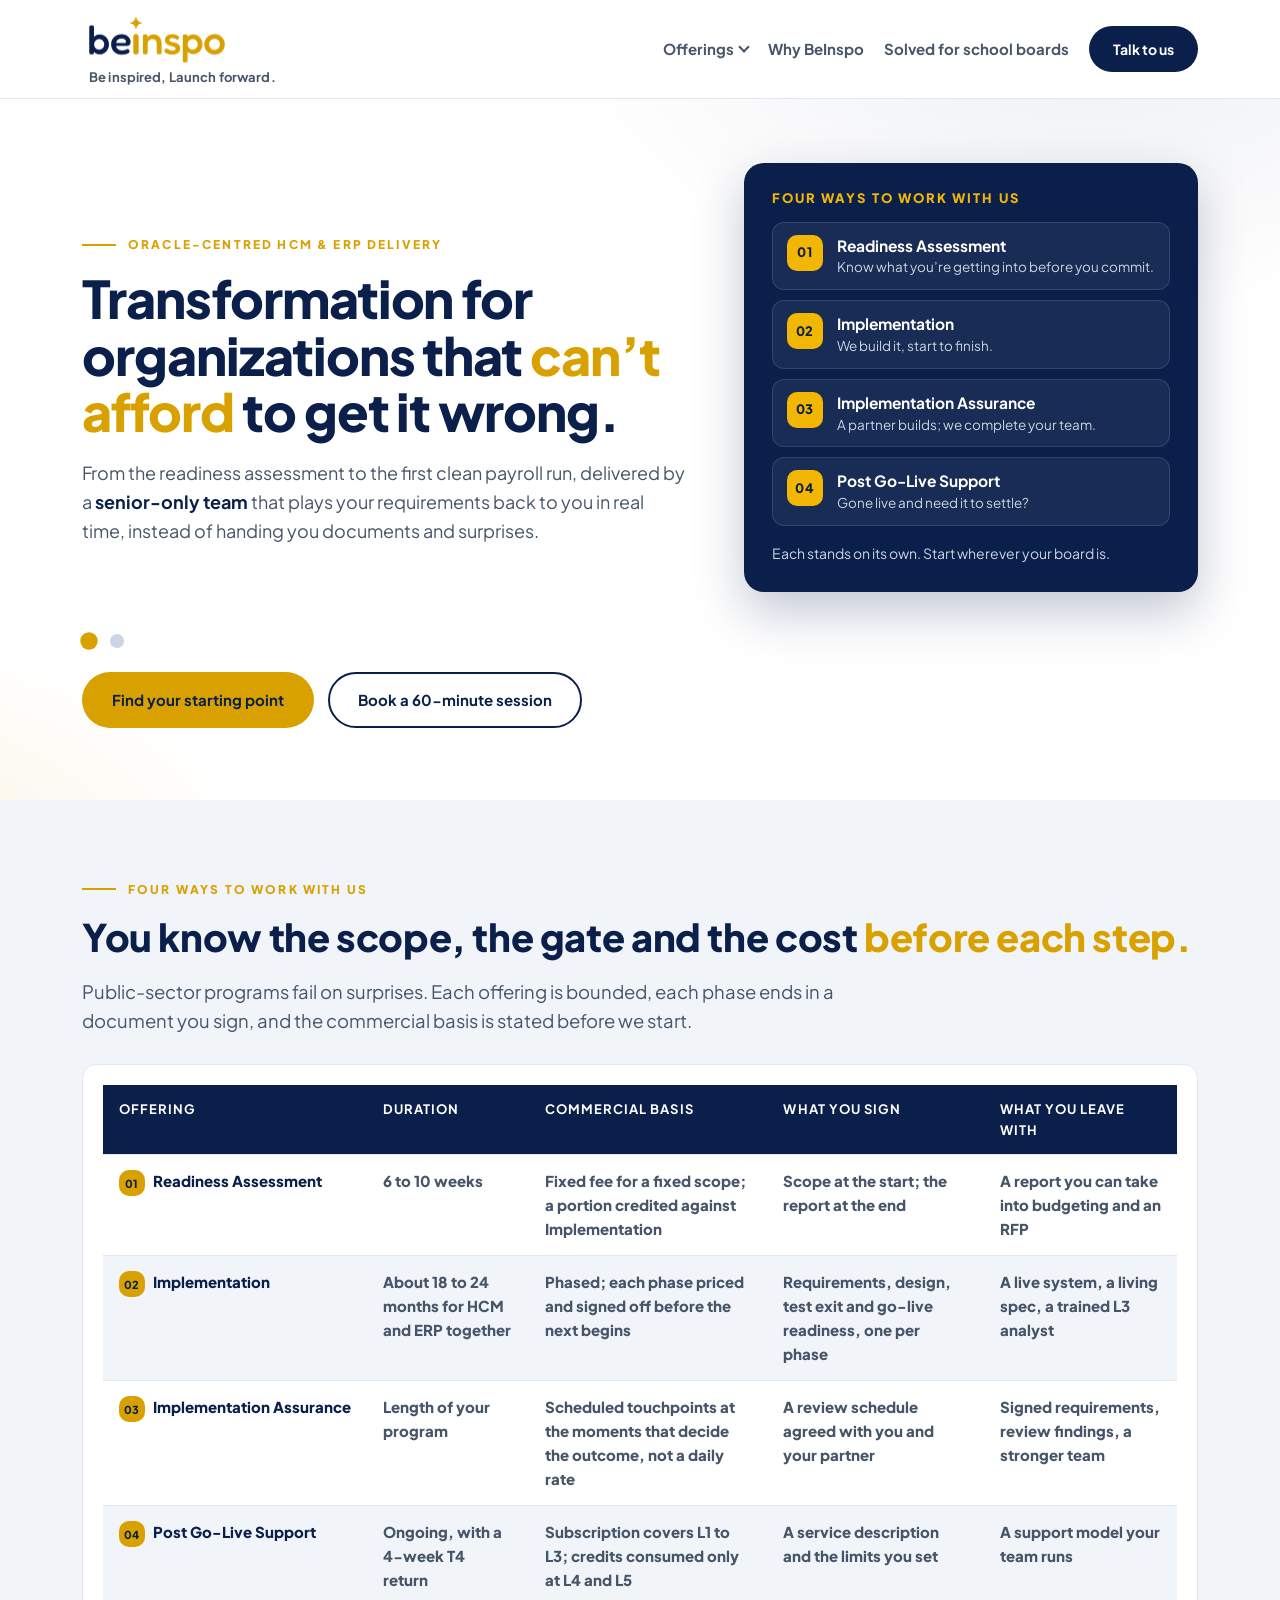
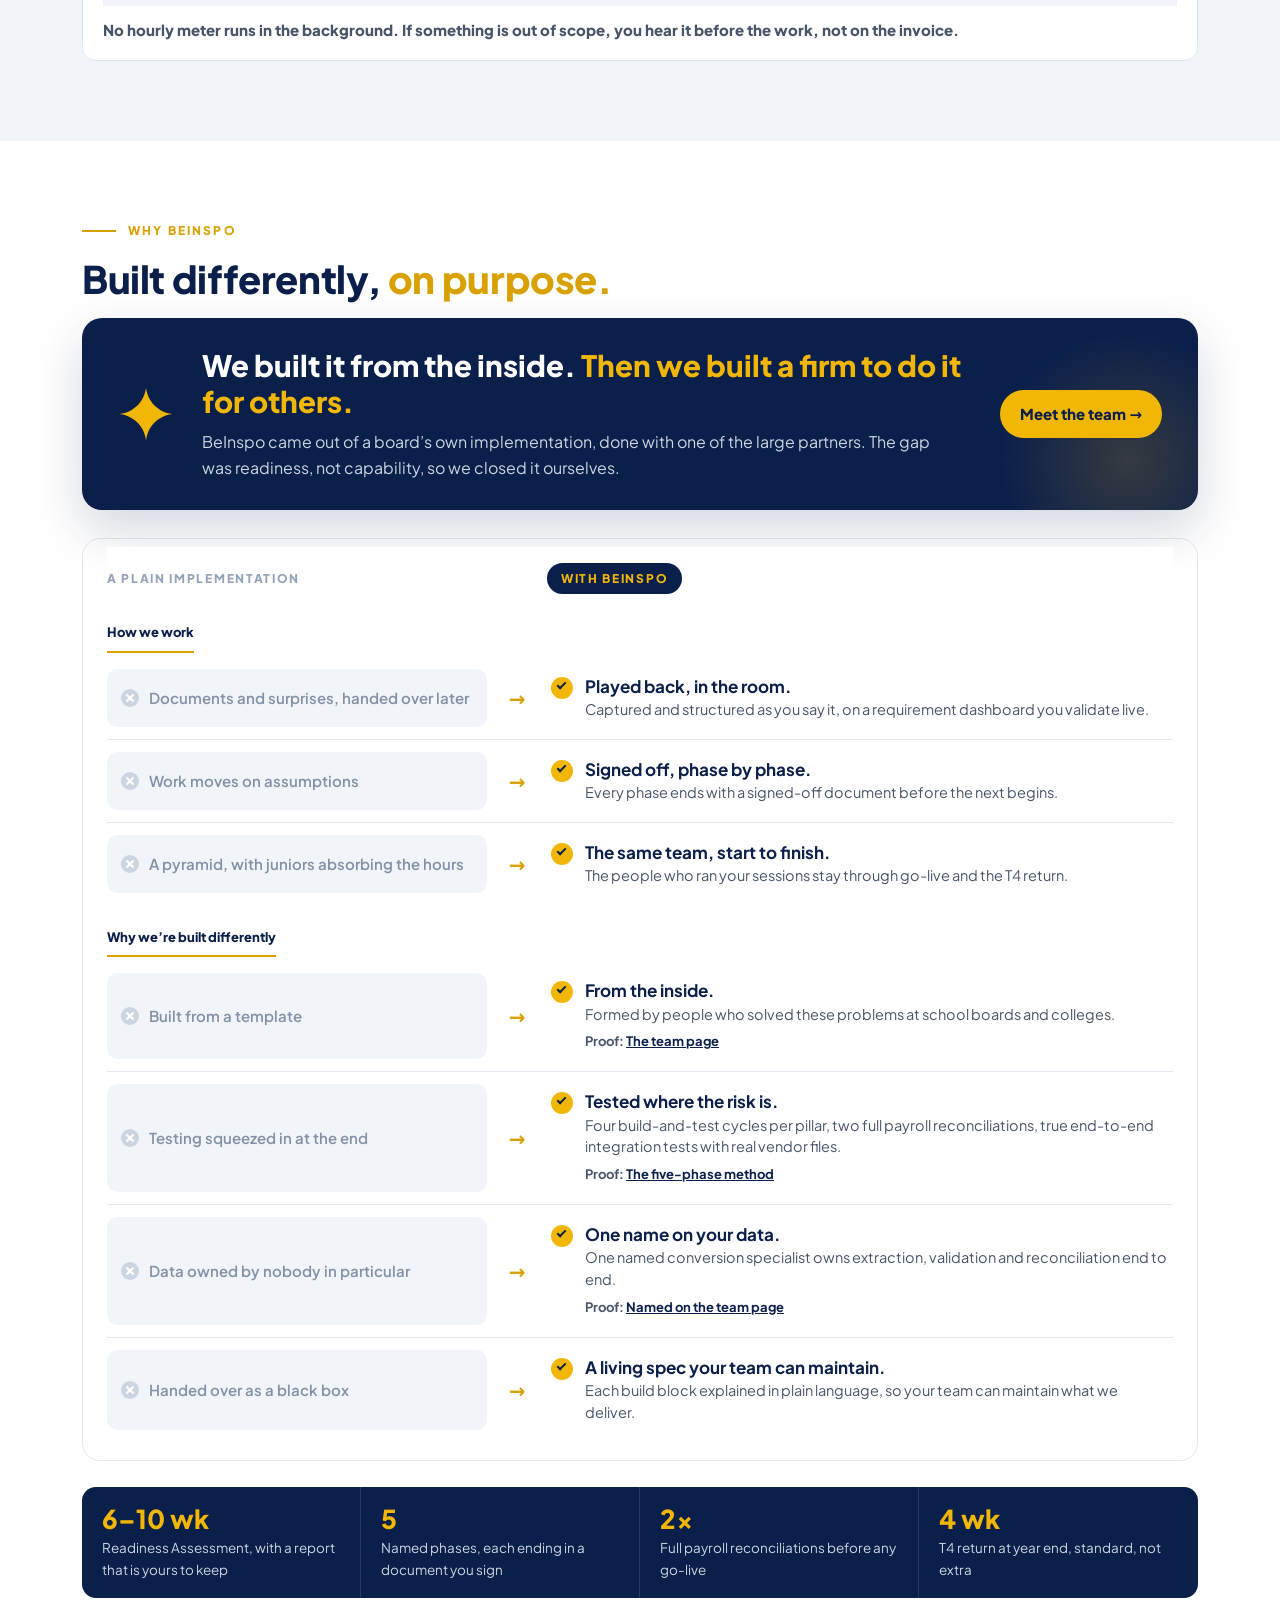
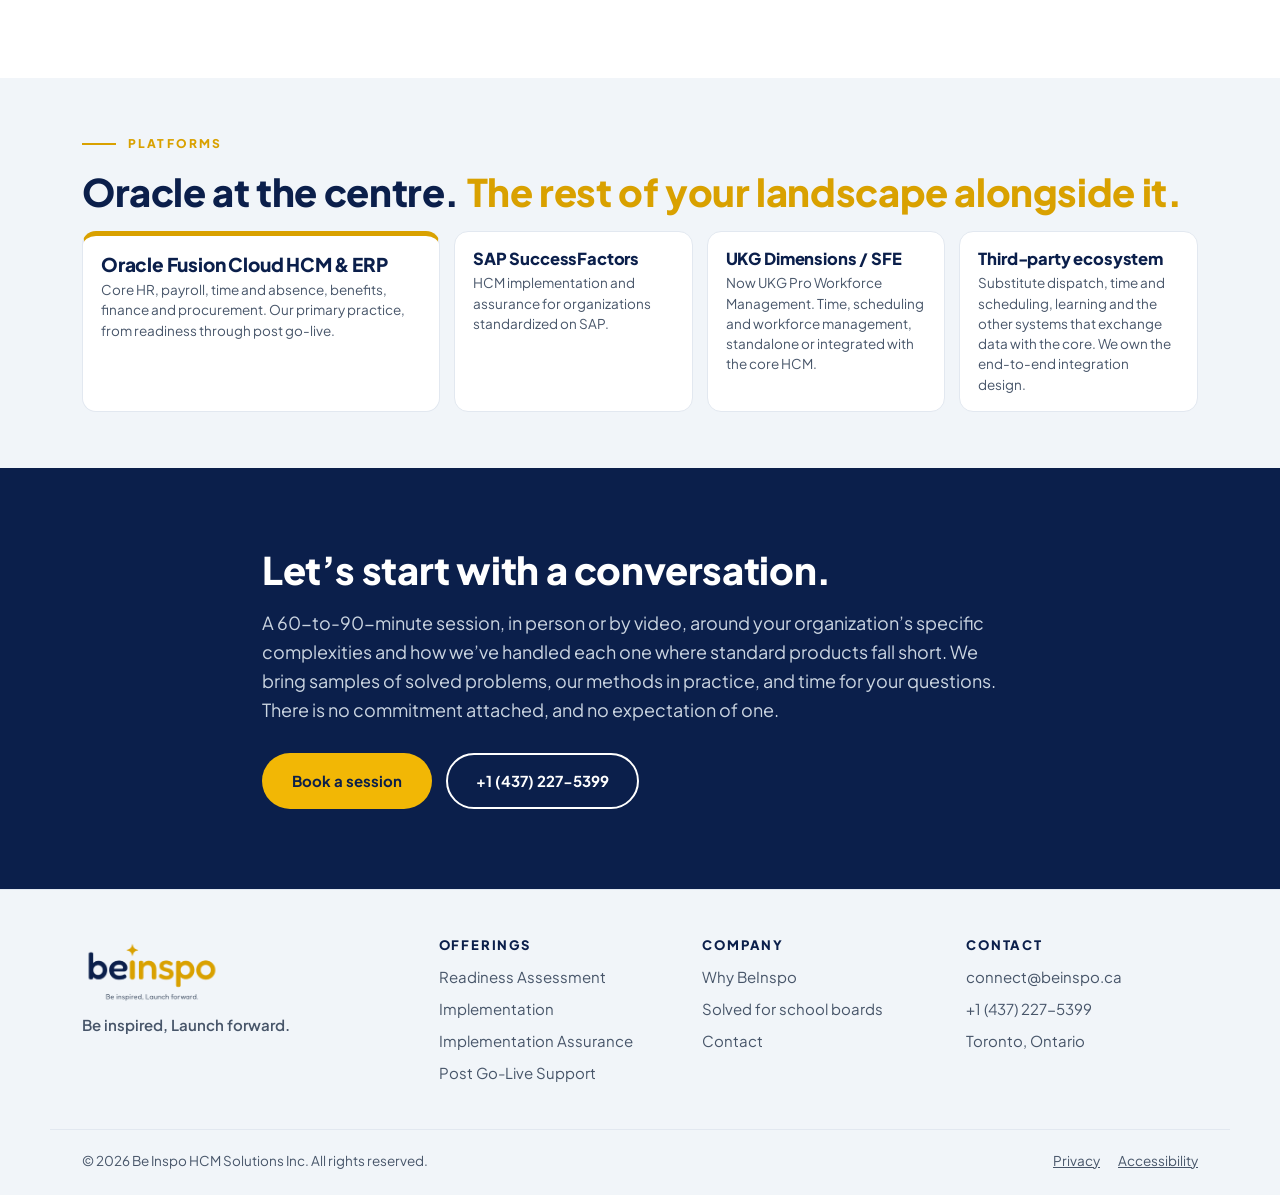
<file: index.html>
<!DOCTYPE html>
<html lang="en-CA">
<head>
  <meta charset="UTF-8">
  <meta name="viewport" content="width=device-width, initial-scale=1">
  <title>HCM &amp; ERP implementation for school boards | BeInspo</title>
  <meta name="description" content="Oracle-centred HCM and ERP implementation for Canadian school boards and the public sector, by people who solved these problems inside boards.">
  <link rel="icon" type="image/svg+xml" href="assets/favicon.svg">
  <link rel="stylesheet" href="css/styles.css?v=20261103j">
  <link rel="stylesheet" href="css/pages.css?v=20261024c">
  <link rel="stylesheet" href="css/merge.css?v=20261103p">
</head>
<body>
<a class="skip-link" href="#main">Skip to content</a>

<header class="site-header">
  <div class="wrap nav-in">
    <a class="brand" href="index.html" aria-label="BeInspo home">
      <span class="brand-mark"><img src="assets/beinspo-logo.png" alt="BeInspo" width="1200" height="600"></span>
      <span class="brand-tag">Be inspired, Launch forward.</span>
    </a>
    <button class="nav-toggle" aria-expanded="false" aria-controls="site-nav">
      <span class="nav-toggle-bar" aria-hidden="true"></span><span class="sr-only">Menu</span>
    </button>
    <nav id="site-nav" class="site-nav" aria-label="Primary">
      <ul class="nav-links">
        <li class="has-dropdown">
          <button class="nav-link dropdown-toggle" aria-expanded="false" aria-controls="engage-menu">Offerings <span class="chev" aria-hidden="true"></span></button>
          <ul id="engage-menu" class="dropdown">
            <li><a href="readiness-assessment.html"><strong>01 Readiness Assessment</strong><span>Know what you&rsquo;re getting into before you commit.</span></a></li>
            <li><a href="implementation.html"><strong>02 Implementation</strong><span>We build it, start to finish.</span></a></li>
            <li><a href="implementation-assurance.html"><strong>03 Implementation Assurance</strong><span>A partner builds; we complete your team.</span></a></li>
            <li><a href="post-go-live-support.html"><strong>04 Post Go-Live Support</strong><span>Gone live and need it to settle?</span></a></li>
          </ul>
        </li>
        <li><a class="nav-link" href="index.html#why-beinspo">Why BeInspo</a></li>
        <li><a class="nav-link" href="school-boards.html">Solved for school boards</a></li>
        <!-- <li><a class="nav-link" href="team.html">Our Team</a></li> -->
        <li class="nav-cta-item"><a class="btn btn-navy btn-sm" href="contact.html">Talk to us</a></li>
      </ul>
    </nav>
  </div>
</header>

<main id="main">

  <!-- Hero: two slides rotate in the left column; the path card stays fixed on the right -->
  <section class="hero" aria-labelledby="hero-heading">
    <div class="wrap hero-in">
      <div class="hero-copy">
        <div class="hero-slider" data-slider>
          <div class="hero-slides" aria-live="polite">
            <article class="hero-slide is-active" id="hero-slide-1" aria-roledescription="slide" aria-label="1 of 2">
              <p class="eyebrow">Oracle-centred HCM &amp; ERP delivery</p>
              <h1 id="hero-heading">Transformation for organizations that <em>can&rsquo;t afford</em> to get it wrong.</h1>
              <p class="lede">From the readiness assessment to the first clean payroll run, delivered by a <strong>senior-only team</strong> that plays your requirements back to you in real time, instead of handing you documents and surprises.</p>
            </article>
            <article class="hero-slide" id="hero-slide-2" aria-roledescription="slide" aria-label="2 of 2" aria-hidden="true">
              <p class="eyebrow">HCM &amp; ERP implementation for school boards and the public sector</p>
              <p class="h1">HCM and ERP implementation, <em class="em-plain">by people who ran it inside school boards.</em></p>
              <p class="lede">Oracle-centred delivery for Canadian school boards and public-sector bodies. We arrive with the school-board problems already solved, so your program&rsquo;s time goes into what is unique to your board, and the same senior team stays from the first session through two go-live cycles and the T4 return.</p>
            </article>
          </div>
          <div class="slider-dots" role="group" aria-label="Choose message">
            <button type="button" class="slider-dot is-active" data-slide-to="0" aria-label="Message 1" aria-pressed="true"></button>
            <button type="button" class="slider-dot" data-slide-to="1" aria-label="Message 2" aria-pressed="false"></button>
          </div>
          <div class="btn-row">
            <a class="btn btn-yellow" href="#engagement">Find your starting point</a>
            <a class="btn btn-outline" href="contact.html">Book a 60-minute session</a>
          </div>
        </div>
      </div>
      <aside class="hero-card" aria-labelledby="path-card-heading">
        <h2 id="path-card-heading" class="hero-card-title">Four ways to work with us</h2>
        <ol class="path-list">
          <li><a href="readiness-assessment.html"><span class="badge">01</span><span class="path-text"><strong>Readiness Assessment</strong>Know what you&rsquo;re getting into before you commit.</span></a></li>
          <li><a href="implementation.html"><span class="badge">02</span><span class="path-text"><strong>Implementation</strong>We build it, start to finish.</span></a></li>
          <li><a href="implementation-assurance.html"><span class="badge">03</span><span class="path-text"><strong>Implementation Assurance</strong>A partner builds; we complete your team.</span></a></li>
          <li><a href="post-go-live-support.html"><span class="badge">04</span><span class="path-text"><strong>Post Go-Live Support</strong>Gone live and need it to settle?</span></a></li>
        </ol>
        <p class="hero-card-foot">Each stands on its own. Start wherever your board is.</p>
      </aside>
    </div>
  </section>

  <!-- Four ways, compared -->
  <section class="section section-grey" id="engagement" aria-labelledby="engage-heading">
    <div class="wrap">
      <span id="offerings" class="anchor" aria-hidden="true"></span><span id="path" class="anchor" aria-hidden="true"></span>
      <p class="eyebrow">Four ways to work with us</p>
      <h2 id="engage-heading">You know the scope, the gate and the cost <em>before each step.</em></h2>
      <p class="intro">Public-sector programs fail on surprises. Each offering is bounded, each phase ends in a document you sign, and the commercial basis is stated before we start.</p>
      <div class="compare compare-open">
        <div class="table-scroll">
          <table class="model-table compare-table">
            <thead><tr><th scope="col">Offering</th><th scope="col">Duration</th><th scope="col">Commercial basis</th><th scope="col">What you sign</th><th scope="col">What you leave with</th></tr></thead>
            <tbody>
            <tr><th scope="row"><span class="badge">01</span>Readiness Assessment</th><td>6 to 10 weeks</td><td>Fixed fee for a fixed scope; a portion credited against Implementation</td><td>Scope at the start; the report at the end</td><td>A report you can take into budgeting and an RFP</td></tr>
            <tr><th scope="row"><span class="badge">02</span>Implementation</th><td>About 18 to 24 months for HCM and ERP together</td><td>Phased; each phase priced and signed off before the next begins</td><td>Requirements, design, test exit and go-live readiness, one per phase</td><td>A live system, a living spec, a trained L3 analyst</td></tr>
            <tr><th scope="row"><span class="badge">03</span>Implementation Assurance</th><td>Length of your program</td><td>Scheduled touchpoints at the moments that decide the outcome, not a daily rate</td><td>A review schedule agreed with you and your partner</td><td>Signed requirements, review findings, a stronger team</td></tr>
            <tr><th scope="row"><span class="badge">04</span>Post Go-Live Support</th><td>Ongoing, with a 4-week T4 return</td><td>Subscription covers L1 to L3; credits consumed only at L4 and L5</td><td>A service description and the limits you set</td><td>A support model your team runs</td></tr>
            </tbody>
          </table>
        </div>
        <p class="table-note">No hourly meter runs in the background. If something is out of scope, you hear it before the work, not on the invoice.</p>
      </div>
    </div>
  </section>

  <!-- Why BeInspo: story banner + plain-vs-BeInspo contrast -->
  <section class="section" id="why-beinspo" aria-labelledby="why-heading">
    <div class="wrap">
      <span id="how-we-work" class="anchor" aria-hidden="true"></span><span id="proof" class="anchor" aria-hidden="true"></span>
      <p class="eyebrow">Why BeInspo</p>
      <h2 id="why-heading">Built differently, <em>on purpose.</em></h2>

      <div class="story">
        <svg class="story-spark" viewBox="0 0 64 64" aria-hidden="true"><path d="M32 2c2 16 14 28 30 30-16 2-28 14-30 30-2-16-14-28-30-30C18 30 30 18 32 2z" fill="#F2B705"/></svg>
        <div class="story-text">
          <p class="story-quote">We built it from the inside. <span>Then we built a firm to do it for others.</span></p>
          <p class="story-body">BeInspo came out of a board&rsquo;s own implementation, done with one of the large partners. The gap was readiness, not capability, so we closed it ourselves.</p>
        </div>
        <a class="story-link" href="team.html">Meet the team <span aria-hidden="true">&rarr;</span></a>
      </div>

      <div class="vs" role="table" aria-label="A plain implementation compared with BeInspo">
        <div class="vs-head" role="row">
          <span class="vs-h-plain" role="columnheader">A plain implementation</span>
          <span aria-hidden="true"></span>
          <span class="vs-h-ours" role="columnheader">With BeInspo</span>
        </div>
        <div class="vs-group">
          <p class="vs-label">How we work</p>
          <div class="vs-row">
            <div class="vs-plain"><span class="vs-x" aria-hidden="true"></span><span>Documents and surprises, handed over later</span></div>
            <div class="vs-arrow" aria-hidden="true">&rarr;</div>
            <div class="vs-ours"><span class="vs-check" aria-hidden="true"></span><div><strong>Played back, in the room.</strong><span>Captured and structured as you say it, on a requirement dashboard you validate live.</span></div></div>
          </div>
          <div class="vs-row">
            <div class="vs-plain"><span class="vs-x" aria-hidden="true"></span><span>Work moves on assumptions</span></div>
            <div class="vs-arrow" aria-hidden="true">&rarr;</div>
            <div class="vs-ours"><span class="vs-check" aria-hidden="true"></span><div><strong>Signed off, phase by phase.</strong><span>Every phase ends with a signed-off document before the next begins.</span></div></div>
          </div>
          <div class="vs-row">
            <div class="vs-plain"><span class="vs-x" aria-hidden="true"></span><span>A pyramid, with juniors absorbing the hours</span></div>
            <div class="vs-arrow" aria-hidden="true">&rarr;</div>
            <div class="vs-ours"><span class="vs-check" aria-hidden="true"></span><div><strong>The same team, start to finish.</strong><span>The people who ran your sessions stay through go-live and the T4 return.</span></div></div>
          </div>
        </div>
        <div class="vs-group">
          <p class="vs-label">Why we&rsquo;re built differently</p>
          <div class="vs-row">
            <div class="vs-plain"><span class="vs-x" aria-hidden="true"></span><span>Built from a template</span></div>
            <div class="vs-arrow" aria-hidden="true">&rarr;</div>
            <div class="vs-ours"><span class="vs-check" aria-hidden="true"></span><div><strong>From the inside.</strong><span>Formed by people who solved these problems at school boards and colleges.</span><em class="vs-proof">Proof: <a href="team.html">The team page</a></em></div></div>
          </div>
          <div class="vs-row">
            <div class="vs-plain"><span class="vs-x" aria-hidden="true"></span><span>Testing squeezed in at the end</span></div>
            <div class="vs-arrow" aria-hidden="true">&rarr;</div>
            <div class="vs-ours"><span class="vs-check" aria-hidden="true"></span><div><strong>Tested where the risk is.</strong><span>Four build-and-test cycles per pillar, two full payroll reconciliations, true end-to-end integration tests with real vendor files.</span><em class="vs-proof">Proof: <a href="implementation.html">The five-phase method</a></em></div></div>
          </div>
          <div class="vs-row">
            <div class="vs-plain"><span class="vs-x" aria-hidden="true"></span><span>Data owned by nobody in particular</span></div>
            <div class="vs-arrow" aria-hidden="true">&rarr;</div>
            <div class="vs-ours"><span class="vs-check" aria-hidden="true"></span><div><strong>One name on your data.</strong><span>One named conversion specialist owns extraction, validation and reconciliation end to end.</span><em class="vs-proof">Proof: <a href="team.html">Named on the team page</a></em></div></div>
          </div>
          <div class="vs-row">
            <div class="vs-plain"><span class="vs-x" aria-hidden="true"></span><span>Handed over as a black box</span></div>
            <div class="vs-arrow" aria-hidden="true">&rarr;</div>
            <div class="vs-ours"><span class="vs-check" aria-hidden="true"></span><div><strong>A living spec your team can maintain.</strong><span>Each build block explained in plain language, so your team can maintain what we deliver.</span></div></div>
          </div>
        </div>
      </div>

      <ul class="promises" aria-label="What is standard">
        <li><b>6&ndash;10 wk</b><span>Readiness Assessment, with a report that is yours to keep</span></li>
        <li><b>5</b><span>Named phases, each ending in a document you sign</span></li>
        <li><b>2&times;</b><span>Full payroll reconciliations before any go-live</span></li>
        <li><b>4 wk</b><span>T4 return at year end, standard, not extra</span></li>
      </ul>
    </div>
  </section>

  <!-- Platforms: compact strip -->
  <section class="section section-grey section-tight" id="platforms" aria-labelledby="platforms-heading">
    <div class="wrap">
      <p class="eyebrow">Platforms</p>
      <h2 id="platforms-heading">Oracle at the centre. <em>The rest of your landscape alongside it.</em></h2>
      <ul class="plat-strip">
        <li class="plat plat-main"><h3>Oracle Fusion Cloud HCM &amp; ERP</h3><p>Core HR, payroll, time and absence, benefits, finance and procurement. Our primary practice, from readiness through post go-live.</p></li>
        <li class="plat"><h3>SAP SuccessFactors</h3><p>HCM implementation and assurance for organizations standardized on SAP.</p></li>
        <li class="plat"><h3>UKG Dimensions / SFE</h3><p>Now UKG Pro Workforce Management. Time, scheduling and workforce management, standalone or integrated with the core HCM.</p></li>
        <li class="plat"><h3>Third-party ecosystem</h3><p>Substitute dispatch, time and scheduling, learning and the other systems that exchange data with the core. We own the end-to-end integration design.</p></li>
      </ul>
    </div>
  </section>

  <!-- Closing block -->
  <section class="closing" id="contact" aria-labelledby="closing-heading">
    <div class="wrap closing-in">
      <h2 id="closing-heading">Let&rsquo;s start with a conversation.</h2>
      <p>A 60-to-90-minute session, in person or by video, around your organization&rsquo;s specific complexities and how we&rsquo;ve handled each one where standard products fall short. We bring samples of solved problems, our methods in practice, and time for your questions. There is no commitment attached, and no expectation of one.</p>
      <div class="btn-row">
        <a class="btn btn-bright" href="contact.html">Book a session</a>
        <a class="btn btn-outline-light" href="tel:+14372275399">+1 (437) 227-5399</a>
      </div>
    </div>
  </section>

</main>

<footer class="site-footer">
  <div class="wrap footer-in">
    <div class="footer-brand">
      <img src="assets/beinspo-logo.png" alt="BeInspo" width="160" height="80">
      <p class="tagline">Be inspired, Launch forward.</p>
    </div>
    <nav class="footer-col" aria-label="Offerings">
      <h2>Offerings</h2>
      <ul>
        <li><a href="readiness-assessment.html">Readiness Assessment</a></li>
        <li><a href="implementation.html">Implementation</a></li>
        <li><a href="implementation-assurance.html">Implementation Assurance</a></li>
        <li><a href="post-go-live-support.html">Post Go-Live Support</a></li>
      </ul>
    </nav>
    <nav class="footer-col" aria-label="Company">
      <h2>Company</h2>
      <ul>
        <li><a href="index.html#why-beinspo">Why BeInspo</a></li>
        <li><a href="school-boards.html">Solved for school boards</a></li>
        <!-- <li><a href="team.html">Our Team</a></li> -->
        <li><a href="contact.html">Contact</a></li>
      </ul>
    </nav>
    <div class="footer-col">
      <h2>Contact</h2>
      <ul>
        <li><a href="mailto:connect@beinspo.ca">connect@beinspo.ca</a></li>
        <li><a href="tel:+14372275399">+1 (437) 227-5399</a></li>
        <li>Toronto, Ontario</li>
      </ul>
    </div>
  </div>
  <div class="wrap footer-legal">
    <p>&copy; 2026 Be Inspo HCM Solutions Inc. All rights reserved.</p>
    <ul>
      <li><a href="privacy.html">Privacy</a></li>
      <li><a href="accessibility.html">Accessibility</a></li>
    </ul>
  </div>
</footer>

<script src="js/main.js?v=20261024c"></script>
</body>
</html>
</file>
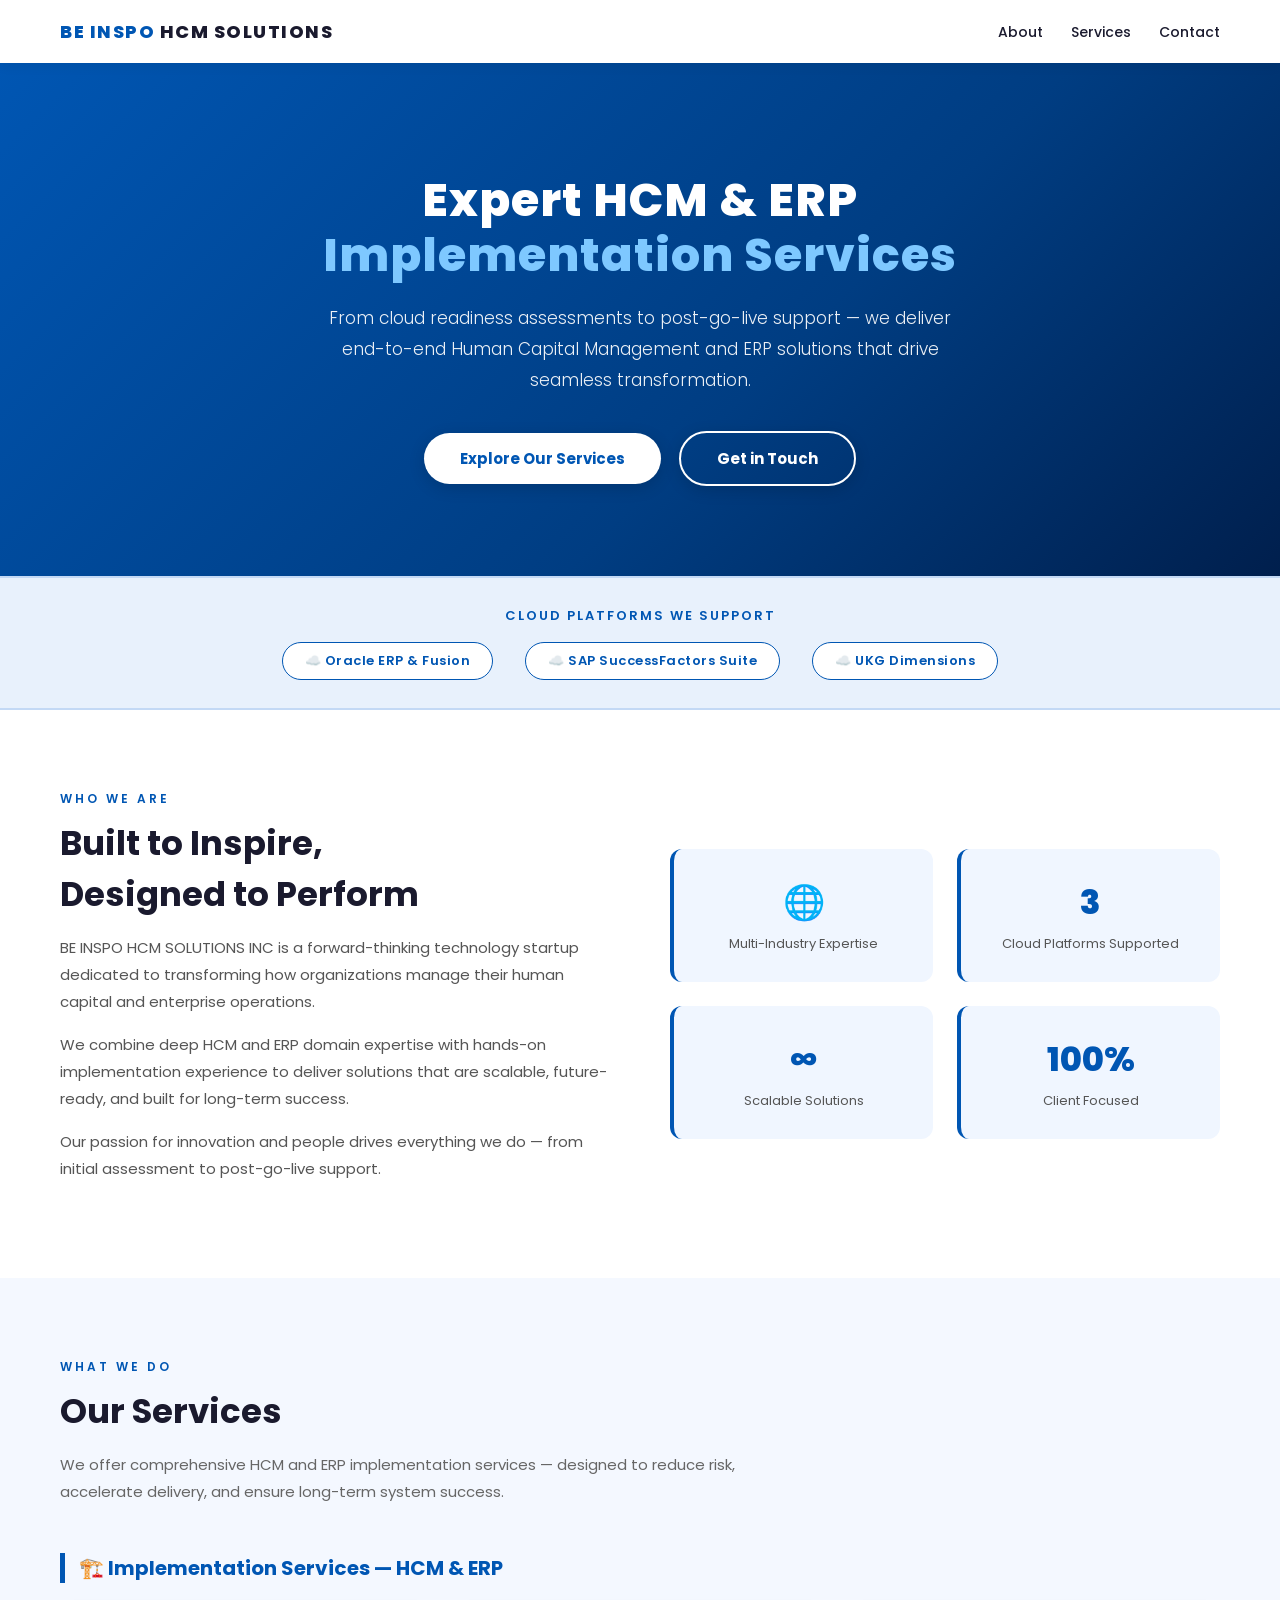
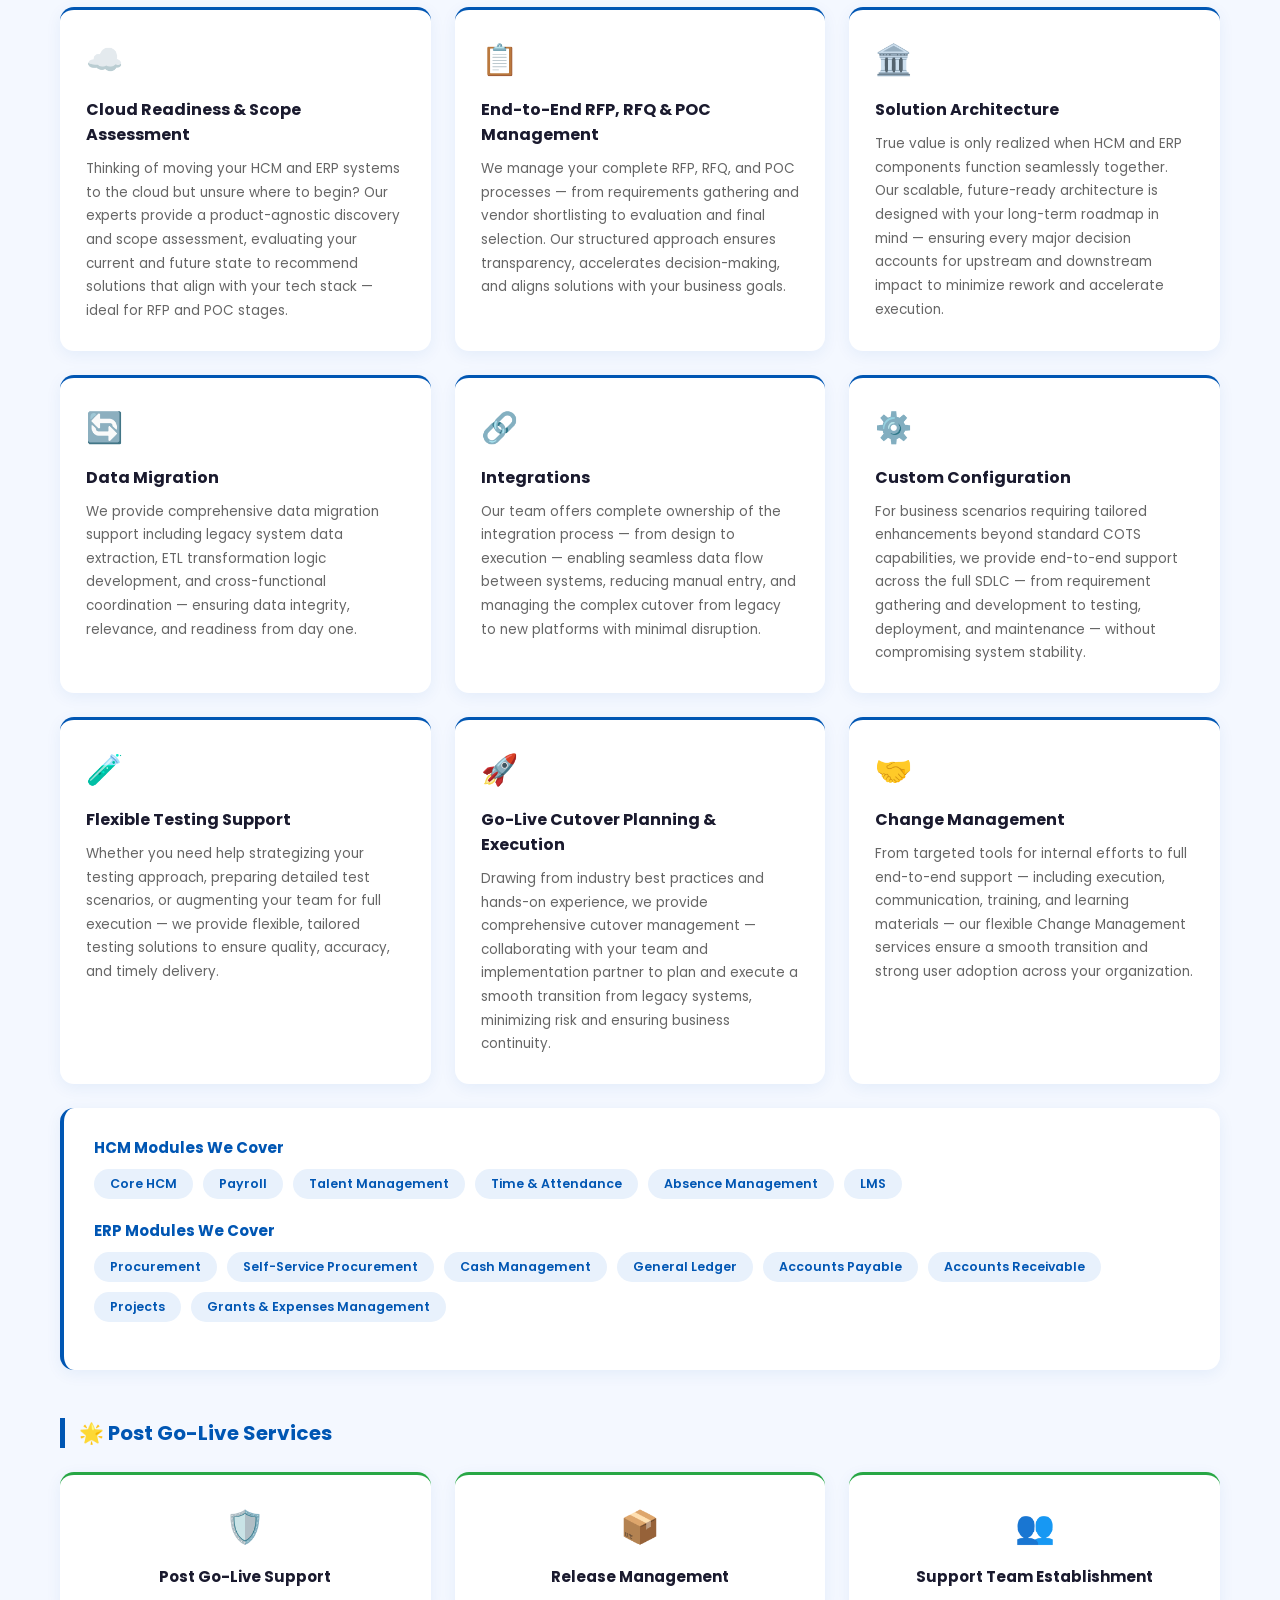
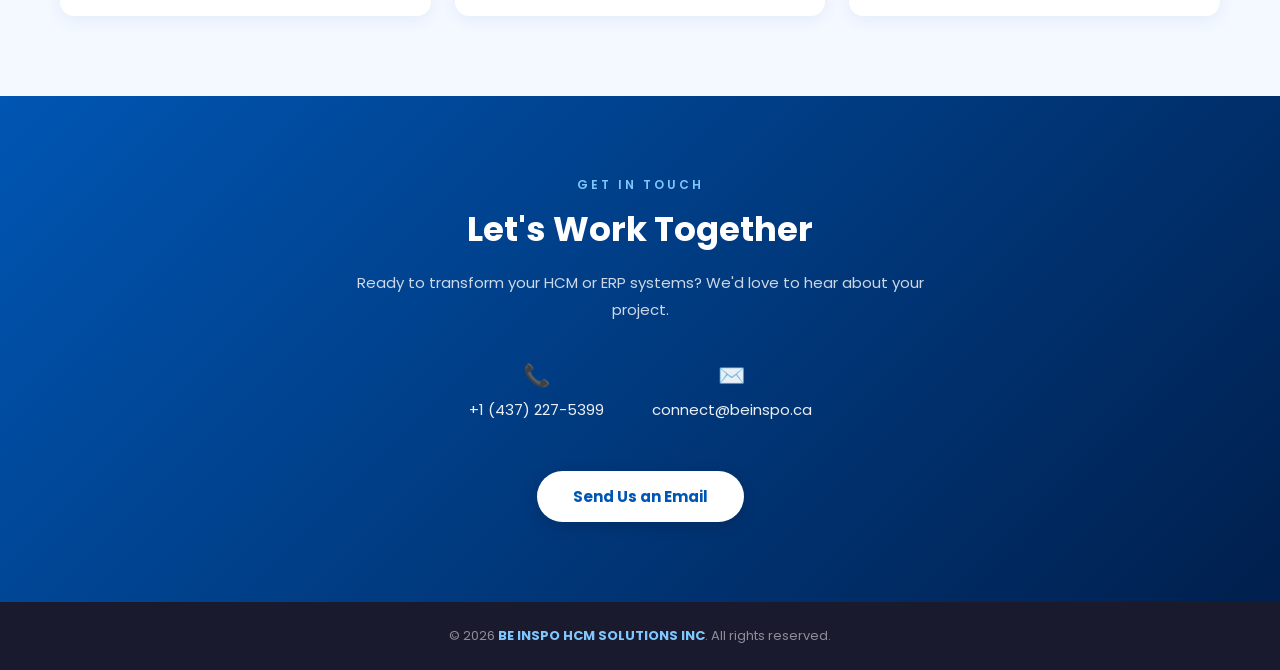
<file: archive/index.html>
<!DOCTYPE html>
<html lang="en">
<head>
  <meta charset="UTF-8" />
  <meta name="viewport" content="width=device-width, initial-scale=1.0"/>
  <title>BE INSPO HCM SOLUTIONS INC</title>
  <link href="https://fonts.googleapis.com/css2?family=Poppins:wght@300;400;600;700;800&display=swap" rel="stylesheet"/>
  <style>
    * { margin: 0; padding: 0; box-sizing: border-box; }
    body { font-family: 'Poppins', sans-serif; color: #1a1a2e; background: #f9f9f9; }

    /* NAV */
    nav {
      display: flex; justify-content: space-between; align-items: center;
      padding: 18px 60px; background: #fff;
      box-shadow: 0 2px 12px rgba(0,0,0,0.07);
      position: sticky; top: 0; z-index: 100;
    }
    .logo { font-size: 18px; font-weight: 800; color: #0056b3; letter-spacing: 1.5px; }
    .logo span { color: #1a1a2e; }
    nav ul { list-style: none; display: flex; gap: 28px; }
    nav ul li a { text-decoration: none; color: #1a1a2e; font-size: 14px; font-weight: 500; transition: color 0.2s; }
    nav ul li a:hover { color: #0056b3; }

    /* HERO */
    .hero {
      background: linear-gradient(135deg, #0056b3 0%, #003d82 60%, #001f4d 100%);
      color: #fff; text-align: center; padding: 110px 40px 90px;
    }
    .hero h1 { font-size: 46px; font-weight: 800; letter-spacing: 1px; line-height: 1.2; margin-bottom: 20px; }
    .hero h1 span { color: #7ec8ff; }
    .hero p { font-size: 17px; font-weight: 300; max-width: 640px; margin: 0 auto 36px; line-height: 1.8; opacity: 0.92; }
    .btn {
      display: inline-block; padding: 14px 36px; background: #fff; color: #0056b3;
      font-weight: 700; font-size: 15px; border-radius: 30px; text-decoration: none;
      transition: transform 0.2s, box-shadow 0.2s; box-shadow: 0 4px 16px rgba(0,0,0,0.15);
    }
    .btn:hover { transform: translateY(-2px); box-shadow: 0 8px 24px rgba(0,0,0,0.2); }
    .btn-outline { background: transparent; color: #fff; border: 2px solid #fff; margin-left: 14px; }
    .btn-outline:hover { background: #fff; color: #0056b3; }

    /* SECTIONS */
    section { padding: 80px 60px; }
    .section-label { font-size: 12px; font-weight: 600; letter-spacing: 3px; color: #0056b3; text-transform: uppercase; margin-bottom: 10px; }
    h2 { font-size: 34px; font-weight: 700; color: #1a1a2e; margin-bottom: 14px; }
    .sub { font-size: 15px; color: #666; max-width: 620px; line-height: 1.8; margin-bottom: 50px; }

    /* ABOUT */
    .about { background: #fff; }
    .about-grid { display: grid; grid-template-columns: 1fr 1fr; gap: 60px; align-items: center; }
    .about-text p { font-size: 15px; color: #555; line-height: 1.8; margin-bottom: 16px; }
    .about-stats { display: grid; grid-template-columns: 1fr 1fr; gap: 24px; }
    .stat-box { background: #f0f6ff; border-radius: 12px; padding: 28px 24px; text-align: center; border-left: 4px solid #0056b3; }
    .stat-box h3 { font-size: 34px; font-weight: 800; color: #0056b3; }
    .stat-box p { font-size: 13px; color: #555; margin-top: 6px; }

    /* CLOUD BANNER */
    .cloud-banner {
      background: #e8f1fc; padding: 28px 60px; text-align: center;
      border-top: 2px solid #c3d9f5; border-bottom: 2px solid #c3d9f5;
    }
    .cloud-banner p { font-size: 13px; font-weight: 600; letter-spacing: 2px; color: #0056b3; text-transform: uppercase; margin-bottom: 16px; }
    .cloud-logos { display: flex; justify-content: center; gap: 32px; flex-wrap: wrap; }
    .cloud-tag {
      background: #fff; border: 1.5px solid #0056b3; color: #0056b3;
      border-radius: 20px; padding: 8px 22px; font-size: 13px; font-weight: 600;
      letter-spacing: 0.5px;
    }

    /* SERVICES */
    .services { background: #f4f8ff; }
    .services-intro { max-width: 700px; margin-bottom: 48px; }

    /* Category header */
    .cat-title {
      font-size: 20px; font-weight: 700; color: #0056b3;
      border-left: 5px solid #0056b3; padding-left: 14px;
      margin: 48px 0 24px;
    }

    /* Service cards grid */
    .service-grid { display: grid; grid-template-columns: repeat(auto-fill, minmax(300px, 1fr)); gap: 24px; }
    .service-card {
      background: #fff; border-radius: 14px; padding: 28px 26px;
      box-shadow: 0 4px 16px rgba(0,86,179,0.07);
      transition: transform 0.2s, box-shadow 0.2s;
      border-top: 3px solid #0056b3;
    }
    .service-card:hover { transform: translateY(-5px); box-shadow: 0 10px 28px rgba(0,86,179,0.14); }
    .service-card .icon { font-size: 30px; margin-bottom: 14px; }
    .service-card h3 { font-size: 16px; font-weight: 700; color: #1a1a2e; margin-bottom: 10px; }
    .service-card p { font-size: 13.5px; color: #666; line-height: 1.75; }

    /* Modules */
    .modules-box {
      background: #fff; border-radius: 14px; padding: 28px 30px;
      box-shadow: 0 4px 16px rgba(0,86,179,0.07); margin-top: 24px;
      border-left: 4px solid #0056b3;
    }
    .modules-box h4 { font-size: 15px; font-weight: 700; color: #0056b3; margin-bottom: 10px; }
    .module-tags { display: flex; flex-wrap: wrap; gap: 10px; margin-bottom: 20px; }
    .module-tag {
      background: #e8f1fc; color: #0056b3; border-radius: 20px;
      padding: 6px 16px; font-size: 12.5px; font-weight: 600;
    }

    /* Post go-live */
    .post-cards { display: flex; gap: 24px; flex-wrap: wrap; margin-top: 10px; }
    .post-card {
      background: #fff; border-radius: 14px; padding: 28px 26px; flex: 1; min-width: 220px;
      box-shadow: 0 4px 16px rgba(0,86,179,0.07); border-top: 3px solid #28a745; text-align: center;
      transition: transform 0.2s;
    }
    .post-card:hover { transform: translateY(-5px); }
    .post-card .icon { font-size: 32px; margin-bottom: 14px; }
    .post-card h3 { font-size: 15px; font-weight: 700; color: #1a1a2e; }

    /* TEAM */
    .team { background: #fff; text-align: center; }
    .team-grid { display: flex; justify-content: center; gap: 36px; flex-wrap: wrap; margin-top: 10px; }
    .team-card { background: #f4f8ff; border-radius: 14px; padding: 36px 28px; width: 200px; box-shadow: 0 2px 12px rgba(0,86,179,0.07); }
    .avatar {
      width: 72px; height: 72px; border-radius: 50%; background: #0056b3; color: #fff;
      font-size: 24px; font-weight: 700; display: flex; align-items: center;
      justify-content: center; margin: 0 auto 16px;
    }
    .team-card h4 { font-size: 15px; font-weight: 700; color: #1a1a2e; }
    .team-card p { font-size: 12px; color: #0056b3; margin-top: 4px; font-weight: 500; }

    /* CONTACT */
    .contact { background: linear-gradient(135deg, #0056b3, #001f4d); color: #fff; text-align: center; }
    .contact h2 { color: #fff; }
    .contact .sub { color: rgba(255,255,255,0.8); margin: 0 auto 36px; }
    .contact-info { display: flex; justify-content: center; gap: 48px; flex-wrap: wrap; margin-top: 20px; }
    .contact-item { font-size: 15px; opacity: 0.92; }
    .contact-item span { font-size: 22px; display: block; margin-bottom: 6px; }

    /* FOOTER */
    footer { background: #1a1a2e; color: rgba(255,255,255,0.5); text-align: center; padding: 24px; font-size: 13px; }
    footer strong { color: #7ec8ff; }

    @media (max-width: 768px) {
      nav { padding: 16px 20px; }
      nav ul { gap: 14px; }
      .logo { font-size: 14px; }
      .hero h1 { font-size: 28px; }
      section { padding: 60px 20px; }
      .about-grid { grid-template-columns: 1fr; }
      .cloud-banner { padding: 24px 20px; }
    }
  </style>
</head>
<body>

  <!-- NAV -->
  <nav>
    <div class="logo">BE INSPO <span>HCM SOLUTIONS</span></div>
    <ul>
      <li><a href="#about">About</a></li>
      <li><a href="#services">Services</a></li>
      <li><a href="#contact">Contact</a></li>
    </ul>
  </nav>

  <!-- HERO -->
  <section class="hero">
    <h1>Expert HCM & ERP<br><span>Implementation Services</span></h1>
    <p>From cloud readiness assessments to post-go-live support — we deliver end-to-end Human Capital Management and ERP solutions that drive seamless transformation.</p>
    <a href="#services" class="btn">Explore Our Services</a>
    <a href="#contact" class="btn btn-outline">Get in Touch</a>
  </section>

  <!-- CLOUD PRODUCTS BANNER -->
  <div class="cloud-banner">
    <p>Cloud Platforms We Support</p>
    <div class="cloud-logos">
      <span class="cloud-tag">☁️ Oracle ERP & Fusion</span>
      <span class="cloud-tag">☁️ SAP SuccessFactors Suite</span>
      <span class="cloud-tag">☁️ UKG Dimensions</span>
    </div>
  </div>

  <!-- ABOUT -->
  <section class="about" id="about">
    <div class="about-grid">
      <div class="about-text">
        <div class="section-label">Who We Are</div>
        <h2>Built to Inspire,<br>Designed to Perform</h2>
        <p>BE INSPO HCM SOLUTIONS INC is a forward-thinking technology startup dedicated to transforming how organizations manage their human capital and enterprise operations.</p>
        <p>We combine deep HCM and ERP domain expertise with hands-on implementation experience to deliver solutions that are scalable, future-ready, and built for long-term success.</p>
        <p>Our passion for innovation and people drives everything we do — from initial assessment to post-go-live support.</p>
      </div>
      <div class="about-stats">
<div class="stat-box"><h3>🌐</h3><p>Multi-Industry Expertise</p></div>
<div class="stat-box"><h3>3</h3><p>Cloud Platforms Supported</p></div>
        <div class="stat-box"><h3>∞</h3><p>Scalable Solutions</p></div>
        <div class="stat-box"><h3>100%</h3><p>Client Focused</p></div>
      </div>
    </div>
  </section>

  <!-- SERVICES -->
  <section class="services" id="services">
    <div class="section-label">What We Do</div>
    <h2>Our Services</h2>
    <p class="sub services-intro">We offer comprehensive HCM and ERP implementation services — designed to reduce risk, accelerate delivery, and ensure long-term system success.</p>

    <!-- Category 1: Implementation Services -->
    <div class="cat-title">🏗️ Implementation Services — HCM & ERP</div>
    <div class="service-grid">

      <div class="service-card">
        <div class="icon">☁️</div>
        <h3>Cloud Readiness & Scope Assessment</h3>
        <p>Thinking of moving your HCM and ERP systems to the cloud but unsure where to begin? Our experts provide a product-agnostic discovery and scope assessment, evaluating your current and future state to recommend solutions that align with your tech stack — ideal for RFP and POC stages.</p>
      </div>

      <div class="service-card">
        <div class="icon">📋</div>
        <h3>End-to-End RFP, RFQ & POC Management</h3>
        <p>We manage your complete RFP, RFQ, and POC processes — from requirements gathering and vendor shortlisting to evaluation and final selection. Our structured approach ensures transparency, accelerates decision-making, and aligns solutions with your business goals.</p>
      </div>

      <div class="service-card">
        <div class="icon">🏛️</div>
        <h3>Solution Architecture</h3>
        <p>True value is only realized when HCM and ERP components function seamlessly together. Our scalable, future-ready architecture is designed with your long-term roadmap in mind — ensuring every major decision accounts for upstream and downstream impact to minimize rework and accelerate execution.</p>
      </div>

      <div class="service-card">
        <div class="icon">🔄</div>
        <h3>Data Migration</h3>
        <p>We provide comprehensive data migration support including legacy system data extraction, ETL transformation logic development, and cross-functional coordination — ensuring data integrity, relevance, and readiness from day one.</p>
      </div>

      <div class="service-card">
        <div class="icon">🔗</div>
        <h3>Integrations</h3>
        <p>Our team offers complete ownership of the integration process — from design to execution — enabling seamless data flow between systems, reducing manual entry, and managing the complex cutover from legacy to new platforms with minimal disruption.</p>
      </div>

      <div class="service-card">
        <div class="icon">⚙️</div>
        <h3>Custom Configuration</h3>
        <p>For business scenarios requiring tailored enhancements beyond standard COTS capabilities, we provide end-to-end support across the full SDLC — from requirement gathering and development to testing, deployment, and maintenance — without compromising system stability.</p>
      </div>

      <div class="service-card">
        <div class="icon">🧪</div>
        <h3>Flexible Testing Support</h3>
        <p>Whether you need help strategizing your testing approach, preparing detailed test scenarios, or augmenting your team for full execution — we provide flexible, tailored testing solutions to ensure quality, accuracy, and timely delivery.</p>
      </div>

      <div class="service-card">
        <div class="icon">🚀</div>
        <h3>Go-Live Cutover Planning & Execution</h3>
        <p>Drawing from industry best practices and hands-on experience, we provide comprehensive cutover management — collaborating with your team and implementation partner to plan and execute a smooth transition from legacy systems, minimizing risk and ensuring business continuity.</p>
      </div>

      <div class="service-card">
        <div class="icon">🤝</div>
        <h3>Change Management</h3>
        <p>From targeted tools for internal efforts to full end-to-end support — including execution, communication, training, and learning materials — our flexible Change Management services ensure a smooth transition and strong user adoption across your organization.</p>
      </div>

    </div>

    <!-- Modules -->
    <div class="modules-box">
      <h4>HCM Modules We Cover</h4>
      <div class="module-tags">
        <span class="module-tag">Core HCM</span>
        <span class="module-tag">Payroll</span>
        <span class="module-tag">Talent Management</span>
        <span class="module-tag">Time & Attendance</span>
        <span class="module-tag">Absence Management</span>
        <span class="module-tag">LMS</span>
      </div>
      <h4>ERP Modules We Cover</h4>
      <div class="module-tags">
        <span class="module-tag">Procurement</span>
        <span class="module-tag">Self-Service Procurement</span>
        <span class="module-tag">Cash Management</span>
        <span class="module-tag">General Ledger</span>
        <span class="module-tag">Accounts Payable</span>
        <span class="module-tag">Accounts Receivable</span>
        <span class="module-tag">Projects</span>
        <span class="module-tag">Grants & Expenses Management</span>
      </div>
    </div>

    <!-- Category 2: Post Go-Live -->
    <div class="cat-title">🌟 Post Go-Live Services</div>
    <div class="post-cards">
      <div class="post-card">
        <div class="icon">🛡️</div>
        <h3>Post Go-Live Support</h3>
      </div>
      <div class="post-card">
        <div class="icon">📦</div>
        <h3>Release Management</h3>
      </div>
      <div class="post-card">
        <div class="icon">👥</div>
        <h3>Support Team Establishment</h3>
      </div>
    </div>

  </section>


  <!-- CONTACT -->
  <section class="contact" id="contact">
    <div class="section-label" style="color:#7ec8ff;">Get In Touch</div>
    <h2>Let's Work Together</h2>
    <p class="sub">Ready to transform your HCM or ERP systems? We'd love to hear about your project.</p>
    <div class="contact-info">
      <div class="contact-item"><span>📞</span>+1 (437) 227-5399</div>
      <div class="contact-item"><span>✉️</span>connect@beinspo.ca</div>
    </div>
    <br><br>
    <a href="mailto:connect@beinspo.ca" class="btn">Send Us an Email</a>
  </section>

  <!-- FOOTER -->
  <footer>
    <p>© 2026 <strong>BE INSPO HCM SOLUTIONS INC</strong>. All rights reserved.</p>
  </footer>

</body>
</html>
</file>
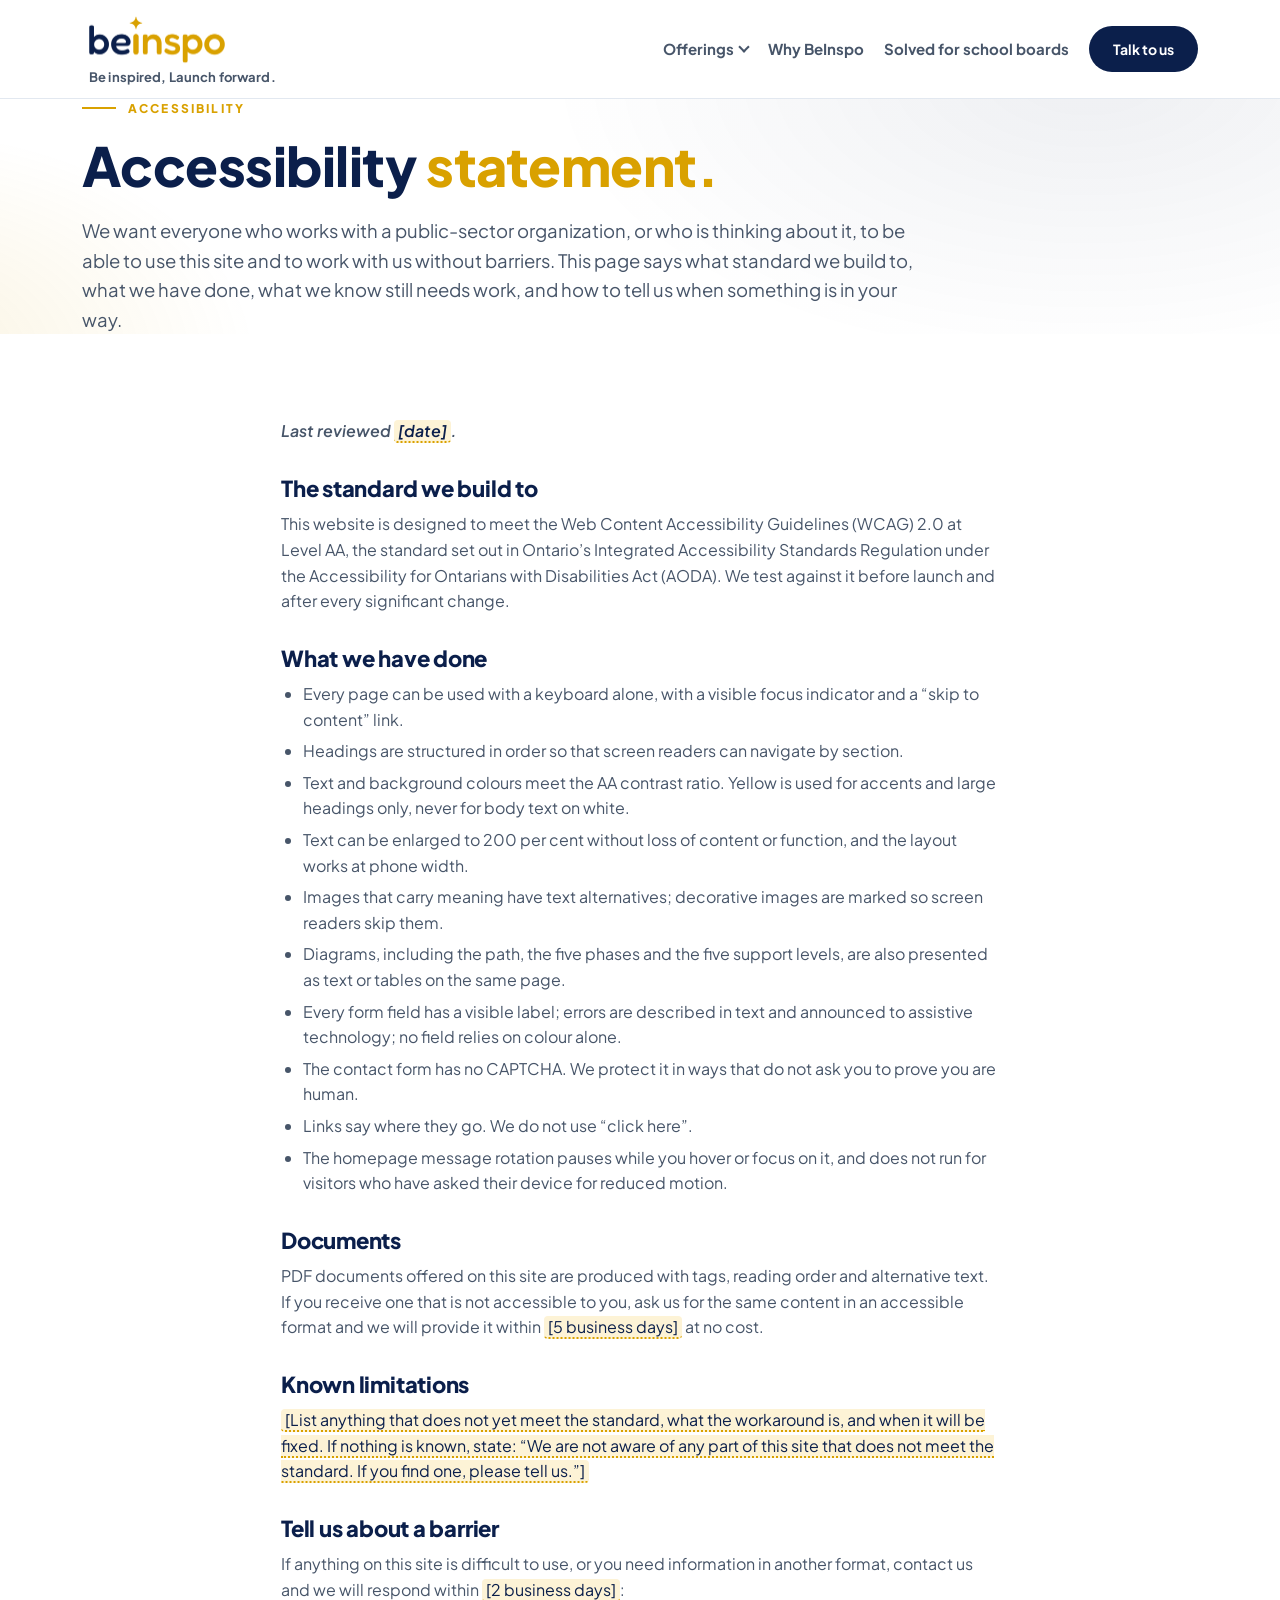
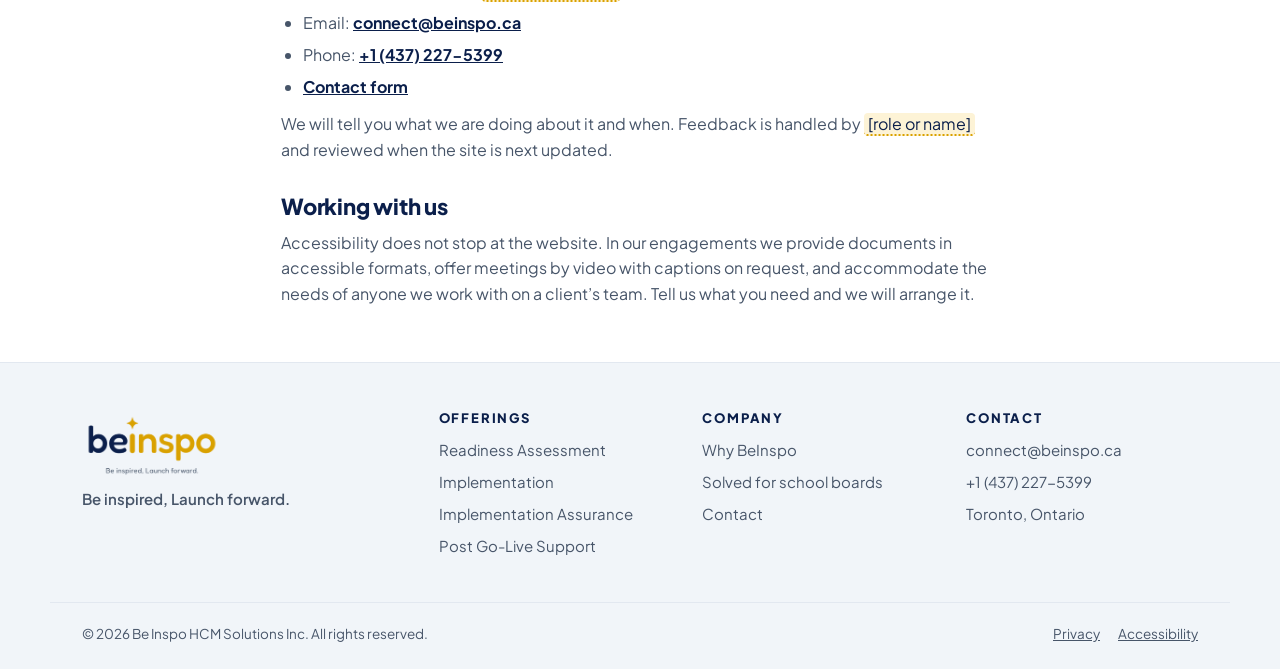
<file: accessibility.html>
<!DOCTYPE html>
<html lang="en-CA">
<head>
  <meta charset="UTF-8">
  <meta name="viewport" content="width=device-width, initial-scale=1">
  <title>Accessibility | BeInspo</title>
  <meta name="description" content="The standard this site is built to, what we have done to meet it, what still needs work, and how to tell us about a barrier.">
  <link rel="icon" type="image/svg+xml" href="assets/favicon.svg">
  <link rel="stylesheet" href="css/styles.css?v=20261103j">
  <link rel="stylesheet" href="css/pages.css?v=20261024c">
</head>
<body>
<a class="skip-link" href="#main">Skip to content</a>

<header class="site-header">
  <div class="wrap nav-in">
    <a class="brand" href="index.html" aria-label="BeInspo home">
      <span class="brand-mark"><img src="assets/beinspo-logo.png" alt="BeInspo" width="1200" height="600"></span>
      <span class="brand-tag">Be inspired, Launch forward.</span>
    </a>
    <button class="nav-toggle" aria-expanded="false" aria-controls="site-nav">
      <span class="nav-toggle-bar" aria-hidden="true"></span><span class="sr-only">Menu</span>
    </button>
    <nav id="site-nav" class="site-nav" aria-label="Primary">
      <ul class="nav-links">
        <li class="has-dropdown">
          <button class="nav-link dropdown-toggle" aria-expanded="false" aria-controls="engage-menu">Offerings <span class="chev" aria-hidden="true"></span></button>
          <ul id="engage-menu" class="dropdown">
            <li><a href="readiness-assessment.html"><strong>01 Readiness Assessment</strong><span>Know what you&rsquo;re getting into before you commit.</span></a></li>
            <li><a href="implementation.html"><strong>02 Implementation</strong><span>We build it, start to finish.</span></a></li>
            <li><a href="implementation-assurance.html"><strong>03 Implementation Assurance</strong><span>A partner builds; we complete your team.</span></a></li>
            <li><a href="post-go-live-support.html"><strong>04 Post Go-Live Support</strong><span>Gone live and need it to settle?</span></a></li>
          </ul>
        </li>
        <li><a class="nav-link" href="index.html#why-beinspo">Why BeInspo</a></li>
        <li><a class="nav-link" href="school-boards.html">Solved for school boards</a></li>
        <!-- <li><a class="nav-link" href="team.html">Our Team</a></li> -->
        <li class="nav-cta-item"><a class="btn btn-navy btn-sm" href="contact.html">Talk to us</a></li>
      </ul>
    </nav>
  </div>
</header>

<main id="main">
  <section class="page-hero" aria-labelledby="page-heading">
    <div class="wrap">
      <p class="eyebrow">Accessibility</p>
      <h1 id="page-heading">Accessibility <em>statement.</em></h1>
      <p class="lede" style="max-width:46em">We want everyone who works with a public-sector organization, or who is thinking about it, to be able to use this site and to work with us without barriers. This page says what standard we build to, what we have done, what we know still needs work, and how to tell us when something is in your way.</p>
    </div>
  </section>

  <section class="section section-tight" aria-label="Accessibility statement">
    <div class="wrap prose">
      <p class="meta">Last reviewed <mark class="todo">[date]</mark>.</p>

      <h2>The standard we build to</h2>
      <p>This website is designed to meet the Web Content Accessibility Guidelines (WCAG) 2.0 at Level AA, the standard set out in Ontario&rsquo;s Integrated Accessibility Standards Regulation under the Accessibility for Ontarians with Disabilities Act (AODA). We test against it before launch and after every significant change.</p>

      <h2>What we have done</h2>
      <ul>
        <li>Every page can be used with a keyboard alone, with a visible focus indicator and a &ldquo;skip to content&rdquo; link.</li>
        <li>Headings are structured in order so that screen readers can navigate by section.</li>
        <li>Text and background colours meet the AA contrast ratio. Yellow is used for accents and large headings only, never for body text on white.</li>
        <li>Text can be enlarged to 200 per cent without loss of content or function, and the layout works at phone width.</li>
        <li>Images that carry meaning have text alternatives; decorative images are marked so screen readers skip them.</li>
        <li>Diagrams, including the path, the five phases and the five support levels, are also presented as text or tables on the same page.</li>
        <li>Every form field has a visible label; errors are described in text and announced to assistive technology; no field relies on colour alone.</li>
        <li>The contact form has no CAPTCHA. We protect it in ways that do not ask you to prove you are human.</li>
        <li>Links say where they go. We do not use &ldquo;click here&rdquo;.</li>
        <li>The homepage message rotation pauses while you hover or focus on it, and does not run for visitors who have asked their device for reduced motion.</li>
      </ul>

      <h2>Documents</h2>
      <p>PDF documents offered on this site are produced with tags, reading order and alternative text. If you receive one that is not accessible to you, ask us for the same content in an accessible format and we will provide it within <mark class="todo">[5 business days]</mark> at no cost.</p>

      <h2>Known limitations</h2>
      <p><mark class="todo">[List anything that does not yet meet the standard, what the workaround is, and when it will be fixed. If nothing is known, state: &ldquo;We are not aware of any part of this site that does not meet the standard. If you find one, please tell us.&rdquo;]</mark></p>

      <h2>Tell us about a barrier</h2>
      <p>If anything on this site is difficult to use, or you need information in another format, contact us and we will respond within <mark class="todo">[2 business days]</mark>:</p>
      <ul>
        <li>Email: <a href="mailto:connect@beinspo.ca">connect@beinspo.ca</a></li>
        <li>Phone: <a href="tel:+14372275399">+1 (437) 227-5399</a></li>
        <li><a href="contact.html">Contact form</a></li>
      </ul>
      <p>We will tell you what we are doing about it and when. Feedback is handled by <mark class="todo">[role or name]</mark> and reviewed when the site is next updated.</p>

      <h2>Working with us</h2>
      <p>Accessibility does not stop at the website. In our engagements we provide documents in accessible formats, offer meetings by video with captions on request, and accommodate the needs of anyone we work with on a client&rsquo;s team. Tell us what you need and we will arrange it.</p>
    </div>
  </section>
</main>

<footer class="site-footer">
  <div class="wrap footer-in">
    <div class="footer-brand">
      <img src="assets/beinspo-logo.png" alt="BeInspo" width="160" height="80">
      <p class="tagline">Be inspired, Launch forward.</p>
    </div>
    <nav class="footer-col" aria-label="Offerings">
      <h2>Offerings</h2>
      <ul>
        <li><a href="readiness-assessment.html">Readiness Assessment</a></li>
        <li><a href="implementation.html">Implementation</a></li>
        <li><a href="implementation-assurance.html">Implementation Assurance</a></li>
        <li><a href="post-go-live-support.html">Post Go-Live Support</a></li>
      </ul>
    </nav>
    <nav class="footer-col" aria-label="Company">
      <h2>Company</h2>
      <ul>
        <li><a href="index.html#why-beinspo">Why BeInspo</a></li>
        <li><a href="school-boards.html">Solved for school boards</a></li>
        <!-- <li><a href="team.html">Our Team</a></li> -->
        <li><a href="contact.html">Contact</a></li>
      </ul>
    </nav>
    <div class="footer-col">
      <h2>Contact</h2>
      <ul>
        <li><a href="mailto:connect@beinspo.ca">connect@beinspo.ca</a></li>
        <li><a href="tel:+14372275399">+1 (437) 227-5399</a></li>
        <li>Toronto, Ontario</li>
      </ul>
    </div>
  </div>
  <div class="wrap footer-legal">
    <p>&copy; 2026 Be Inspo HCM Solutions Inc. All rights reserved.</p>
    <ul>
      <li><a href="privacy.html">Privacy</a></li>
      <li><a href="accessibility.html">Accessibility</a></li>
    </ul>
  </div>
</footer>

<script src="js/main.js?v=20261024c"></script>
</body>
</html>
</file>
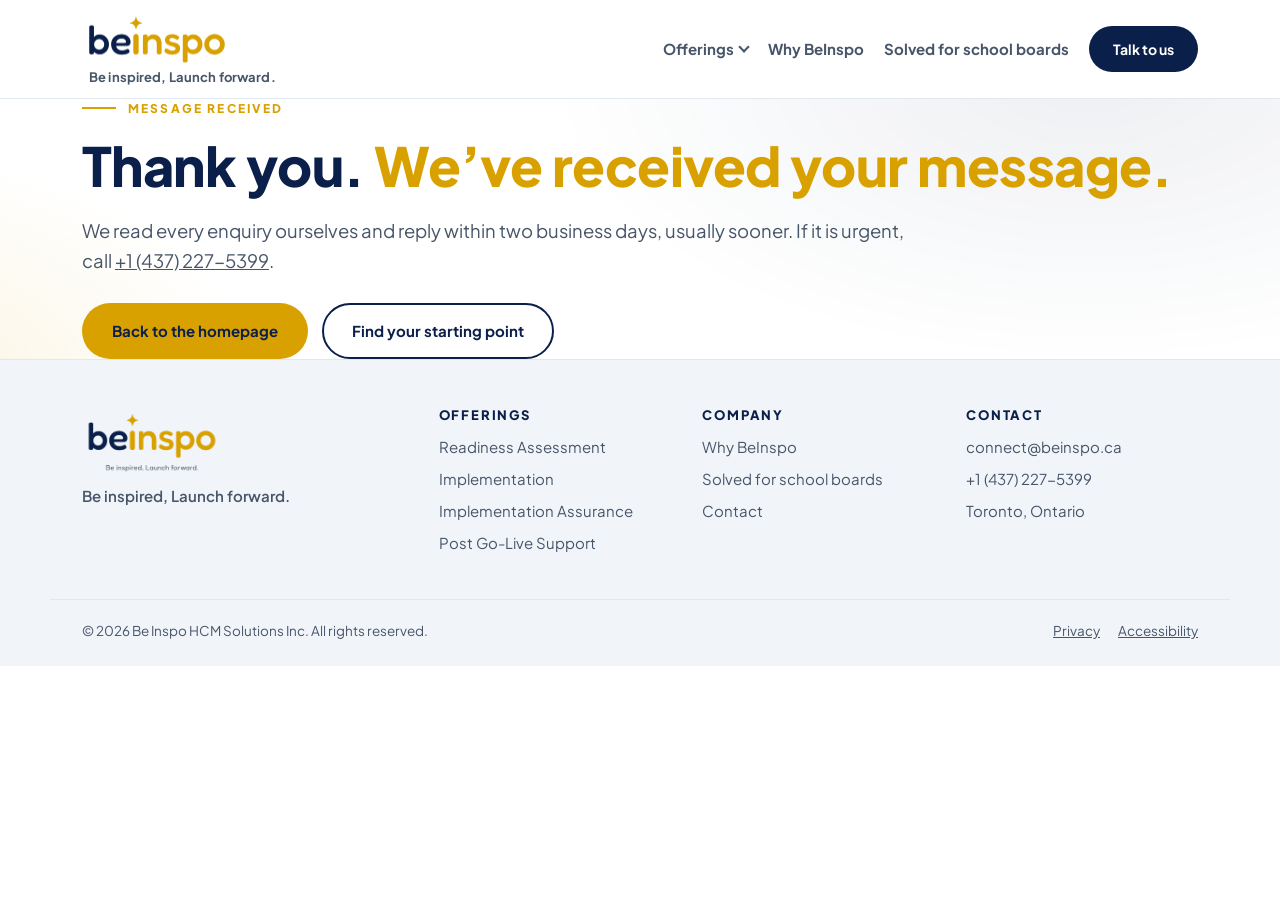
<file: contact-thanks.html>
<!DOCTYPE html>
<html lang="en-CA">
<head>
  <meta charset="UTF-8">
  <meta name="viewport" content="width=device-width, initial-scale=1">
  <title>Thank you | BeInspo</title>
  <meta name="robots" content="noindex">
  <link rel="icon" type="image/svg+xml" href="assets/favicon.svg">
  <link rel="stylesheet" href="css/styles.css?v=20261103j">
  <link rel="stylesheet" href="css/pages.css?v=20261024c">
</head>
<body>
<a class="skip-link" href="#main">Skip to content</a>

<header class="site-header">
  <div class="wrap nav-in">
    <a class="brand" href="index.html" aria-label="BeInspo home">
      <span class="brand-mark"><img src="assets/beinspo-logo.png" alt="BeInspo" width="1200" height="600"></span>
      <span class="brand-tag">Be inspired, Launch forward.</span>
    </a>
    <button class="nav-toggle" aria-expanded="false" aria-controls="site-nav">
      <span class="nav-toggle-bar" aria-hidden="true"></span><span class="sr-only">Menu</span>
    </button>
    <nav id="site-nav" class="site-nav" aria-label="Primary">
      <ul class="nav-links">
        <li class="has-dropdown">
          <button class="nav-link dropdown-toggle" aria-expanded="false" aria-controls="engage-menu">Offerings <span class="chev" aria-hidden="true"></span></button>
          <ul id="engage-menu" class="dropdown">
            <li><a href="readiness-assessment.html"><strong>01 Readiness Assessment</strong><span>Know what you&rsquo;re getting into before you commit.</span></a></li>
            <li><a href="implementation.html"><strong>02 Implementation</strong><span>We build it, start to finish.</span></a></li>
            <li><a href="implementation-assurance.html"><strong>03 Implementation Assurance</strong><span>A partner builds; we complete your team.</span></a></li>
            <li><a href="post-go-live-support.html"><strong>04 Post Go-Live Support</strong><span>Gone live and need it to settle?</span></a></li>
          </ul>
        </li>
        <li><a class="nav-link" href="index.html#why-beinspo">Why BeInspo</a></li>
        <li><a class="nav-link" href="school-boards.html">Solved for school boards</a></li>
        <!-- <li><a class="nav-link" href="team.html">Our Team</a></li> -->
        <li class="nav-cta-item"><a class="btn btn-navy btn-sm" href="contact.html">Talk to us</a></li>
      </ul>
    </nav>
  </div>
</header>

<main id="main">
  <section class="page-hero" aria-labelledby="page-heading">
    <div class="wrap">
      <p class="eyebrow">Message received</p>
      <h1 id="page-heading">Thank you. <em>We&rsquo;ve received your message.</em></h1>
      <p class="lede" style="max-width:46em">We read every enquiry ourselves and reply within two business days, usually sooner. If it is urgent, call <a href="tel:+14372275399">+1 (437) 227-5399</a>.</p>
      <div class="btn-row">
        <a class="btn btn-yellow" href="index.html">Back to the homepage</a>
        <a class="btn btn-outline" href="index.html#path">Find your starting point</a>
      </div>
    </div>
  </section>
</main>

<footer class="site-footer">
  <div class="wrap footer-in">
    <div class="footer-brand">
      <img src="assets/beinspo-logo.png" alt="BeInspo" width="160" height="80">
      <p class="tagline">Be inspired, Launch forward.</p>
    </div>
    <nav class="footer-col" aria-label="Offerings">
      <h2>Offerings</h2>
      <ul>
        <li><a href="readiness-assessment.html">Readiness Assessment</a></li>
        <li><a href="implementation.html">Implementation</a></li>
        <li><a href="implementation-assurance.html">Implementation Assurance</a></li>
        <li><a href="post-go-live-support.html">Post Go-Live Support</a></li>
      </ul>
    </nav>
    <nav class="footer-col" aria-label="Company">
      <h2>Company</h2>
      <ul>
        <li><a href="index.html#why-beinspo">Why BeInspo</a></li>
        <li><a href="school-boards.html">Solved for school boards</a></li>
        <!-- <li><a href="team.html">Our Team</a></li> -->
        <li><a href="contact.html">Contact</a></li>
      </ul>
    </nav>
    <div class="footer-col">
      <h2>Contact</h2>
      <ul>
        <li><a href="mailto:connect@beinspo.ca">connect@beinspo.ca</a></li>
        <li><a href="tel:+14372275399">+1 (437) 227-5399</a></li>
        <li>Toronto, Ontario</li>
      </ul>
    </div>
  </div>
  <div class="wrap footer-legal">
    <p>&copy; 2026 Be Inspo HCM Solutions Inc. All rights reserved.</p>
    <ul>
      <li><a href="privacy.html">Privacy</a></li>
      <li><a href="accessibility.html">Accessibility</a></li>
    </ul>
  </div>
</footer>

<script src="js/main.js?v=20261024c"></script>
</body>
</html>
</file>
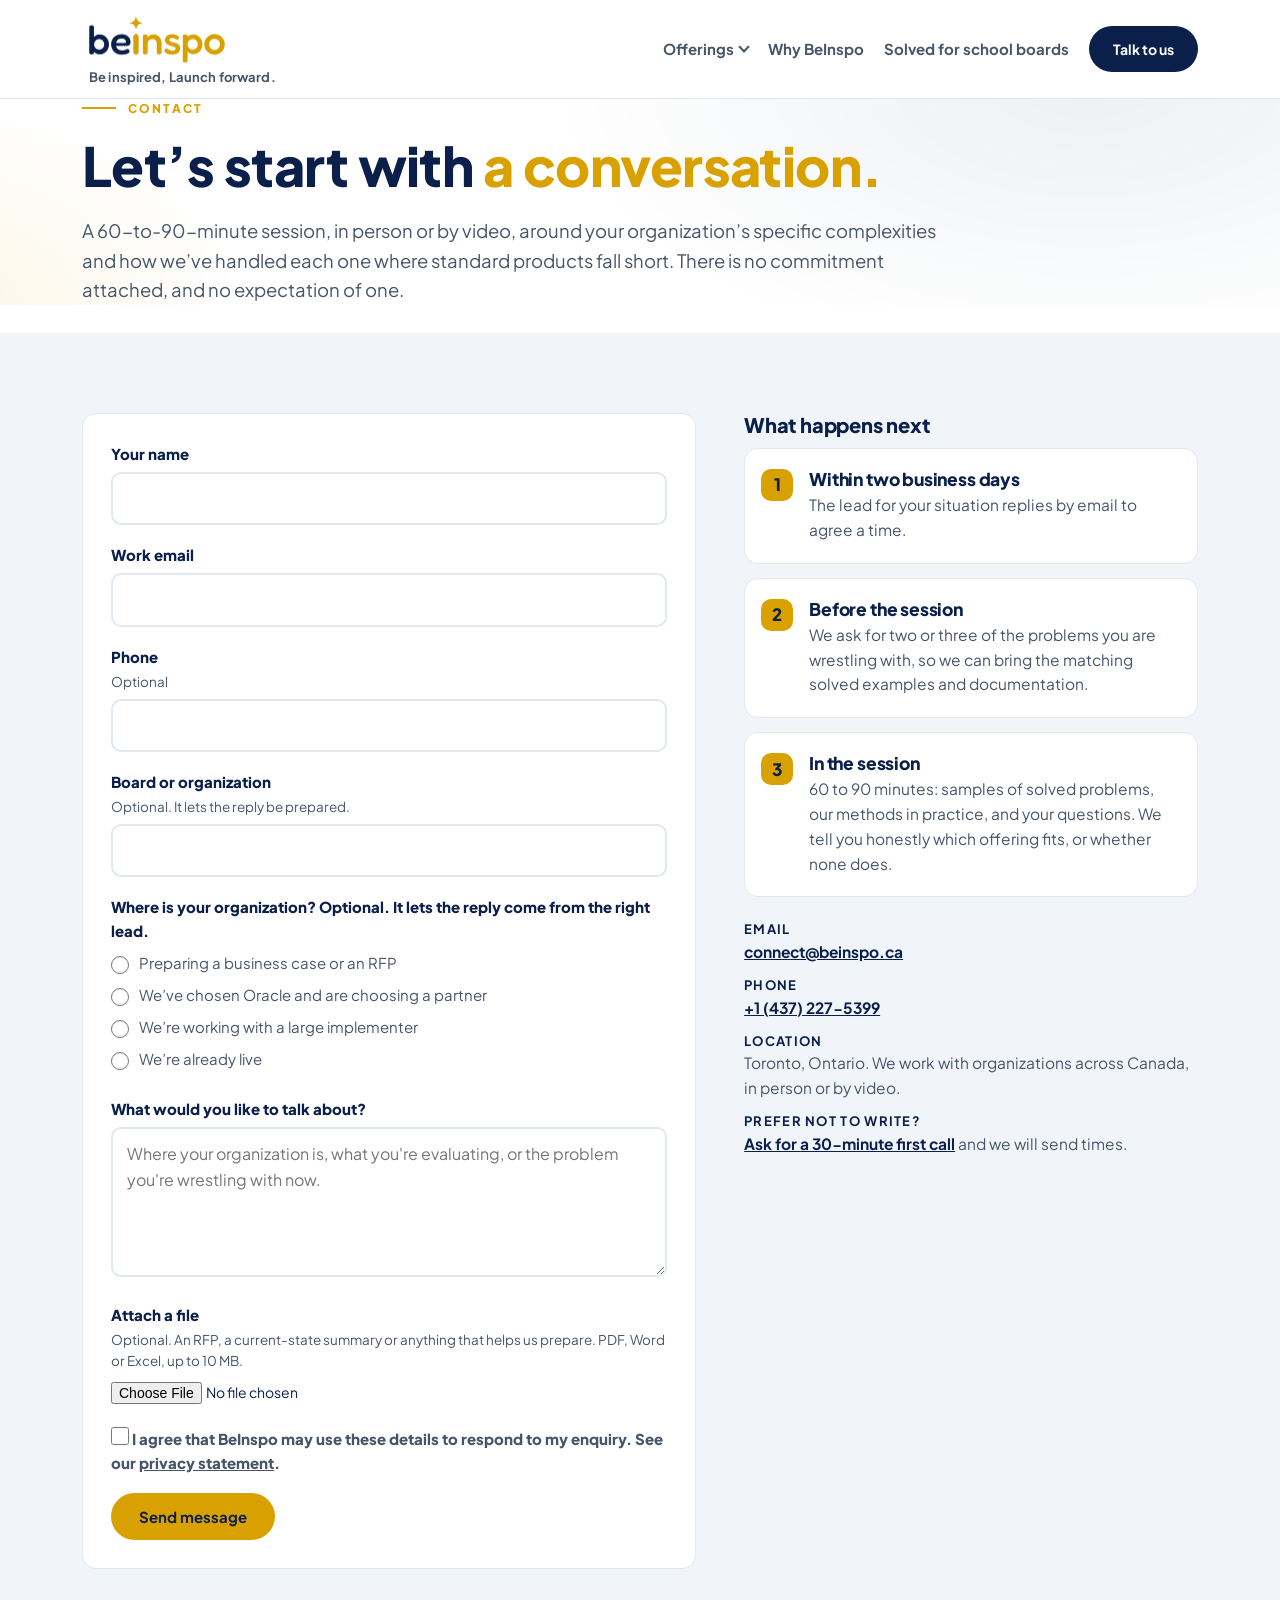
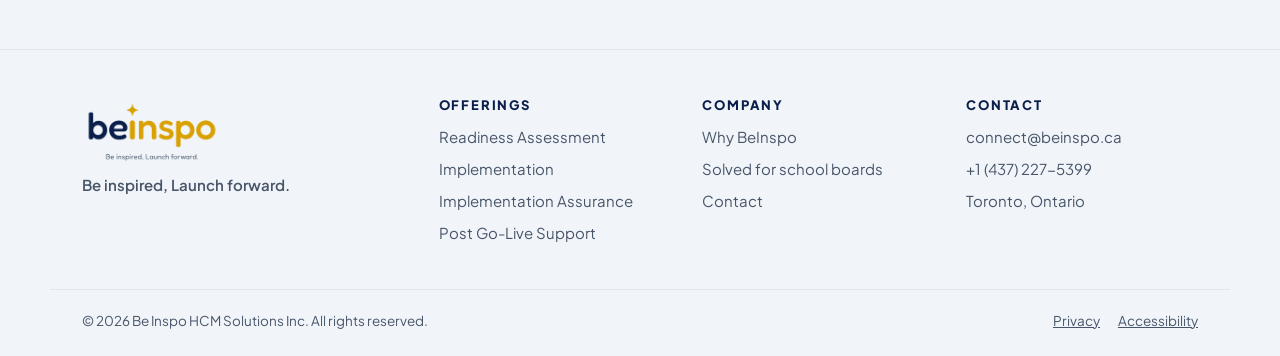
<file: contact.html>
<!DOCTYPE html>
<html lang="en-CA">
<head>
  <meta charset="UTF-8">
  <meta name="viewport" content="width=device-width, initial-scale=1">
  <title>Talk to us | BeInspo</title>
  <meta name="description" content="Book a 60-to-90-minute session, in person or by video, with no commitment attached.">
  <link rel="icon" type="image/svg+xml" href="assets/favicon.svg">
  <link rel="stylesheet" href="css/styles.css?v=20261103j">
  <link rel="stylesheet" href="css/pages.css?v=20261024c">
</head>
<body>
<a class="skip-link" href="#main">Skip to content</a>

<header class="site-header">
  <div class="wrap nav-in">
    <a class="brand" href="index.html" aria-label="BeInspo home">
      <span class="brand-mark"><img src="assets/beinspo-logo.png" alt="BeInspo" width="1200" height="600"></span>
      <span class="brand-tag">Be inspired, Launch forward.</span>
    </a>
    <button class="nav-toggle" aria-expanded="false" aria-controls="site-nav">
      <span class="nav-toggle-bar" aria-hidden="true"></span><span class="sr-only">Menu</span>
    </button>
    <nav id="site-nav" class="site-nav" aria-label="Primary">
      <ul class="nav-links">
        <li class="has-dropdown">
          <button class="nav-link dropdown-toggle" aria-expanded="false" aria-controls="engage-menu">Offerings <span class="chev" aria-hidden="true"></span></button>
          <ul id="engage-menu" class="dropdown">
            <li><a href="readiness-assessment.html"><strong>01 Readiness Assessment</strong><span>Know what you&rsquo;re getting into before you commit.</span></a></li>
            <li><a href="implementation.html"><strong>02 Implementation</strong><span>We build it, start to finish.</span></a></li>
            <li><a href="implementation-assurance.html"><strong>03 Implementation Assurance</strong><span>A partner builds; we complete your team.</span></a></li>
            <li><a href="post-go-live-support.html"><strong>04 Post Go-Live Support</strong><span>Gone live and need it to settle?</span></a></li>
          </ul>
        </li>
        <li><a class="nav-link" href="index.html#why-beinspo">Why BeInspo</a></li>
        <li><a class="nav-link" href="school-boards.html">Solved for school boards</a></li>
        <!-- <li><a class="nav-link" href="team.html">Our Team</a></li> -->
        <li class="nav-cta-item"><a class="btn btn-navy btn-sm" href="contact.html" aria-current="page">Talk to us</a></li>
      </ul>
    </nav>
  </div>
</header>

<main id="main">

  <section class="page-hero" aria-labelledby="page-heading">
    <div class="wrap">
      <p class="eyebrow">Contact</p>
      <h1 id="page-heading">Let&rsquo;s start with <em>a conversation.</em></h1>
      <p class="lede" style="max-width:48em">A 60-to-90-minute session, in person or by video, around your organization&rsquo;s specific complexities and how we&rsquo;ve handled each one where standard products fall short. There is no commitment attached, and no expectation of one.</p>
    </div>
  </section>

  <section class="section section-grey" aria-labelledby="form-heading">
    <div class="wrap contact-grid">

      <form class="form" method="POST" action="https://formsubmit.co/connect@beinspo.ca" enctype="multipart/form-data" novalidate aria-labelledby="form-heading">
        <h2 id="form-heading" class="sr-only">Send us a message</h2>
        <!-- FormSubmit settings: subject, reply-to, redirect, honeypot. See README. -->
        <input type="hidden" name="_subject" value="Website enquiry">
        <input type="hidden" name="_template" value="table">
        <input type="hidden" name="_next" value="https://www.beinspo.ca/contact-thanks.html">
        <input type="text" name="_honey" class="honey" tabindex="-1" autocomplete="off" aria-hidden="true">

        <div class="field">
          <label for="name">Your name</label>
          <input type="text" id="name" name="name" required autocomplete="name">
        </div>
        <div class="field">
          <label for="email">Work email</label>
          <input type="email" id="email" name="email" required autocomplete="email">
        </div>
        <div class="field">
          <label for="phone">Phone <span class="hint">Optional</span></label>
          <input type="tel" id="phone" name="phone" autocomplete="tel">
        </div>
        <div class="field">
          <label for="organization">Board or organization <span class="hint">Optional. It lets the reply be prepared.</span></label>
          <input type="text" id="organization" name="organization" autocomplete="organization">
        </div>

        <fieldset class="fieldset">
          <legend>Where is your organization? <span class="hint">Optional. It lets the reply come from the right lead.</span></legend>
          <label class="radio"><input type="radio" name="situation" value="Preparing a business case or RFP"> Preparing a business case or an RFP</label>
          <label class="radio"><input type="radio" name="situation" value="Chosen Oracle, choosing a partner"> We&rsquo;ve chosen Oracle and are choosing a partner</label>
          <label class="radio"><input type="radio" name="situation" value="Working with a large implementer"> We&rsquo;re working with a large implementer</label>
          <label class="radio"><input type="radio" name="situation" value="Already live"> We&rsquo;re already live</label>
        </fieldset>

        <div class="field">
          <label for="message">What would you like to talk about?</label>
          <textarea id="message" name="message" required placeholder="Where your organization is, what you're evaluating, or the problem you're wrestling with now."></textarea>
        </div>
        <div class="field">
          <label for="attachment">Attach a file <span class="hint">Optional. An RFP, a current-state summary or anything that helps us prepare. PDF, Word or Excel, up to 10 MB.</span></label>
          <input type="file" id="attachment" name="attachment" accept=".pdf,.doc,.docx,.xls,.xlsx">
        </div>
        <div class="field">
          <label class="check"><input type="checkbox" name="consent" value="yes" required> I agree that BeInspo may use these details to respond to my enquiry. See our <a href="privacy.html">privacy statement</a>.</label>
        </div>
        <button class="btn btn-yellow" type="submit">Send message</button>
      </form>

      <aside class="contact-side">
        <h2>What happens next</h2>
        <ol class="steps">
          <li><h3>Within two business days</h3><p>The lead for your situation replies by email to agree a time.</p></li>
          <li><h3>Before the session</h3><p>We ask for two or three of the problems you are wrestling with, so we can bring the matching solved examples and documentation.</p></li>
          <li><h3>In the session</h3><p>60 to 90 minutes: samples of solved problems, our methods in practice, and your questions. We tell you honestly which offering fits, or whether none does.</p></li>
        </ol>
        <ul class="contact-list">
          <li><strong>Email</strong><a href="mailto:connect@beinspo.ca">connect@beinspo.ca</a></li>
          <li><strong>Phone</strong><a href="tel:+14372275399">+1 (437) 227-5399</a></li>
          <li><strong>Location</strong>Toronto, Ontario. We work with organizations across Canada, in person or by video.</li>
          <li><strong>Prefer not to write?</strong><a href="mailto:connect@beinspo.ca?subject=Request%20for%20a%2030-minute%20first%20call">Ask for a 30-minute first call</a> and we will send times.</li>
        </ul>
      </aside>

    </div>
  </section>

</main>

<footer class="site-footer">
  <div class="wrap footer-in">
    <div class="footer-brand">
      <img src="assets/beinspo-logo.png" alt="BeInspo" width="160" height="80">
      <p class="tagline">Be inspired, Launch forward.</p>
    </div>
    <nav class="footer-col" aria-label="Offerings">
      <h2>Offerings</h2>
      <ul>
        <li><a href="readiness-assessment.html">Readiness Assessment</a></li>
        <li><a href="implementation.html">Implementation</a></li>
        <li><a href="implementation-assurance.html">Implementation Assurance</a></li>
        <li><a href="post-go-live-support.html">Post Go-Live Support</a></li>
      </ul>
    </nav>
    <nav class="footer-col" aria-label="Company">
      <h2>Company</h2>
      <ul>
        <li><a href="index.html#why-beinspo">Why BeInspo</a></li>
        <li><a href="school-boards.html">Solved for school boards</a></li>
        <!-- <li><a href="team.html">Our Team</a></li> -->
        <li><a href="contact.html">Contact</a></li>
      </ul>
    </nav>
    <div class="footer-col">
      <h2>Contact</h2>
      <ul>
        <li><a href="mailto:connect@beinspo.ca">connect@beinspo.ca</a></li>
        <li><a href="tel:+14372275399">+1 (437) 227-5399</a></li>
        <li>Toronto, Ontario</li>
      </ul>
    </div>
  </div>
  <div class="wrap footer-legal">
    <p>&copy; 2026 Be Inspo HCM Solutions Inc. All rights reserved.</p>
    <ul>
      <li><a href="privacy.html">Privacy</a></li>
      <li><a href="accessibility.html">Accessibility</a></li>
    </ul>
  </div>
</footer>

<script src="js/main.js?v=20261024c"></script>
</body>
</html>
</file>
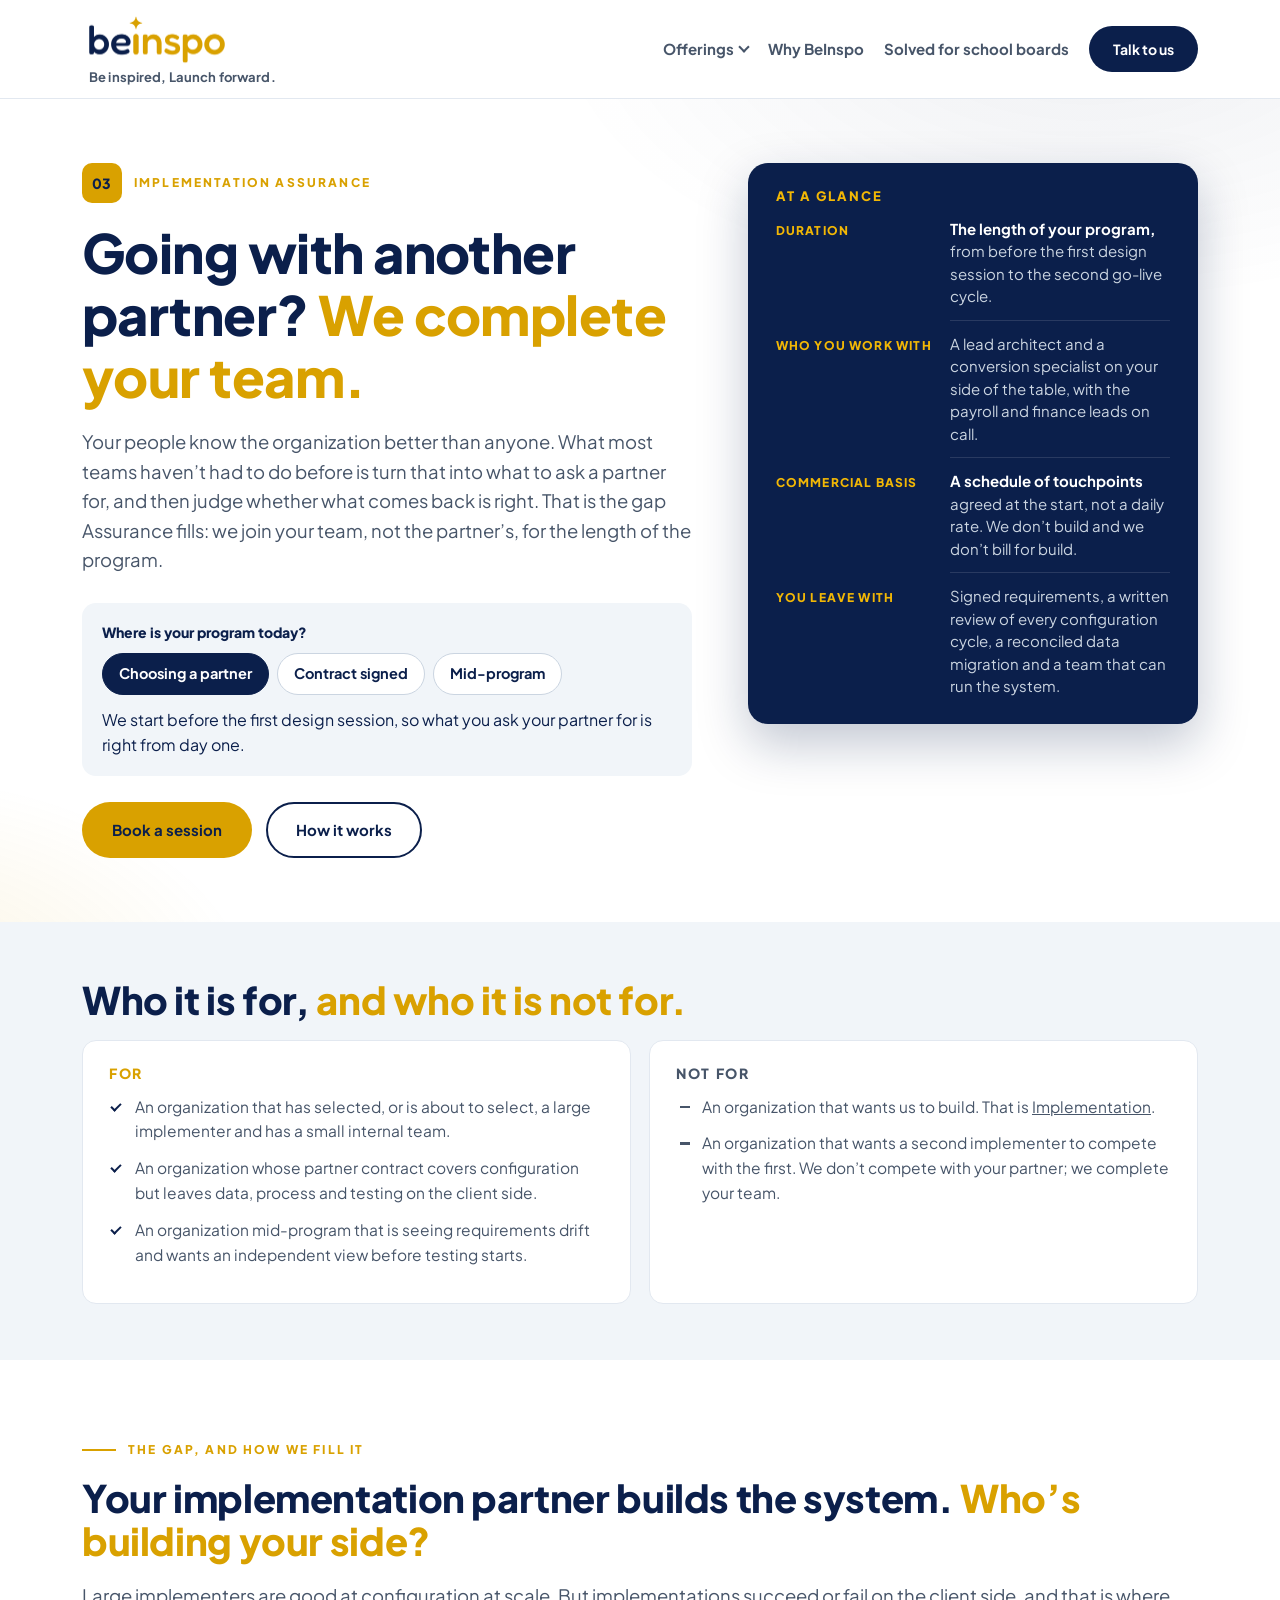
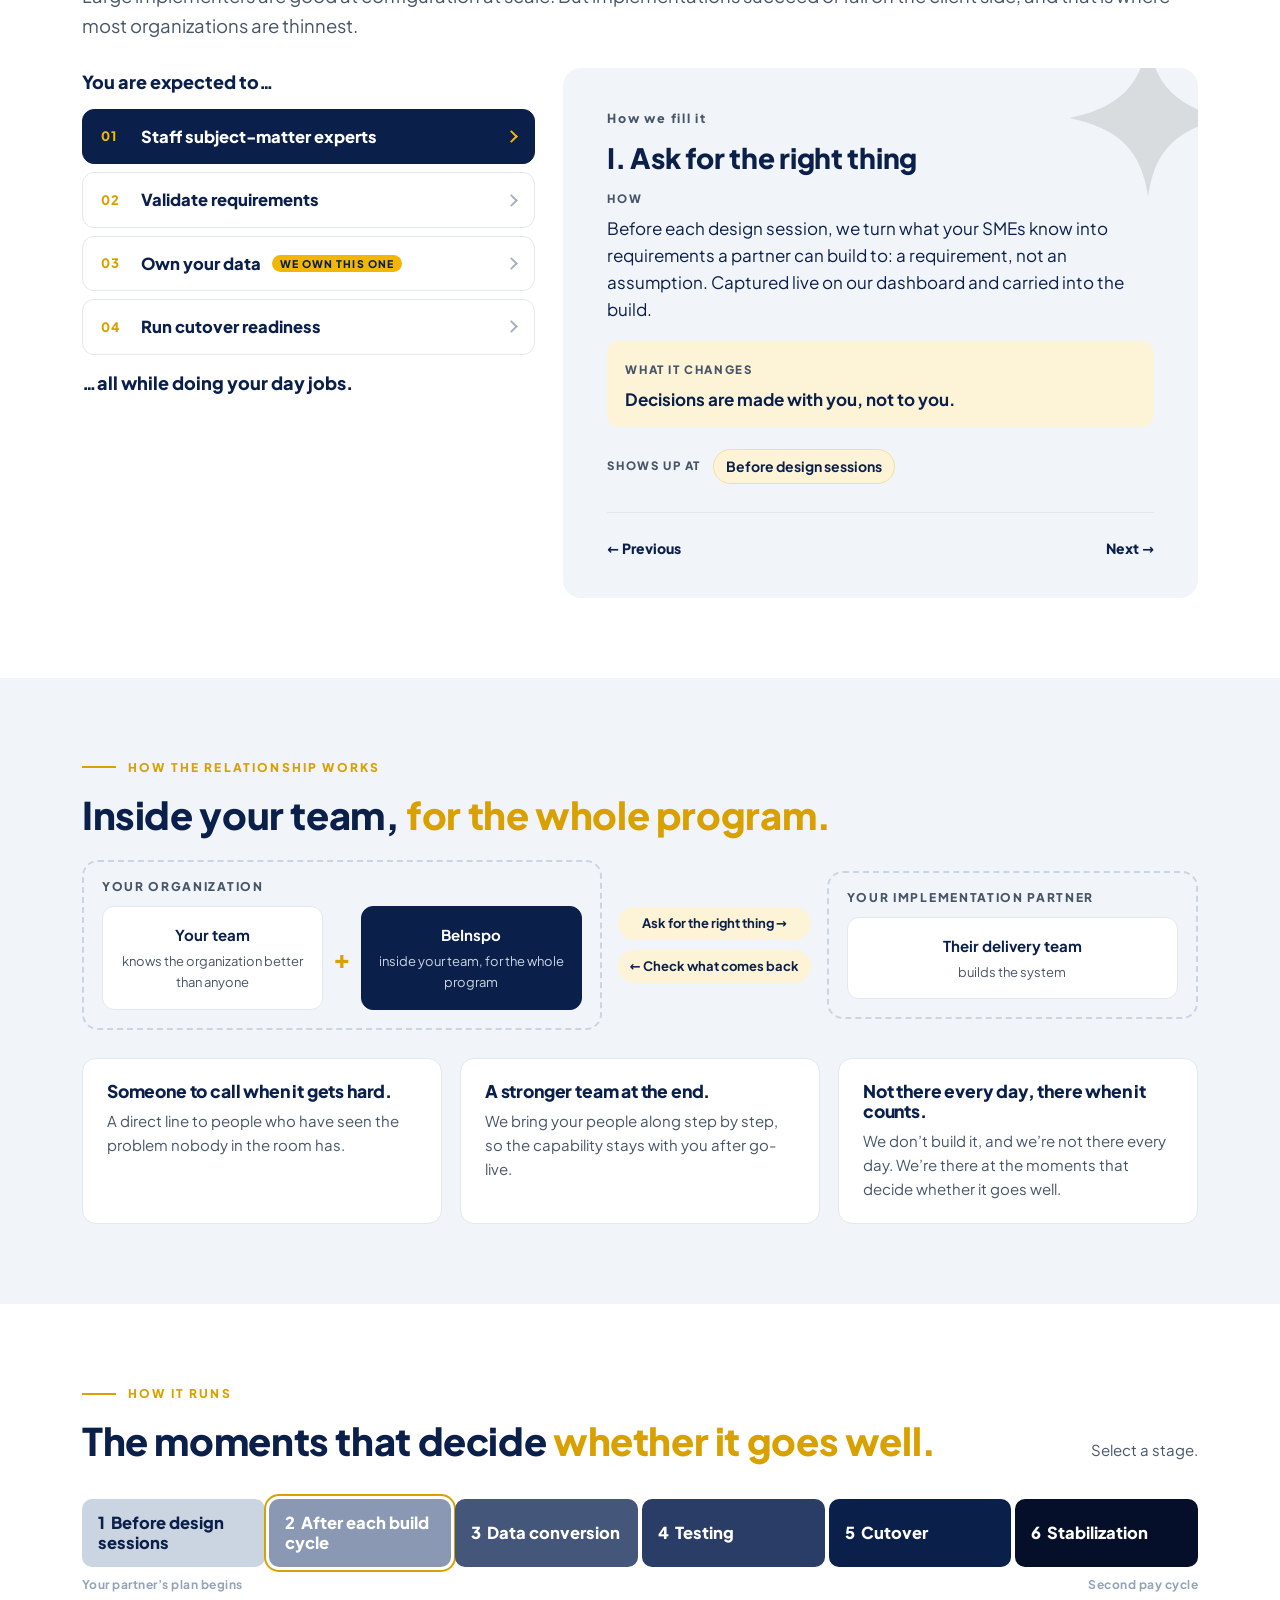
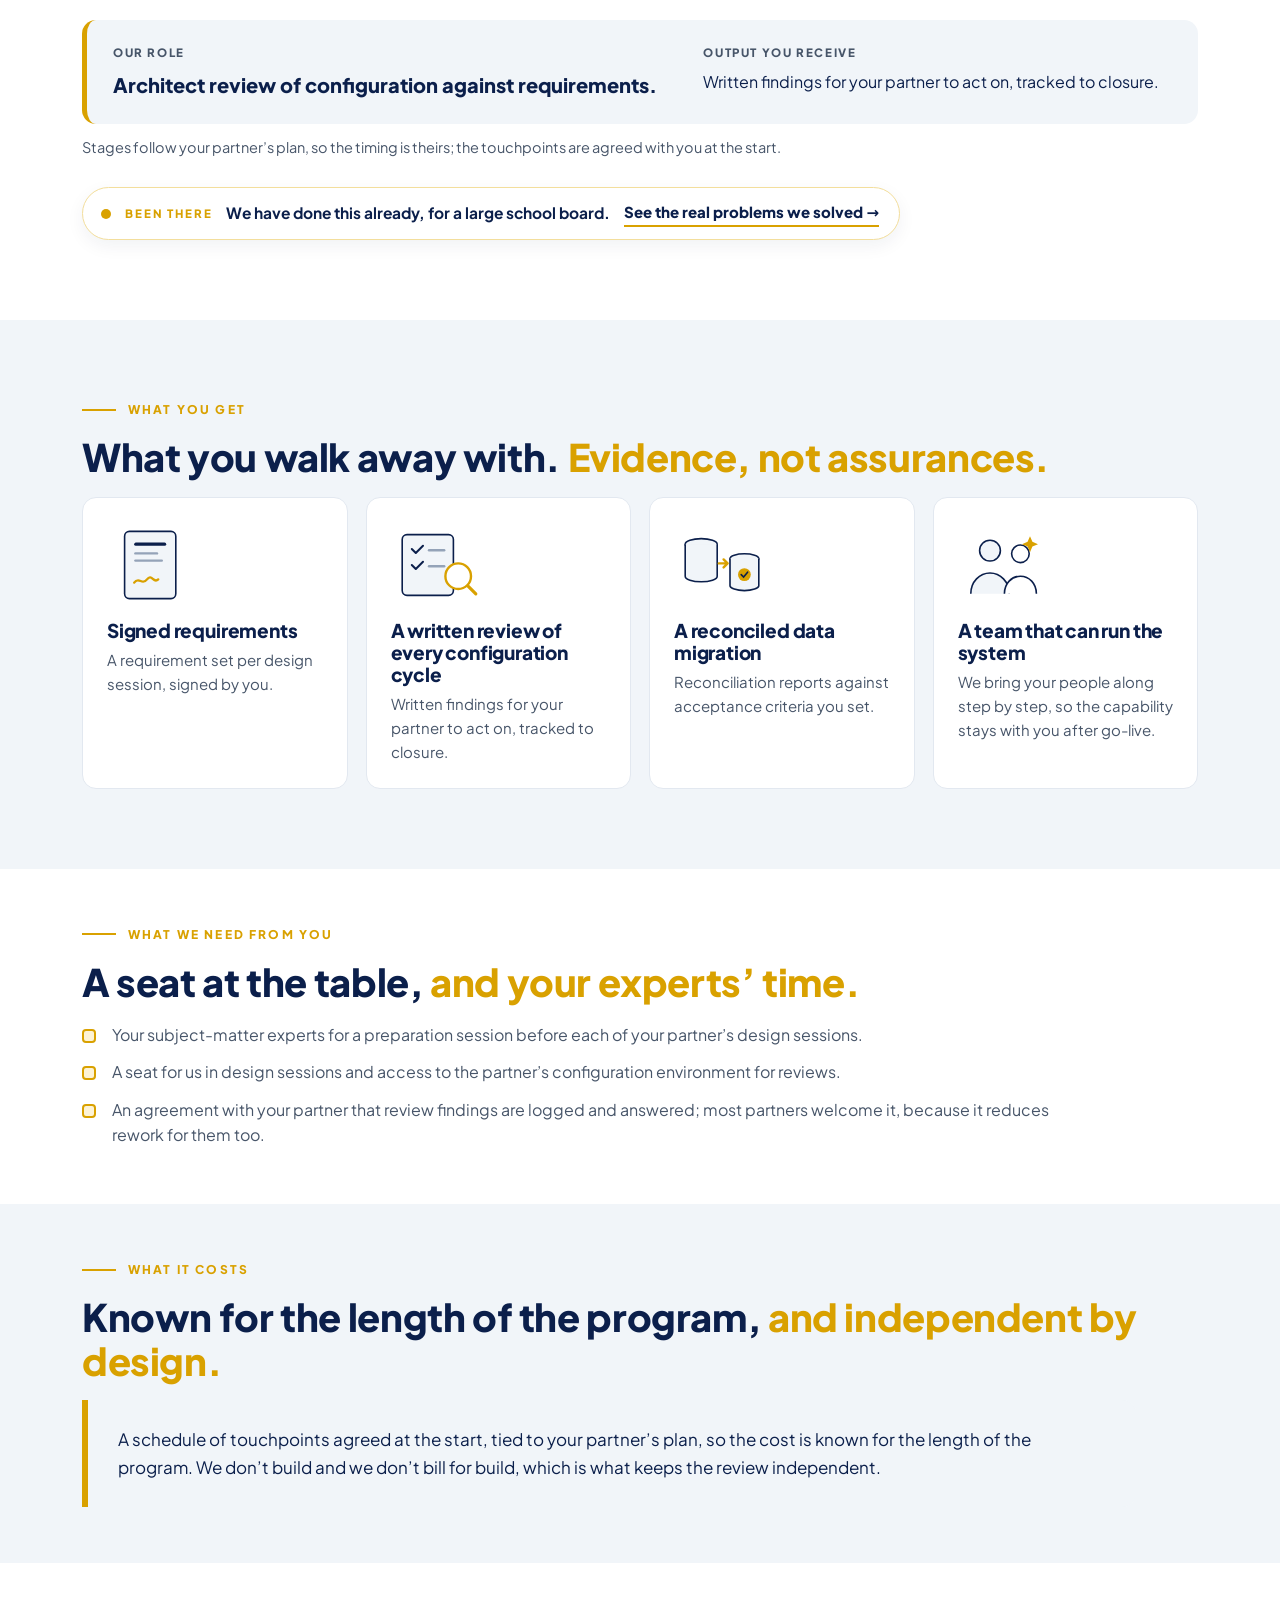
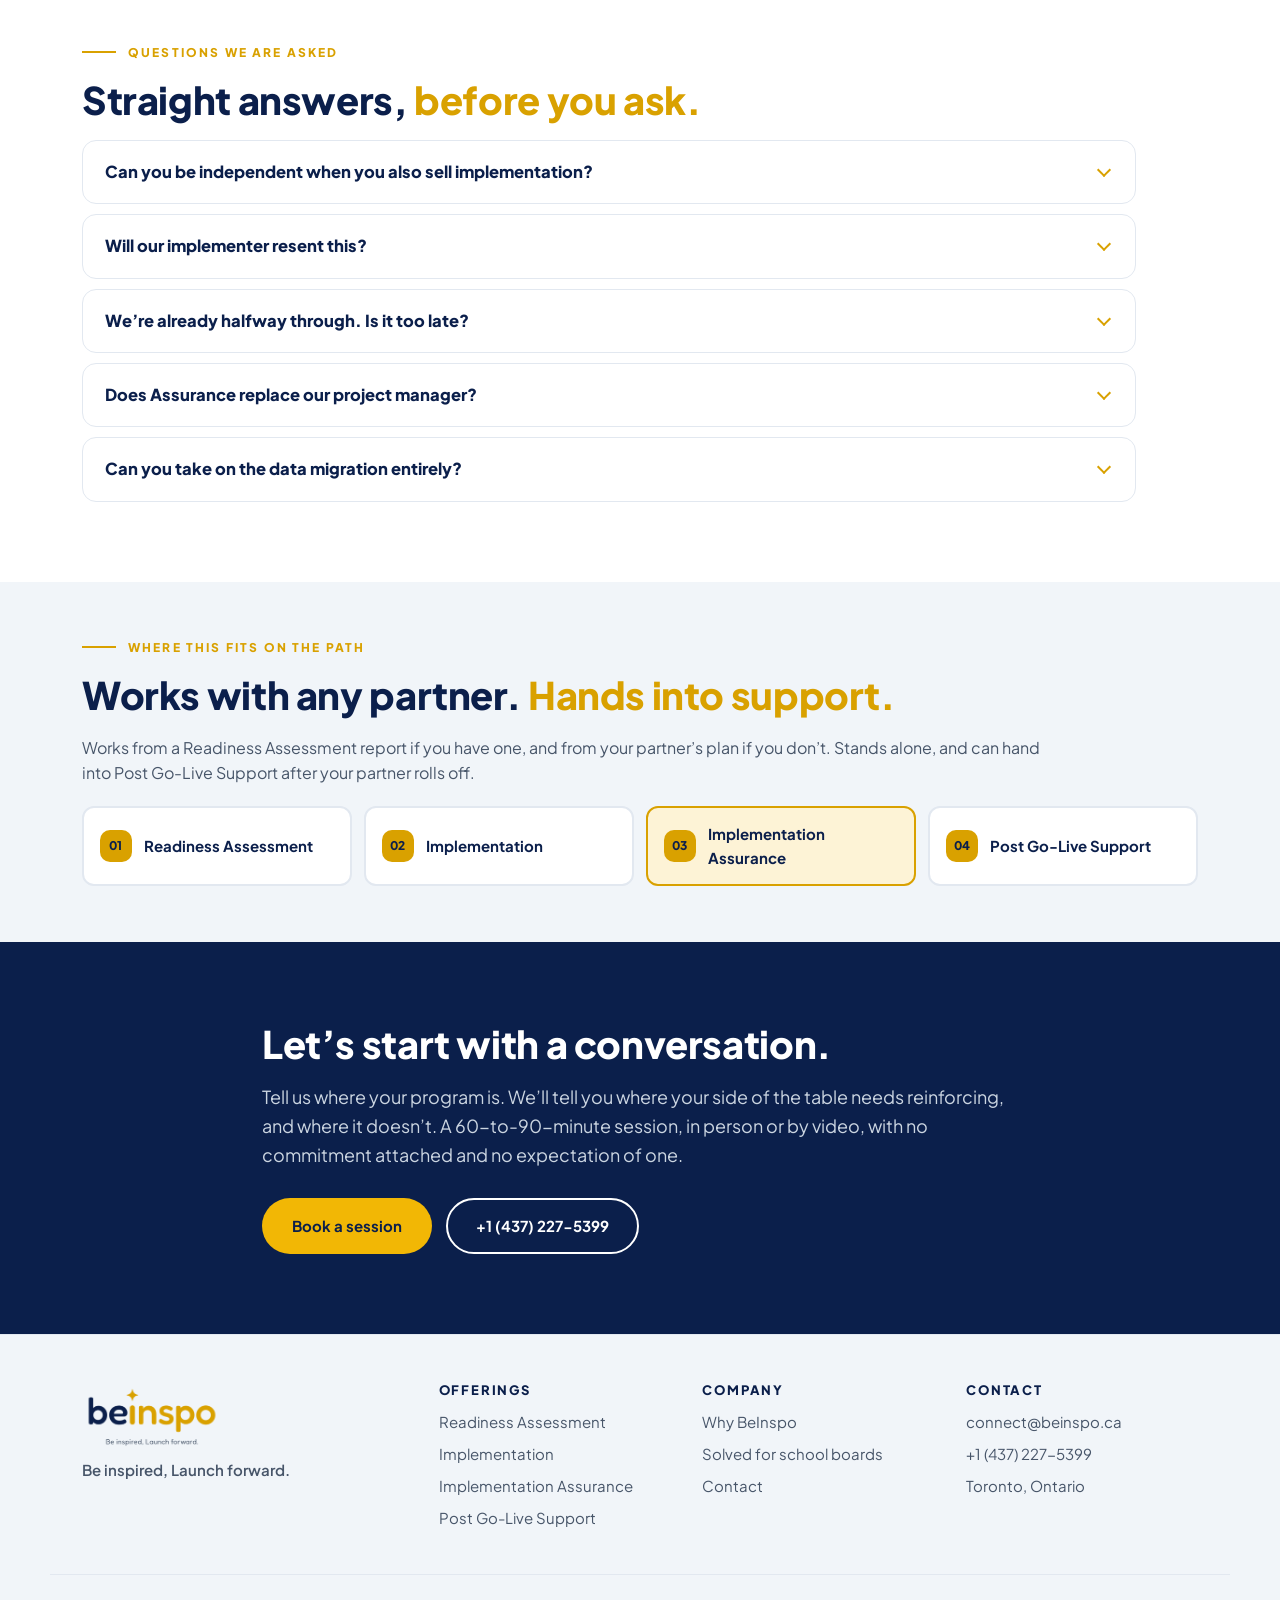
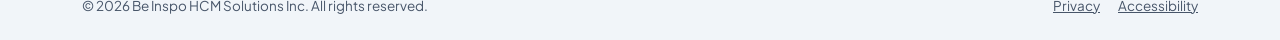
<file: implementation-assurance.html>
<!DOCTYPE html>
<html lang="en-CA">
<head>
  <meta charset="UTF-8">
  <meta name="viewport" content="width=device-width, initial-scale=1">
  <title>Implementation Assurance: your side of the table | BeInspo</title>
  <meta name="description" content="Chosen a large implementer? We join your team for the length of the program: requirements, configuration review, data migration and cutover.">
  <link rel="icon" type="image/svg+xml" href="assets/favicon.svg">
  <link rel="stylesheet" href="css/styles.css?v=20261103j">
  <link rel="stylesheet" href="css/pages.css?v=20261024c">
  <link rel="stylesheet" href="css/merge.css?v=20261103a">
</head>
<body>
<a class="skip-link" href="#main">Skip to content</a>

<header class="site-header">
  <div class="wrap nav-in">
    <a class="brand" href="index.html" aria-label="BeInspo home">
      <span class="brand-mark"><img src="assets/beinspo-logo.png" alt="BeInspo" width="1200" height="600"></span>
      <span class="brand-tag">Be inspired, Launch forward.</span>
    </a>
    <button class="nav-toggle" aria-expanded="false" aria-controls="site-nav">
      <span class="nav-toggle-bar" aria-hidden="true"></span><span class="sr-only">Menu</span>
    </button>
    <nav id="site-nav" class="site-nav" aria-label="Primary">
      <ul class="nav-links">
        <li class="has-dropdown">
          <button class="nav-link dropdown-toggle" aria-expanded="false" aria-controls="engage-menu">Offerings <span class="chev" aria-hidden="true"></span></button>
          <ul id="engage-menu" class="dropdown">
            <li><a href="readiness-assessment.html"><strong>01 Readiness Assessment</strong><span>Know what you&rsquo;re getting into before you commit.</span></a></li>
            <li><a href="implementation.html"><strong>02 Implementation</strong><span>We build it, start to finish.</span></a></li>
            <li><a href="implementation-assurance.html" aria-current="page"><strong>03 Implementation Assurance</strong><span>A partner builds; we complete your team.</span></a></li>
            <li><a href="post-go-live-support.html"><strong>04 Post Go-Live Support</strong><span>Gone live and need it to settle?</span></a></li>
          </ul>
        </li>
        <li><a class="nav-link" href="index.html#why-beinspo">Why BeInspo</a></li>
        <li><a class="nav-link" href="school-boards.html">Solved for school boards</a></li>
        <!-- <li><a class="nav-link" href="team.html">Our Team</a></li> -->
        <li class="nav-cta-item"><a class="btn btn-navy btn-sm" href="contact.html">Talk to us</a></li>
      </ul>
    </nav>
  </div>
</header>

<main id="main">

  <!-- Slot 1: Hero + Slot 2: At a glance -->
  <section class="page-hero" aria-labelledby="page-heading">
    <div class="wrap page-hero-in">
      <div>
        <div class="eyebrow-badge"><span class="badge">03</span><p class="eyebrow">Implementation Assurance</p></div>
        <h1 id="page-heading">Going with another partner? <em>We complete your team.</em></h1>
        <p class="lede">Your people know the organization better than anyone. What most teams haven&rsquo;t had to do before is turn that into what to ask a partner for, and then judge whether what comes back is right. That is the gap Assurance fills: we join your team, not the partner&rsquo;s, for the length of the program.</p>
        <div class="entry" role="group" aria-labelledby="entry-q">
          <p class="entry-q" id="entry-q">Where is your program today?</p>
          <div class="entry-chips">
            <button class="entry-chip" aria-pressed="true" data-line="We start before the first design session, so what you ask your partner for is right from day one.">Choosing a partner</button>
            <button class="entry-chip" aria-pressed="false" data-line="Your contract covers configuration; we take on what it leaves on your side: data, process and testing.">Contract signed</button>
            <button class="entry-chip" aria-pressed="false" data-line="It is not too late. The highest-value moments, configuration review before test and the data migration, are usually still ahead.">Mid-program</button>
          </div>
          <p class="entry-line" id="entry-line" aria-live="polite">We start before the first design session, so what you ask your partner for is right from day one.</p>
        </div>
        <div class="btn-row">
          <a class="btn btn-yellow" href="contact.html">Book a session</a>
          <a class="btn btn-outline" href="#runs">How it works</a>
        </div>
      </div>
      <aside class="glance" aria-labelledby="glance-heading">
        <h2 id="glance-heading" class="glance-title">At a glance</h2>
        <dl>
          <dt>Duration</dt><dd><strong>The length of your program,</strong> from before the first design session to the second go-live cycle.</dd>
          <dt>Who you work with</dt><dd>A lead architect and a conversion specialist on your side of the table, with the payroll and finance leads on call.</dd>
          <dt>Commercial basis</dt><dd><strong>A schedule of touchpoints</strong> agreed at the start, not a daily rate. We don&rsquo;t build and we don&rsquo;t bill for build.</dd>
          <dt>You leave with</dt><dd>Signed requirements, a written review of every configuration cycle, a reconciled data migration and a team that can run the system.</dd>
        </dl>
      </aside>
    </div>
  </section>

  <!-- Slot 3: Who it is for -->
  <section class="section section-grey section-tight" aria-labelledby="for-heading">
    <div class="wrap">
      <h2 id="for-heading">Who it is for, <em>and who it is not for.</em></h2>
      <div class="for-grid">
        <div class="for-col for-col-yes">
          <h3>For</h3>
          <ul>
            <li>An organization that has selected, or is about to select, a large implementer and has a small internal team.</li>
            <li>An organization whose partner contract covers configuration but leaves data, process and testing on the client side.</li>
            <li>An organization mid-program that is seeing requirements drift and wants an independent view before testing starts.</li>
          </ul>
        </div>
        <div class="for-col for-col-no">
          <h3>Not for</h3>
          <ul>
            <li>An organization that wants us to build. That is <a href="implementation.html">Implementation</a>.</li>
            <li>An organization that wants a second implementer to compete with the first. We don&rsquo;t compete with your partner; we complete your team.</li>
          </ul>
        </div>
      </div>
    </div>
  </section>

  <!-- The gap, and how we fill it (problem left, answer right) -->
  <section class="section" id="gap" aria-labelledby="gap-heading">
    <div class="wrap">
      <p class="eyebrow">The gap, and how we fill it</p>
      <h2 id="gap-heading">Your implementation partner builds the system. <em>Who&rsquo;s building your side?</em></h2>
      <p class="intro intro-wide">Large implementers are good at configuration at scale. But implementations succeed or fail on the client side, and that is where most organizations are thinnest.</p>
      <div class="qa qa-gap">
        <div class="qa-list-wrap">
          <p class="pain-lead">You are expected to&hellip;</p>
          <div class="qa-list" role="tablist" aria-label="What your side is expected to do" aria-orientation="vertical">
            <button class="qa-tab" role="tab" id="way-tab-0" aria-controls="way-panel-0" aria-selected="true" tabindex="0"><span class="qa-num">01</span><span class="qa-q">Staff subject-matter experts</span><span class="qa-arrow" aria-hidden="true"></span></button>
<button class="qa-tab" role="tab" id="way-tab-1" aria-controls="way-panel-1" aria-selected="false" tabindex="-1"><span class="qa-num">02</span><span class="qa-q">Validate requirements</span><span class="qa-arrow" aria-hidden="true"></span></button>
<button class="qa-tab" role="tab" id="way-tab-2" aria-controls="way-panel-2" aria-selected="false" tabindex="-1"><span class="qa-num">03</span><span class="qa-q">Own your data <span class="own-badge">We own this one</span></span><span class="qa-arrow" aria-hidden="true"></span></button>
<button class="qa-tab" role="tab" id="way-tab-3" aria-controls="way-panel-3" aria-selected="false" tabindex="-1"><span class="qa-num">04</span><span class="qa-q">Run cutover readiness</span><span class="qa-arrow" aria-hidden="true"></span></button>
          </div>
          <p class="pain-tail">&hellip;all while doing your day jobs.</p>
        </div>
        <div class="qa-stage">
            <div class="qa-panel" role="tabpanel" id="way-panel-0" aria-labelledby="way-tab-0">
              <p class="qa-panel-num">How we fill it</p>
              <h3>I. Ask for the right thing</h3>
              <p class="int-k">How</p>
              <p class="int-v">Before each design session, we turn what your SMEs know into requirements a partner can build to: a requirement, not an assumption. Captured live on our dashboard and carried into the build.</p>
              <div class="int-owner"><p class="int-k">What it changes</p><p class="int-v">Decisions are made with you, not to you.</p></div>
              <p class="qa-lands"><b>Shows up at</b><span>Before design sessions</span></p>
            </div>
<div class="qa-panel" role="tabpanel" id="way-panel-1" aria-labelledby="way-tab-1" hidden>
              <p class="qa-panel-num">How we fill it</p>
              <h3>II. Check what comes back</h3>
              <p class="int-k">How</p>
              <p class="int-v">On a committed schedule, our architects review what has been configured against what you asked for, while there is still time to change it. Findings go to you in writing.</p>
              <div class="int-owner"><p class="int-k">What it changes</p><p class="int-v">Gaps surface in build, not in parallel payroll.</p></div>
              <p class="qa-lands"><b>Shows up at</b><span>After each build cycle</span><span>Testing</span></p>
            </div>
<div class="qa-panel" role="tabpanel" id="way-panel-2" aria-labelledby="way-tab-2" hidden>
              <p class="qa-panel-num">How we fill it <span class="own-badge">We own this one</span></p>
              <h3>III. Own the data migration</h3>
              <p class="int-k">How</p>
              <p class="int-v">Extraction, transformation, validation pipelines and reconciliation, owned end to end by a named conversion specialist on your side.</p>
              <div class="int-owner"><p class="int-k">What it changes</p><p class="int-v">The most common cause of overruns has one accountable owner.</p></div>
              <p class="qa-lands"><b>Shows up at</b><span>Data conversion</span></p>
            </div>
<div class="qa-panel" role="tabpanel" id="way-panel-3" aria-labelledby="way-tab-3" hidden>
              <p class="qa-panel-num">How we fill it</p>
              <h3>IV. Design the process and rehearse the cutover</h3>
              <p class="int-k">How</p>
              <p class="int-v">Future-state processes across system boundaries, cutover planning and command-centre execution alongside your partner&rsquo;s plan.</p>
              <div class="int-owner"><p class="int-k">What it changes</p><p class="int-v">Day one is rehearsed, not hoped for.</p></div>
              <p class="qa-lands"><b>Shows up at</b><span>Cutover</span><span>Stabilization</span></p>
            </div>
          <div class="qa-nav">
            <button class="qa-step" data-step="-1" aria-label="Previous">&larr; Previous</button>
            <button class="qa-step" data-step="1" aria-label="Next">Next &rarr;</button>
          </div>
        </div>
      </div>
    </div>
  </section>

  <!-- How the relationship works -->
  <section class="section section-grey" aria-labelledby="rel-heading">
    <div class="wrap">
      <p class="eyebrow">How the relationship works</p>
      <h2 id="rel-heading">Inside your team, <em>for the whole program.</em></h2>
      <div class="relationship" aria-label="BeInspo sits inside the client's team and works across to the implementation partner">
        <div class="rel-group">
          <h3>Your organization</h3>
          <div class="rel-boxes">
            <div class="rel-box"><strong>Your team</strong><span>knows the organization better than anyone</span></div>
            <span class="rel-plus" aria-hidden="true">+</span>
            <div class="rel-box rel-box-navy"><strong>BeInspo</strong><span>inside your team, for the whole program</span></div>
          </div>
        </div>
        <div class="rel-arrows" aria-hidden="true">
          <span>Ask for the right thing &rarr;</span>
          <span>&larr; Check what comes back</span>
        </div>
        <div class="rel-group">
          <h3>Your implementation partner</h3>
          <div class="rel-box"><strong>Their delivery team</strong><span>builds the system</span></div>
        </div>
      </div>
      <div class="tiles">
        <div class="tile"><h3>Someone to call when it gets hard.</h3><p>A direct line to people who have seen the problem nobody in the room has.</p></div>
        <div class="tile"><h3>A stronger team at the end.</h3><p>We bring your people along step by step, so the capability stays with you after go-live.</p></div>
        <div class="tile"><h3>Not there every day, there when it counts.</h3><p>We don&rsquo;t build it, and we&rsquo;re not there every day. We&rsquo;re there at the moments that decide whether it goes well.</p></div>
      </div>
    </div>
  </section>

  <!-- How it runs: stage ribbon -->
  <section class="section" id="runs" aria-labelledby="show-heading">
    <div class="wrap">
      <p class="eyebrow">How it runs</p>
      <div class="tl-head">
        <h2 id="show-heading">The moments that decide <em>whether it goes well.</em></h2>
        <p class="tl-hint">Select a stage.</p>
      </div>
      <div class="tl tl-impl tl-stages">
        <div class="tl-track" role="group" aria-label="Program stages"><button class="tl-phase tl-p1" style="flex: 1 1 0" aria-pressed="false" data-role="Prepare your SMEs; convert what they know into written requirements." data-out="Requirement set per session, signed by you."><strong><span class="tl-n">1</span>Before design sessions</strong></button><button class="tl-phase tl-p2" style="flex: 1 1 0" aria-pressed="true" data-role="Architect review of configuration against requirements." data-out="Written findings for your partner to act on, tracked to closure."><strong><span class="tl-n">2</span>After each build cycle</strong></button><button class="tl-phase tl-p3" style="flex: 1 1 0" aria-pressed="false" data-role="Own extraction, validation and reconciliation; run mock conversions." data-out="Reconciliation reports against acceptance criteria you set."><strong><span class="tl-n">3</span>Data conversion</strong></button><button class="tl-phase tl-p35" style="flex: 1 1 0" aria-pressed="false" data-role="Shape test scenarios around your agreements, policies and exceptions; review parallel-payroll results." data-out="Test coverage map and parallel-run variance analysis."><strong><span class="tl-n">4</span>Testing</strong></button><button class="tl-phase tl-p4" style="flex: 1 1 0" aria-pressed="false" data-role="Readiness checkpoints, go/no-go evidence, command-centre support." data-out="Readiness scorecard."><strong><span class="tl-n">5</span>Cutover</strong></button><button class="tl-phase tl-p5" style="flex: 1 1 0" aria-pressed="false" data-role="Stay through the first two pay cycles." data-out="Handover to your team or to Post Go-Live Support."><strong><span class="tl-n">6</span>Stabilization</strong></button></div>
        <div class="tl-ends" aria-hidden="true"><span>Your partner&rsquo;s plan begins</span><span>Second pay cycle</span></div>
        <div class="tl-panel tl-panel2" aria-live="polite">
          <div><p class="tl-k">Our role</p><p class="tl-v tl-v-q" id="st-role">Architect review of configuration against requirements.</p></div>
          <div><p class="tl-k">Output you receive</p><p class="tl-v" id="st-out">Written findings for your partner to act on, tracked to closure.</p></div>
        </div>
        <p class="tl-note">Stages follow your partner&rsquo;s plan, so the timing is theirs; the touchpoints are agreed with you at the start.</p>
      </div>
      <a class="beacon" href="school-boards.html">
        <span class="beacon-dot" aria-hidden="true"></span>
        <span class="beacon-tag">Been there</span>
        <span class="beacon-text">We have done this already, for a large school board.</span>
        <span class="beacon-link">See the real problems we solved <span aria-hidden="true">&rarr;</span></span>
      </a>
    </div>
  </section>

  <!-- What you walk away with -->
  <section class="section section-grey" id="what-you-get" aria-labelledby="get-heading">
    <div class="wrap">
      <p class="eyebrow">What you get</p>
      <h2 id="get-heading">What you walk away with. <em>Evidence, not assurances.</em></h2>
      <div class="walk walk4">
        <div class="walk-card">
          <svg width="96" height="78" viewBox="0 0 120 96" fill="none" aria-hidden="true"><rect x="22" y="6" width="64" height="84" rx="6" fill="#F1F5F9" stroke="#0B1F4B" stroke-width="2"/><rect x="34" y="20" width="40" height="4" rx="2" fill="#0B1F4B"/><rect x="34" y="32" width="30" height="3" rx="1.5" fill="#94A3B8"/><rect x="34" y="41" width="36" height="3" rx="1.5" fill="#94A3B8"/><path d="M34 70c6-8 10 4 16-4s8 6 14 0" stroke="#D9A100" stroke-width="3" fill="none" stroke-linecap="round"/></svg>
          <h3>Signed requirements</h3>
          <p>A requirement set per design session, signed by you.</p>
        </div>
        <div class="walk-card">
          <svg width="96" height="78" viewBox="0 0 120 96" fill="none" aria-hidden="true"><rect x="14" y="10" width="64" height="76" rx="6" fill="#F1F5F9" stroke="#0B1F4B" stroke-width="2"/><path d="M26 28l5 5 9-9M26 48l5 5 9-9" stroke="#0B1F4B" stroke-width="2.5" fill="none" stroke-linecap="round" stroke-linejoin="round"/><rect x="46" y="28" width="22" height="3" rx="1.5" fill="#94A3B8"/><rect x="46" y="48" width="22" height="3" rx="1.5" fill="#94A3B8"/><circle cx="84" cy="62" r="16" fill="#FFFFFF" stroke="#D9A100" stroke-width="3"/><path d="M96 74l10 10" stroke="#D9A100" stroke-width="4" stroke-linecap="round"/></svg>
          <h3>A written review of every configuration cycle</h3>
          <p>Written findings for your partner to act on, tracked to closure.</p>
        </div>
        <div class="walk-card">
          <svg width="96" height="78" viewBox="0 0 120 96" fill="none" aria-hidden="true"><ellipse cx="34" cy="22" rx="20" ry="7" fill="#F1F5F9" stroke="#0B1F4B" stroke-width="2"/><path d="M14 22v40c0 4 9 7 20 7s20-3 20-7V22" fill="#F1F5F9" stroke="#0B1F4B" stroke-width="2"/><ellipse cx="88" cy="40" rx="18" ry="6" fill="#F1F5F9" stroke="#0B1F4B" stroke-width="2"/><path d="M70 40v34c0 3 8 6 18 6s18-3 18-6V40" fill="#F1F5F9" stroke="#0B1F4B" stroke-width="2"/><path d="M56 46h10M62 41l5 5-5 5" stroke="#D9A100" stroke-width="3" fill="none" stroke-linecap="round" stroke-linejoin="round"/><circle cx="88" cy="60" r="8" fill="#D9A100"/><path d="M84 60l3 3 5-6" stroke="#0B1F4B" stroke-width="2" fill="none" stroke-linecap="round"/></svg>
          <h3>A reconciled data migration</h3>
          <p>Reconciliation reports against acceptance criteria you set.</p>
        </div>
        <div class="walk-card">
          <svg width="96" height="78" viewBox="0 0 120 96" fill="none" aria-hidden="true"><circle cx="40" cy="30" r="13" fill="#F1F5F9" stroke="#0B1F4B" stroke-width="2"/><path d="M16 84c0-15 11-26 24-26s24 11 24 26" fill="#F1F5F9" stroke="#0B1F4B" stroke-width="2"/><circle cx="78" cy="34" r="11" fill="#FFFFFF" stroke="#0B1F4B" stroke-width="2"/><path d="M58 84c0-13 9-22 20-22s20 9 20 22" fill="#FFFFFF" stroke="#0B1F4B" stroke-width="2"/><path d="M90 12l3 7 7 3-7 3-3 7-3-7-7-3 7-3z" fill="#D9A100"/></svg>
          <h3>A team that can run the system</h3>
          <p>We bring your people along step by step, so the capability stays with you after go-live.</p>
        </div>
      </div>
    </div>
  </section>

  <!-- Slot 6: What we need from you -->
  <section class="section section-tight" aria-labelledby="need-heading">
    <div class="wrap">
      <p class="eyebrow">What we need from you</p>
      <h2 id="need-heading">A seat at the table, <em>and your experts&rsquo; time.</em></h2>
      <ul class="needs">
        <li>Your subject-matter experts for a preparation session before each of your partner&rsquo;s design sessions.</li>
        <li>A seat for us in design sessions and access to the partner&rsquo;s configuration environment for reviews.</li>
        <li>An agreement with your partner that review findings are logged and answered; most partners welcome it, because it reduces rework for them too.</li>
      </ul>
    </div>
  </section>

  <!-- Slot 7: What it costs -->
  <section class="section section-grey section-tight" aria-labelledby="cost-heading">
    <div class="wrap">
      <p class="eyebrow">What it costs</p>
      <h2 id="cost-heading">Known for the length of the program, <em>and independent by design.</em></h2>
      <div class="cost-band">
        <p>A schedule of touchpoints agreed at the start, tied to your partner&rsquo;s plan, so the cost is known for the length of the program. We don&rsquo;t build and we don&rsquo;t bill for build, which is what keeps the review independent.</p>
      </div>
    </div>
  </section>

  <!-- Slot 8: FAQ -->
  <section class="section" aria-labelledby="faq-heading">
    <div class="wrap">
      <p class="eyebrow">Questions we are asked</p>
      <h2 id="faq-heading">Straight answers, <em>before you ask.</em></h2>
      <div class="faq">
        <details><summary>Can you be independent when you also sell implementation?</summary><p>In Assurance we don&rsquo;t build, we don&rsquo;t bill for build, and our findings go to you in writing. If a finding would be served by replacing your partner, we will say so, and we will not pitch for the work.</p></details>
        <details><summary>Will our implementer resent this?</summary><p>Experienced partners prefer a client who asks for the right thing and reviews on a schedule; it reduces their rework. We set the working arrangement with them in the first week.</p></details>
        <details><summary>We&rsquo;re already halfway through. Is it too late?</summary><p>No. The highest-value moments, configuration review before test and the data migration, are usually still ahead.</p></details>
        <details><summary>Does Assurance replace our project manager?</summary><p>No. Your PM runs the program; we supply the judgment on what to ask for and whether what came back is right.</p></details>
        <details><summary>Can you take on the data migration entirely?</summary><p>Yes. It is the one part of Assurance where we do the work rather than review it, because it is where overruns come from.</p></details>
      </div>
    </div>
  </section>

  <!-- Slot 9: Where this fits -->
  <section class="section section-grey section-tight" aria-labelledby="fit-heading">
    <div class="wrap">
      <p class="eyebrow">Where this fits on the path</p>
      <h2 id="fit-heading">Works with any partner. <em>Hands into support.</em></h2>
      <p class="path-fit">Works from a Readiness Assessment report if you have one, and from your partner&rsquo;s plan if you don&rsquo;t. Stands alone, and can hand into Post Go-Live Support after your partner rolls off.</p>
      <nav class="path-strip" aria-label="The four offerings">
        <a href="readiness-assessment.html"><span class="badge">01</span>Readiness Assessment</a>
        <a href="implementation.html"><span class="badge">02</span>Implementation</a>
        <a href="implementation-assurance.html" aria-current="page"><span class="badge">03</span>Implementation Assurance</a>
        <a href="post-go-live-support.html"><span class="badge">04</span>Post Go-Live Support</a>
      </nav>
    </div>
  </section>

  <!-- Slot 10: Closing block -->
  <section class="closing" aria-labelledby="closing-heading">
    <div class="wrap closing-in">
      <h2 id="closing-heading">Let&rsquo;s start with a conversation.</h2>
      <p>Tell us where your program is. We&rsquo;ll tell you where your side of the table needs reinforcing, and where it doesn&rsquo;t. A 60-to-90-minute session, in person or by video, with no commitment attached and no expectation of one.</p>
      <div class="btn-row">
        <a class="btn btn-bright" href="contact.html">Book a session</a>
        <a class="btn btn-outline-light" href="tel:+14372275399">+1 (437) 227-5399</a>
      </div>
    </div>
  </section>

</main>

<footer class="site-footer">
  <div class="wrap footer-in">
    <div class="footer-brand">
      <img src="assets/beinspo-logo.png" alt="BeInspo" width="160" height="80">
      <p class="tagline">Be inspired, Launch forward.</p>
    </div>
    <nav class="footer-col" aria-label="Offerings">
      <h2>Offerings</h2>
      <ul>
        <li><a href="readiness-assessment.html">Readiness Assessment</a></li>
        <li><a href="implementation.html">Implementation</a></li>
        <li><a href="implementation-assurance.html">Implementation Assurance</a></li>
        <li><a href="post-go-live-support.html">Post Go-Live Support</a></li>
      </ul>
    </nav>
    <nav class="footer-col" aria-label="Company">
      <h2>Company</h2>
      <ul>
        <li><a href="index.html#why-beinspo">Why BeInspo</a></li>
        <li><a href="school-boards.html">Solved for school boards</a></li>
        <!-- <li><a href="team.html">Our Team</a></li> -->
        <li><a href="contact.html">Contact</a></li>
      </ul>
    </nav>
    <div class="footer-col">
      <h2>Contact</h2>
      <ul>
        <li><a href="mailto:connect@beinspo.ca">connect@beinspo.ca</a></li>
        <li><a href="tel:+14372275399">+1 (437) 227-5399</a></li>
        <li>Toronto, Ontario</li>
      </ul>
    </div>
  </div>
  <div class="wrap footer-legal">
    <p>&copy; 2026 Be Inspo HCM Solutions Inc. All rights reserved.</p>
    <ul>
      <li><a href="privacy.html">Privacy</a></li>
      <li><a href="accessibility.html">Accessibility</a></li>
    </ul>
  </div>
</footer>

<script src="js/main.js?v=20261024c"></script>
<script>
  (function () {
    // Entry chips
    var chips = document.querySelectorAll('.entry-chip'), eline = document.getElementById('entry-line');
    chips.forEach(function (c) { c.addEventListener('click', function () {
      chips.forEach(function (x) { x.setAttribute('aria-pressed', x === c ? 'true' : 'false'); });
      eline.textContent = c.getAttribute('data-line');
    }); });
    // Stage ribbon
    var st = document.querySelectorAll('.tl-phase'), role = document.getElementById('st-role'), out = document.getElementById('st-out');
    st.forEach(function (b) { b.addEventListener('click', function () {
      st.forEach(function (x) { x.setAttribute('aria-pressed', x === b ? 'true' : 'false'); });
      role.textContent = b.getAttribute('data-role'); out.textContent = b.getAttribute('data-out');
    }); });
    // Explorer
    var shows = [];
    document.querySelectorAll('.qa').forEach(function (box) {
      var tabs = Array.prototype.slice.call(box.querySelectorAll('.qa-tab'));
      function show(i, focus) {
        i = (i + tabs.length) % tabs.length;
        tabs.forEach(function (t, k) {
          var on = k === i;
          t.setAttribute('aria-selected', on ? 'true' : 'false'); t.tabIndex = on ? 0 : -1;
          document.getElementById(t.getAttribute('aria-controls')).hidden = !on;
        });
        if (focus) tabs[i].focus();
      }
      shows.push(show);
      function cur() { return tabs.findIndex(function (t) { return t.getAttribute('aria-selected') === 'true'; }); }
      tabs.forEach(function (t, k) {
        t.addEventListener('click', function () { show(k); });
        t.addEventListener('keydown', function (e) {
          if (e.key === 'ArrowDown' || e.key === 'ArrowRight') { e.preventDefault(); show(k + 1, true); }
          if (e.key === 'ArrowUp' || e.key === 'ArrowLeft') { e.preventDefault(); show(k - 1, true); }
        });
      });
      box.querySelectorAll('.qa-step').forEach(function (b) {
        b.addEventListener('click', function () { show(cur() + Number(b.getAttribute('data-step'))); });
      });
    });
  })();
</script>
</body>
</html>
</file>
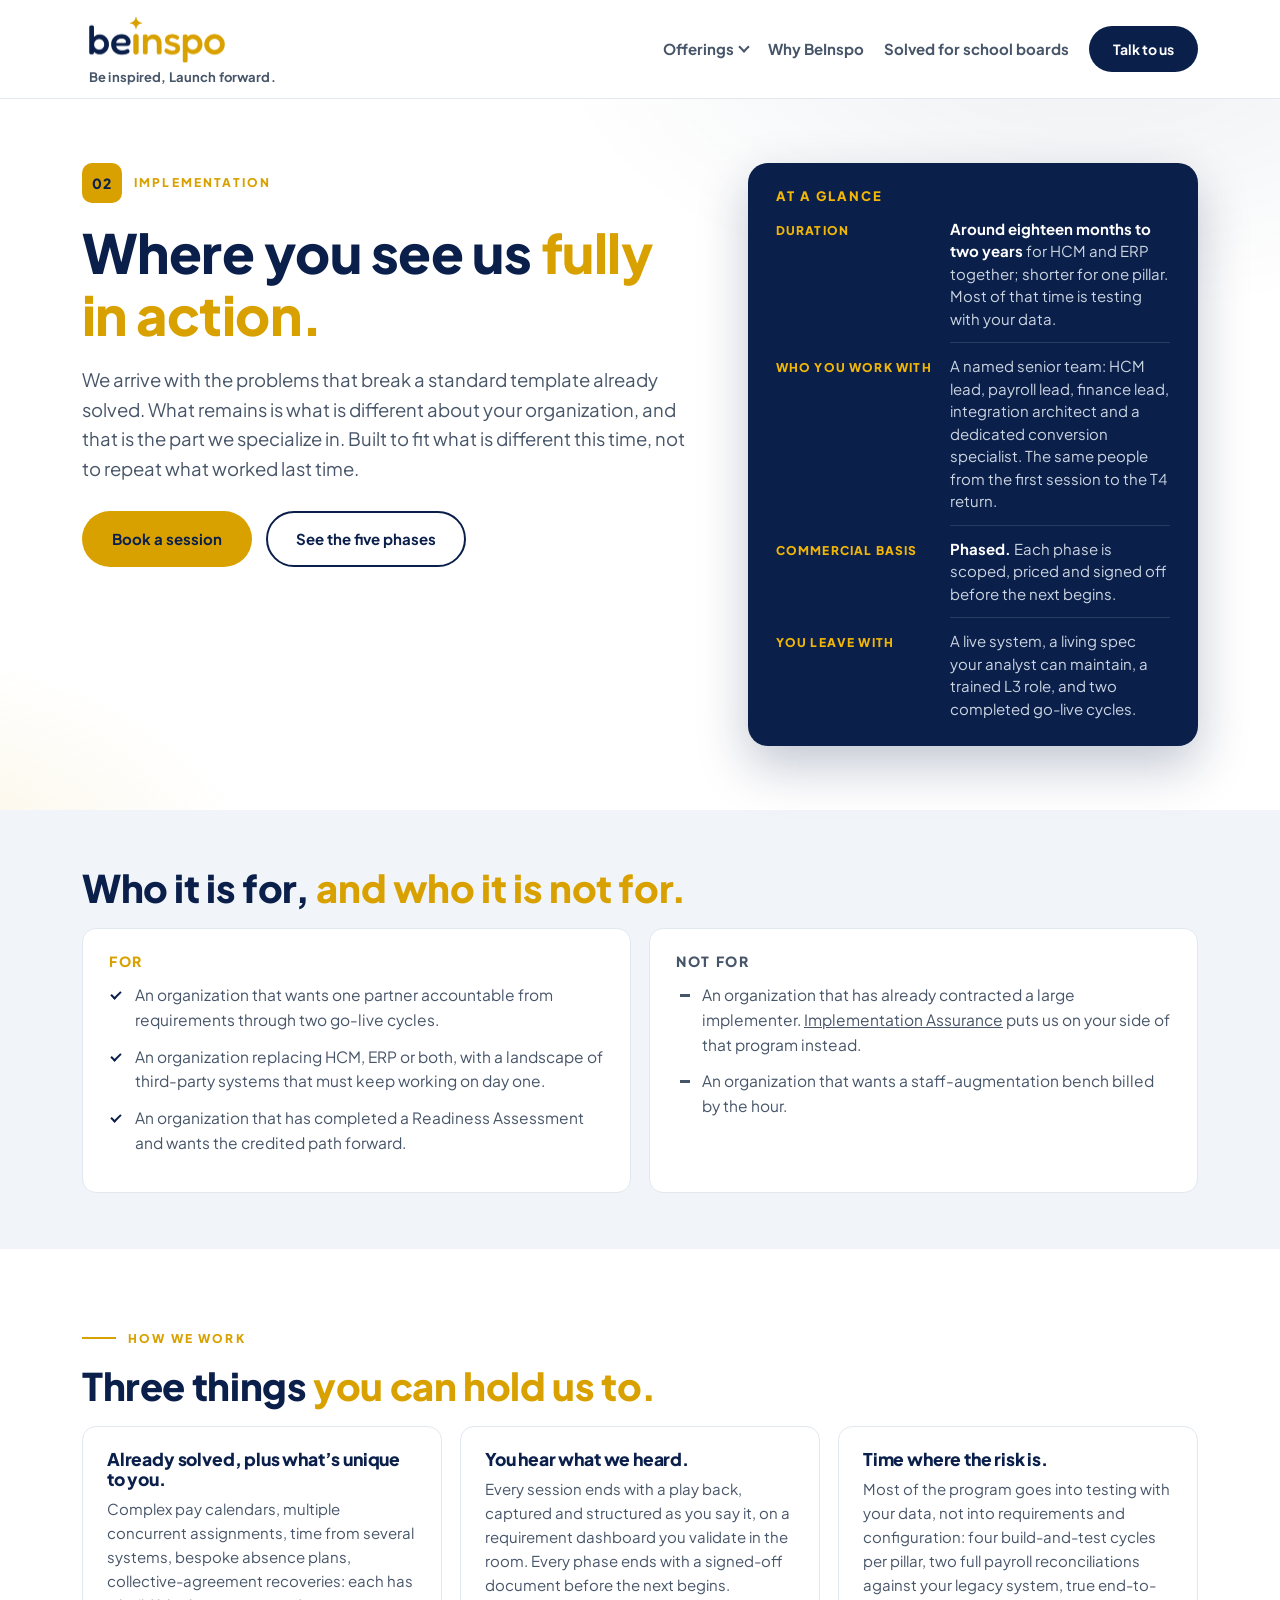
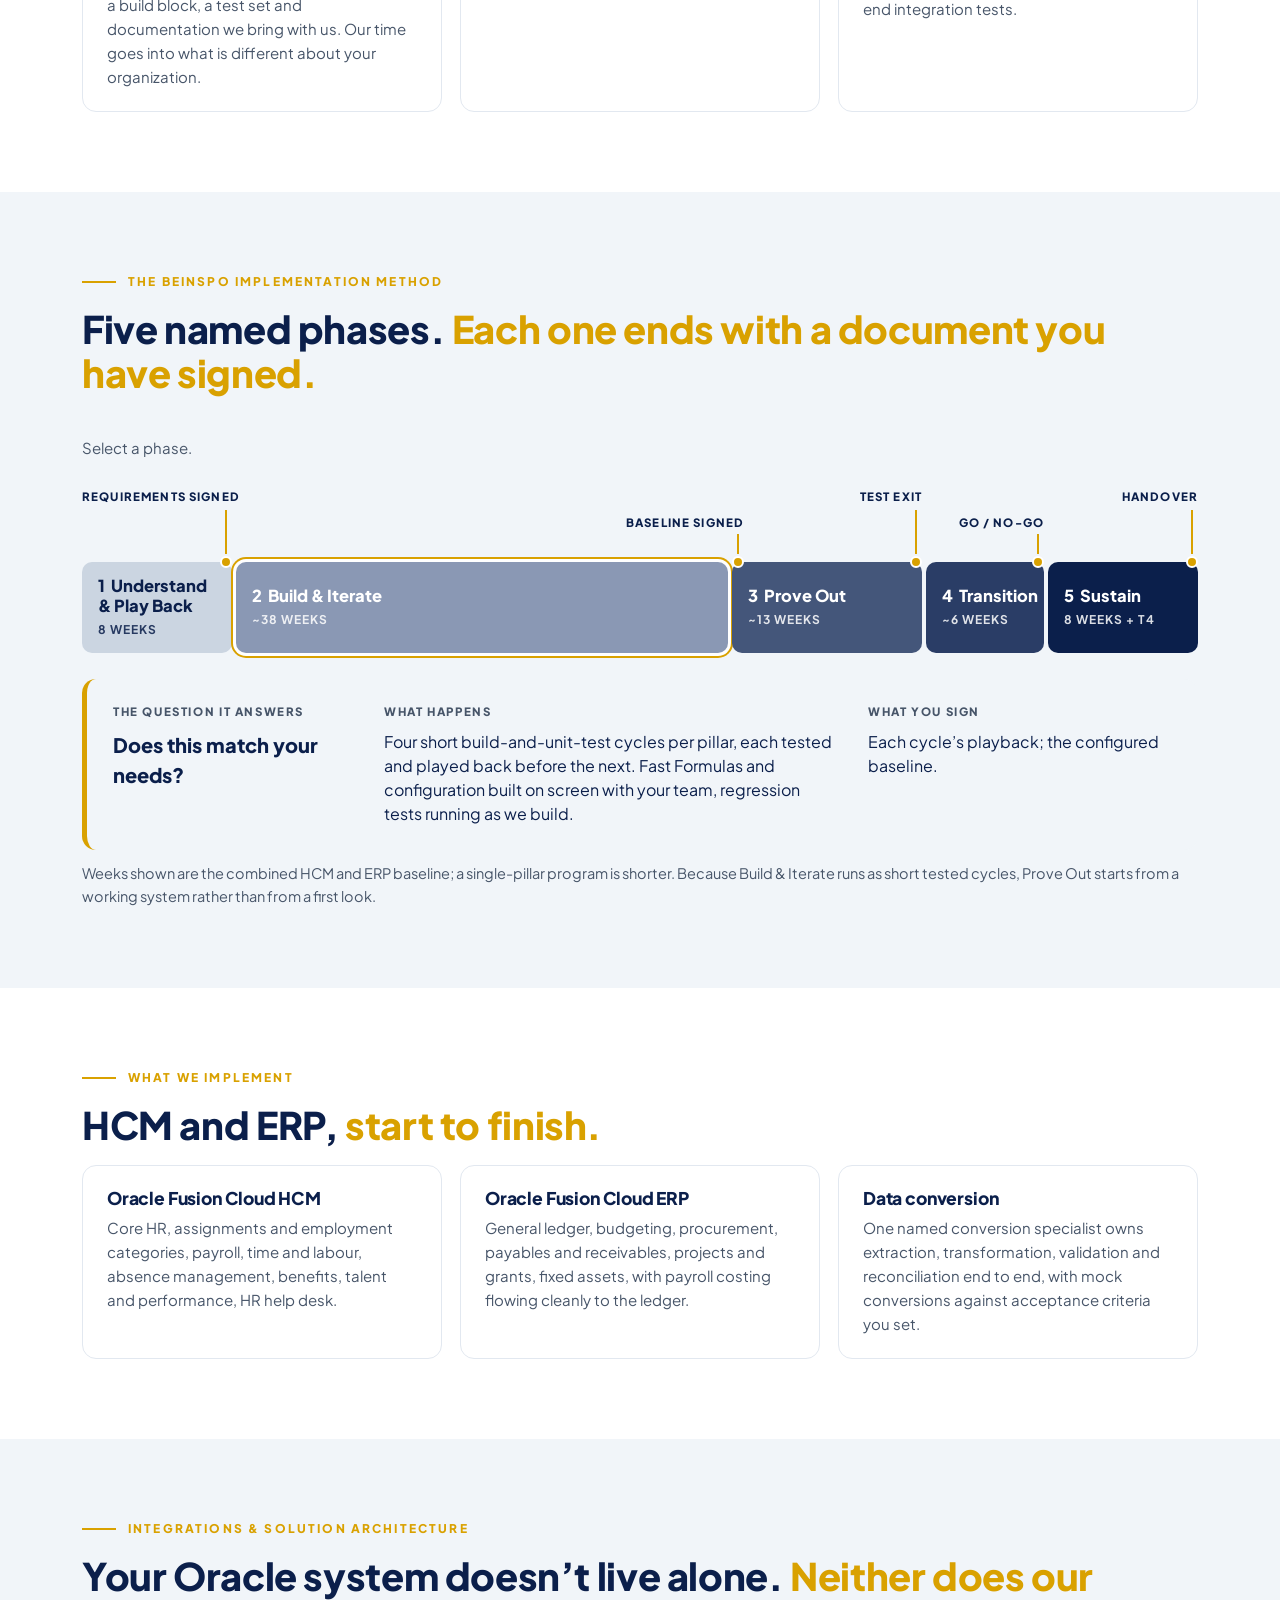
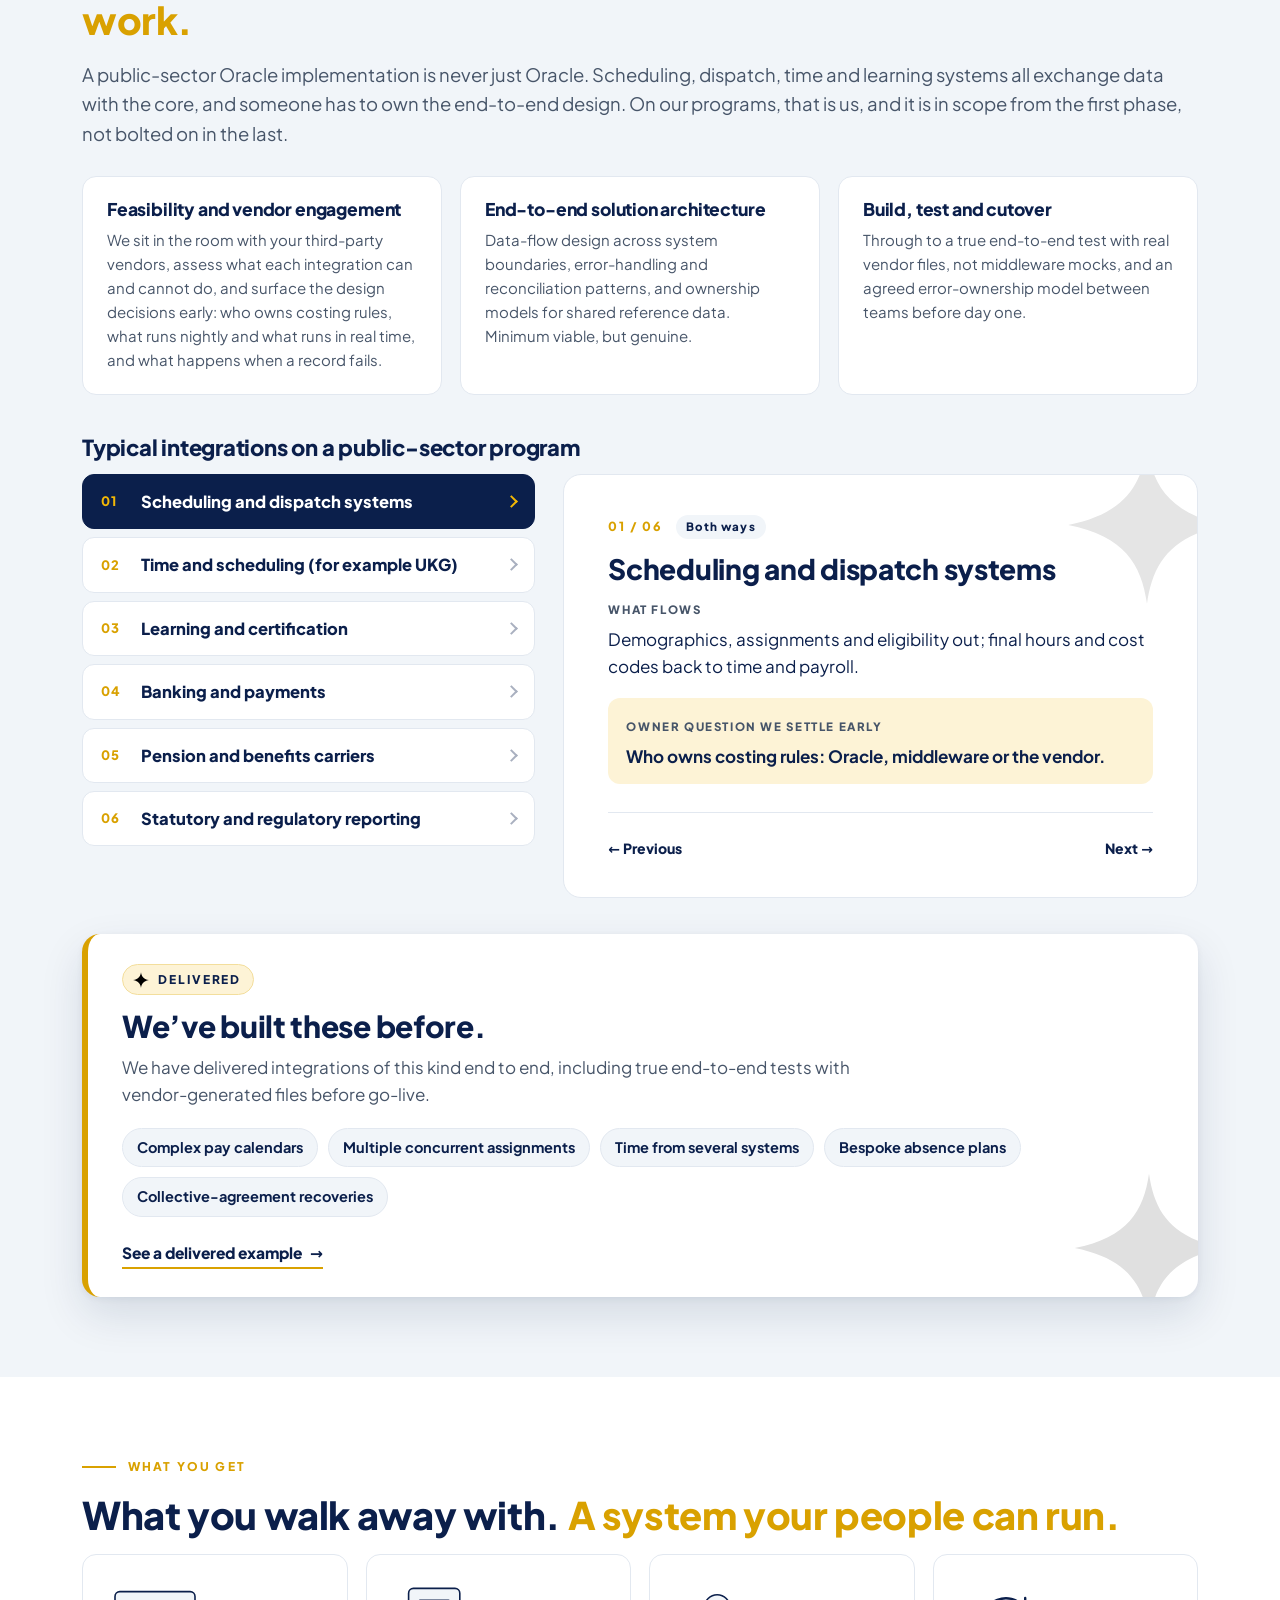
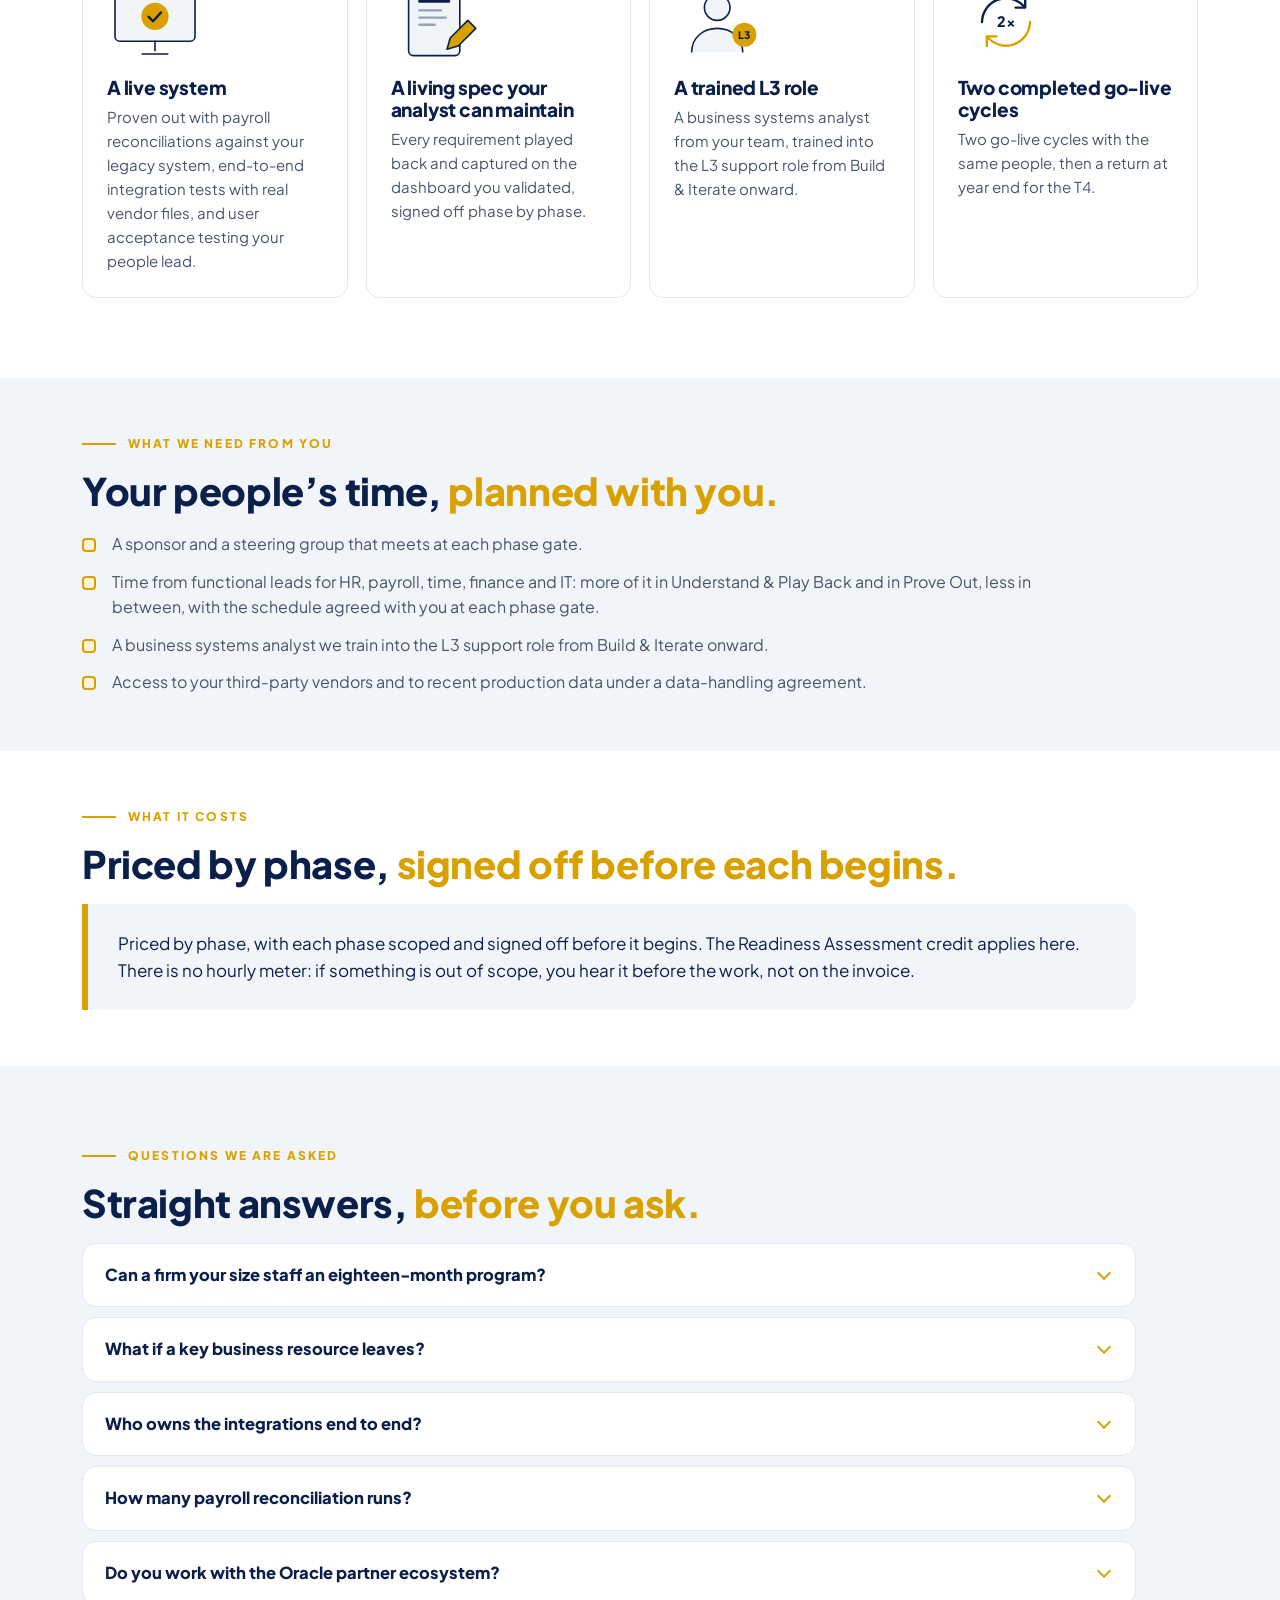
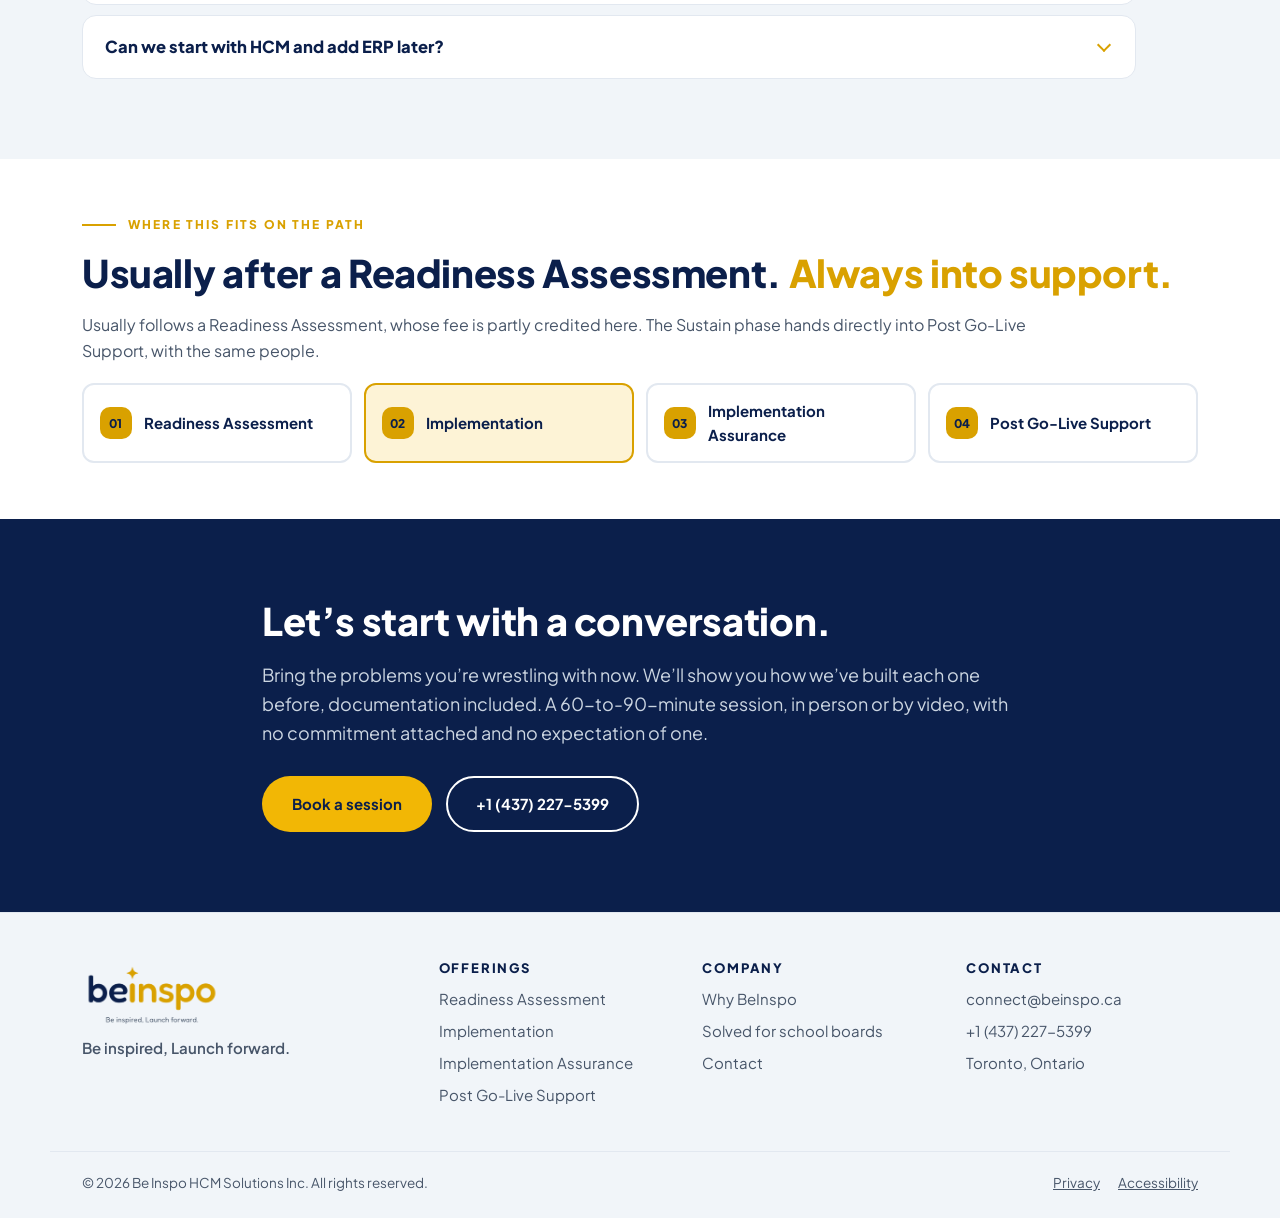
<file: implementation.html>
<!DOCTYPE html>
<html lang="en-CA">
<head>
  <meta charset="UTF-8">
  <meta name="viewport" content="width=device-width, initial-scale=1">
  <title>Oracle HCM &amp; ERP implementation | BeInspo</title>
  <meta name="description" content="Full Oracle Fusion HCM and ERP delivery for the public sector: five signed-off phases, payroll parallel runs, third-party integrations and a living spec.">
  <link rel="icon" type="image/svg+xml" href="assets/favicon.svg">
  <link rel="stylesheet" href="css/styles.css?v=20261103j">
  <link rel="stylesheet" href="css/pages.css?v=20261024c">
  <link rel="stylesheet" href="css/merge.css?v=20261102d">
</head>
<body>
<a class="skip-link" href="#main">Skip to content</a>

<header class="site-header">
  <div class="wrap nav-in">
    <a class="brand" href="index.html" aria-label="BeInspo home">
      <span class="brand-mark"><img src="assets/beinspo-logo.png" alt="BeInspo" width="1200" height="600"></span>
      <span class="brand-tag">Be inspired, Launch forward.</span>
    </a>
    <button class="nav-toggle" aria-expanded="false" aria-controls="site-nav">
      <span class="nav-toggle-bar" aria-hidden="true"></span><span class="sr-only">Menu</span>
    </button>
    <nav id="site-nav" class="site-nav" aria-label="Primary">
      <ul class="nav-links">
        <li class="has-dropdown">
          <button class="nav-link dropdown-toggle" aria-expanded="false" aria-controls="engage-menu">Offerings <span class="chev" aria-hidden="true"></span></button>
          <ul id="engage-menu" class="dropdown">
            <li><a href="readiness-assessment.html"><strong>01 Readiness Assessment</strong><span>Know what you&rsquo;re getting into before you commit.</span></a></li>
            <li><a href="implementation.html" aria-current="page"><strong>02 Implementation</strong><span>We build it, start to finish.</span></a></li>
            <li><a href="implementation-assurance.html"><strong>03 Implementation Assurance</strong><span>A partner builds; we complete your team.</span></a></li>
            <li><a href="post-go-live-support.html"><strong>04 Post Go-Live Support</strong><span>Gone live and need it to settle?</span></a></li>
          </ul>
        </li>
        <li><a class="nav-link" href="index.html#why-beinspo">Why BeInspo</a></li>
        <li><a class="nav-link" href="school-boards.html">Solved for school boards</a></li>
        <!-- <li><a class="nav-link" href="team.html">Our Team</a></li> -->
        <li class="nav-cta-item"><a class="btn btn-navy btn-sm" href="contact.html">Talk to us</a></li>
      </ul>
    </nav>
  </div>
</header>

<main id="main">

  <!-- Slot 1: Hero + Slot 2: At a glance -->
  <section class="page-hero" aria-labelledby="page-heading">
    <div class="wrap page-hero-in">
      <div>
        <div class="eyebrow-badge"><span class="badge">02</span><p class="eyebrow">Implementation</p></div>
        <h1 id="page-heading">Where you see us <em>fully in action.</em></h1>
        <p class="lede">We arrive with the problems that break a standard template already solved. What remains is what is different about your organization, and that is the part we specialize in. Built to fit what is different this time, not to repeat what worked last time.</p>
        <div class="btn-row">
          <a class="btn btn-yellow" href="contact.html">Book a session</a>
          <a class="btn btn-outline" href="#method">See the five phases</a>
        </div>
      </div>
      <aside class="glance" aria-labelledby="glance-heading">
        <h2 id="glance-heading" class="glance-title">At a glance</h2>
        <dl>
          <dt>Duration</dt><dd><strong>Around eighteen months to two years</strong> for HCM and ERP together; shorter for one pillar. Most of that time is testing with your data.</dd>
          <dt>Who you work with</dt><dd>A named senior team: HCM lead, payroll lead, finance lead, integration architect and a dedicated conversion specialist. The same people from the first session to the T4 return.</dd>
          <dt>Commercial basis</dt><dd><strong>Phased.</strong> Each phase is scoped, priced and signed off before the next begins.</dd>
          <dt>You leave with</dt><dd>A live system, a living spec your analyst can maintain, a trained L3 role, and two completed go-live cycles.</dd>
        </dl>
      </aside>
    </div>
  </section>

  <!-- Slot 3: Who it is for -->
  <section class="section section-grey section-tight" aria-labelledby="for-heading">
    <div class="wrap">
      <h2 id="for-heading">Who it is for, <em>and who it is not for.</em></h2>
      <div class="for-grid">
        <div class="for-col for-col-yes">
          <h3>For</h3>
          <ul>
            <li>An organization that wants one partner accountable from requirements through two go-live cycles.</li>
            <li>An organization replacing HCM, ERP or both, with a landscape of third-party systems that must keep working on day one.</li>
            <li>An organization that has completed a Readiness Assessment and wants the credited path forward.</li>
          </ul>
        </div>
        <div class="for-col for-col-no">
          <h3>Not for</h3>
          <ul>
            <li>An organization that has already contracted a large implementer. <a href="implementation-assurance.html">Implementation Assurance</a> puts us on your side of that program instead.</li>
            <li>An organization that wants a staff-augmentation bench billed by the hour.</li>
          </ul>
        </div>
      </div>
    </div>
  </section>

  <!-- Three things you can hold us to -->
  <section class="section" aria-labelledby="hold-heading">
    <div class="wrap">
      <p class="eyebrow">How we work</p>
      <h2 id="hold-heading">Three things <em>you can hold us to.</em></h2>
      <div class="tiles">
        <div class="tile"><h3>Already solved, plus what&rsquo;s unique to you.</h3><p>Complex pay calendars, multiple concurrent assignments, time from several systems, bespoke absence plans, collective-agreement recoveries: each has a build block, a test set and documentation we bring with us. Our time goes into what is different about your organization.</p></div>
        <div class="tile"><h3>You hear what we heard.</h3><p>Every session ends with a play back, captured and structured as you say it, on a requirement dashboard you validate in the room. Every phase ends with a signed-off document before the next begins.</p></div>
        <div class="tile"><h3>Time where the risk is.</h3><p>Most of the program goes into testing with your data, not into requirements and configuration: four build-and-test cycles per pillar, two full payroll reconciliations against your legacy system, true end-to-end integration tests.</p></div>
      </div>
    </div>
  </section>

  <!-- The method: timeline -->
  <section class="section section-grey" id="method" aria-labelledby="method-heading">
    <div class="wrap">
      <p class="eyebrow">The BeInspo Implementation Method</p>
      <div class="tl-head">
        <h2 id="method-heading">Five named phases. <em>Each one ends with a document you have signed.</em></h2>
        <p class="tl-hint">Select a phase.</p>
      </div>
      <div class="tl tl-impl">
        <div class="tl-ms tl-ms2" aria-hidden="true">
          <span class="tl-msi" style="flex: 8 1 0; min-width: 150px"><b>Requirements signed</b><i></i><u></u></span><span class="tl-msi tl-ms-low" style="flex: 38 1 0"><b>Baseline signed</b><i></i><u></u></span><span class="tl-msi" style="flex: 13 1 0"><b>Test exit</b><i></i><u></u></span><span class="tl-msi tl-ms-low" style="flex: 6 1 0; min-width: 118px"><b>Go / no-go</b><i></i><u></u></span><span class="tl-msi" style="flex: 8 1 0; min-width: 150px"><b>Handover</b><i></i><u></u></span>
        </div>
        <div class="tl-track" role="group" aria-label="Phases">
          <button class="tl-phase tl-p1" style="flex: 8 1 0; min-width: 150px" aria-pressed="false" data-q="Did we hear you right?" data-what="Working sessions across HR, payroll, time, finance and IT, each played back and captured on the dashboard." data-sign="Requirements and design decisions." data-weeks="8" title="Understand &amp; Play Back"><strong><span class="tl-n">1</span><span class="tl-t">Understand &amp; Play Back</span></strong><small>8 weeks</small></button><button class="tl-phase tl-p2" style="flex: 38 1 0" aria-pressed="true" data-q="Does this match your needs?" data-what="Four short build-and-unit-test cycles per pillar, each tested and played back before the next. Fast Formulas and configuration built on screen with your team, regression tests running as we build." data-sign="Each cycle’s playback; the configured baseline." data-weeks="~38" title="Build &amp; Iterate"><strong><span class="tl-n">2</span><span class="tl-t">Build &amp; Iterate</span></strong><small>~38 weeks</small></button><button class="tl-phase tl-p3" style="flex: 13 1 0" aria-pressed="false" data-q="Can it demonstrate itself?" data-what="Payroll reconciliations against your legacy system (a parallel run where you want the extra caution), end-to-end integration tests with real vendor files, user acceptance testing your people lead." data-sign="Test exit." data-weeks="~13" title="Prove Out"><strong><span class="tl-n">3</span><span class="tl-t">Prove Out</span></strong><small>~13 weeks</small></button><button class="tl-phase tl-p35" style="flex: 6 1 0; min-width: 118px" aria-pressed="false" data-q="Are we ready to go live?" data-what="Cutover plan, data-migration dress rehearsals, readiness checkpoints, a cutover command centre." data-sign="Go-live readiness and the go/no-go." data-weeks="~6" title="Transition"><strong><span class="tl-n">4</span><span class="tl-t">Transition</span></strong><small>~6 weeks</small></button><button class="tl-phase tl-p4" style="flex: 8 1 0; min-width: 150px" aria-pressed="false" data-q="Does it keep running and improving?" data-what="Two go-live cycles with the same people, then a return at year end. Hands over to Post Go-Live Support." data-sign="Stabilization exit and handover." data-weeks="8, plus a 4-week T4 return" title="Sustain"><strong><span class="tl-n">5</span><span class="tl-t">Sustain</span></strong><small>8 weeks + T4</small></button>
        </div>
        <div class="tl-panel" aria-live="polite">
          <div><p class="tl-k">The question it answers</p><p class="tl-v tl-v-q" id="tl-q">Does this match your needs?</p></div>
          <div><p class="tl-k">What happens</p><p class="tl-v" id="tl-what">Four short build-and-unit-test cycles per pillar, each tested and played back before the next. Fast Formulas and configuration built on screen with your team, regression tests running as we build.</p></div>
          <div><p class="tl-k">What you sign</p><p class="tl-v" id="tl-sign">Each cycle&rsquo;s playback; the configured baseline.</p></div>
        </div>
        <p class="tl-note">Weeks shown are the combined HCM and ERP baseline; a single-pillar program is shorter. Because Build &amp; Iterate runs as short tested cycles, Prove Out starts from a working system rather than from a first look.</p>
      </div>
    </div>
  </section>

  <!-- Slot 4: What we implement -->
  <section class="section" aria-labelledby="scope-heading">
    <div class="wrap">
      <p class="eyebrow">What we implement</p>
      <h2 id="scope-heading">HCM and ERP, <em>start to finish.</em></h2>
      <div class="tiles pillars3">
        <div class="tile"><h3>Oracle Fusion Cloud HCM</h3><p>Core HR, assignments and employment categories, payroll, time and labour, absence management, benefits, talent and performance, HR help desk.</p></div>
        <div class="tile"><h3>Oracle Fusion Cloud ERP</h3><p>General ledger, budgeting, procurement, payables and receivables, projects and grants, fixed assets, with payroll costing flowing cleanly to the ledger.</p></div>
        <div class="tile"><h3>Data conversion</h3><p>One named conversion specialist owns extraction, transformation, validation and reconciliation end to end, with mock conversions against acceptance criteria you set.</p></div>
      </div>
    </div>
  </section>

  <!-- Third-party integrations with Oracle HCM -->
  <section class="section section-grey" id="integrations" aria-labelledby="int-heading">
    <div class="wrap">
      <p class="eyebrow">Integrations &amp; solution architecture</p>
      <h2 id="int-heading">Your Oracle system doesn&rsquo;t live alone. <em>Neither does our work.</em></h2>
      <p class="intro intro-wide">A public-sector Oracle implementation is never just Oracle. Scheduling, dispatch, time and learning systems all exchange data with the core, and someone has to own the end-to-end design. On our programs, that is us, and it is in scope from the first phase, not bolted on in the last.</p>
      <div class="tiles">
        <div class="tile"><h3>Feasibility and vendor engagement</h3><p>We sit in the room with your third-party vendors, assess what each integration can and cannot do, and surface the design decisions early: who owns costing rules, what runs nightly and what runs in real time, and what happens when a record fails.</p></div>
        <div class="tile"><h3>End-to-end solution architecture</h3><p>Data-flow design across system boundaries, error-handling and reconciliation patterns, and ownership models for shared reference data. Minimum viable, but genuine.</p></div>
        <div class="tile"><h3>Build, test and cutover</h3><p>Through to a true end-to-end test with real vendor files, not middleware mocks, and an agreed error-ownership model between teams before day one.</p></div>
      </div>

      <h3 class="sub-heading">Typical integrations on a public-sector program</h3>
      <div class="qa qa-int">
        <div class="qa-list" role="tablist" aria-label="Typical integrations" aria-orientation="vertical">
          <button class="qa-tab" role="tab" id="int-tab-1" aria-controls="int-panel-1" aria-selected="true" tabindex="0"><span class="qa-num">01</span><span class="qa-q">Scheduling and dispatch systems</span><span class="qa-arrow" aria-hidden="true"></span></button>
          <button class="qa-tab" role="tab" id="int-tab-2" aria-controls="int-panel-2" aria-selected="false" tabindex="-1"><span class="qa-num">02</span><span class="qa-q">Time and scheduling (for example UKG)</span><span class="qa-arrow" aria-hidden="true"></span></button>
          <button class="qa-tab" role="tab" id="int-tab-3" aria-controls="int-panel-3" aria-selected="false" tabindex="-1"><span class="qa-num">03</span><span class="qa-q">Learning and certification</span><span class="qa-arrow" aria-hidden="true"></span></button>
          <button class="qa-tab" role="tab" id="int-tab-4" aria-controls="int-panel-4" aria-selected="false" tabindex="-1"><span class="qa-num">04</span><span class="qa-q">Banking and payments</span><span class="qa-arrow" aria-hidden="true"></span></button>
          <button class="qa-tab" role="tab" id="int-tab-5" aria-controls="int-panel-5" aria-selected="false" tabindex="-1"><span class="qa-num">05</span><span class="qa-q">Pension and benefits carriers</span><span class="qa-arrow" aria-hidden="true"></span></button>
          <button class="qa-tab" role="tab" id="int-tab-6" aria-controls="int-panel-6" aria-selected="false" tabindex="-1"><span class="qa-num">06</span><span class="qa-q">Statutory and regulatory reporting</span><span class="qa-arrow" aria-hidden="true"></span></button>
        </div>
        <div class="qa-stage">
            <div class="qa-panel" role="tabpanel" id="int-panel-1" aria-labelledby="int-tab-1">
              <p class="qa-panel-num">01 / 06 <span class="int-dir">Both ways</span></p>
              <h3>Scheduling and dispatch systems</h3>
              <p class="int-k">What flows</p>
              <p class="int-v">Demographics, assignments and eligibility out; final hours and cost codes back to time and payroll.</p>
              <div class="int-owner"><p class="int-k">Owner question we settle early</p><p class="int-v">Who owns costing rules: Oracle, middleware or the vendor.</p></div>
            </div>
<div class="qa-panel" role="tabpanel" id="int-panel-2" aria-labelledby="int-tab-2" hidden>
              <p class="qa-panel-num">02 / 06 <span class="int-dir">Both ways</span></p>
              <h3>Time and scheduling (for example UKG)</h3>
              <p class="int-k">What flows</p>
              <p class="int-v">Employees, assignments and absence balances out; approved time and premiums back in.</p>
              <div class="int-owner"><p class="int-k">Owner question we settle early</p><p class="int-v">Which system is the record for absence balances.</p></div>
            </div>
<div class="qa-panel" role="tabpanel" id="int-panel-3" aria-labelledby="int-tab-3" hidden>
              <p class="qa-panel-num">03 / 06 <span class="int-dir">Out, with returns</span></p>
              <h3>Learning and certification</h3>
              <p class="int-k">What flows</p>
              <p class="int-v">Employee and position data out; completed qualifications back to the person record.</p>
              <div class="int-owner"><p class="int-k">Owner question we settle early</p><p class="int-v">Whether qualifications gate assignment eligibility.</p></div>
            </div>
<div class="qa-panel" role="tabpanel" id="int-panel-4" aria-labelledby="int-tab-4" hidden>
              <p class="qa-panel-num">04 / 06 <span class="int-dir">Out</span></p>
              <h3>Banking and payments</h3>
              <p class="int-k">What flows</p>
              <p class="int-v">Direct deposit and payment files; returns and rejections reconciled.</p>
              <div class="int-owner"><p class="int-k">Owner question we settle early</p><p class="int-v">Who acts on a rejected payment and by when.</p></div>
            </div>
<div class="qa-panel" role="tabpanel" id="int-panel-5" aria-labelledby="int-tab-5" hidden>
              <p class="qa-panel-num">05 / 06 <span class="int-dir">Out</span></p>
              <h3>Pension and benefits carriers</h3>
              <p class="int-k">What flows</p>
              <p class="int-v">Enrolment, contribution and remittance files on the carrier&rsquo;s schedule.</p>
              <div class="int-owner"><p class="int-k">Owner question we settle early</p><p class="int-v">How retroactive changes reach the carrier.</p></div>
            </div>
<div class="qa-panel" role="tabpanel" id="int-panel-6" aria-labelledby="int-tab-6" hidden>
              <p class="qa-panel-num">06 / 06 <span class="int-dir">Out</span></p>
              <h3>Statutory and regulatory reporting</h3>
              <p class="int-k">What flows</p>
              <p class="int-v">Year-end and periodic reporting, including T4 and Record of Employment.</p>
              <div class="int-owner"><p class="int-k">Owner question we settle early</p><p class="int-v">Who signs off each file before it leaves.</p></div>
            </div>
          <div class="qa-nav">
            <button class="qa-step" data-step="-1" aria-label="Previous system">&larr; Previous</button>
            <button class="qa-step" data-step="1" aria-label="Next system">Next &rarr;</button>
          </div>
        </div>
      </div>
      <aside class="evidence" aria-labelledby="evidence-heading">
        <p class="evidence-badge"><img src="assets/spark.svg" alt="" width="18" height="18">Delivered</p>
        <h3 id="evidence-heading">We&rsquo;ve built these before.</h3>
        <p class="evidence-text">We have delivered integrations of this kind end to end, including true end-to-end tests with vendor-generated files before go-live.</p>
        <ul class="evidence-cases" aria-label="Problems already solved">
          <li>Complex pay calendars</li>
          <li>Multiple concurrent assignments</li>
          <li>Time from several systems</li>
          <li>Bespoke absence plans</li>
          <li>Collective-agreement recoveries</li>
        </ul>
        <a class="evidence-link" href="school-boards.html#delivered">See a delivered example <span aria-hidden="true">&rarr;</span></a>
      </aside>
    </div>
  </section>

  <!-- What you walk away with -->
  <section class="section" id="what-you-get" aria-labelledby="get-heading">
    <div class="wrap">
      <p class="eyebrow">What you get</p>
      <h2 id="get-heading">What you walk away with. <em>A system your people can run.</em></h2>
      <div class="walk walk4">
        <div class="walk-card">
          <svg width="96" height="78" viewBox="0 0 120 96" fill="none" aria-hidden="true"><rect x="10" y="10" width="100" height="62" rx="6" fill="#F1F5F9" stroke="#0B1F4B" stroke-width="2"/><path d="M60 72v12M44 88h32" stroke="#0B1F4B" stroke-width="2" stroke-linecap="round"/><circle cx="60" cy="41" r="17" fill="#D9A100"/><path d="M52 41.5l5.5 5.5 10-11" stroke="#0B1F4B" stroke-width="3" stroke-linecap="round" stroke-linejoin="round"/></svg>
          <h3>A live system</h3>
          <p>Proven out with payroll reconciliations against your legacy system, end-to-end integration tests with real vendor files, and user acceptance testing your people lead.</p>
        </div>
        <div class="walk-card">
          <svg width="96" height="78" viewBox="0 0 120 96" fill="none" aria-hidden="true"><rect x="22" y="6" width="64" height="84" rx="6" fill="#F1F5F9" stroke="#0B1F4B" stroke-width="2"/><rect x="34" y="20" width="40" height="4" rx="2" fill="#0B1F4B"/><rect x="34" y="32" width="30" height="3" rx="1.5" fill="#94A3B8"/><rect x="34" y="41" width="36" height="3" rx="1.5" fill="#94A3B8"/><rect x="34" y="50" width="22" height="3" rx="1.5" fill="#94A3B8"/><path d="M70 82l4-14 22-22 10 10-22 22z" fill="#D9A100" stroke="#0B1F4B" stroke-width="2" stroke-linejoin="round"/></svg>
          <h3>A living spec your analyst can maintain</h3>
          <p>Every requirement played back and captured on the dashboard you validated, signed off phase by phase.</p>
        </div>
        <div class="walk-card">
          <svg width="96" height="78" viewBox="0 0 120 96" fill="none" aria-hidden="true"><circle cx="54" cy="30" r="16" fill="#F1F5F9" stroke="#0B1F4B" stroke-width="2"/><path d="M22 86c0-18 14-30 32-30s32 12 32 30" fill="#F1F5F9" stroke="#0B1F4B" stroke-width="2"/><circle cx="88" cy="64" r="15" fill="#D9A100"/><text x="88" y="69" text-anchor="middle" font-family="Plus Jakarta Sans, sans-serif" font-size="13" font-weight="800" fill="#0B1F4B">L3</text></svg>
          <h3>A trained L3 role</h3>
          <p>A business systems analyst from your team, trained into the L3 support role from Build &amp; Iterate onward.</p>
        </div>
        <div class="walk-card">
          <svg width="96" height="78" viewBox="0 0 120 96" fill="none" aria-hidden="true"><path d="M30 48a30 30 0 0 1 52-20" stroke="#0B1F4B" stroke-width="3" fill="none" stroke-linecap="round"/><path d="M84 18v12H72" stroke="#0B1F4B" stroke-width="3" fill="none" stroke-linecap="round" stroke-linejoin="round"/><path d="M90 48a30 30 0 0 1-52 20" stroke="#D9A100" stroke-width="3" fill="none" stroke-linecap="round"/><path d="M36 78V66h12" stroke="#D9A100" stroke-width="3" fill="none" stroke-linecap="round" stroke-linejoin="round"/><text x="60" y="54" text-anchor="middle" font-family="Plus Jakarta Sans, sans-serif" font-size="18" font-weight="800" fill="#0B1F4B">2&#215;</text></svg>
          <h3>Two completed go-live cycles</h3>
          <p>Two go-live cycles with the same people, then a return at year end for the T4.</p>
        </div>
      </div>
    </div>
  </section>

  <!-- Slot 6: What we need from you -->
  <section class="section section-grey section-tight" aria-labelledby="need-heading">
    <div class="wrap">
      <p class="eyebrow">What we need from you</p>
      <h2 id="need-heading">Your people&rsquo;s time, <em>planned with you.</em></h2>
      <ul class="needs">
        <li>A sponsor and a steering group that meets at each phase gate.</li>
        <li>Time from functional leads for HR, payroll, time, finance and IT: more of it in Understand &amp; Play Back and in Prove Out, less in between, with the schedule agreed with you at each phase gate.</li>
        <li>A business systems analyst we train into the L3 support role from Build &amp; Iterate onward.</li>
        <li>Access to your third-party vendors and to recent production data under a data-handling agreement.</li>
      </ul>
    </div>
  </section>

  <!-- Slot 7: What it costs -->
  <section class="section section-tight" aria-labelledby="cost-heading">
    <div class="wrap">
      <p class="eyebrow">What it costs</p>
      <h2 id="cost-heading">Priced by phase, <em>signed off before each begins.</em></h2>
      <div class="cost-band">
        <p>Priced by phase, with each phase scoped and signed off before it begins. The Readiness Assessment credit applies here. There is no hourly meter: if something is out of scope, you hear it before the work, not on the invoice.</p>
      </div>
    </div>
  </section>

  <!-- Slot 8: FAQ -->
  <section class="section section-grey" aria-labelledby="faq-heading">
    <div class="wrap">
      <p class="eyebrow">Questions we are asked</p>
      <h2 id="faq-heading">Straight answers, <em>before you ask.</em></h2>
      <div class="faq">
        <details><summary>Can a firm your size staff an eighteen-month program?</summary><p>The team is named before we start and committed for the program&rsquo;s length. We do not run a pyramid, so there are no juniors to rotate off.</p></details>
        <details><summary>What if a key business resource leaves?</summary><p>The living spec and the requirement dashboard keep the knowledge out of any one person&rsquo;s head. Whoever steps in from your team picks up from the record, so the handover is easy and nothing is lost with the person who left.</p></details>
        <details><summary>Who owns the integrations end to end?</summary><p>We own the build end to end: design, build, testing and cutover. The data is owned by your business and your vendors.</p></details>
        <details><summary>How many payroll reconciliation runs?</summary><p>Two full payroll reconciliations before go-live, matched against your legacy system, plus full support through two go-live cycles. For teams that want to be extra cautious, we also offer a payroll parallel run before go-live.</p></details>
        <details><summary>Do you work with the Oracle partner ecosystem?</summary><p><mark class="todo">[State Oracle partnership status when confirmed.]</mark></p></details>
        <details><summary>Can we start with HCM and add ERP later?</summary><p>Yes. The method is per pillar; a single-pillar program is shorter and the ERP pillar can follow.</p></details>
      </div>
    </div>
  </section>

  <!-- Slot 9: Where this fits -->
  <section class="section section-tight" aria-labelledby="fit-heading">
    <div class="wrap">
      <p class="eyebrow">Where this fits on the path</p>
      <h2 id="fit-heading">Usually after a Readiness Assessment. <em>Always into support.</em></h2>
      <p class="path-fit">Usually follows a Readiness Assessment, whose fee is partly credited here. The Sustain phase hands directly into Post Go-Live Support, with the same people.</p>
      <nav class="path-strip" aria-label="The four offerings">
        <a href="readiness-assessment.html"><span class="badge">01</span>Readiness Assessment</a>
        <a href="implementation.html" aria-current="page"><span class="badge">02</span>Implementation</a>
        <a href="implementation-assurance.html"><span class="badge">03</span>Implementation Assurance</a>
        <a href="post-go-live-support.html"><span class="badge">04</span>Post Go-Live Support</a>
      </nav>
    </div>
  </section>

  <!-- Slot 10: Closing block -->
  <section class="closing" aria-labelledby="closing-heading">
    <div class="wrap closing-in">
      <h2 id="closing-heading">Let&rsquo;s start with a conversation.</h2>
      <p>Bring the problems you&rsquo;re wrestling with now. We&rsquo;ll show you how we&rsquo;ve built each one before, documentation included. A 60-to-90-minute session, in person or by video, with no commitment attached and no expectation of one.</p>
      <div class="btn-row">
        <a class="btn btn-bright" href="contact.html">Book a session</a>
        <a class="btn btn-outline-light" href="tel:+14372275399">+1 (437) 227-5399</a>
      </div>
    </div>
  </section>

</main>

<footer class="site-footer">
  <div class="wrap footer-in">
    <div class="footer-brand">
      <img src="assets/beinspo-logo.png" alt="BeInspo" width="160" height="80">
      <p class="tagline">Be inspired, Launch forward.</p>
    </div>
    <nav class="footer-col" aria-label="Offerings">
      <h2>Offerings</h2>
      <ul>
        <li><a href="readiness-assessment.html">Readiness Assessment</a></li>
        <li><a href="implementation.html">Implementation</a></li>
        <li><a href="implementation-assurance.html">Implementation Assurance</a></li>
        <li><a href="post-go-live-support.html">Post Go-Live Support</a></li>
      </ul>
    </nav>
    <nav class="footer-col" aria-label="Company">
      <h2>Company</h2>
      <ul>
        <li><a href="index.html#why-beinspo">Why BeInspo</a></li>
        <li><a href="school-boards.html">Solved for school boards</a></li>
        <!-- <li><a href="team.html">Our Team</a></li> -->
        <li><a href="contact.html">Contact</a></li>
      </ul>
    </nav>
    <div class="footer-col">
      <h2>Contact</h2>
      <ul>
        <li><a href="mailto:connect@beinspo.ca">connect@beinspo.ca</a></li>
        <li><a href="tel:+14372275399">+1 (437) 227-5399</a></li>
        <li>Toronto, Ontario</li>
      </ul>
    </div>
  </div>
  <div class="wrap footer-legal">
    <p>&copy; 2026 Be Inspo HCM Solutions Inc. All rights reserved.</p>
    <ul>
      <li><a href="privacy.html">Privacy</a></li>
      <li><a href="accessibility.html">Accessibility</a></li>
    </ul>
  </div>
</footer>

<script src="js/main.js?v=20261024c"></script>
<script>
  (function () {
    // Timeline
    var phases = document.querySelectorAll('.tl-phase');
    var q = document.getElementById('tl-q'), w = document.getElementById('tl-what'), sg = document.getElementById('tl-sign');
    phases.forEach(function (b) {
      b.addEventListener('click', function () {
        phases.forEach(function (x) { x.setAttribute('aria-pressed', x === b ? 'true' : 'false'); });
        q.textContent = b.getAttribute('data-q'); w.textContent = b.getAttribute('data-what'); sg.textContent = b.getAttribute('data-sign');
      });
    });
    // Explorers (list left, detail right)
    document.querySelectorAll('.qa').forEach(function (box) {
      var tabs = Array.prototype.slice.call(box.querySelectorAll('.qa-tab'));
      function show(i, focus) {
        i = (i + tabs.length) % tabs.length;
        tabs.forEach(function (t, k) {
          var on = k === i;
          t.setAttribute('aria-selected', on ? 'true' : 'false'); t.tabIndex = on ? 0 : -1;
          document.getElementById(t.getAttribute('aria-controls')).hidden = !on;
        });
        if (focus) tabs[i].focus();
      }
      function cur() { return tabs.findIndex(function (t) { return t.getAttribute('aria-selected') === 'true'; }); }
      tabs.forEach(function (t, k) {
        t.addEventListener('click', function () { show(k); });
        t.addEventListener('keydown', function (e) {
          if (e.key === 'ArrowDown' || e.key === 'ArrowRight') { e.preventDefault(); show(k + 1, true); }
          if (e.key === 'ArrowUp' || e.key === 'ArrowLeft') { e.preventDefault(); show(k - 1, true); }
        });
      });
      box.querySelectorAll('.qa-step').forEach(function (b) {
        b.addEventListener('click', function () { show(cur() + Number(b.getAttribute('data-step'))); });
      });
    });
  })();
</script>
</body>
</html>
</file>
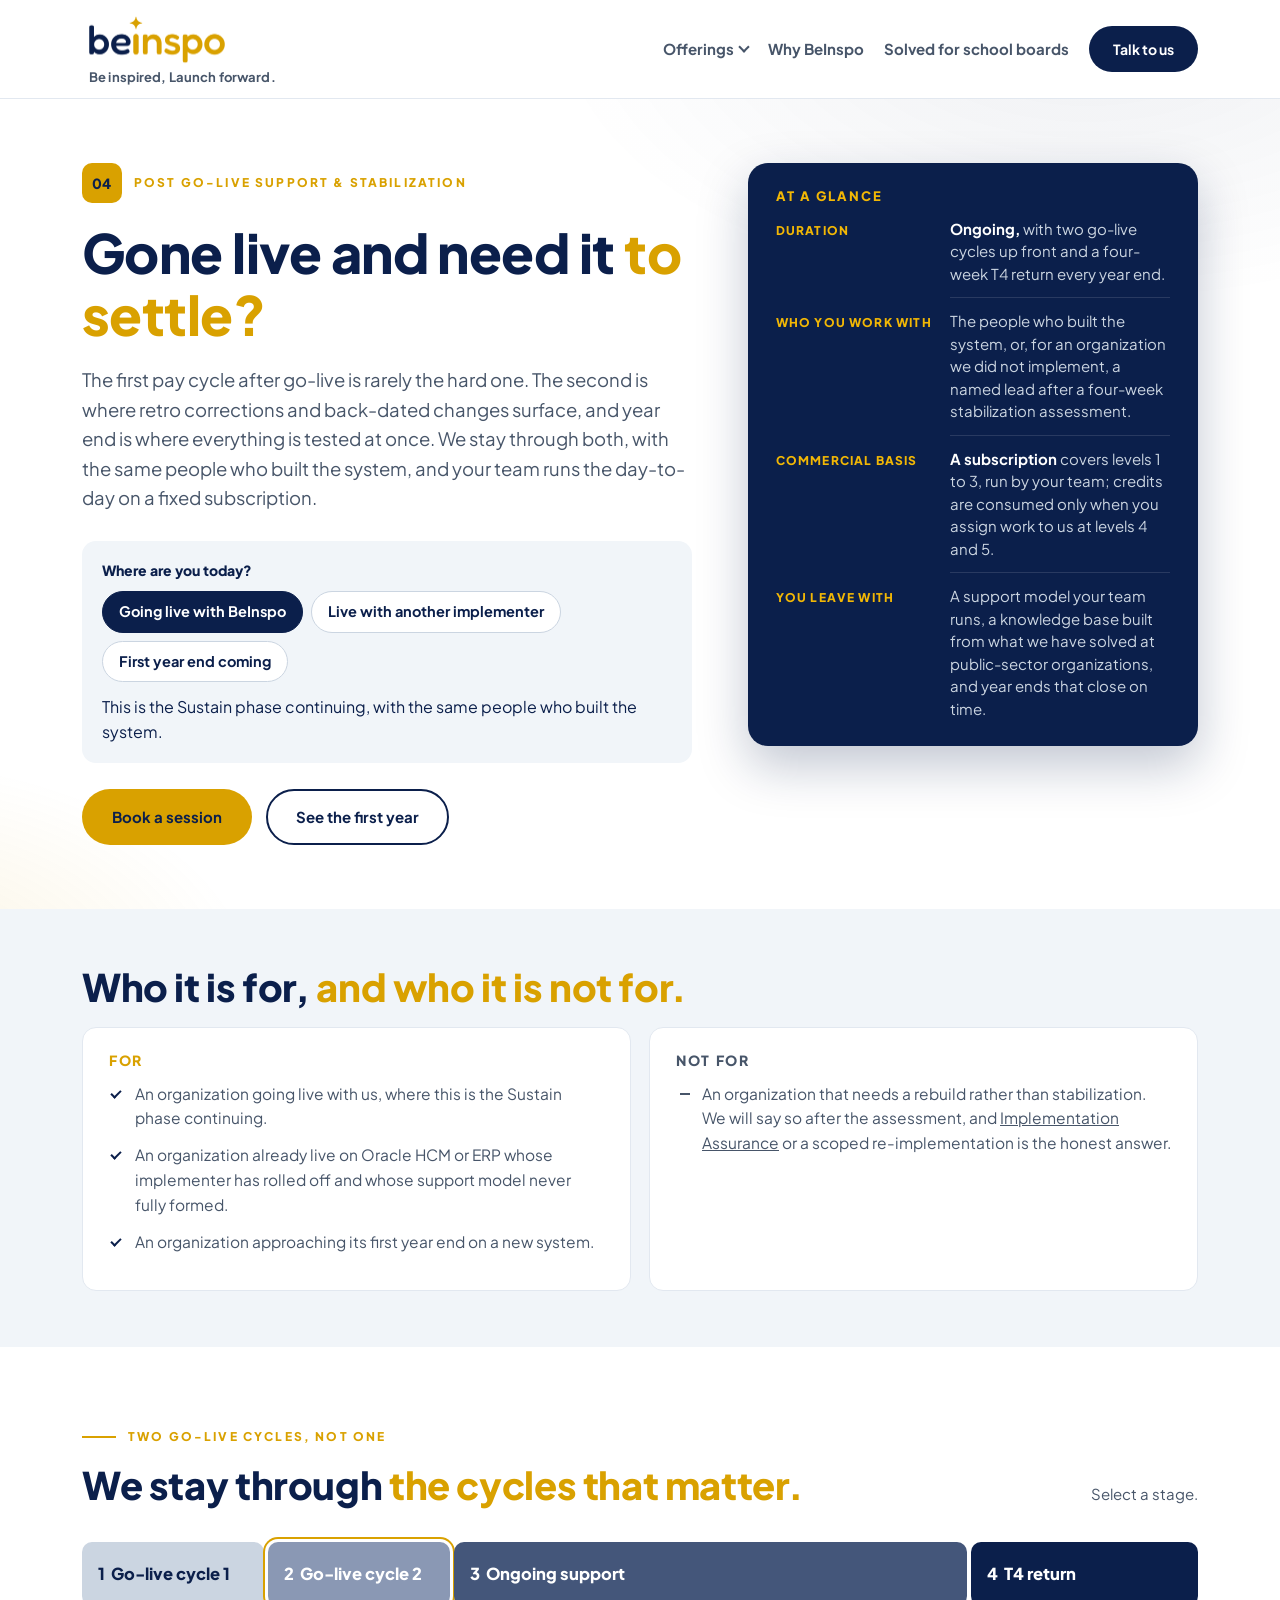
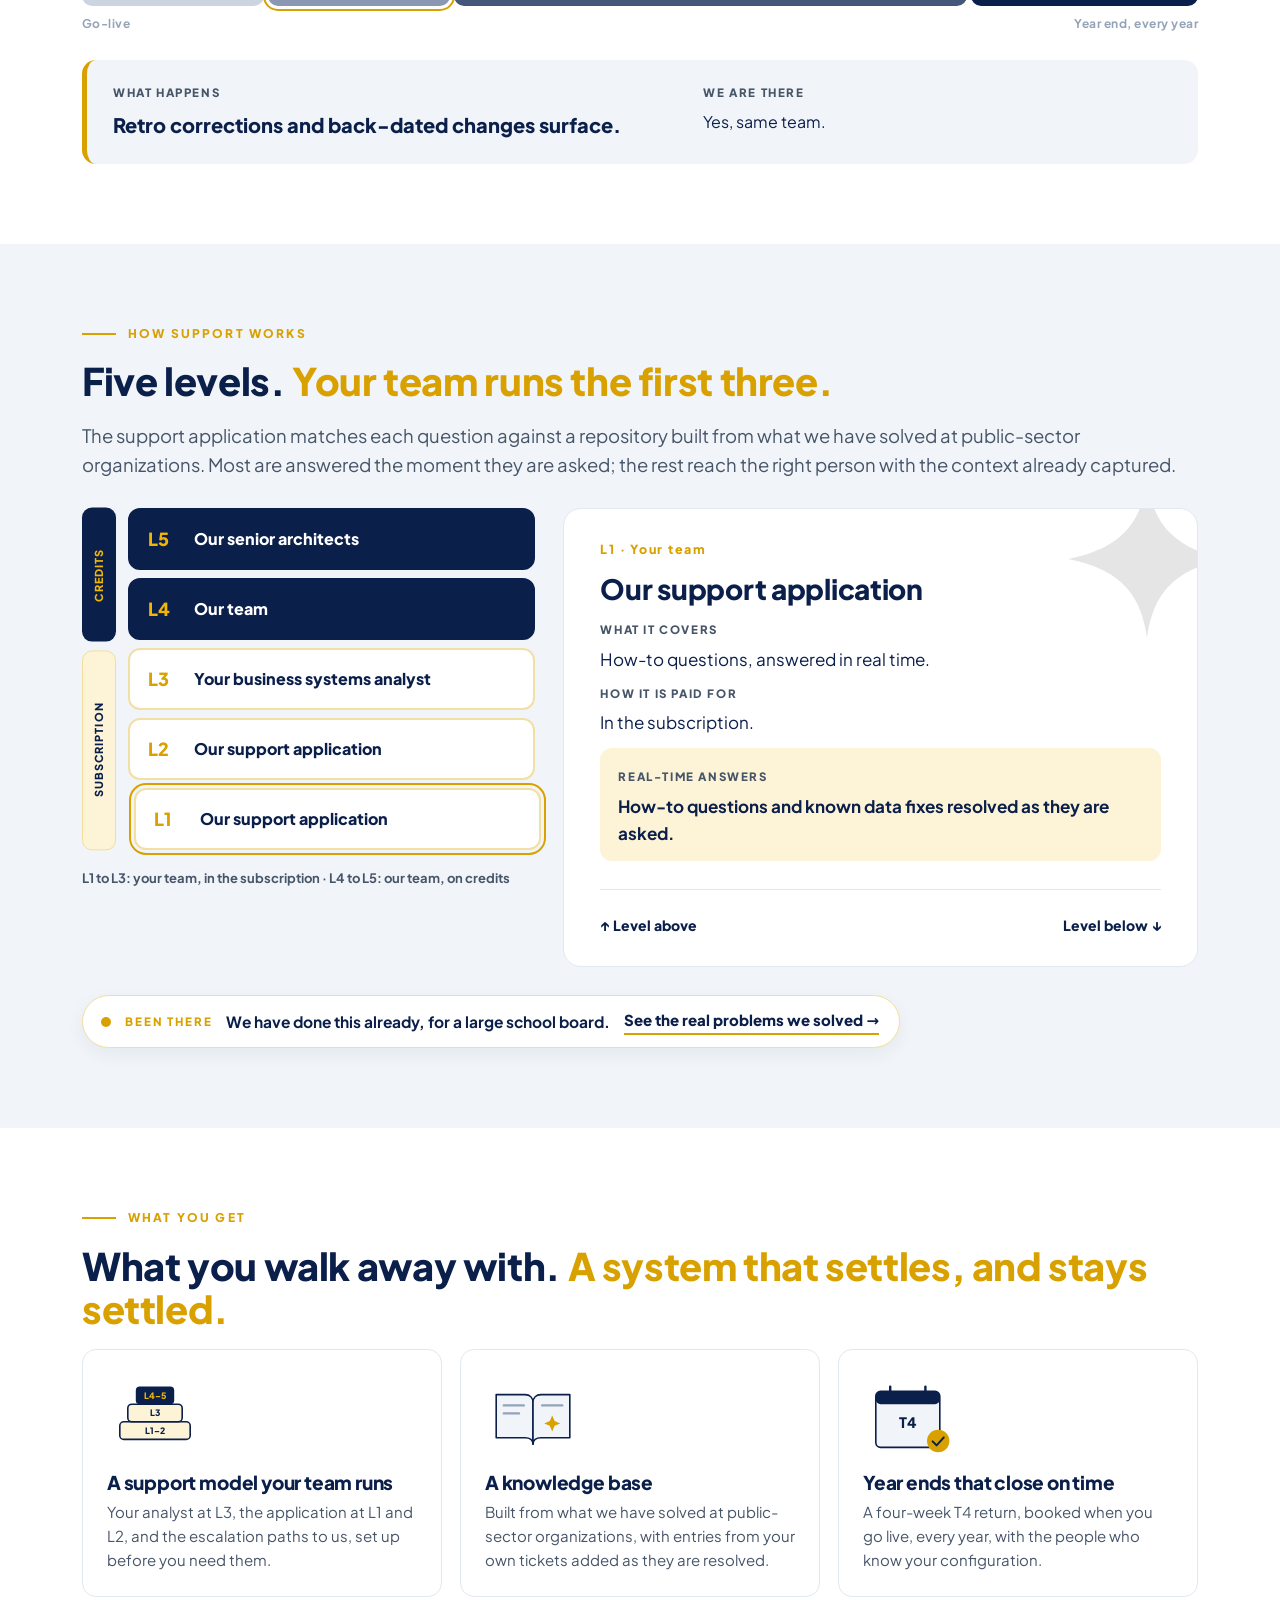
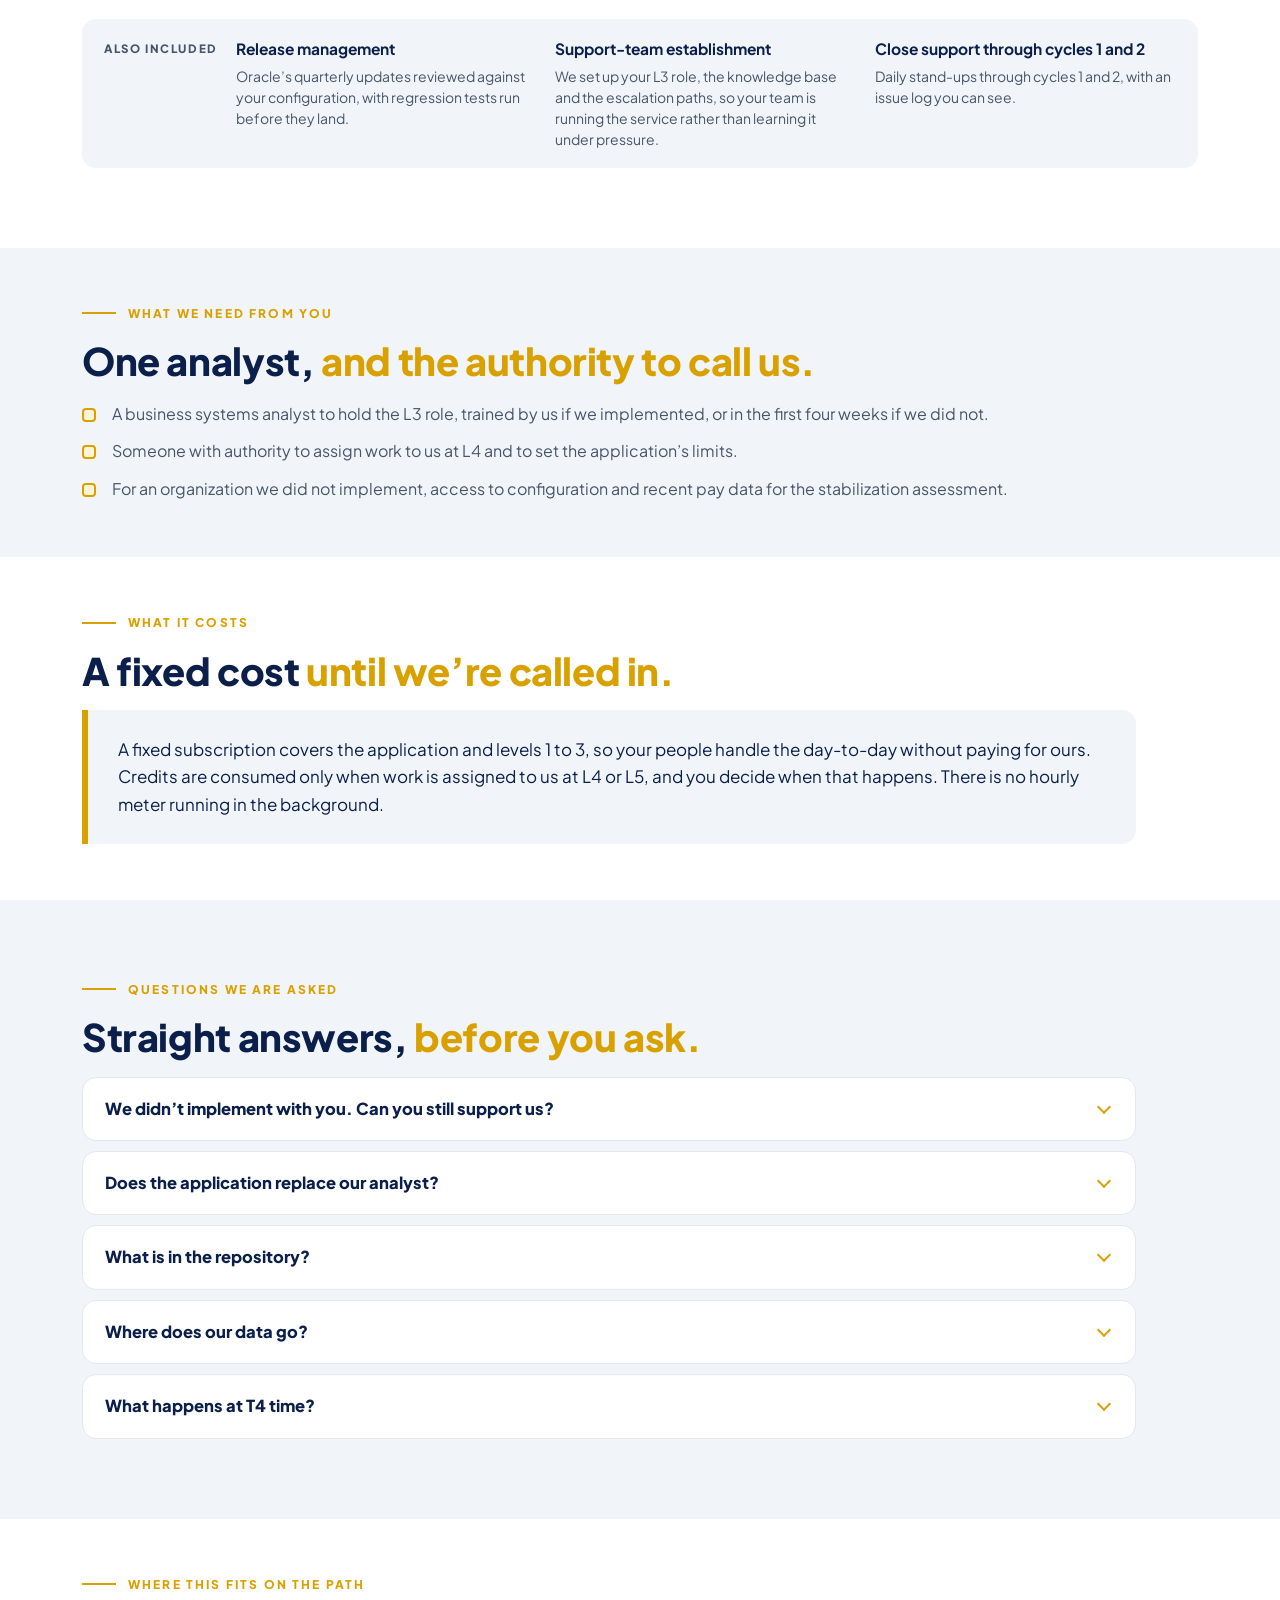
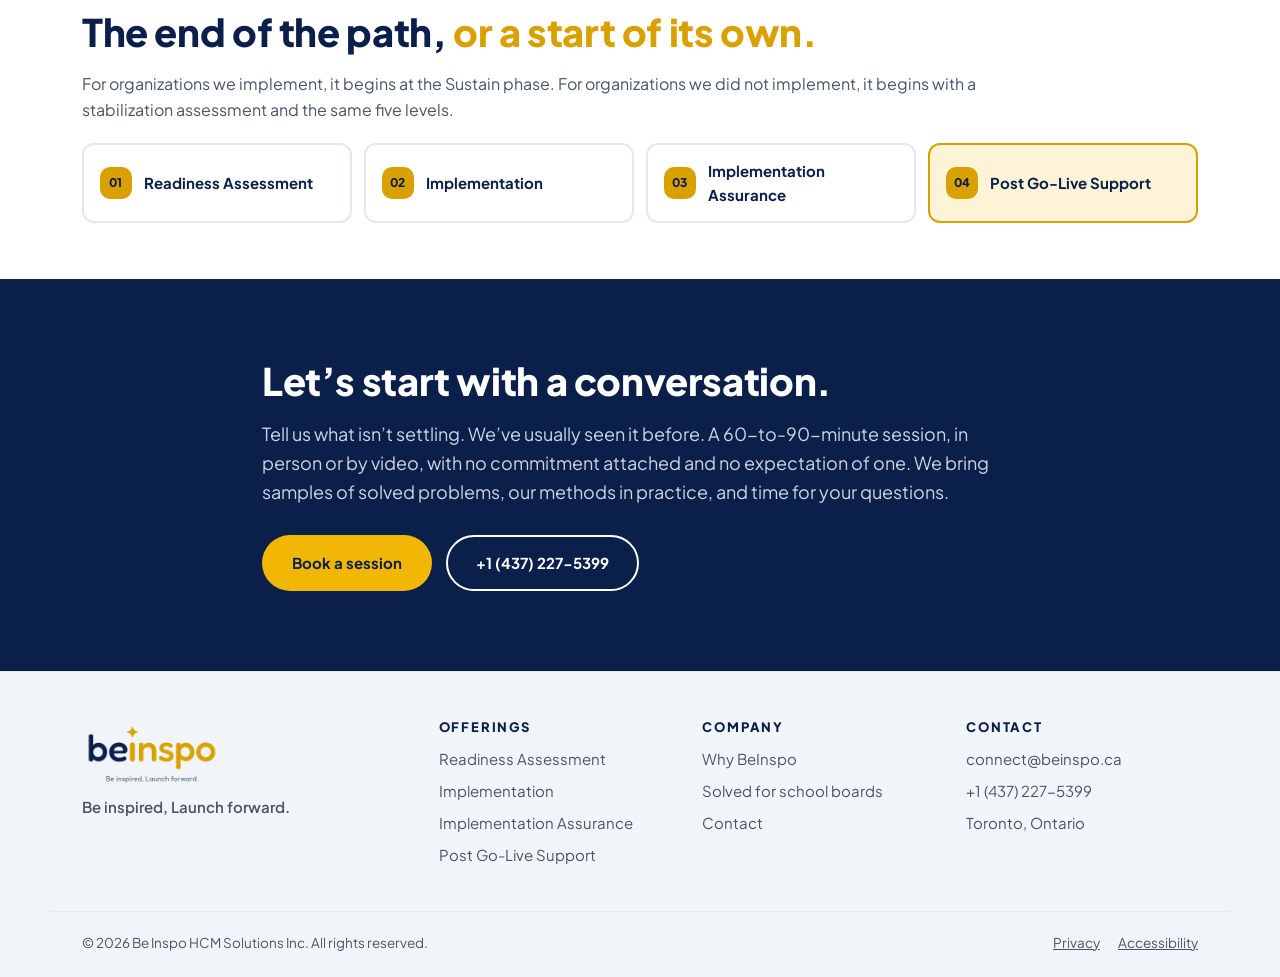
<file: post-go-live-support.html>
<!DOCTYPE html>
<html lang="en-CA">
<head>
  <meta charset="UTF-8">
  <meta name="viewport" content="width=device-width, initial-scale=1">
  <title>Post go-live support and stabilization for Oracle HCM | BeInspo</title>
  <meta name="description" content="Two go-live cycles, five support levels your team runs, a fixed cost until we're called in, and a four-week T4 return at year end.">
  <link rel="icon" type="image/svg+xml" href="assets/favicon.svg">
  <link rel="stylesheet" href="css/styles.css?v=20261103j">
  <link rel="stylesheet" href="css/pages.css?v=20261024c">
  <link rel="stylesheet" href="css/merge.css?v=20261103b">
</head>
<body>
<a class="skip-link" href="#main">Skip to content</a>

<header class="site-header">
  <div class="wrap nav-in">
    <a class="brand" href="index.html" aria-label="BeInspo home">
      <span class="brand-mark"><img src="assets/beinspo-logo.png" alt="BeInspo" width="1200" height="600"></span>
      <span class="brand-tag">Be inspired, Launch forward.</span>
    </a>
    <button class="nav-toggle" aria-expanded="false" aria-controls="site-nav">
      <span class="nav-toggle-bar" aria-hidden="true"></span><span class="sr-only">Menu</span>
    </button>
    <nav id="site-nav" class="site-nav" aria-label="Primary">
      <ul class="nav-links">
        <li class="has-dropdown">
          <button class="nav-link dropdown-toggle" aria-expanded="false" aria-controls="engage-menu">Offerings <span class="chev" aria-hidden="true"></span></button>
          <ul id="engage-menu" class="dropdown">
            <li><a href="readiness-assessment.html"><strong>01 Readiness Assessment</strong><span>Know what you&rsquo;re getting into before you commit.</span></a></li>
            <li><a href="implementation.html"><strong>02 Implementation</strong><span>We build it, start to finish.</span></a></li>
            <li><a href="implementation-assurance.html"><strong>03 Implementation Assurance</strong><span>A partner builds; we complete your team.</span></a></li>
            <li><a href="post-go-live-support.html" aria-current="page"><strong>04 Post Go-Live Support</strong><span>Gone live and need it to settle?</span></a></li>
          </ul>
        </li>
        <li><a class="nav-link" href="index.html#why-beinspo">Why BeInspo</a></li>
        <li><a class="nav-link" href="school-boards.html">Solved for school boards</a></li>
        <!-- <li><a class="nav-link" href="team.html">Our Team</a></li> -->
        <li class="nav-cta-item"><a class="btn btn-navy btn-sm" href="contact.html">Talk to us</a></li>
      </ul>
    </nav>
  </div>
</header>

<main id="main">

  <!-- Slot 1: Hero + Slot 2: At a glance -->
  <section class="page-hero" aria-labelledby="page-heading">
    <div class="wrap page-hero-in">
      <div>
        <div class="eyebrow-badge"><span class="badge">04</span><p class="eyebrow">Post Go-Live Support &amp; Stabilization</p></div>
        <h1 id="page-heading">Gone live and need it <em>to settle?</em></h1>
        <p class="lede">The first pay cycle after go-live is rarely the hard one. The second is where retro corrections and back-dated changes surface, and year end is where everything is tested at once. We stay through both, with the same people who built the system, and your team runs the day-to-day on a fixed subscription.</p>
        <div class="entry" role="group" aria-labelledby="entry-q">
          <p class="entry-q" id="entry-q">Where are you today?</p>
          <div class="entry-chips">
            <button class="entry-chip" aria-pressed="true" data-line="This is the Sustain phase continuing, with the same people who built the system.">Going live with BeInspo</button>
            <button class="entry-chip" aria-pressed="false" data-line="We start with a four-week stabilization assessment, so we know the configuration before we support it.">Live with another implementer</button>
            <button class="entry-chip" aria-pressed="false" data-line="A four-week T4 return covers T4s, year-end balances and statutory filings, with the people who know your configuration.">First year end coming</button>
          </div>
          <p class="entry-line" id="entry-line" aria-live="polite">This is the Sustain phase continuing, with the same people who built the system.</p>
        </div>
        <div class="btn-row">
          <a class="btn btn-yellow" href="contact.html">Book a session</a>
          <a class="btn btn-outline" href="#runs">See the first year</a>
        </div>
      </div>
      <aside class="glance" aria-labelledby="glance-heading">
        <h2 id="glance-heading" class="glance-title">At a glance</h2>
        <dl>
          <dt>Duration</dt><dd><strong>Ongoing,</strong> with two go-live cycles up front and a four-week T4 return every year end.</dd>
          <dt>Who you work with</dt><dd>The people who built the system, or, for an organization we did not implement, a named lead after a four-week stabilization assessment.</dd>
          <dt>Commercial basis</dt><dd><strong>A subscription</strong> covers levels 1 to 3, run by your team; credits are consumed only when you assign work to us at levels 4 and 5.</dd>
          <dt>You leave with</dt><dd>A support model your team runs, a knowledge base built from what we have solved at public-sector organizations, and year ends that close on time.</dd>
        </dl>
      </aside>
    </div>
  </section>

  <!-- Slot 3: Who it is for -->
  <section class="section section-grey section-tight" aria-labelledby="for-heading">
    <div class="wrap">
      <h2 id="for-heading">Who it is for, <em>and who it is not for.</em></h2>
      <div class="for-grid">
        <div class="for-col for-col-yes">
          <h3>For</h3>
          <ul>
            <li>An organization going live with us, where this is the Sustain phase continuing.</li>
            <li>An organization already live on Oracle HCM or ERP whose implementer has rolled off and whose support model never fully formed.</li>
            <li>An organization approaching its first year end on a new system.</li>
          </ul>
        </div>
        <div class="for-col for-col-no">
          <h3>Not for</h3>
          <ul>
            <li>An organization that needs a rebuild rather than stabilization. We will say so after the assessment, and <a href="implementation-assurance.html">Implementation Assurance</a> or a scoped re-implementation is the honest answer.</li>
          </ul>
        </div>
      </div>
    </div>
  </section>

  <!-- How it runs: the first year after go-live -->
  <section class="section" id="runs" aria-labelledby="cycles-heading">
    <div class="wrap">
      <p class="eyebrow">Two go-live cycles, not one</p>
      <div class="tl-head">
        <h2 id="cycles-heading">We stay through <em>the cycles that matter.</em></h2>
        <p class="tl-hint">Select a stage.</p>
      </div>
      <div class="tl tl-impl tl-stages">
        <div class="tl-track" role="group" aria-label="The first year after go-live"><button class="tl-phase tl-p1" style="flex: 1 1 0" aria-pressed="false" data-a="Runs clean on current data." data-b="Yes, on site or on call."><strong><span class="tl-n">1</span>Go-live cycle 1</strong></button><button class="tl-phase tl-p2" style="flex: 1 1 0" aria-pressed="true" data-a="Retro corrections and back-dated changes surface." data-b="Yes, same team."><strong><span class="tl-n">2</span>Go-live cycle 2</strong></button><button class="tl-phase tl-p3" style="flex: 3.2 1 0" aria-pressed="false" data-a="Your team runs the day-to-day on the subscription, levels 1 to 3. Oracle’s quarterly updates are reviewed against your configuration, with regression tests run before they land." data-b="When you assign work to us at levels 4 and 5, on credits."><strong><span class="tl-n">3</span>Ongoing support</strong></button><button class="tl-phase tl-p4" style="flex: 1.3 1 0" aria-pressed="false" data-a="Four weeks at year end for T4s, year-end balances and statutory filings." data-b="Yes, booked when you go live."><strong><span class="tl-n">4</span>T4 return</strong></button></div>
        <div class="tl-ends" aria-hidden="true"><span>Go-live</span><span>Year end, every year</span></div>
        <div class="tl-panel tl-panel2" aria-live="polite">
          <div><p class="tl-k">What happens</p><p class="tl-v tl-v-q" id="st-a">Retro corrections and back-dated changes surface.</p></div>
          <div><p class="tl-k">We are there</p><p class="tl-v" id="st-b">Yes, same team.</p></div>
        </div>
      </div>
    </div>
  </section>

  <!-- Five levels: clickable ladder with subscription and credit brackets -->
  <section class="section section-grey" id="levels" aria-labelledby="levels-heading">
    <div class="wrap">
      <p class="eyebrow">How support works</p>
      <h2 id="levels-heading">Five levels. <em>Your team runs the first three.</em></h2>
      <p class="intro intro-wide">The support application matches each question against a repository built from what we have solved at public-sector organizations. Most are answered the moment they are asked; the rest reach the right person with the context already captured.</p>
      <div class="qa qa-int lv">
        <div class="lv-ladder">
          <div class="lv-brackets" aria-hidden="true">
            <span class="lv-br lv-br-ours">Credits</span>
            <span class="lv-br lv-br-yours">Subscription</span>
          </div>
          <div class="qa-list lv-list" role="tablist" aria-label="The five support levels" aria-orientation="vertical">
            <button class="lvl-tab lvl-tab-ours" role="tab" id="lv-tab-0" aria-controls="lv-panel-0" aria-selected="false" tabindex="-1"><span class="lvl">L5</span><span class="lvl-who">Our senior architects</span></button>
<button class="lvl-tab lvl-tab-ours" role="tab" id="lv-tab-1" aria-controls="lv-panel-1" aria-selected="false" tabindex="-1"><span class="lvl">L4</span><span class="lvl-who">Our team</span></button>
<button class="lvl-tab lvl-tab-yours" role="tab" id="lv-tab-2" aria-controls="lv-panel-2" aria-selected="false" tabindex="-1"><span class="lvl">L3</span><span class="lvl-who">Your business systems analyst</span></button>
<button class="lvl-tab lvl-tab-yours" role="tab" id="lv-tab-3" aria-controls="lv-panel-3" aria-selected="false" tabindex="-1"><span class="lvl">L2</span><span class="lvl-who">Our support application</span></button>
<button class="lvl-tab lvl-tab-yours" role="tab" id="lv-tab-4" aria-controls="lv-panel-4" aria-selected="true" tabindex="0"><span class="lvl">L1</span><span class="lvl-who">Our support application</span></button>
          </div>
          <p class="levels-caption lv-caption">L1 to L3: your team, in the subscription &middot; L4 to L5: our team, on credits</p>
        </div>
        <div class="qa-stage">
            <div class="qa-panel" role="tabpanel" id="lv-panel-0" aria-labelledby="lv-tab-0" hidden>
              <p class="qa-panel-num">L5 &middot; Our team</p>
              <h3>Our senior architects</h3>
              <p class="int-k">What it covers</p>
              <p class="int-v">Design questions and rebuilds. Rarely needed, but there.</p>
              <p class="int-k">How it is paid for</p>
              <p class="int-v">On credits, only when you assign the work.</p>
              <div class="int-owner"><p class="int-k">Context carried forward</p><p class="int-v">When a question escalates, the analyst or architect receives what was asked and what was tried, not a blank ticket.</p></div>
            </div>
<div class="qa-panel" role="tabpanel" id="lv-panel-1" aria-labelledby="lv-tab-1" hidden>
              <p class="qa-panel-num">L4 &middot; Our team</p>
              <h3>Our team</h3>
              <p class="int-k">What it covers</p>
              <p class="int-v">Assigned by you when L3 needs us.</p>
              <p class="int-k">How it is paid for</p>
              <p class="int-v">On credits, only when you assign the work.</p>
              <div class="int-owner"><p class="int-k">Context carried forward</p><p class="int-v">When a question escalates, the analyst or architect receives what was asked and what was tried, not a blank ticket.</p></div>
            </div>
<div class="qa-panel" role="tabpanel" id="lv-panel-2" aria-labelledby="lv-tab-2" hidden>
              <p class="qa-panel-num">L3 &middot; Your team</p>
              <h3>Your business systems analyst</h3>
              <p class="int-k">What it covers</p>
              <p class="int-v">Issues that need a person, with the application behind them.</p>
              <p class="int-k">How it is paid for</p>
              <p class="int-v">In the subscription.</p>
              <div class="int-owner"><p class="int-k">One analyst is enough</p><p class="int-v">L3 is a person; L1 and L2 take the volume so that person is not buried in how-to questions. Trained by us if we implemented, or in the first four weeks if we did not.</p></div>
            </div>
<div class="qa-panel" role="tabpanel" id="lv-panel-3" aria-labelledby="lv-tab-3" hidden>
              <p class="qa-panel-num">L2 &middot; Your team</p>
              <h3>Our support application</h3>
              <p class="int-k">What it covers</p>
              <p class="int-v">How-to plus the data fixes it identifies.</p>
              <p class="int-k">How it is paid for</p>
              <p class="int-v">In the subscription.</p>
              <div class="int-owner"><p class="int-k">Your limits</p><p class="int-v">You set which actions the application may take on its own and which require a named person.</p></div>
            </div>
<div class="qa-panel" role="tabpanel" id="lv-panel-4" aria-labelledby="lv-tab-4">
              <p class="qa-panel-num">L1 &middot; Your team</p>
              <h3>Our support application</h3>
              <p class="int-k">What it covers</p>
              <p class="int-v">How-to questions, answered in real time.</p>
              <p class="int-k">How it is paid for</p>
              <p class="int-v">In the subscription.</p>
              <div class="int-owner"><p class="int-k">Real-time answers</p><p class="int-v">How-to questions and known data fixes resolved as they are asked.</p></div>
            </div>
          <div class="qa-nav">
            <button class="qa-step" data-step="-1" aria-label="Level above">&uarr; Level above</button>
            <button class="qa-step" data-step="1" aria-label="Level below">Level below &darr;</button>
          </div>
        </div>
      </div>
      <a class="beacon" href="school-boards.html">
        <span class="beacon-dot" aria-hidden="true"></span>
        <span class="beacon-tag">Been there</span>
        <span class="beacon-text">We have done this already, for a large school board.</span>
        <span class="beacon-link">See the real problems we solved <span aria-hidden="true">&rarr;</span></span>
      </a>
    </div>
  </section>

  <!-- What you walk away with -->
  <section class="section" id="what-you-get" aria-labelledby="get-heading">
    <div class="wrap">
      <p class="eyebrow">What you get</p>
      <h2 id="get-heading">What you walk away with. <em>A system that settles, and stays settled.</em></h2>
      <div class="walk">
        <div class="walk-card">
          <svg width="96" height="78" viewBox="0 0 120 96" fill="none" aria-hidden="true"><rect x="16" y="54" width="88" height="22" rx="5" fill="#FDF3D6" stroke="#0B1F4B" stroke-width="2"/><rect x="26" y="32" width="68" height="22" rx="5" fill="#FDF3D6" stroke="#0B1F4B" stroke-width="2"/><rect x="36" y="10" width="48" height="22" rx="5" fill="#0B1F4B"/><text x="60" y="25" text-anchor="middle" font-family="Plus Jakarta Sans, sans-serif" font-size="11" font-weight="800" fill="#F2B705">L4&#8211;5</text><text x="60" y="47" text-anchor="middle" font-family="Plus Jakarta Sans, sans-serif" font-size="11" font-weight="800" fill="#0B1F4B">L3</text><text x="60" y="69" text-anchor="middle" font-family="Plus Jakarta Sans, sans-serif" font-size="11" font-weight="800" fill="#0B1F4B">L1&#8211;2</text></svg>
          <h3>A support model your team runs</h3>
          <p>Your analyst at L3, the application at L1 and L2, and the escalation paths to us, set up before you need them.</p>
        </div>
        <div class="walk-card">
          <svg width="96" height="78" viewBox="0 0 120 96" fill="none" aria-hidden="true"><path d="M14 20h36c6 0 10 4 10 10v52c0-5-4-8-10-8H14z" fill="#F1F5F9" stroke="#0B1F4B" stroke-width="2" stroke-linejoin="round"/><path d="M106 20H70c-6 0-10 4-10 10v52c0-5 4-8 10-8h36z" fill="#F1F5F9" stroke="#0B1F4B" stroke-width="2" stroke-linejoin="round"/><rect x="22" y="32" width="28" height="3" rx="1.5" fill="#94A3B8"/><rect x="22" y="42" width="22" height="3" rx="1.5" fill="#94A3B8"/><rect x="70" y="32" width="28" height="3" rx="1.5" fill="#94A3B8"/><path d="M84 46l3 7 7 3-7 3-3 7-3-7-7-3 7-3z" fill="#D9A100"/></svg>
          <h3>A knowledge base</h3>
          <p>Built from what we have solved at public-sector organizations, with entries from your own tickets added as they are resolved.</p>
        </div>
        <div class="walk-card">
          <svg width="96" height="78" viewBox="0 0 120 96" fill="none" aria-hidden="true"><rect x="16" y="16" width="80" height="70" rx="6" fill="#F1F5F9" stroke="#0B1F4B" stroke-width="2"/><rect x="16" y="16" width="80" height="16" rx="6" fill="#0B1F4B"/><path d="M34 10v12M78 10v12" stroke="#0B1F4B" stroke-width="3" stroke-linecap="round"/><text x="56" y="62" text-anchor="middle" font-family="Plus Jakarta Sans, sans-serif" font-size="18" font-weight="800" fill="#0B1F4B">T4</text><circle cx="94" cy="78" r="14" fill="#D9A100"/><path d="M87 78.5l5 5 9-10" stroke="#0B1F4B" stroke-width="2.5" fill="none" stroke-linecap="round" stroke-linejoin="round"/></svg>
          <h3>Year ends that close on time</h3>
          <p>A four-week T4 return, booked when you go live, every year, with the people who know your configuration.</p>
        </div>
      </div>
      <div class="also">
        <p class="also-k">Also included</p>
        <ul>
          <li><strong>Release management</strong><span>Oracle&rsquo;s quarterly updates reviewed against your configuration, with regression tests run before they land.</span></li>
          <li><strong>Support-team establishment</strong><span>We set up your L3 role, the knowledge base and the escalation paths, so your team is running the service rather than learning it under pressure.</span></li>
          <li><strong>Close support through cycles 1 and 2</strong><span>Daily stand-ups through cycles 1 and 2, with an issue log you can see.</span></li>
        </ul>
      </div>
    </div>
  </section>

  <!-- Slot 6: What we need from you -->
  <section class="section section-grey section-tight" aria-labelledby="need-heading">
    <div class="wrap">
      <p class="eyebrow">What we need from you</p>
      <h2 id="need-heading">One analyst, <em>and the authority to call us.</em></h2>
      <ul class="needs">
        <li>A business systems analyst to hold the L3 role, trained by us if we implemented, or in the first four weeks if we did not.</li>
        <li>Someone with authority to assign work to us at L4 and to set the application&rsquo;s limits.</li>
        <li>For an organization we did not implement, access to configuration and recent pay data for the stabilization assessment.</li>
      </ul>
    </div>
  </section>

  <!-- Slot 7: What it costs -->
  <section class="section section-tight" aria-labelledby="cost-heading">
    <div class="wrap">
      <p class="eyebrow">What it costs</p>
      <h2 id="cost-heading">A fixed cost <em>until we&rsquo;re called in.</em></h2>
      <div class="cost-band">
        <p>A fixed subscription covers the application and levels 1 to 3, so your people handle the day-to-day without paying for ours. Credits are consumed only when work is assigned to us at L4 or L5, and you decide when that happens. There is no hourly meter running in the background.</p>
      </div>
    </div>
  </section>

  <!-- Slot 8: FAQ -->
  <section class="section section-grey" aria-labelledby="faq-heading">
    <div class="wrap">
      <p class="eyebrow">Questions we are asked</p>
      <h2 id="faq-heading">Straight answers, <em>before you ask.</em></h2>
      <div class="faq">
        <details><summary>We didn&rsquo;t implement with you. Can you still support us?</summary><p>Yes. The first four weeks are a stabilization assessment so we know the configuration before we support it; then the same five levels apply.</p></details>
        <details><summary>Does the application replace our analyst?</summary><p>No. It makes one analyst enough. L3 is a person; L1 and L2 take the volume so that person is not buried in how-to questions.</p></details>
        <details><summary>What is in the repository?</summary><p>Solved questions, data fixes and configuration notes from public-sector programs, with entries specific to your organization added from your own tickets as they are resolved.</p></details>
        <details><summary>Where does our data go?</summary><p><mark class="todo">[State hosting location, data residency and privacy terms for the application.]</mark></p></details>
        <details><summary>What happens at T4 time?</summary><p>A four-week return is booked when you go live, every year, with the people who know your configuration.</p></details>
      </div>
    </div>
  </section>

  <!-- Slot 9: Where this fits -->
  <section class="section section-tight" aria-labelledby="fit-heading">
    <div class="wrap">
      <p class="eyebrow">Where this fits on the path</p>
      <h2 id="fit-heading">The end of the path, <em>or a start of its own.</em></h2>
      <p class="path-fit">For organizations we implement, it begins at the Sustain phase. For organizations we did not implement, it begins with a stabilization assessment and the same five levels.</p>
      <nav class="path-strip" aria-label="The four offerings">
        <a href="readiness-assessment.html"><span class="badge">01</span>Readiness Assessment</a>
        <a href="implementation.html"><span class="badge">02</span>Implementation</a>
        <a href="implementation-assurance.html"><span class="badge">03</span>Implementation Assurance</a>
        <a href="post-go-live-support.html" aria-current="page"><span class="badge">04</span>Post Go-Live Support</a>
      </nav>
    </div>
  </section>

  <!-- Slot 10: Closing block -->
  <section class="closing" aria-labelledby="closing-heading">
    <div class="wrap closing-in">
      <h2 id="closing-heading">Let&rsquo;s start with a conversation.</h2>
      <p>Tell us what isn&rsquo;t settling. We&rsquo;ve usually seen it before. A 60-to-90-minute session, in person or by video, with no commitment attached and no expectation of one. We bring samples of solved problems, our methods in practice, and time for your questions.</p>
      <div class="btn-row">
        <a class="btn btn-bright" href="contact.html">Book a session</a>
        <a class="btn btn-outline-light" href="tel:+14372275399">+1 (437) 227-5399</a>
      </div>
    </div>
  </section>

</main>

<footer class="site-footer">
  <div class="wrap footer-in">
    <div class="footer-brand">
      <img src="assets/beinspo-logo.png" alt="BeInspo" width="160" height="80">
      <p class="tagline">Be inspired, Launch forward.</p>
    </div>
    <nav class="footer-col" aria-label="Offerings">
      <h2>Offerings</h2>
      <ul>
        <li><a href="readiness-assessment.html">Readiness Assessment</a></li>
        <li><a href="implementation.html">Implementation</a></li>
        <li><a href="implementation-assurance.html">Implementation Assurance</a></li>
        <li><a href="post-go-live-support.html">Post Go-Live Support</a></li>
      </ul>
    </nav>
    <nav class="footer-col" aria-label="Company">
      <h2>Company</h2>
      <ul>
        <li><a href="index.html#why-beinspo">Why BeInspo</a></li>
        <li><a href="school-boards.html">Solved for school boards</a></li>
        <!-- <li><a href="team.html">Our Team</a></li> -->
        <li><a href="contact.html">Contact</a></li>
      </ul>
    </nav>
    <div class="footer-col">
      <h2>Contact</h2>
      <ul>
        <li><a href="mailto:connect@beinspo.ca">connect@beinspo.ca</a></li>
        <li><a href="tel:+14372275399">+1 (437) 227-5399</a></li>
        <li>Toronto, Ontario</li>
      </ul>
    </div>
  </div>
  <div class="wrap footer-legal">
    <p>&copy; 2026 Be Inspo HCM Solutions Inc. All rights reserved.</p>
    <ul>
      <li><a href="privacy.html">Privacy</a></li>
      <li><a href="accessibility.html">Accessibility</a></li>
    </ul>
  </div>
</footer>

<script src="js/main.js?v=20261024c"></script>
<script>
  (function () {
    var chips = document.querySelectorAll('.entry-chip'), eline = document.getElementById('entry-line');
    chips.forEach(function (c) { c.addEventListener('click', function () {
      chips.forEach(function (x) { x.setAttribute('aria-pressed', x === c ? 'true' : 'false'); });
      eline.textContent = c.getAttribute('data-line');
    }); });
    var st = document.querySelectorAll('.tl-phase'), a = document.getElementById('st-a'), b = document.getElementById('st-b');
    st.forEach(function (x) { x.addEventListener('click', function () {
      st.forEach(function (y) { y.setAttribute('aria-pressed', y === x ? 'true' : 'false'); });
      a.innerHTML = x.getAttribute('data-a'); b.innerHTML = x.getAttribute('data-b');
    }); });
    document.querySelectorAll('.qa').forEach(function (box) {
      var tabs = Array.prototype.slice.call(box.querySelectorAll('[role="tab"]'));
      function show(i, focus) {
        i = (i + tabs.length) % tabs.length;
        tabs.forEach(function (t, k) {
          var on = k === i;
          t.setAttribute('aria-selected', on ? 'true' : 'false'); t.tabIndex = on ? 0 : -1;
          document.getElementById(t.getAttribute('aria-controls')).hidden = !on;
        });
        if (focus) tabs[i].focus();
      }
      function cur() { return tabs.findIndex(function (t) { return t.getAttribute('aria-selected') === 'true'; }); }
      tabs.forEach(function (t, k) {
        t.addEventListener('click', function () { show(k); });
        t.addEventListener('keydown', function (e) {
          if (e.key === 'ArrowDown' || e.key === 'ArrowRight') { e.preventDefault(); show(k + 1, true); }
          if (e.key === 'ArrowUp' || e.key === 'ArrowLeft') { e.preventDefault(); show(k - 1, true); }
        });
      });
      box.querySelectorAll('.qa-step').forEach(function (btn) {
        btn.addEventListener('click', function () { show(cur() + Number(btn.getAttribute('data-step'))); });
      });
    });
  })();
</script>
</body>
</html>
</file>
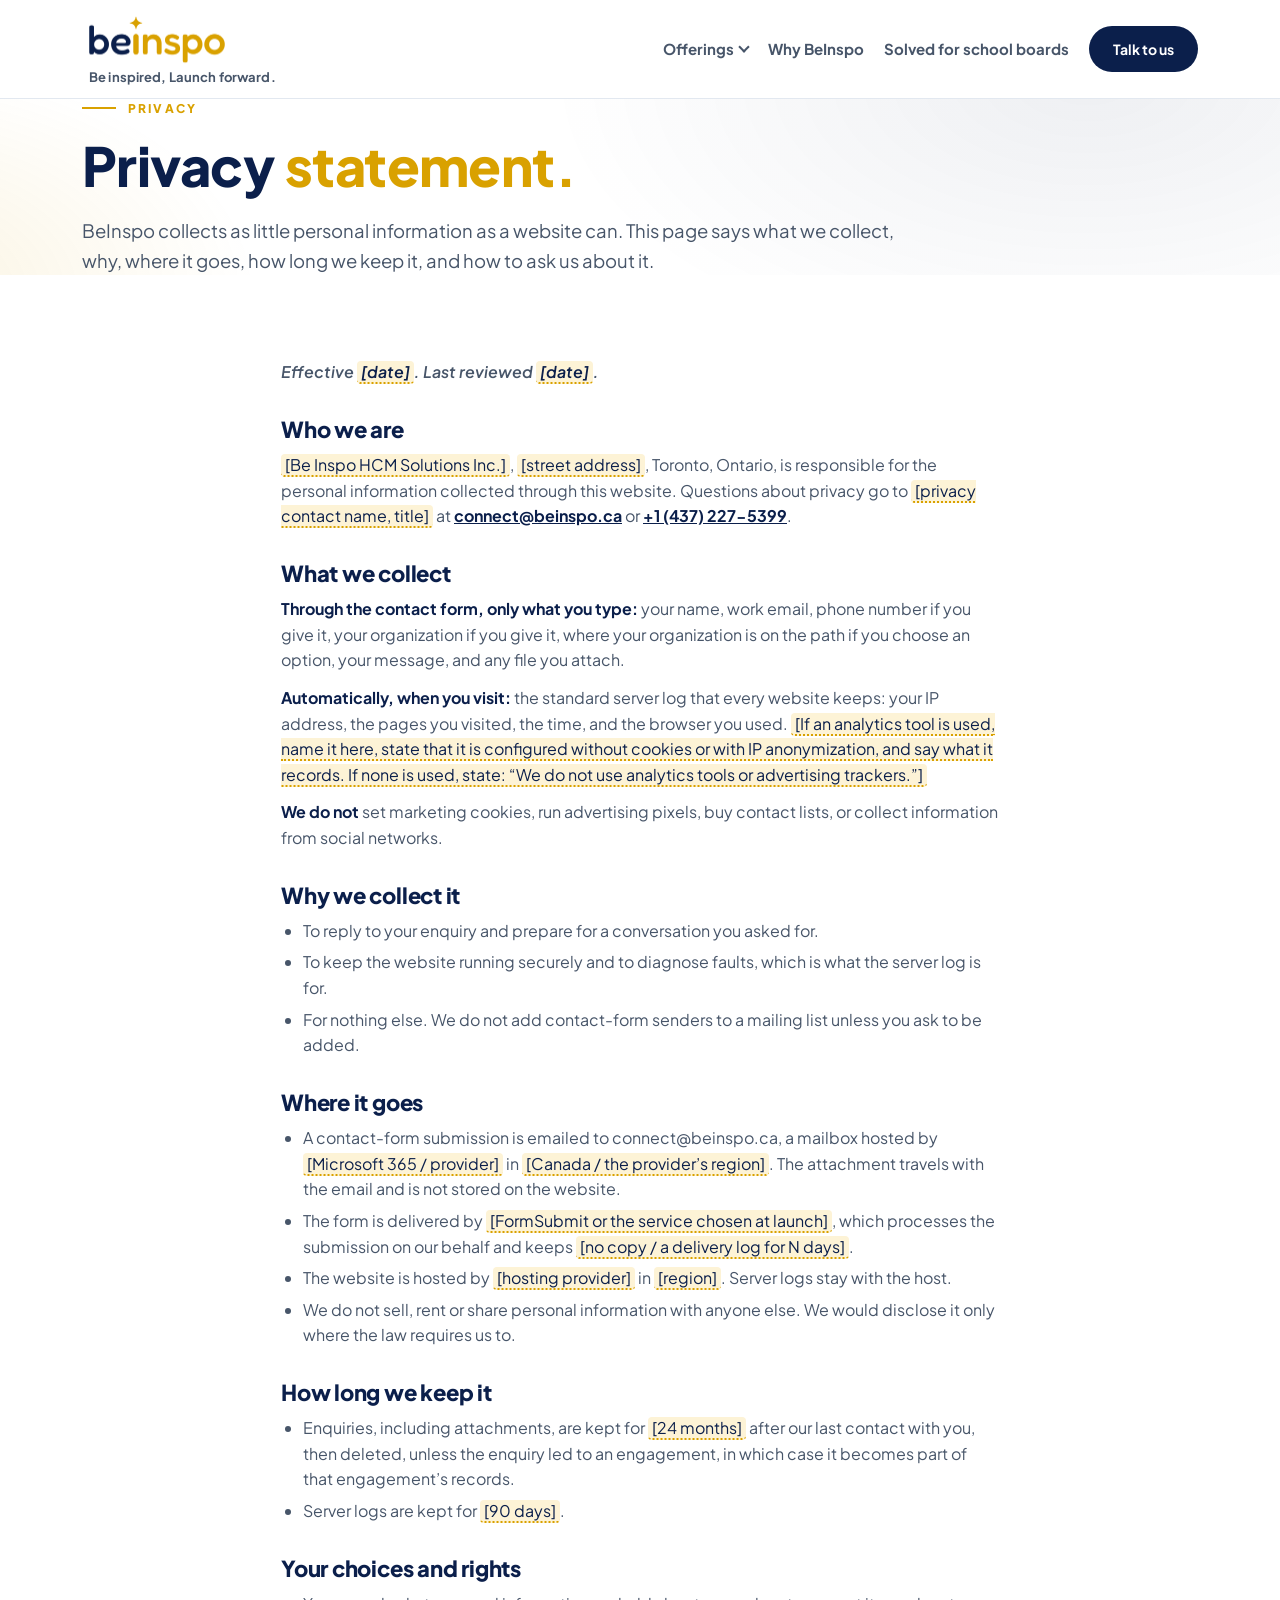
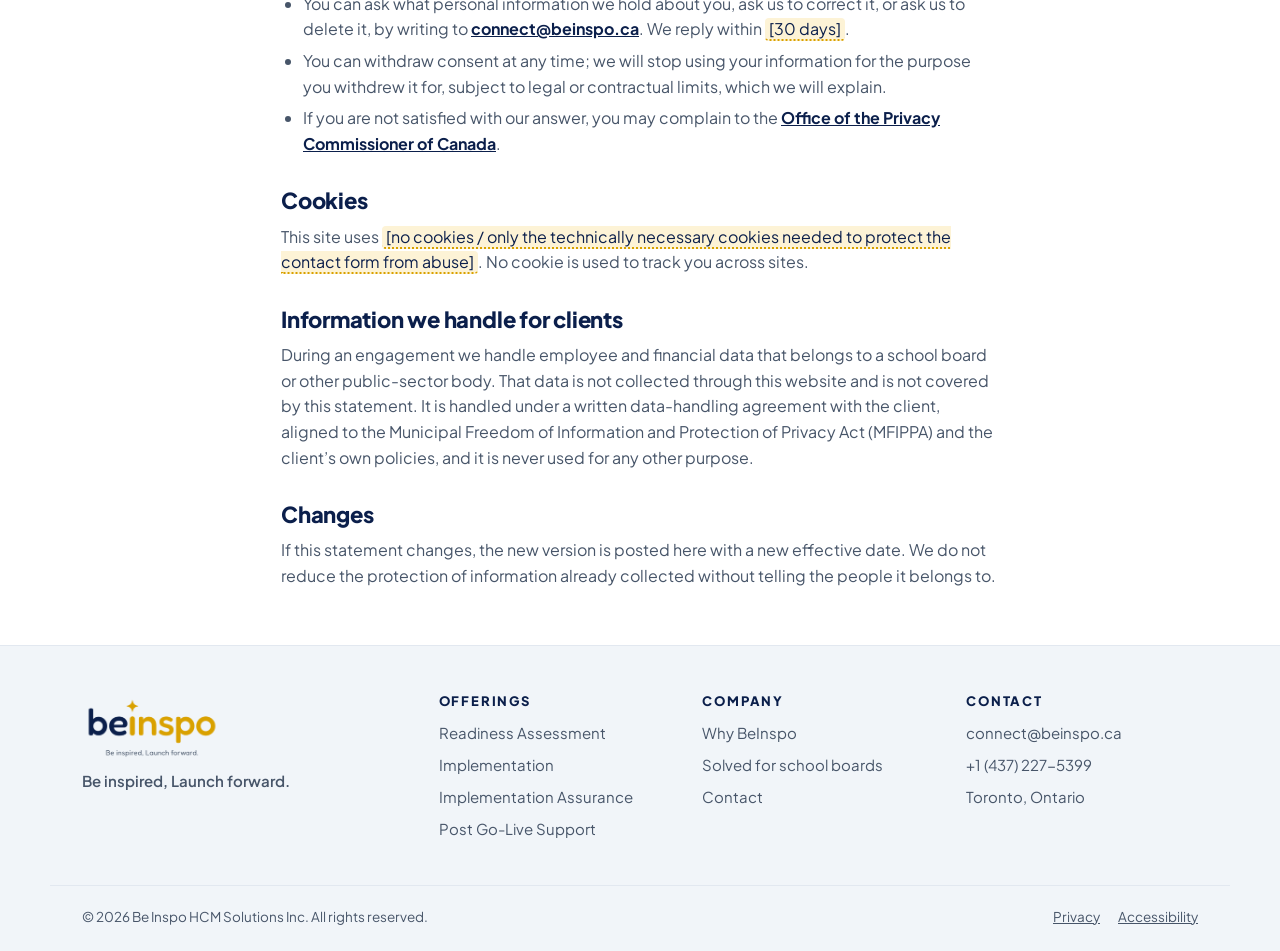
<file: privacy.html>
<!DOCTYPE html>
<html lang="en-CA">
<head>
  <meta charset="UTF-8">
  <meta name="viewport" content="width=device-width, initial-scale=1">
  <title>Privacy | BeInspo</title>
  <meta name="description" content="What BeInspo collects through this website, why, where it goes, how long it is kept, and how to ask us about it.">
  <link rel="icon" type="image/svg+xml" href="assets/favicon.svg">
  <link rel="stylesheet" href="css/styles.css?v=20261103j">
  <link rel="stylesheet" href="css/pages.css?v=20261024c">
</head>
<body>
<a class="skip-link" href="#main">Skip to content</a>

<header class="site-header">
  <div class="wrap nav-in">
    <a class="brand" href="index.html" aria-label="BeInspo home">
      <span class="brand-mark"><img src="assets/beinspo-logo.png" alt="BeInspo" width="1200" height="600"></span>
      <span class="brand-tag">Be inspired, Launch forward.</span>
    </a>
    <button class="nav-toggle" aria-expanded="false" aria-controls="site-nav">
      <span class="nav-toggle-bar" aria-hidden="true"></span><span class="sr-only">Menu</span>
    </button>
    <nav id="site-nav" class="site-nav" aria-label="Primary">
      <ul class="nav-links">
        <li class="has-dropdown">
          <button class="nav-link dropdown-toggle" aria-expanded="false" aria-controls="engage-menu">Offerings <span class="chev" aria-hidden="true"></span></button>
          <ul id="engage-menu" class="dropdown">
            <li><a href="readiness-assessment.html"><strong>01 Readiness Assessment</strong><span>Know what you&rsquo;re getting into before you commit.</span></a></li>
            <li><a href="implementation.html"><strong>02 Implementation</strong><span>We build it, start to finish.</span></a></li>
            <li><a href="implementation-assurance.html"><strong>03 Implementation Assurance</strong><span>A partner builds; we complete your team.</span></a></li>
            <li><a href="post-go-live-support.html"><strong>04 Post Go-Live Support</strong><span>Gone live and need it to settle?</span></a></li>
          </ul>
        </li>
        <li><a class="nav-link" href="index.html#why-beinspo">Why BeInspo</a></li>
        <li><a class="nav-link" href="school-boards.html">Solved for school boards</a></li>
        <!-- <li><a class="nav-link" href="team.html">Our Team</a></li> -->
        <li class="nav-cta-item"><a class="btn btn-navy btn-sm" href="contact.html">Talk to us</a></li>
      </ul>
    </nav>
  </div>
</header>

<main id="main">
  <section class="page-hero" aria-labelledby="page-heading">
    <div class="wrap">
      <p class="eyebrow">Privacy</p>
      <h1 id="page-heading">Privacy <em>statement.</em></h1>
      <p class="lede" style="max-width:46em">BeInspo collects as little personal information as a website can. This page says what we collect, why, where it goes, how long we keep it, and how to ask us about it.</p>
    </div>
  </section>

  <section class="section section-tight" aria-label="Privacy statement">
    <div class="wrap prose">
      <p class="meta">Effective <mark class="todo">[date]</mark>. Last reviewed <mark class="todo">[date]</mark>.</p>

      <h2>Who we are</h2>
      <p><mark class="todo">[Be Inspo HCM Solutions Inc.]</mark>, <mark class="todo">[street address]</mark>, Toronto, Ontario, is responsible for the personal information collected through this website. Questions about privacy go to <mark class="todo">[privacy contact name, title]</mark> at <a href="mailto:connect@beinspo.ca">connect@beinspo.ca</a> or <a href="tel:+14372275399">+1 (437) 227-5399</a>.</p>

      <h2>What we collect</h2>
      <p><strong>Through the contact form, only what you type:</strong> your name, work email, phone number if you give it, your organization if you give it, where your organization is on the path if you choose an option, your message, and any file you attach.</p>
      <p><strong>Automatically, when you visit:</strong> the standard server log that every website keeps: your IP address, the pages you visited, the time, and the browser you used. <mark class="todo">[If an analytics tool is used, name it here, state that it is configured without cookies or with IP anonymization, and say what it records. If none is used, state: &ldquo;We do not use analytics tools or advertising trackers.&rdquo;]</mark></p>
      <p><strong>We do not</strong> set marketing cookies, run advertising pixels, buy contact lists, or collect information from social networks.</p>

      <h2>Why we collect it</h2>
      <ul>
        <li>To reply to your enquiry and prepare for a conversation you asked for.</li>
        <li>To keep the website running securely and to diagnose faults, which is what the server log is for.</li>
        <li>For nothing else. We do not add contact-form senders to a mailing list unless you ask to be added.</li>
      </ul>

      <h2>Where it goes</h2>
      <ul>
        <li>A contact-form submission is emailed to connect@beinspo.ca, a mailbox hosted by <mark class="todo">[Microsoft 365 / provider]</mark> in <mark class="todo">[Canada / the provider&rsquo;s region]</mark>. The attachment travels with the email and is not stored on the website.</li>
        <li>The form is delivered by <mark class="todo">[FormSubmit or the service chosen at launch]</mark>, which processes the submission on our behalf and keeps <mark class="todo">[no copy / a delivery log for N days]</mark>.</li>
        <li>The website is hosted by <mark class="todo">[hosting provider]</mark> in <mark class="todo">[region]</mark>. Server logs stay with the host.</li>
        <li>We do not sell, rent or share personal information with anyone else. We would disclose it only where the law requires us to.</li>
      </ul>

      <h2>How long we keep it</h2>
      <ul>
        <li>Enquiries, including attachments, are kept for <mark class="todo">[24 months]</mark> after our last contact with you, then deleted, unless the enquiry led to an engagement, in which case it becomes part of that engagement&rsquo;s records.</li>
        <li>Server logs are kept for <mark class="todo">[90 days]</mark>.</li>
      </ul>

      <h2>Your choices and rights</h2>
      <ul>
        <li>You can ask what personal information we hold about you, ask us to correct it, or ask us to delete it, by writing to <a href="mailto:connect@beinspo.ca">connect@beinspo.ca</a>. We reply within <mark class="todo">[30 days]</mark>.</li>
        <li>You can withdraw consent at any time; we will stop using your information for the purpose you withdrew it for, subject to legal or contractual limits, which we will explain.</li>
        <li>If you are not satisfied with our answer, you may complain to the <a href="https://www.priv.gc.ca/" rel="noopener">Office of the Privacy Commissioner of Canada</a>.</li>
      </ul>

      <h2>Cookies</h2>
      <p>This site uses <mark class="todo">[no cookies / only the technically necessary cookies needed to protect the contact form from abuse]</mark>. No cookie is used to track you across sites.</p>

      <h2>Information we handle for clients</h2>
      <p>During an engagement we handle employee and financial data that belongs to a school board or other public-sector body. That data is not collected through this website and is not covered by this statement. It is handled under a written data-handling agreement with the client, aligned to the Municipal Freedom of Information and Protection of Privacy Act (MFIPPA) and the client&rsquo;s own policies, and it is never used for any other purpose.</p>

      <h2>Changes</h2>
      <p>If this statement changes, the new version is posted here with a new effective date. We do not reduce the protection of information already collected without telling the people it belongs to.</p>
    </div>
  </section>
</main>

<footer class="site-footer">
  <div class="wrap footer-in">
    <div class="footer-brand">
      <img src="assets/beinspo-logo.png" alt="BeInspo" width="160" height="80">
      <p class="tagline">Be inspired, Launch forward.</p>
    </div>
    <nav class="footer-col" aria-label="Offerings">
      <h2>Offerings</h2>
      <ul>
        <li><a href="readiness-assessment.html">Readiness Assessment</a></li>
        <li><a href="implementation.html">Implementation</a></li>
        <li><a href="implementation-assurance.html">Implementation Assurance</a></li>
        <li><a href="post-go-live-support.html">Post Go-Live Support</a></li>
      </ul>
    </nav>
    <nav class="footer-col" aria-label="Company">
      <h2>Company</h2>
      <ul>
        <li><a href="index.html#why-beinspo">Why BeInspo</a></li>
        <li><a href="school-boards.html">Solved for school boards</a></li>
        <!-- <li><a href="team.html">Our Team</a></li> -->
        <li><a href="contact.html">Contact</a></li>
      </ul>
    </nav>
    <div class="footer-col">
      <h2>Contact</h2>
      <ul>
        <li><a href="mailto:connect@beinspo.ca">connect@beinspo.ca</a></li>
        <li><a href="tel:+14372275399">+1 (437) 227-5399</a></li>
        <li>Toronto, Ontario</li>
      </ul>
    </div>
  </div>
  <div class="wrap footer-legal">
    <p>&copy; 2026 Be Inspo HCM Solutions Inc. All rights reserved.</p>
    <ul>
      <li><a href="privacy.html">Privacy</a></li>
      <li><a href="accessibility.html">Accessibility</a></li>
    </ul>
  </div>
</footer>

<script src="js/main.js?v=20261024c"></script>
</body>
</html>
</file>
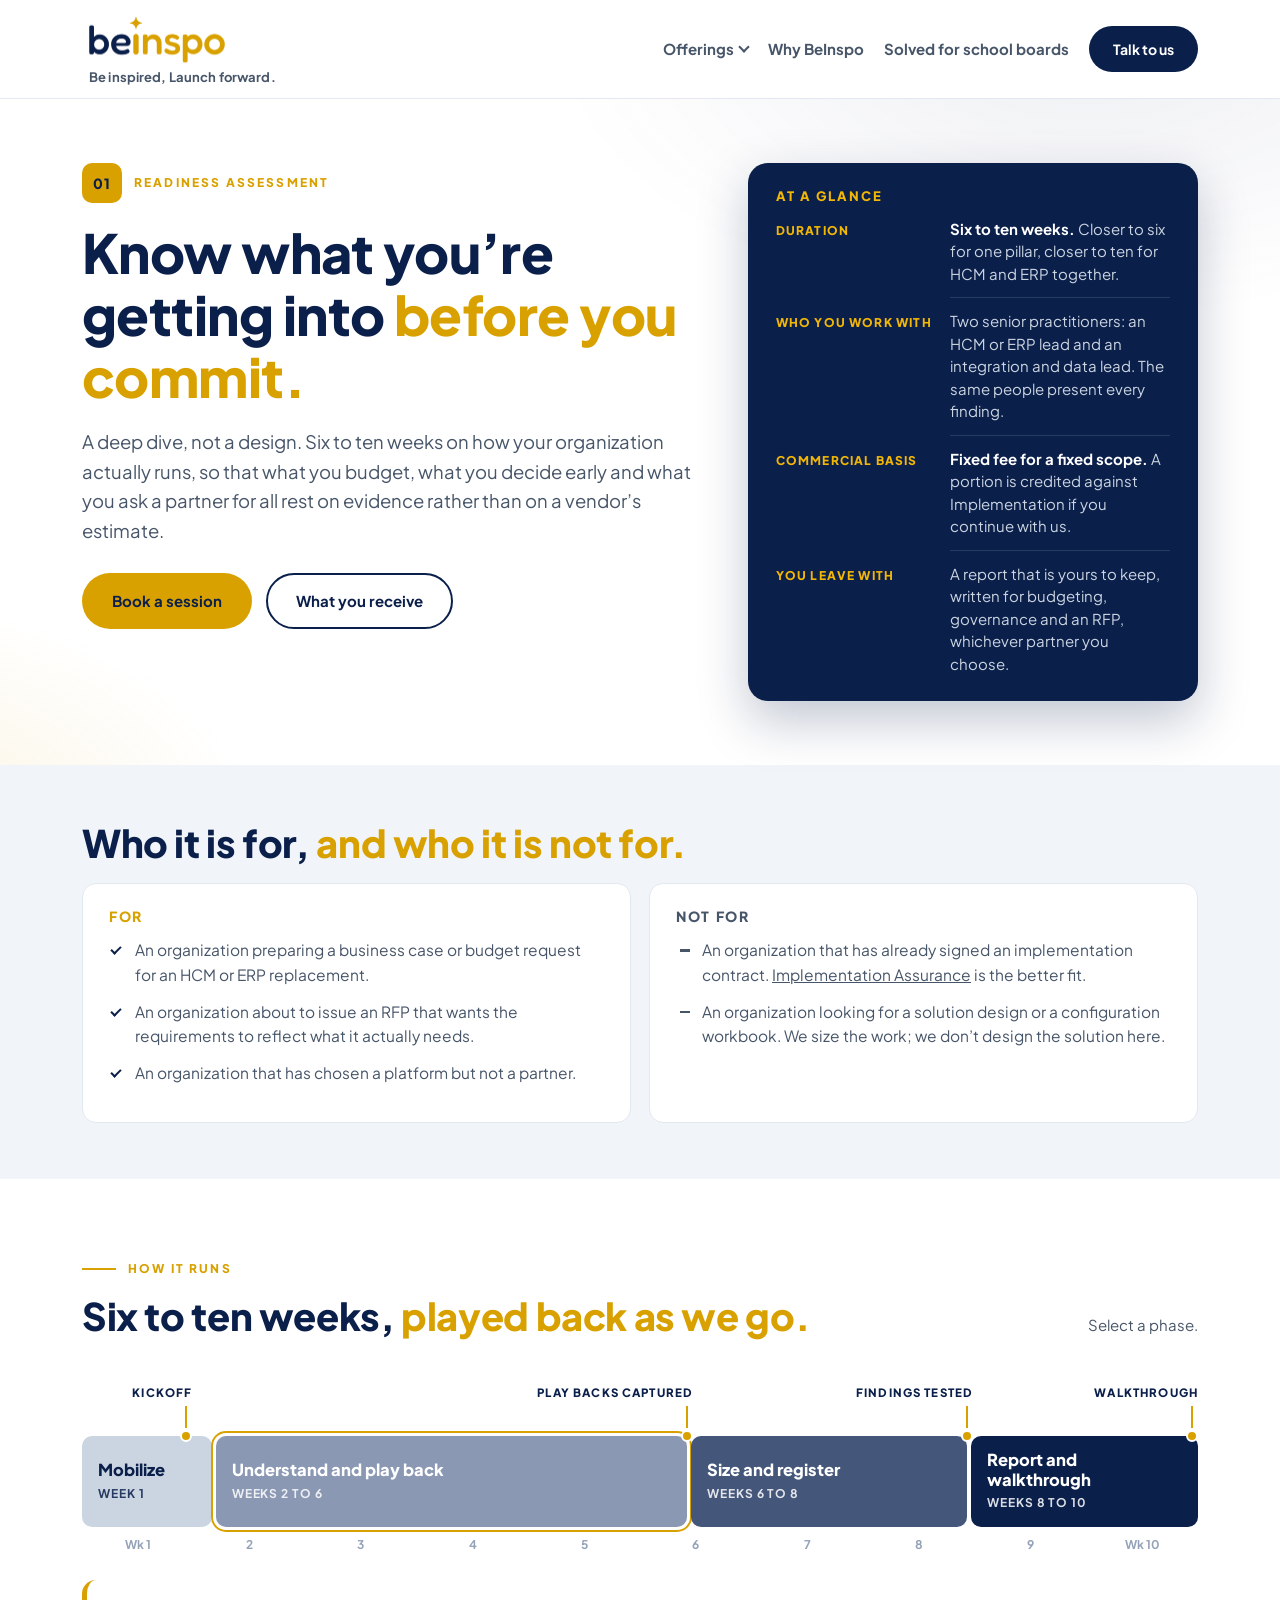
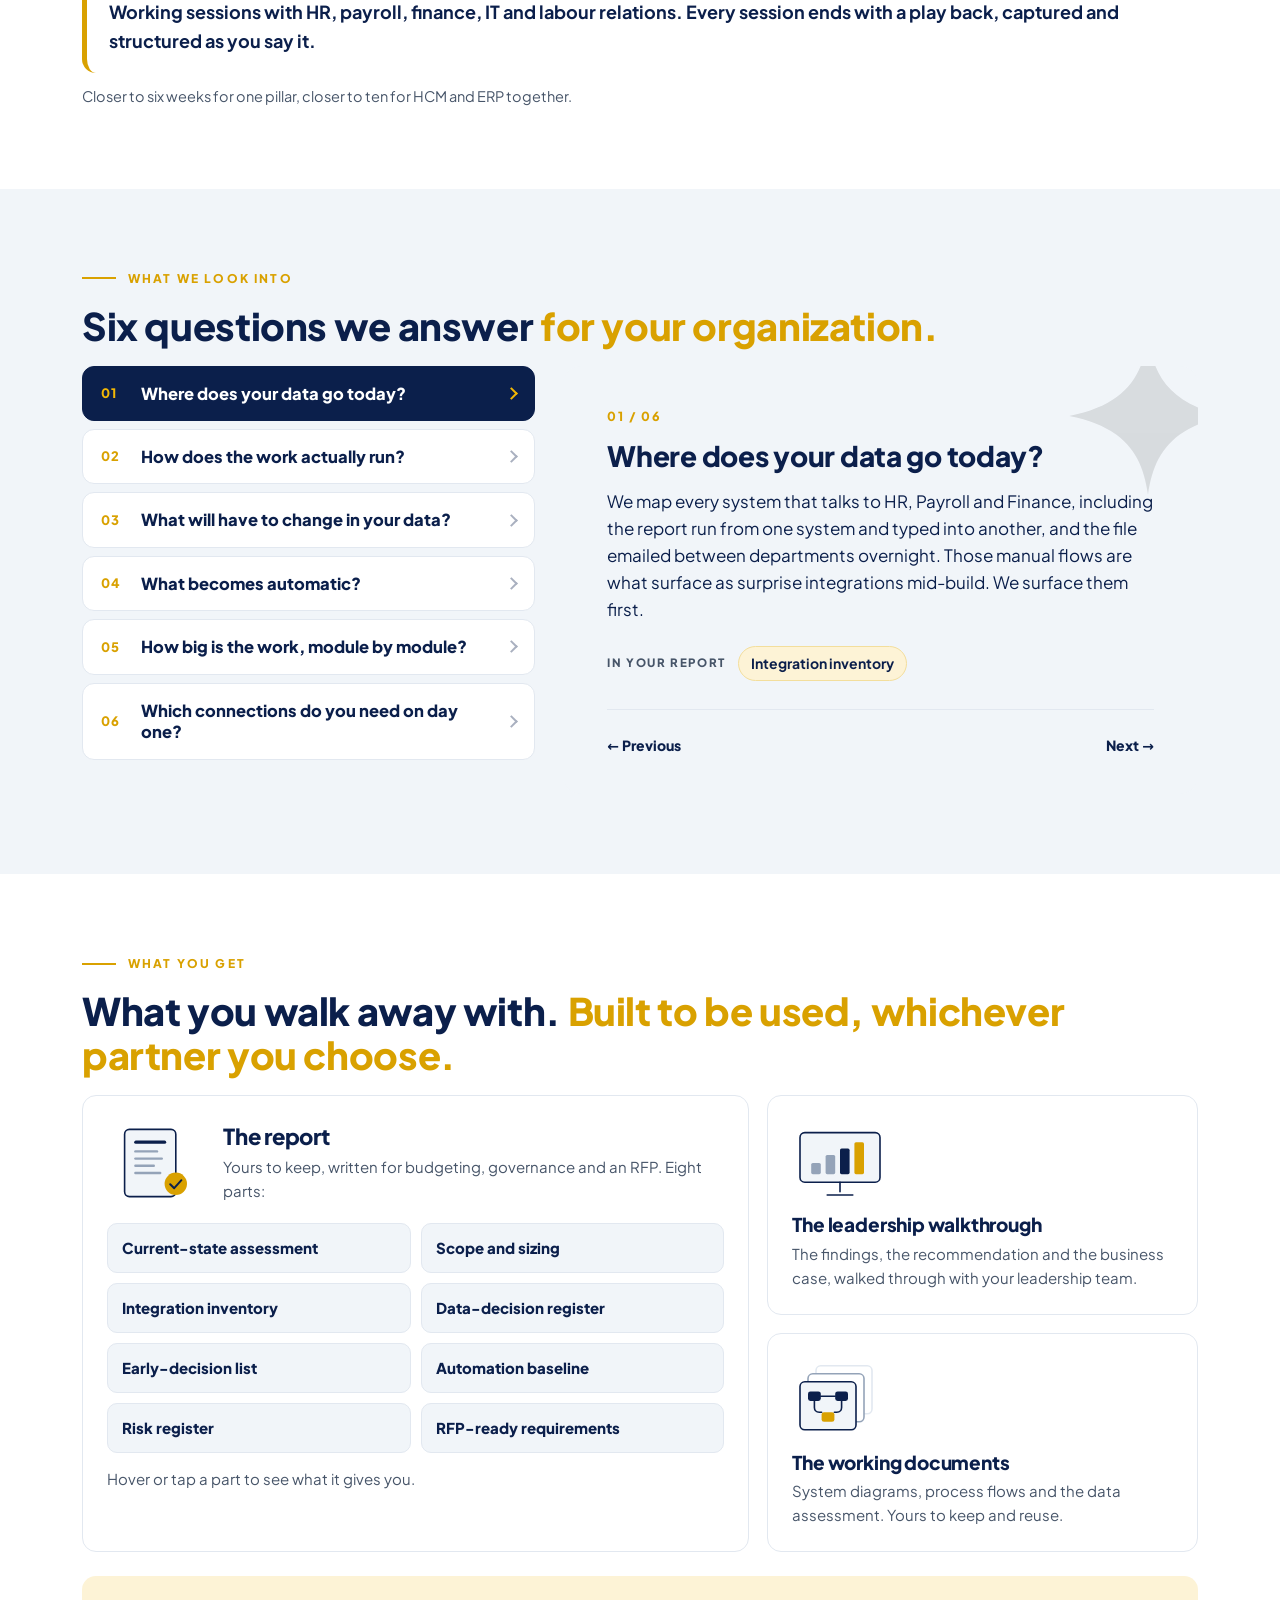
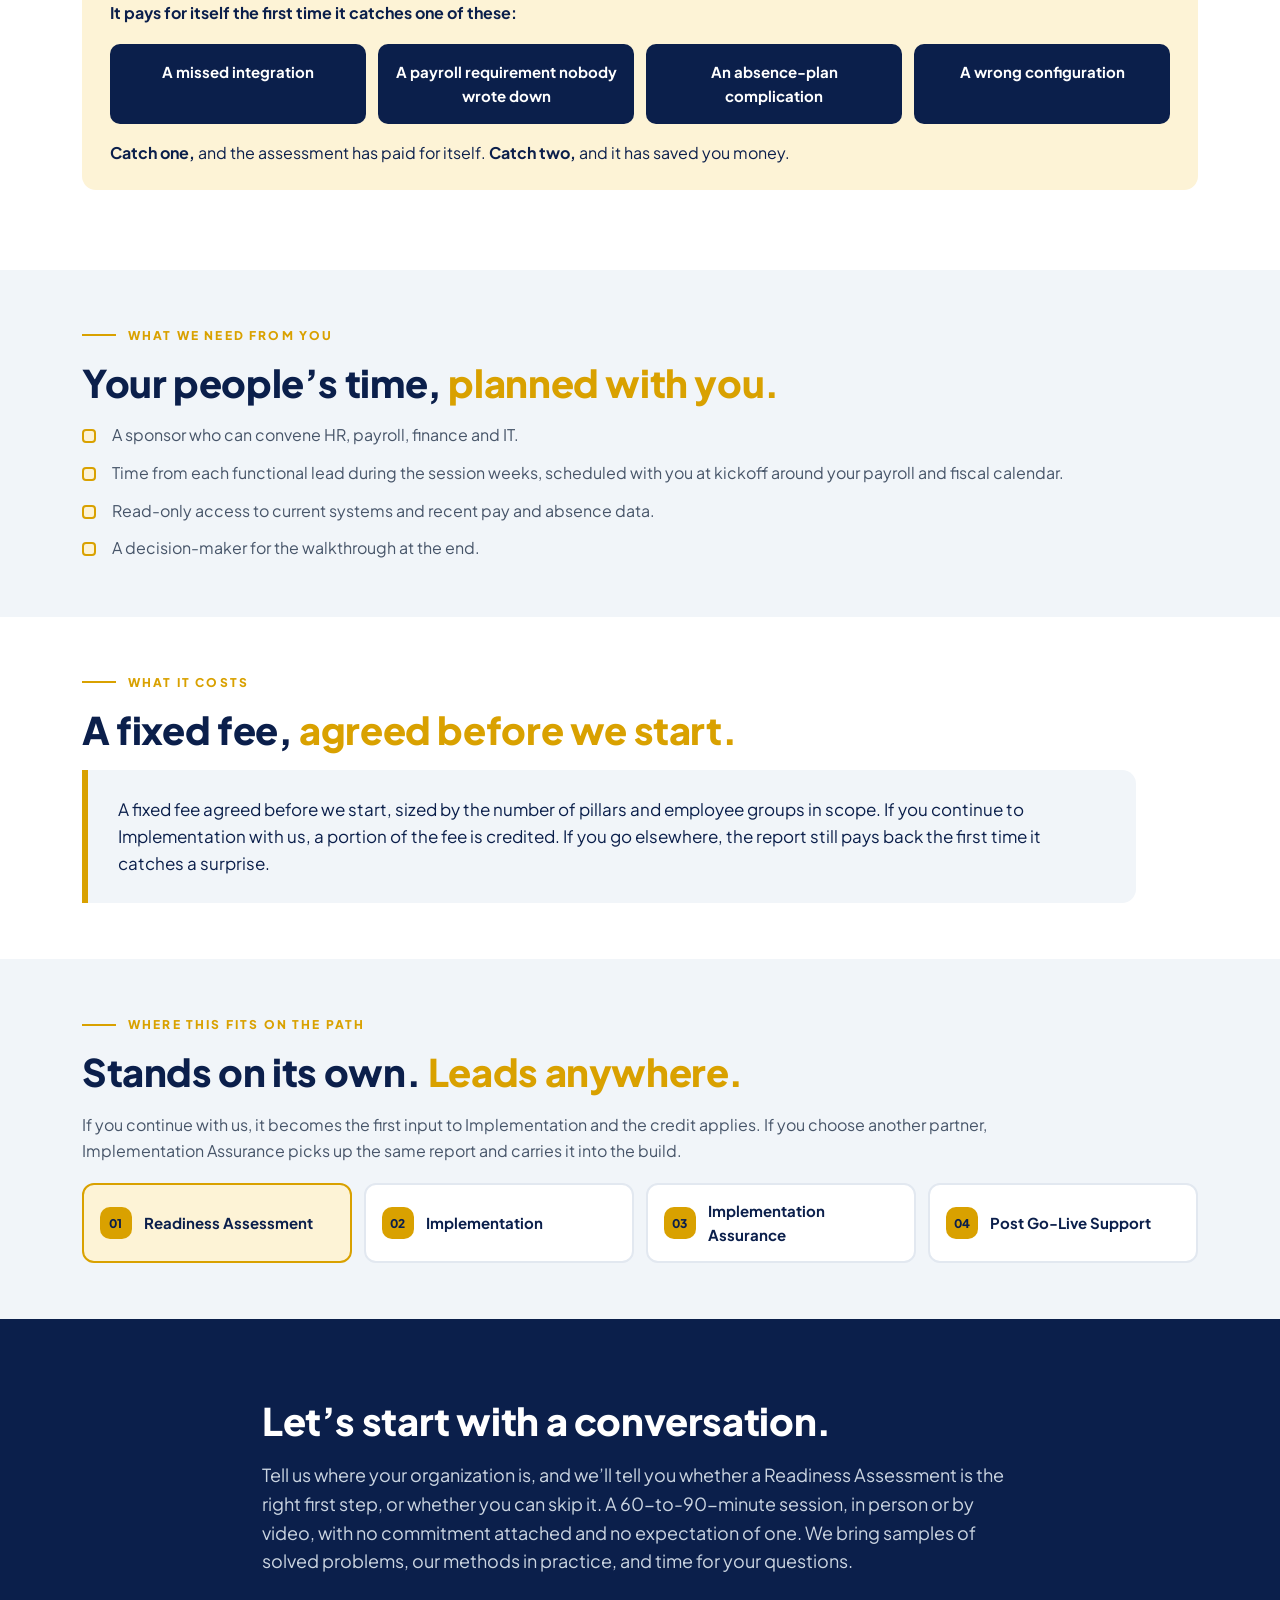
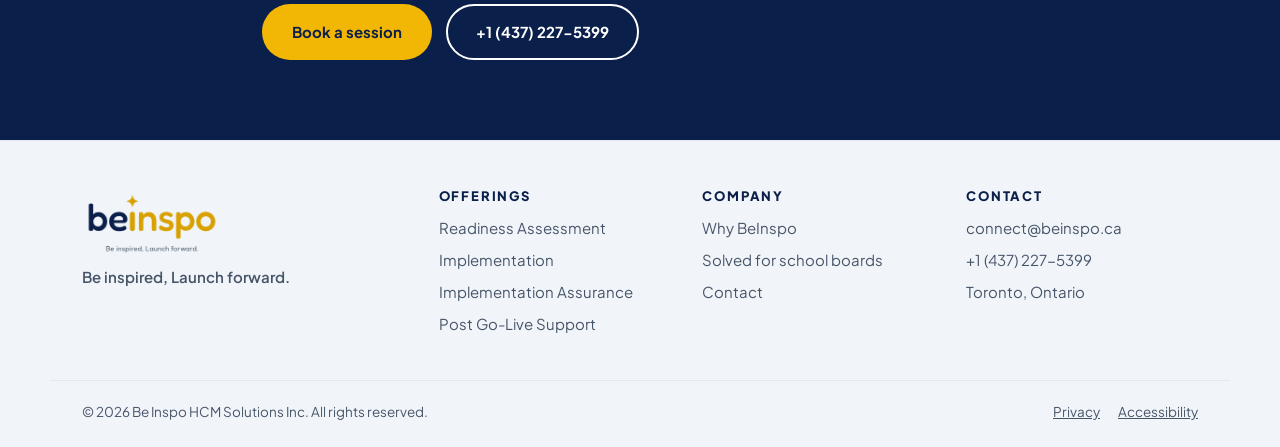
<file: readiness-assessment.html>
<!DOCTYPE html>
<html lang="en-CA">
<head>
  <meta charset="UTF-8">
  <meta name="viewport" content="width=device-width, initial-scale=1">
  <title>Readiness Assessment before your HCM or ERP program | BeInspo</title>
  <meta name="description" content="A six-to-ten-week assessment that sizes your HCM or ERP program, inventories every integration and gives you a report to keep, whichever partner you choose.">
  <link rel="icon" type="image/svg+xml" href="assets/favicon.svg">
  <link rel="stylesheet" href="css/styles.css?v=20261103j">
  <link rel="stylesheet" href="css/pages.css?v=20261024c">
  <link rel="stylesheet" href="css/merge.css?v=20261102b">
</head>
<body>
<a class="skip-link" href="#main">Skip to content</a>

<header class="site-header">
  <div class="wrap nav-in">
    <a class="brand" href="index.html" aria-label="BeInspo home">
      <span class="brand-mark"><img src="assets/beinspo-logo.png" alt="BeInspo" width="1200" height="600"></span>
      <span class="brand-tag">Be inspired, Launch forward.</span>
    </a>
    <button class="nav-toggle" aria-expanded="false" aria-controls="site-nav">
      <span class="nav-toggle-bar" aria-hidden="true"></span><span class="sr-only">Menu</span>
    </button>
    <nav id="site-nav" class="site-nav" aria-label="Primary">
      <ul class="nav-links">
        <li class="has-dropdown">
          <button class="nav-link dropdown-toggle" aria-expanded="false" aria-controls="engage-menu">Offerings <span class="chev" aria-hidden="true"></span></button>
          <ul id="engage-menu" class="dropdown">
            <li><a href="readiness-assessment.html" aria-current="page"><strong>01 Readiness Assessment</strong><span>Know what you&rsquo;re getting into before you commit.</span></a></li>
            <li><a href="implementation.html"><strong>02 Implementation</strong><span>We build it, start to finish.</span></a></li>
            <li><a href="implementation-assurance.html"><strong>03 Implementation Assurance</strong><span>A partner builds; we complete your team.</span></a></li>
            <li><a href="post-go-live-support.html"><strong>04 Post Go-Live Support</strong><span>Gone live and need it to settle?</span></a></li>
          </ul>
        </li>
        <li><a class="nav-link" href="index.html#why-beinspo">Why BeInspo</a></li>
        <li><a class="nav-link" href="school-boards.html">Solved for school boards</a></li>
        <!-- <li><a class="nav-link" href="team.html">Our Team</a></li> -->
        <li class="nav-cta-item"><a class="btn btn-navy btn-sm" href="contact.html">Talk to us</a></li>
      </ul>
    </nav>
  </div>
</header>

<main id="main">

  <!-- Slot 1: Hero + Slot 2: At a glance -->
  <section class="page-hero" aria-labelledby="page-heading">
    <div class="wrap page-hero-in">
      <div>
        <div class="eyebrow-badge"><span class="badge">01</span><p class="eyebrow">Readiness Assessment</p></div>
        <h1 id="page-heading">Know what you&rsquo;re getting into <em>before you commit.</em></h1>
        <p class="lede">A deep dive, not a design. Six to ten weeks on how your organization actually runs, so that what you budget, what you decide early and what you ask a partner for all rest on evidence rather than on a vendor&rsquo;s estimate.</p>
        <div class="btn-row">
          <a class="btn btn-yellow" href="contact.html">Book a session</a>
          <a class="btn btn-outline" href="#what-you-get">What you receive</a>
        </div>
      </div>
      <aside class="glance" aria-labelledby="glance-heading">
        <h2 id="glance-heading" class="glance-title">At a glance</h2>
        <dl>
          <dt>Duration</dt><dd><strong>Six to ten weeks.</strong> Closer to six for one pillar, closer to ten for HCM and ERP together.</dd>
          <dt>Who you work with</dt><dd>Two senior practitioners: an HCM or ERP lead and an integration and data lead. The same people present every finding.</dd>
          <dt>Commercial basis</dt><dd><strong>Fixed fee for a fixed scope.</strong> A portion is credited against Implementation if you continue with us.</dd>
          <dt>You leave with</dt><dd>A report that is yours to keep, written for budgeting, governance and an RFP, whichever partner you choose.</dd>
        </dl>
      </aside>
    </div>
  </section>

  <!-- Slot 3: Who it is for -->
  <section class="section section-grey section-tight" aria-labelledby="for-heading">
    <div class="wrap">
      <h2 id="for-heading">Who it is for, <em>and who it is not for.</em></h2>
      <div class="for-grid">
        <div class="for-col for-col-yes">
          <h3>For</h3>
          <ul>
            <li>An organization preparing a business case or budget request for an HCM or ERP replacement.</li>
            <li>An organization about to issue an RFP that wants the requirements to reflect what it actually needs.</li>
            <li>An organization that has chosen a platform but not a partner.</li>
          </ul>
        </div>
        <div class="for-col for-col-no">
          <h3>Not for</h3>
          <ul>
            <li>An organization that has already signed an implementation contract. <a href="implementation-assurance.html">Implementation Assurance</a> is the better fit.</li>
            <li>An organization looking for a solution design or a configuration workbook. We size the work; we don&rsquo;t design the solution here.</li>
          </ul>
        </div>
      </div>
    </div>
  </section>

  <!-- Slot 5: How it runs (timeline) -->
  <section class="section" id="runs" aria-labelledby="runs-heading">
    <div class="wrap">
      <p class="eyebrow">How it runs</p>
      <div class="tl-head">
        <h2 id="runs-heading">Six to ten weeks, <em>played back as we go.</em></h2>
        <p class="tl-hint">Select a phase.</p>
      </div>
      <div class="tl">
        <div class="tl-ms" aria-hidden="true">
          <span style="flex: 1 1 0"><b>Kickoff</b><i></i><u></u></span>
          <span style="flex: 4.5 1 0"><b>Play backs captured</b><i></i><u></u></span>
          <span style="flex: 2.5 1 0"><b>Findings tested</b><i></i><u></u></span>
          <span style="flex: 2 1 0"><b>Walkthrough</b><i></i><u></u></span>
        </div>
        <div class="tl-track" role="group" aria-label="Phases">
          <button class="tl-phase tl-p1" style="flex: 1 1 0" aria-pressed="false" data-line="Agree the scope, the stakeholders and the access we need. No long questionnaire; we start from your systems and your people."><strong>Mobilize</strong><small>Week 1</small></button>
          <button class="tl-phase tl-p2" style="flex: 4.5 1 0" aria-pressed="true" data-line="Working sessions with HR, payroll, finance, IT and labour relations. Every session ends with a play back, captured and structured as you say it."><strong>Understand and play back</strong><small>Weeks 2 to 6</small></button>
          <button class="tl-phase tl-p3" style="flex: 2.5 1 0" aria-pressed="false" data-line="We size the work, build the integration inventory and the data-decision register, and test each finding with the person who owns it."><strong>Size and register</strong><small>Weeks 6 to 8</small></button>
          <button class="tl-phase tl-p4" style="flex: 2 1 0" aria-pressed="false" data-line="A written report, a walkthrough with your leadership team, and an RFP-ready version."><strong>Report and walkthrough</strong><small>Weeks 8 to 10</small></button>
        </div>
        <div class="tl-weeks" aria-hidden="true"><span>Wk 1</span><span>2</span><span>3</span><span>4</span><span>5</span><span>6</span><span>7</span><span>8</span><span>9</span><span>Wk 10</span></div>
        <p class="tl-line" id="tl-line" aria-live="polite">Working sessions with HR, payroll, finance, IT and labour relations. Every session ends with a play back, captured and structured as you say it.</p>
        <p class="tl-note">Closer to six weeks for one pillar, closer to ten for HCM and ERP together.</p>
      </div>
    </div>
  </section>

  <!-- Slot 8: Six questions (two-column explorer) -->
  <section class="section section-grey" aria-labelledby="qa-heading">
    <div class="wrap">
      <p class="eyebrow">What we look into</p>
      <h2 id="qa-heading">Six questions we answer <em>for your organization.</em></h2>
      <div class="qa">
        <div class="qa-list" role="tablist" aria-label="Six questions" aria-orientation="vertical">
          <button class="qa-tab" role="tab" id="qa-tab-1" aria-controls="qa-panel-1" aria-selected="true" tabindex="0"><span class="qa-num">01</span><span class="qa-q">Where does your data go today?</span><span class="qa-arrow" aria-hidden="true"></span></button>
          <button class="qa-tab" role="tab" id="qa-tab-2" aria-controls="qa-panel-2" aria-selected="false" tabindex="-1"><span class="qa-num">02</span><span class="qa-q">How does the work actually run?</span><span class="qa-arrow" aria-hidden="true"></span></button>
          <button class="qa-tab" role="tab" id="qa-tab-3" aria-controls="qa-panel-3" aria-selected="false" tabindex="-1"><span class="qa-num">03</span><span class="qa-q">What will have to change in your data?</span><span class="qa-arrow" aria-hidden="true"></span></button>
          <button class="qa-tab" role="tab" id="qa-tab-4" aria-controls="qa-panel-4" aria-selected="false" tabindex="-1"><span class="qa-num">04</span><span class="qa-q">What becomes automatic?</span><span class="qa-arrow" aria-hidden="true"></span></button>
          <button class="qa-tab" role="tab" id="qa-tab-5" aria-controls="qa-panel-5" aria-selected="false" tabindex="-1"><span class="qa-num">05</span><span class="qa-q">How big is the work, module by module?</span><span class="qa-arrow" aria-hidden="true"></span></button>
          <button class="qa-tab" role="tab" id="qa-tab-6" aria-controls="qa-panel-6" aria-selected="false" tabindex="-1"><span class="qa-num">06</span><span class="qa-q">Which connections do you need on day one?</span><span class="qa-arrow" aria-hidden="true"></span></button>
        </div>
        <div class="qa-stage">
          <div class="qa-panel" role="tabpanel" id="qa-panel-1" aria-labelledby="qa-tab-1">
            <p class="qa-panel-num">01 / 06</p>
            <h3>Where does your data go today?</h3>
            <p>We map every system that talks to HR, Payroll and Finance, including the report run from one system and typed into another, and the file emailed between departments overnight. Those manual flows are what surface as surprise integrations mid-build. We surface them first.</p>
            <p class="qa-lands"><b>In your report</b><span>Integration inventory</span></p>
          </div>
          <div class="qa-panel" role="tabpanel" id="qa-panel-2" aria-labelledby="qa-tab-2" hidden>
            <p class="qa-panel-num">02 / 06</p>
            <h3>How does the work actually run?</h3>
            <p>Every process that touches people and pay, walked end to end: hire to retire, each payroll cycle, transfers and multiple assignments, leave, year-end T4, and the handoffs between HR, Payroll and Finance. A by-product is the full list of reports your teams rely on.</p>
            <p class="qa-lands"><b>In your report</b><span>Current-state assessment</span></p>
          </div>
          <div class="qa-panel" role="tabpanel" id="qa-panel-3" aria-labelledby="qa-tab-3" hidden>
            <p class="qa-panel-num">03 / 06</p>
            <h3>What will have to change in your data?</h3>
            <p>Three kinds of finding: what cannot move as it is, what can move but will hurt later, and the decisions that need months of deliberation, such as a chart of accounts or an organization structure. Surfacing those now gives your team months of runway instead of weeks of pressure.</p>
            <p class="qa-lands"><b>In your report</b><span>Data-decision register</span><span>Early-decision list</span></p>
          </div>
          <div class="qa-panel" role="tabpanel" id="qa-panel-4" aria-labelledby="qa-tab-4" hidden>
            <p class="qa-panel-num">04 / 06</p>
            <h3>What becomes automatic?</h3>
            <p>For each process, what is manual today, what is automated, and what the new system would take off your people&rsquo;s desks. Anchored in your processes, not in anyone&rsquo;s brochure.</p>
            <p class="qa-lands"><b>In your report</b><span>Automation baseline</span></p>
          </div>
          <div class="qa-panel" role="tabpanel" id="qa-panel-5" aria-labelledby="qa-tab-5" hidden>
            <p class="qa-panel-num">05 / 06</p>
            <h3>How big is the work, module by module?</h3>
            <p>Core HR, Absence, Time, Payroll, and Finance where it is in scope. Two questions each: can what you have be accommodated, and roughly how many configurations, custom builds, formulas and reports will it take? Enough to size the implementation without designing it.</p>
            <p class="qa-lands"><b>In your report</b><span>Scope and sizing</span></p>
          </div>
          <div class="qa-panel" role="tabpanel" id="qa-panel-6" aria-labelledby="qa-tab-6" hidden>
            <p class="qa-panel-num">06 / 06</p>
            <h3>Which connections do you need on day one?</h3>
            <p>Which integrations must be live at go-live, which can wait, which manual flows disappear with a process change instead of a build, and which downstream systems need work of their own.</p>
            <p class="qa-lands"><b>In your report</b><span>Integration inventory</span></p>
          </div>
          <div class="qa-nav">
            <button class="qa-step" data-step="-1" aria-label="Previous question">&larr; Previous</button>
            <button class="qa-step" data-step="1" aria-label="Next question">Next &rarr;</button>
          </div>
        </div>
      </div>
    </div>
  </section>

  <!-- Slot 4: What you walk away with -->
  <section class="section" id="what-you-get" aria-labelledby="get-heading">
    <div class="wrap">
      <p class="eyebrow">What you get</p>
      <h2 id="get-heading">What you walk away with. <em>Built to be used, whichever partner you choose.</em></h2>
      <div class="walk2">
        <div class="walk-card walk-report">
          <div class="walk-report-head">
            <svg width="96" height="78" viewBox="0 0 120 96" fill="none" aria-hidden="true">
              <rect x="22" y="6" width="64" height="84" rx="6" fill="#F1F5F9" stroke="#0B1F4B" stroke-width="2"/>
              <rect x="34" y="20" width="40" height="4" rx="2" fill="#0B1F4B"/>
              <rect x="34" y="32" width="30" height="3" rx="1.5" fill="#94A3B8"/>
              <rect x="34" y="41" width="36" height="3" rx="1.5" fill="#94A3B8"/>
              <rect x="34" y="50" width="26" height="3" rx="1.5" fill="#94A3B8"/>
              <rect x="34" y="59" width="34" height="3" rx="1.5" fill="#94A3B8"/>
              <circle cx="86" cy="74" r="14" fill="#D9A100"/>
              <path d="M79 74.5l5 5 9-10" stroke="#0B1F4B" stroke-width="2.5" stroke-linecap="round" stroke-linejoin="round"/>
            </svg>
            <div>
              <h3>The report</h3>
              <p>Yours to keep, written for budgeting, governance and an RFP. Eight parts:</p>
            </div>
          </div>
          <ul class="report-chips">
              <li tabindex="0" title="How HR, payroll, time and finance actually run, with the exceptions and workarounds made visible."><span>Current-state assessment</span><em>How HR, payroll, time and finance actually run, with the exceptions and workarounds made visible.</em></li>
              <li tabindex="0" title="What the implementation will take, in phases and effort, so the budget request is grounded."><span>Scope and sizing</span><em>What the implementation will take, in phases and effort, so the budget request is grounded.</em></li>
              <li tabindex="0" title="Every system that touches the core, what it carries, who owns it, and what it takes to move."><span>Integration inventory</span><em>Every system that touches the core, what it carries, who owns it, and what it takes to move.</em></li>
              <li tabindex="0" title="The decisions about data that must be made early, who owns each, and what it costs to defer them."><span>Data-decision register</span><em>The decisions about data that must be made early, who owns each, and what it costs to defer them.</em></li>
              <li tabindex="0" title="What to decide before a partner is engaged, so the decisions are yours and not the vendor&rsquo;s."><span>Early-decision list</span><em>What to decide before a partner is engaged, so the decisions are yours and not the vendor&rsquo;s.</em></li>
              <li tabindex="0" title="What is manual today, what is automated, and what the new system would take off your people&rsquo;s desks."><span>Automation baseline</span><em>What is manual today, what is automated, and what the new system would take off your people&rsquo;s desks.</em></li>
              <li tabindex="0" title="What would otherwise surface mid-build as a surprise, with a mitigation for each."><span>Risk register</span><em>What would otherwise surface mid-build as a surprise, with a mitigation for each.</em></li>
              <li tabindex="0" title="The findings restated as requirements a partner can price and be held to."><span>RFP-ready requirements</span><em>The findings restated as requirements a partner can price and be held to.</em></li>
          </ul>
          <p class="report-hint">Hover or tap a part to see what it gives you.</p>
        </div>
        <div class="walk-card">
          <svg width="96" height="78" viewBox="0 0 120 96" fill="none" aria-hidden="true">
            <rect x="10" y="10" width="100" height="62" rx="6" fill="#F1F5F9" stroke="#0B1F4B" stroke-width="2"/>
            <rect x="24" y="48" width="12" height="14" rx="2" fill="#94A3B8"/>
            <rect x="42" y="38" width="12" height="24" rx="2" fill="#94A3B8"/>
            <rect x="60" y="30" width="12" height="32" rx="2" fill="#0B1F4B"/>
            <rect x="78" y="22" width="12" height="40" rx="2" fill="#D9A100"/>
            <path d="M60 72v12M44 88h32" stroke="#0B1F4B" stroke-width="2" stroke-linecap="round"/>
          </svg>
          <h3>The leadership walkthrough</h3>
          <p>The findings, the recommendation and the business case, walked through with your leadership team.</p>
        </div>
        <div class="walk-card">
          <svg width="96" height="78" viewBox="0 0 120 96" fill="none" aria-hidden="true">
            <rect x="30" y="4" width="70" height="60" rx="6" fill="#FFFFFF" stroke="#E2E8F0" stroke-width="2"/>
            <rect x="20" y="14" width="70" height="60" rx="6" fill="#FFFFFF" stroke="#94A3B8" stroke-width="2"/>
            <rect x="10" y="24" width="70" height="60" rx="6" fill="#F1F5F9" stroke="#0B1F4B" stroke-width="2"/>
            <rect x="20" y="36" width="16" height="12" rx="3" fill="#0B1F4B"/>
            <rect x="54" y="36" width="16" height="12" rx="3" fill="#0B1F4B"/>
            <rect x="37" y="62" width="16" height="12" rx="3" fill="#D9A100"/>
            <path d="M36 42h18M28 48v8c0 3 2 6 6 6h3M62 48v8c0 3-2 6-6 6h-3" stroke="#0B1F4B" stroke-width="2" stroke-linecap="round"/>
          </svg>
          <h3>The working documents</h3>
          <p>System diagrams, process flows and the data assessment. Yours to keep and reuse.</p>
        </div>
      </div>
      <div class="band-yellow">
        <p><strong>It pays for itself the first time it catches one of these:</strong></p>
        <ul class="catch-tiles">
          <li>A missed integration</li>
          <li>A payroll requirement nobody wrote down</li>
          <li>An absence-plan complication</li>
          <li>A wrong configuration</li>
        </ul>
        <p><strong>Catch one,</strong> and the assessment has paid for itself. <strong>Catch two,</strong> and it has saved you money.</p>
      </div>
    </div>
  </section>

  <!-- Slot 6: What we need from you -->
  <section class="section section-grey section-tight" aria-labelledby="need-heading">
    <div class="wrap">
      <p class="eyebrow">What we need from you</p>
      <h2 id="need-heading">Your people&rsquo;s time, <em>planned with you.</em></h2>
      <ul class="needs">
        <li>A sponsor who can convene HR, payroll, finance and IT.</li>
        <li>Time from each functional lead during the session weeks, scheduled with you at kickoff around your payroll and fiscal calendar.</li>
        <li>Read-only access to current systems and recent pay and absence data.</li>
        <li>A decision-maker for the walkthrough at the end.</li>
      </ul>
    </div>
  </section>

  <!-- Slot 7: What it costs -->
  <section class="section section-tight" aria-labelledby="cost-heading">
    <div class="wrap">
      <p class="eyebrow">What it costs</p>
      <h2 id="cost-heading">A fixed fee, <em>agreed before we start.</em></h2>
      <div class="cost-band">
        <p>A fixed fee agreed before we start, sized by the number of pillars and employee groups in scope. If you continue to Implementation with us, a portion of the fee is credited. If you go elsewhere, the report still pays back the first time it catches a surprise.</p>
      </div>
    </div>
  </section>

  <!-- Slot 9: Where this fits -->
  <section class="section section-grey section-tight" aria-labelledby="fit-heading">
    <div class="wrap">
      <p class="eyebrow">Where this fits on the path</p>
      <h2 id="fit-heading">Stands on its own. <em>Leads anywhere.</em></h2>
      <p class="path-fit">If you continue with us, it becomes the first input to Implementation and the credit applies. If you choose another partner, Implementation Assurance picks up the same report and carries it into the build.</p>
      <nav class="path-strip" aria-label="The four offerings">
        <a href="readiness-assessment.html" aria-current="page"><span class="badge">01</span>Readiness Assessment</a>
        <a href="implementation.html"><span class="badge">02</span>Implementation</a>
        <a href="implementation-assurance.html"><span class="badge">03</span>Implementation Assurance</a>
        <a href="post-go-live-support.html"><span class="badge">04</span>Post Go-Live Support</a>
      </nav>
    </div>
  </section>

  <!-- Slot 10: Closing block -->
  <section class="closing" aria-labelledby="closing-heading">
    <div class="wrap closing-in">
      <h2 id="closing-heading">Let&rsquo;s start with a conversation.</h2>
      <p>Tell us where your organization is, and we&rsquo;ll tell you whether a Readiness Assessment is the right first step, or whether you can skip it. A 60-to-90-minute session, in person or by video, with no commitment attached and no expectation of one. We bring samples of solved problems, our methods in practice, and time for your questions.</p>
      <div class="btn-row">
        <a class="btn btn-bright" href="contact.html">Book a session</a>
        <a class="btn btn-outline-light" href="tel:+14372275399">+1 (437) 227-5399</a>
      </div>
    </div>
  </section>

</main>

<footer class="site-footer">
  <div class="wrap footer-in">
    <div class="footer-brand">
      <img src="assets/beinspo-logo.png" alt="BeInspo" width="160" height="80">
      <p class="tagline">Be inspired, Launch forward.</p>
    </div>
    <nav class="footer-col" aria-label="Offerings">
      <h2>Offerings</h2>
      <ul>
        <li><a href="readiness-assessment.html">Readiness Assessment</a></li>
        <li><a href="implementation.html">Implementation</a></li>
        <li><a href="implementation-assurance.html">Implementation Assurance</a></li>
        <li><a href="post-go-live-support.html">Post Go-Live Support</a></li>
      </ul>
    </nav>
    <nav class="footer-col" aria-label="Company">
      <h2>Company</h2>
      <ul>
        <li><a href="index.html#why-beinspo">Why BeInspo</a></li>
        <li><a href="school-boards.html">Solved for school boards</a></li>
        <!-- <li><a href="team.html">Our Team</a></li> -->
        <li><a href="contact.html">Contact</a></li>
      </ul>
    </nav>
    <div class="footer-col">
      <h2>Contact</h2>
      <ul>
        <li><a href="mailto:connect@beinspo.ca">connect@beinspo.ca</a></li>
        <li><a href="tel:+14372275399">+1 (437) 227-5399</a></li>
        <li>Toronto, Ontario</li>
      </ul>
    </div>
  </div>
  <div class="wrap footer-legal">
    <p>&copy; 2026 Be Inspo HCM Solutions Inc. All rights reserved.</p>
    <ul>
      <li><a href="privacy.html">Privacy</a></li>
      <li><a href="accessibility.html">Accessibility</a></li>
    </ul>
  </div>
</footer>

<script src="js/main.js?v=20261024c"></script>
<script>
  (function () {
    // Timeline
    var phases = document.querySelectorAll('.tl-phase');
    var line = document.getElementById('tl-line');
    phases.forEach(function (b) {
      b.addEventListener('click', function () {
        phases.forEach(function (x) { x.setAttribute('aria-pressed', x === b ? 'true' : 'false'); });
        line.textContent = b.getAttribute('data-line');
      });
    });
    // Six questions
    var tabs = Array.prototype.slice.call(document.querySelectorAll('.qa-tab'));
    function show(i, focus) {
      i = (i + tabs.length) % tabs.length;
      tabs.forEach(function (t, k) {
        var on = k === i;
        t.setAttribute('aria-selected', on ? 'true' : 'false');
        t.tabIndex = on ? 0 : -1;
        document.getElementById(t.getAttribute('aria-controls')).hidden = !on;
      });
      if (focus) tabs[i].focus();
    }
    function current() { return tabs.findIndex(function (t) { return t.getAttribute('aria-selected') === 'true'; }); }
    tabs.forEach(function (t, k) {
      t.addEventListener('click', function () { show(k); });
      t.addEventListener('keydown', function (e) {
        if (e.key === 'ArrowDown' || e.key === 'ArrowRight') { e.preventDefault(); show(k + 1, true); }
        if (e.key === 'ArrowUp' || e.key === 'ArrowLeft') { e.preventDefault(); show(k - 1, true); }
      });
    });
    document.querySelectorAll('.qa-step').forEach(function (b) {
      b.addEventListener('click', function () { show(current() + Number(b.getAttribute('data-step'))); });
    });
  })();
</script>
</body>
</html>
</file>
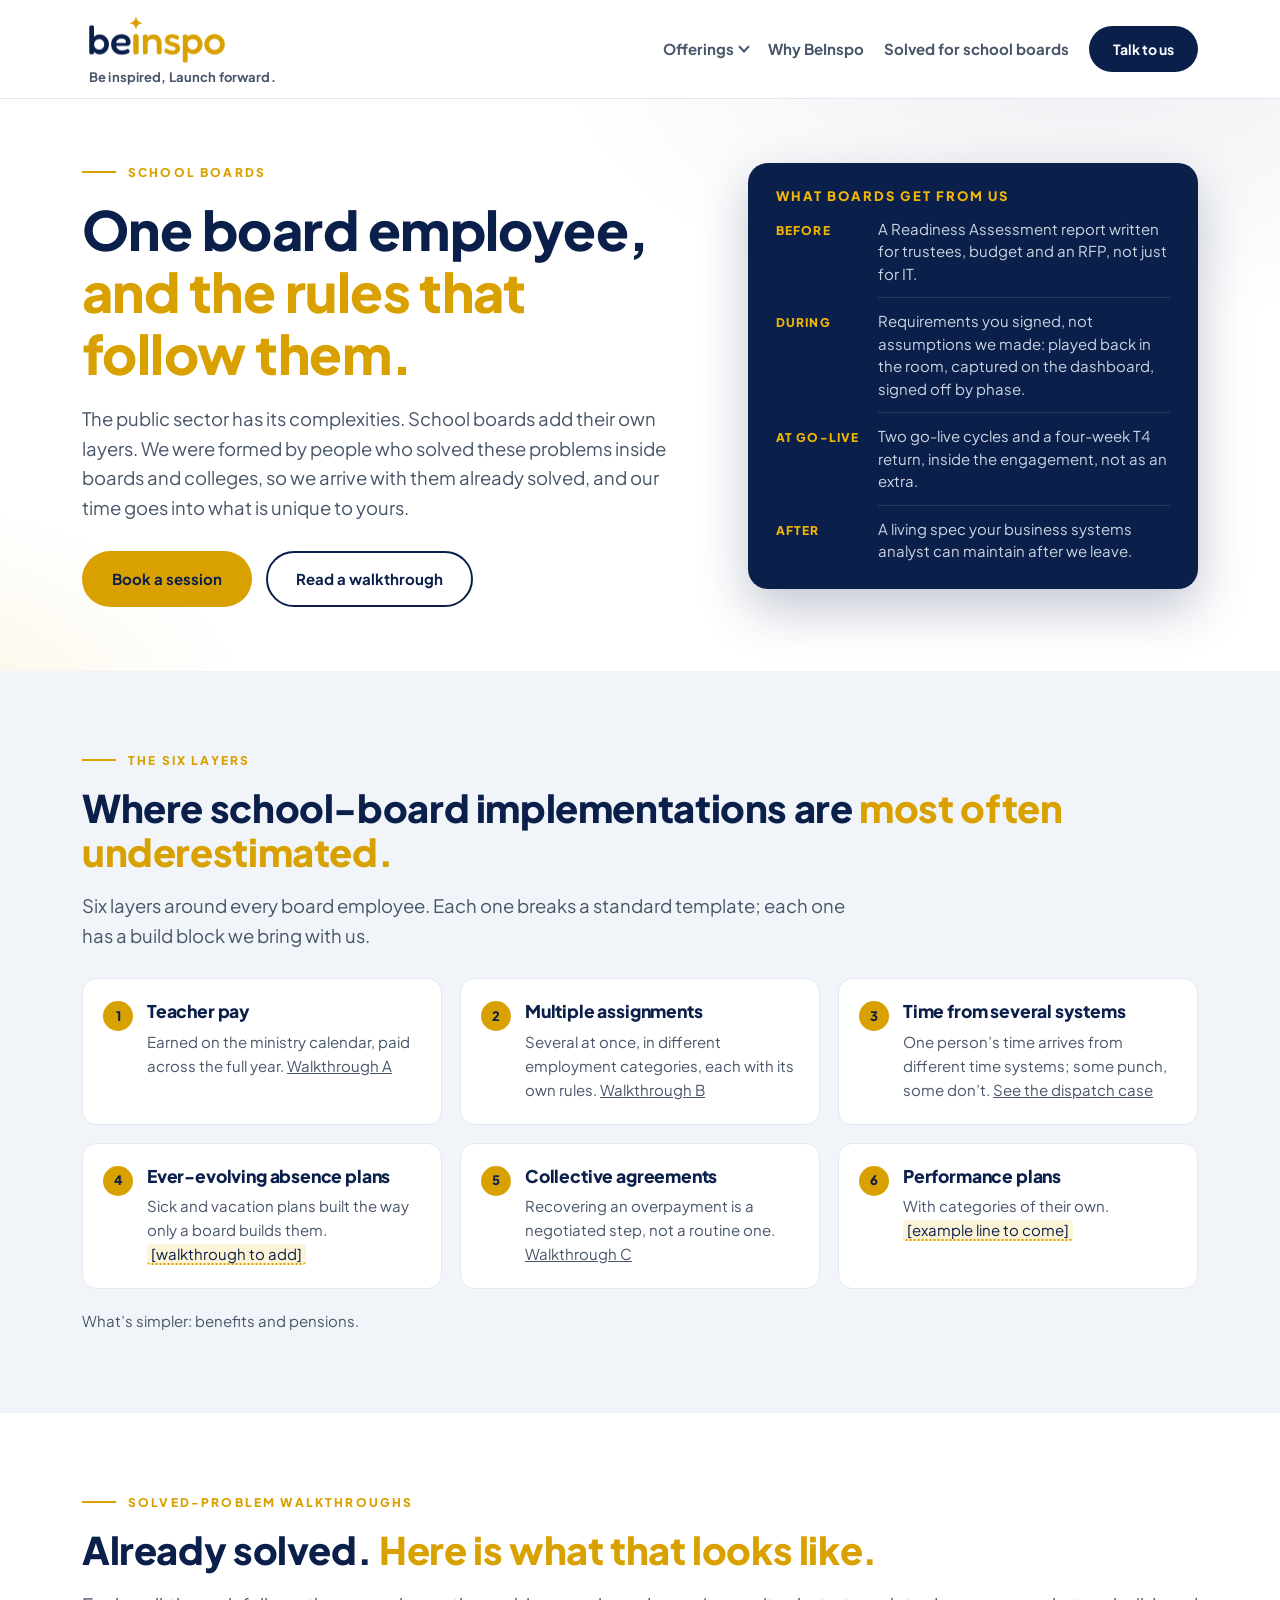
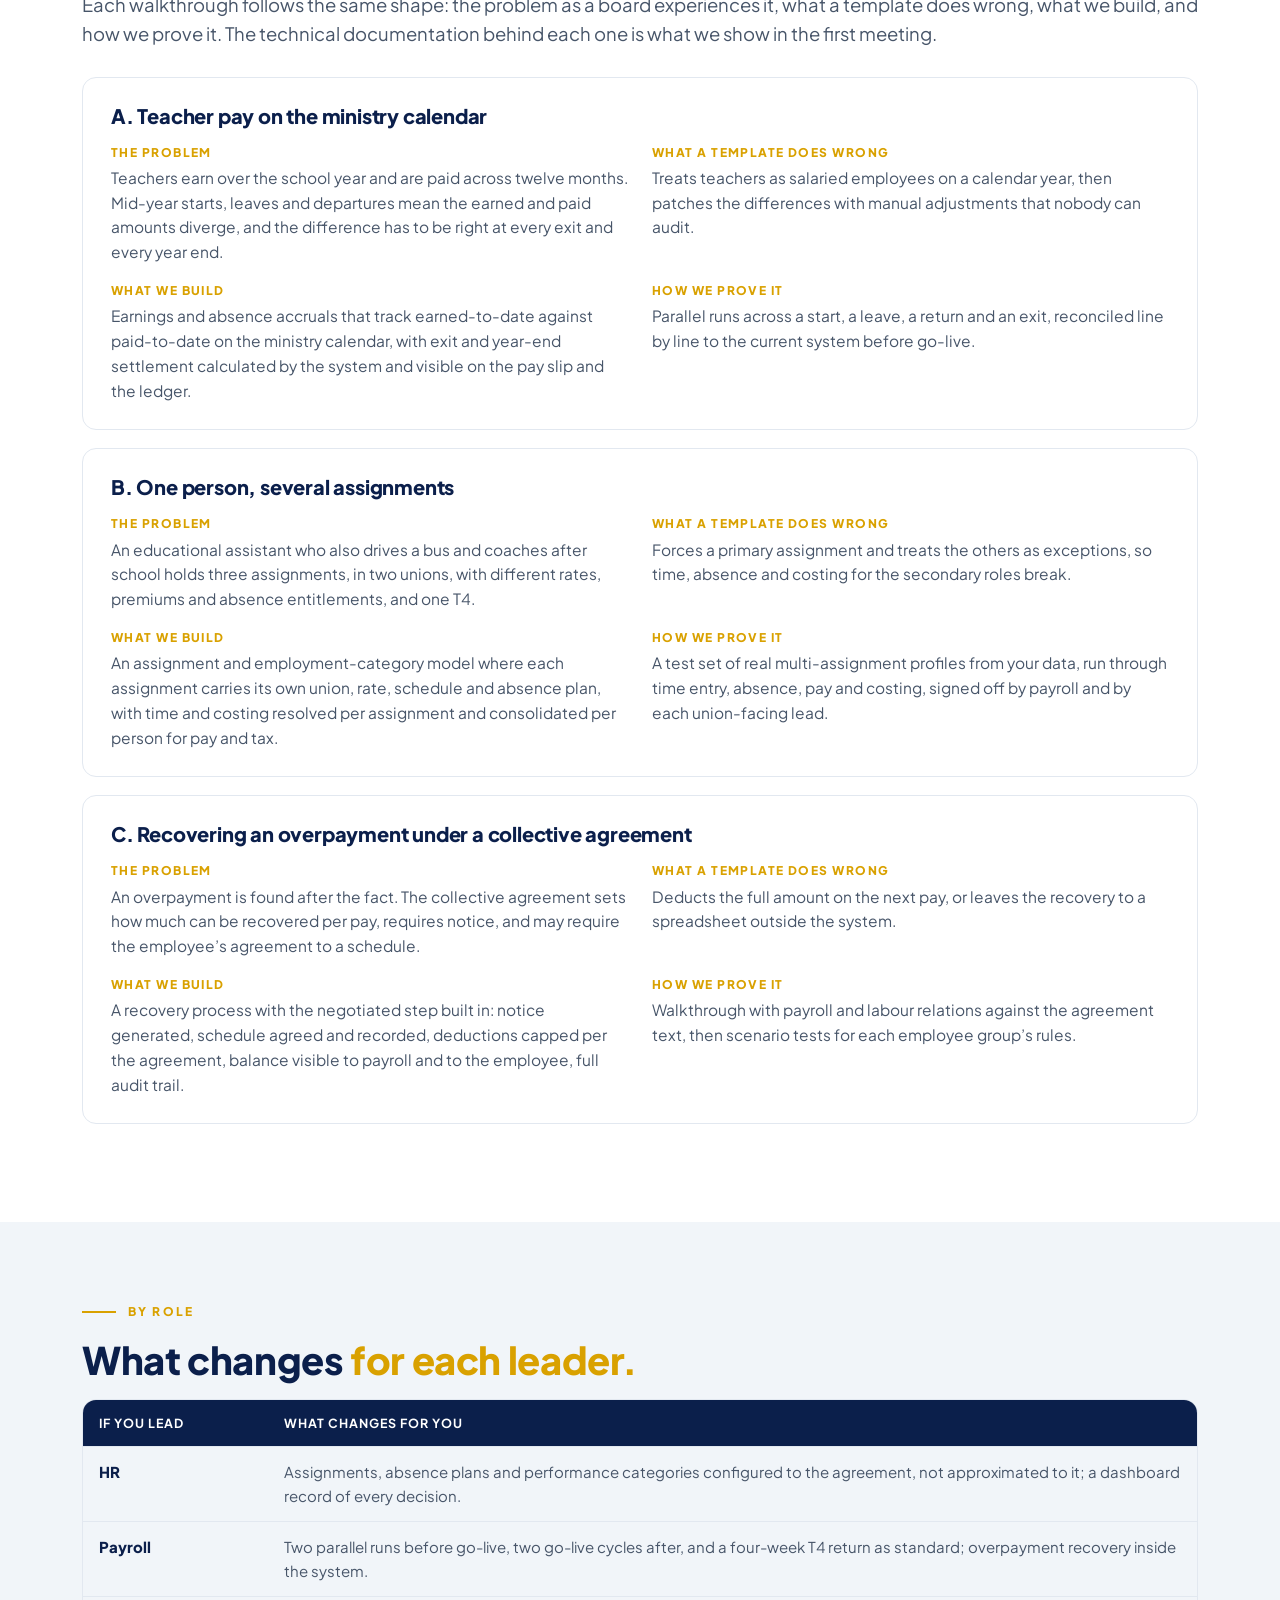
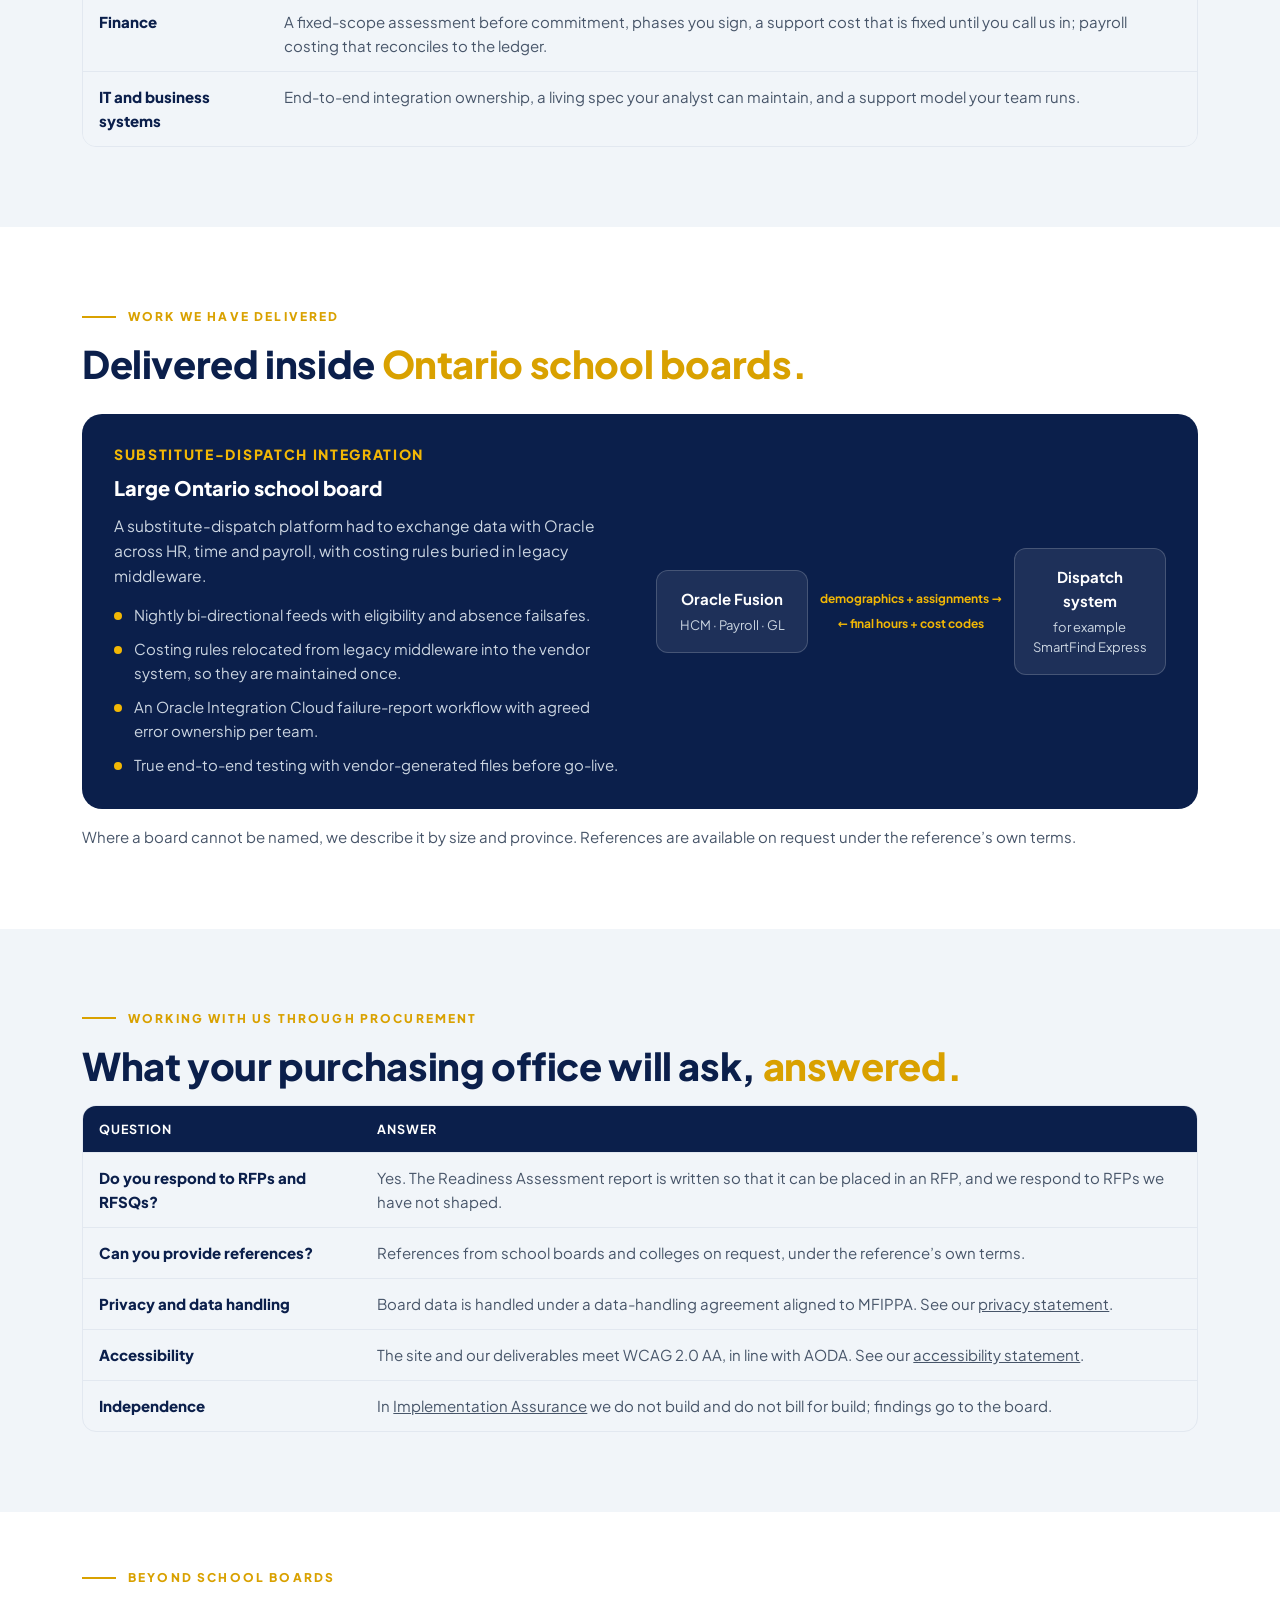
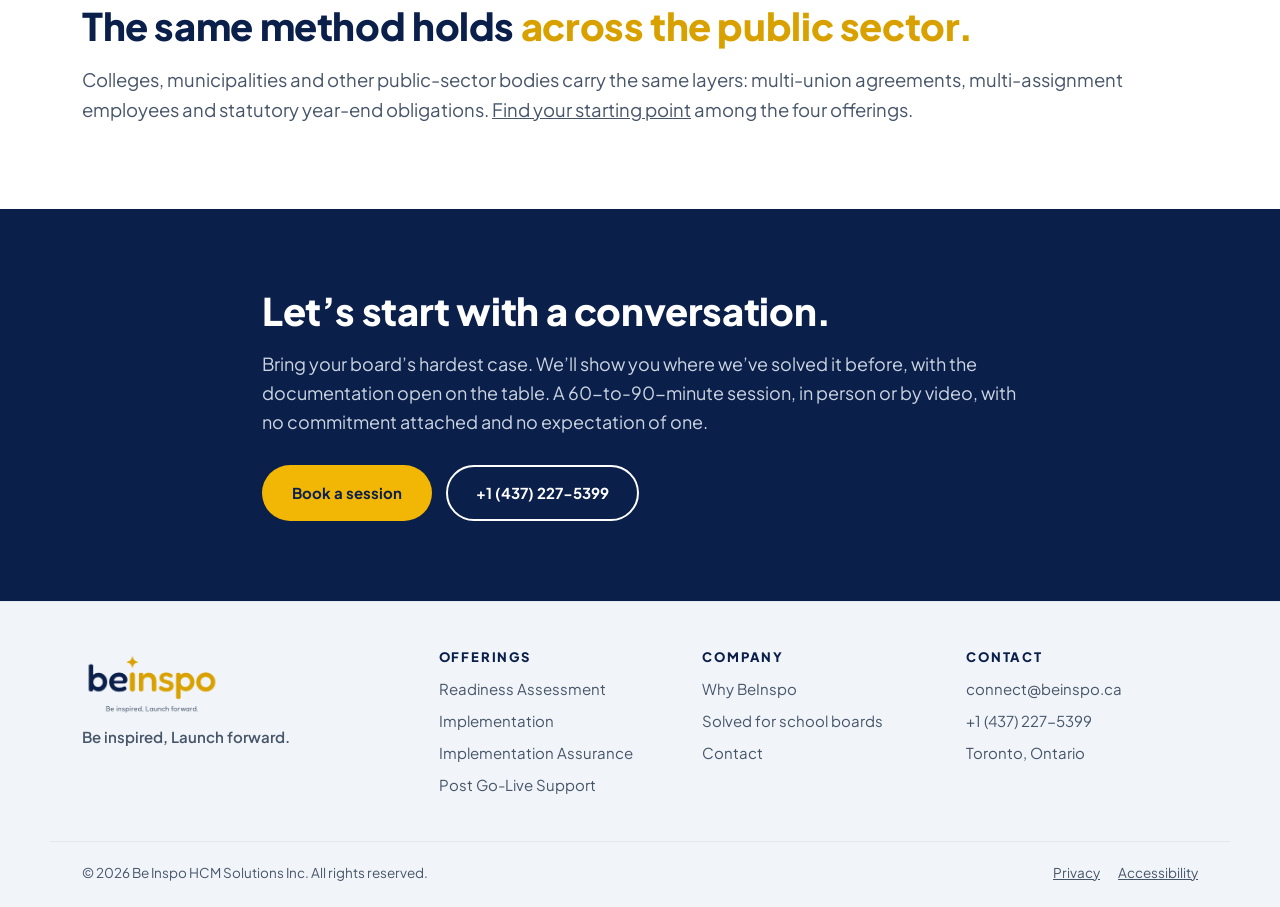
<file: school-boards.html>
<!DOCTYPE html>
<html lang="en-CA">
<head>
  <meta charset="UTF-8">
  <meta name="viewport" content="width=device-width, initial-scale=1">
  <title>HCM &amp; ERP for Canadian school boards | BeInspo</title>
  <meta name="description" content="Teacher pay on the ministry calendar, multiple assignments, board-built absence plans and collective agreements: the school-board problems we have already solved.">
  <link rel="icon" type="image/svg+xml" href="assets/favicon.svg">
  <link rel="stylesheet" href="css/styles.css?v=20261103j">
  <link rel="stylesheet" href="css/pages.css?v=20261024c">
</head>
<body>
<a class="skip-link" href="#main">Skip to content</a>

<header class="site-header">
  <div class="wrap nav-in">
    <a class="brand" href="index.html" aria-label="BeInspo home">
      <span class="brand-mark"><img src="assets/beinspo-logo.png" alt="BeInspo" width="1200" height="600"></span>
      <span class="brand-tag">Be inspired, Launch forward.</span>
    </a>
    <button class="nav-toggle" aria-expanded="false" aria-controls="site-nav">
      <span class="nav-toggle-bar" aria-hidden="true"></span><span class="sr-only">Menu</span>
    </button>
    <nav id="site-nav" class="site-nav" aria-label="Primary">
      <ul class="nav-links">
        <li class="has-dropdown">
          <button class="nav-link dropdown-toggle" aria-expanded="false" aria-controls="engage-menu">Offerings <span class="chev" aria-hidden="true"></span></button>
          <ul id="engage-menu" class="dropdown">
            <li><a href="readiness-assessment.html"><strong>01 Readiness Assessment</strong><span>Know what you&rsquo;re getting into before you commit.</span></a></li>
            <li><a href="implementation.html"><strong>02 Implementation</strong><span>We build it, start to finish.</span></a></li>
            <li><a href="implementation-assurance.html"><strong>03 Implementation Assurance</strong><span>A partner builds; we complete your team.</span></a></li>
            <li><a href="post-go-live-support.html"><strong>04 Post Go-Live Support</strong><span>Gone live and need it to settle?</span></a></li>
          </ul>
        </li>
        <li><a class="nav-link" href="index.html#why-beinspo">Why BeInspo</a></li>
        <li><a class="nav-link" href="school-boards.html" aria-current="page">Solved for school boards</a></li>
        <!-- <li><a class="nav-link" href="team.html">Our Team</a></li> -->
        <li class="nav-cta-item"><a class="btn btn-navy btn-sm" href="contact.html">Talk to us</a></li>
      </ul>
    </nav>
  </div>
</header>

<main id="main">

  <!-- Hero -->
  <section class="page-hero" aria-labelledby="page-heading">
    <div class="wrap page-hero-in">
      <div>
        <p class="eyebrow">School boards</p>
        <h1 id="page-heading">One board employee, <em>and the rules that follow them.</em></h1>
        <p class="lede">The public sector has its complexities. School boards add their own layers. We were formed by people who solved these problems inside boards and colleges, so we arrive with them already solved, and our time goes into what is unique to yours.</p>
        <div class="btn-row">
          <a class="btn btn-yellow" href="contact.html">Book a session</a>
          <a class="btn btn-outline" href="#walkthroughs">Read a walkthrough</a>
        </div>
      </div>
      <aside class="glance" aria-labelledby="glance-heading">
        <h2 id="glance-heading" class="glance-title">What boards get from us</h2>
        <dl>
          <dt>Before</dt><dd>A Readiness Assessment report written for trustees, budget and an RFP, not just for IT.</dd>
          <dt>During</dt><dd>Requirements you signed, not assumptions we made: played back in the room, captured on the dashboard, signed off by phase.</dd>
          <dt>At go-live</dt><dd>Two go-live cycles and a four-week T4 return, inside the engagement, not as an extra.</dd>
          <dt>After</dt><dd>A living spec your business systems analyst can maintain after we leave.</dd>
        </dl>
      </aside>
    </div>
  </section>

  <!-- The six layers -->
  <section class="section section-grey" id="layers" aria-labelledby="layers-heading">
    <div class="wrap">
      <p class="eyebrow">The six layers</p>
      <h2 id="layers-heading">Where school-board implementations are <em>most often underestimated.</em></h2>
      <p class="intro">Six layers around every board employee. Each one breaks a standard template; each one has a build block we bring with us.</p>
      <ol class="layers">
        <li><span class="layer-num" aria-hidden="true">1</span><h3>Teacher pay</h3><p>Earned on the ministry calendar, paid across the full year. <a href="#wt-a">Walkthrough A</a></p></li>
        <li><span class="layer-num" aria-hidden="true">2</span><h3>Multiple assignments</h3><p>Several at once, in different employment categories, each with its own rules. <a href="#wt-b">Walkthrough B</a></p></li>
        <li><span class="layer-num" aria-hidden="true">3</span><h3>Time from several systems</h3><p>One person&rsquo;s time arrives from different time systems; some punch, some don&rsquo;t. <a href="#delivered">See the dispatch case</a></p></li>
        <li><span class="layer-num" aria-hidden="true">4</span><h3>Ever-evolving absence plans</h3><p>Sick and vacation plans built the way only a board builds them. <mark class="todo">[walkthrough to add]</mark></p></li>
        <li><span class="layer-num" aria-hidden="true">5</span><h3>Collective agreements</h3><p>Recovering an overpayment is a negotiated step, not a routine one. <a href="#wt-c">Walkthrough C</a></p></li>
        <li><span class="layer-num" aria-hidden="true">6</span><h3>Performance plans</h3><p>With categories of their own. <mark class="todo">[example line to come]</mark></p></li>
      </ol>
      <p class="layers-caption">What&rsquo;s simpler: benefits and pensions.</p>
    </div>
  </section>

  <!-- Solved-problem walkthroughs -->
  <section class="section" id="walkthroughs" aria-labelledby="wt-heading">
    <div class="wrap">
      <p class="eyebrow">Solved-problem walkthroughs</p>
      <h2 id="wt-heading">Already solved. <em>Here is what that looks like.</em></h2>
      <p class="intro intro-wide">Each walkthrough follows the same shape: the problem as a board experiences it, what a template does wrong, what we build, and how we prove it. The technical documentation behind each one is what we show in the first meeting.</p>

      <article class="walkthrough" id="wt-a">
        <h3>A. Teacher pay on the ministry calendar</h3>
        <dl>
          <div class="wt-item"><dt>The problem</dt><dd>Teachers earn over the school year and are paid across twelve months. Mid-year starts, leaves and departures mean the earned and paid amounts diverge, and the difference has to be right at every exit and every year end.</dd></div>
          <div class="wt-item"><dt>What a template does wrong</dt><dd>Treats teachers as salaried employees on a calendar year, then patches the differences with manual adjustments that nobody can audit.</dd></div>
          <div class="wt-item"><dt>What we build</dt><dd>Earnings and absence accruals that track earned-to-date against paid-to-date on the ministry calendar, with exit and year-end settlement calculated by the system and visible on the pay slip and the ledger.</dd></div>
          <div class="wt-item"><dt>How we prove it</dt><dd>Parallel runs across a start, a leave, a return and an exit, reconciled line by line to the current system before go-live.</dd></div>
        </dl>
      </article>

      <article class="walkthrough" id="wt-b">
        <h3>B. One person, several assignments</h3>
        <dl>
          <div class="wt-item"><dt>The problem</dt><dd>An educational assistant who also drives a bus and coaches after school holds three assignments, in two unions, with different rates, premiums and absence entitlements, and one T4.</dd></div>
          <div class="wt-item"><dt>What a template does wrong</dt><dd>Forces a primary assignment and treats the others as exceptions, so time, absence and costing for the secondary roles break.</dd></div>
          <div class="wt-item"><dt>What we build</dt><dd>An assignment and employment-category model where each assignment carries its own union, rate, schedule and absence plan, with time and costing resolved per assignment and consolidated per person for pay and tax.</dd></div>
          <div class="wt-item"><dt>How we prove it</dt><dd>A test set of real multi-assignment profiles from your data, run through time entry, absence, pay and costing, signed off by payroll and by each union-facing lead.</dd></div>
        </dl>
      </article>

      <article class="walkthrough" id="wt-c">
        <h3>C. Recovering an overpayment under a collective agreement</h3>
        <dl>
          <div class="wt-item"><dt>The problem</dt><dd>An overpayment is found after the fact. The collective agreement sets how much can be recovered per pay, requires notice, and may require the employee&rsquo;s agreement to a schedule.</dd></div>
          <div class="wt-item"><dt>What a template does wrong</dt><dd>Deducts the full amount on the next pay, or leaves the recovery to a spreadsheet outside the system.</dd></div>
          <div class="wt-item"><dt>What we build</dt><dd>A recovery process with the negotiated step built in: notice generated, schedule agreed and recorded, deductions capped per the agreement, balance visible to payroll and to the employee, full audit trail.</dd></div>
          <div class="wt-item"><dt>How we prove it</dt><dd>Walkthrough with payroll and labour relations against the agreement text, then scenario tests for each employee group&rsquo;s rules.</dd></div>
        </dl>
      </article>
    </div>
  </section>

  <!-- What each role gets -->
  <section class="section section-grey" aria-labelledby="roles-heading">
    <div class="wrap">
      <p class="eyebrow">By role</p>
      <h2 id="roles-heading">What changes <em>for each leader.</em></h2>
      <div class="table-scroll">
        <table class="data-table">
          <thead><tr><th scope="col">If you lead</th><th scope="col">What changes for you</th></tr></thead>
          <tbody>
            <tr><th scope="row">HR</th><td>Assignments, absence plans and performance categories configured to the agreement, not approximated to it; a dashboard record of every decision.</td></tr>
            <tr><th scope="row">Payroll</th><td>Two parallel runs before go-live, two go-live cycles after, and a four-week T4 return as standard; overpayment recovery inside the system.</td></tr>
            <tr><th scope="row">Finance</th><td>A fixed-scope assessment before commitment, phases you sign, a support cost that is fixed until you call us in; payroll costing that reconciles to the ledger.</td></tr>
            <tr><th scope="row">IT and business systems</th><td>End-to-end integration ownership, a living spec your analyst can maintain, and a support model your team runs.</td></tr>
          </tbody>
        </table>
      </div>
    </div>
  </section>

  <!-- Work we have delivered -->
  <section class="section" id="delivered" aria-labelledby="delivered-heading">
    <div class="wrap">
      <p class="eyebrow">Work we have delivered</p>
      <h2 id="delivered-heading">Delivered inside <em>Ontario school boards.</em></h2>

      <div class="case-panel">
        <div>
          <h3>Substitute-dispatch integration</h3>
          <p class="case-title">Large Ontario school board</p>
          <p>A substitute-dispatch platform had to exchange data with Oracle across HR, time and payroll, with costing rules buried in legacy middleware.</p>
          <ul>
            <li>Nightly bi-directional feeds with eligibility and absence failsafes.</li>
            <li>Costing rules relocated from legacy middleware into the vendor system, so they are maintained once.</li>
            <li>An Oracle Integration Cloud failure-report workflow with agreed error ownership per team.</li>
            <li>True end-to-end testing with vendor-generated files before go-live.</li>
          </ul>
        </div>
        <div class="flow" aria-label="Data flows between Oracle Fusion and the dispatch system">
          <div class="flow-box"><strong>Oracle Fusion</strong><span>HCM &middot; Payroll &middot; GL</span></div>
          <div class="flow-arrows"><span>demographics + assignments</span><span>final hours + cost codes</span></div>
          <div class="flow-box"><strong>Dispatch system</strong><span>for example SmartFind Express</span></div>
        </div>
      </div>

      <p class="table-note">Where a board cannot be named, we describe it by size and province. References are available on request under the reference&rsquo;s own terms.</p>
    </div>
  </section>

  <!-- Working with us through procurement -->
  <section class="section section-grey" id="procurement" aria-labelledby="proc-heading">
    <div class="wrap">
      <p class="eyebrow">Working with us through procurement</p>
      <h2 id="proc-heading">What your purchasing office will ask, <em>answered.</em></h2>
      <div class="table-scroll">
        <table class="data-table">
          <thead><tr><th scope="col">Question</th><th scope="col">Answer</th></tr></thead>
          <tbody>
            <tr><th scope="row">Do you respond to RFPs and RFSQs?</th><td>Yes. The Readiness Assessment report is written so that it can be placed in an RFP, and we respond to RFPs we have not shaped.</td></tr>
            <tr><th scope="row">Can you provide references?</th><td>References from school boards and colleges on request, under the reference&rsquo;s own terms.</td></tr>
            <tr><th scope="row">Privacy and data handling</th><td>Board data is handled under a data-handling agreement aligned to MFIPPA. See our <a href="privacy.html">privacy statement</a>.</td></tr>
            <tr><th scope="row">Accessibility</th><td>The site and our deliverables meet WCAG 2.0 AA, in line with AODA. See our <a href="accessibility.html">accessibility statement</a>.</td></tr>
            <tr><th scope="row">Independence</th><td>In <a href="implementation-assurance.html">Implementation Assurance</a> we do not build and do not bill for build; findings go to the board.</td></tr>
          </tbody>
        </table>
      </div>
    </div>
  </section>

  <!-- Beyond school boards -->
  <section class="section section-tight" aria-labelledby="beyond-heading">
    <div class="wrap">
      <p class="eyebrow">Beyond school boards</p>
      <h2 id="beyond-heading">The same method holds <em>across the public sector.</em></h2>
      <p class="intro intro-wide">Colleges, municipalities and other public-sector bodies carry the same layers: multi-union agreements, multi-assignment employees and statutory year-end obligations. <a href="index.html#path">Find your starting point</a> among the four offerings.</p>
    </div>
  </section>

  <!-- Closing block -->
  <section class="closing" aria-labelledby="closing-heading">
    <div class="wrap closing-in">
      <h2 id="closing-heading">Let&rsquo;s start with a conversation.</h2>
      <p>Bring your board&rsquo;s hardest case. We&rsquo;ll show you where we&rsquo;ve solved it before, with the documentation open on the table. A 60-to-90-minute session, in person or by video, with no commitment attached and no expectation of one.</p>
      <div class="btn-row">
        <a class="btn btn-bright" href="contact.html">Book a session</a>
        <a class="btn btn-outline-light" href="tel:+14372275399">+1 (437) 227-5399</a>
      </div>
    </div>
  </section>

</main>

<footer class="site-footer">
  <div class="wrap footer-in">
    <div class="footer-brand">
      <img src="assets/beinspo-logo.png" alt="BeInspo" width="160" height="80">
      <p class="tagline">Be inspired, Launch forward.</p>
    </div>
    <nav class="footer-col" aria-label="Offerings">
      <h2>Offerings</h2>
      <ul>
        <li><a href="readiness-assessment.html">Readiness Assessment</a></li>
        <li><a href="implementation.html">Implementation</a></li>
        <li><a href="implementation-assurance.html">Implementation Assurance</a></li>
        <li><a href="post-go-live-support.html">Post Go-Live Support</a></li>
      </ul>
    </nav>
    <nav class="footer-col" aria-label="Company">
      <h2>Company</h2>
      <ul>
        <li><a href="index.html#why-beinspo">Why BeInspo</a></li>
        <li><a href="school-boards.html">Solved for school boards</a></li>
        <!-- <li><a href="team.html">Our Team</a></li> -->
        <li><a href="contact.html">Contact</a></li>
      </ul>
    </nav>
    <div class="footer-col">
      <h2>Contact</h2>
      <ul>
        <li><a href="mailto:connect@beinspo.ca">connect@beinspo.ca</a></li>
        <li><a href="tel:+14372275399">+1 (437) 227-5399</a></li>
        <li>Toronto, Ontario</li>
      </ul>
    </div>
  </div>
  <div class="wrap footer-legal">
    <p>&copy; 2026 Be Inspo HCM Solutions Inc. All rights reserved.</p>
    <ul>
      <li><a href="privacy.html">Privacy</a></li>
      <li><a href="accessibility.html">Accessibility</a></li>
    </ul>
  </div>
</footer>

<script src="js/main.js?v=20261024c"></script>
</body>
</html>
</file>
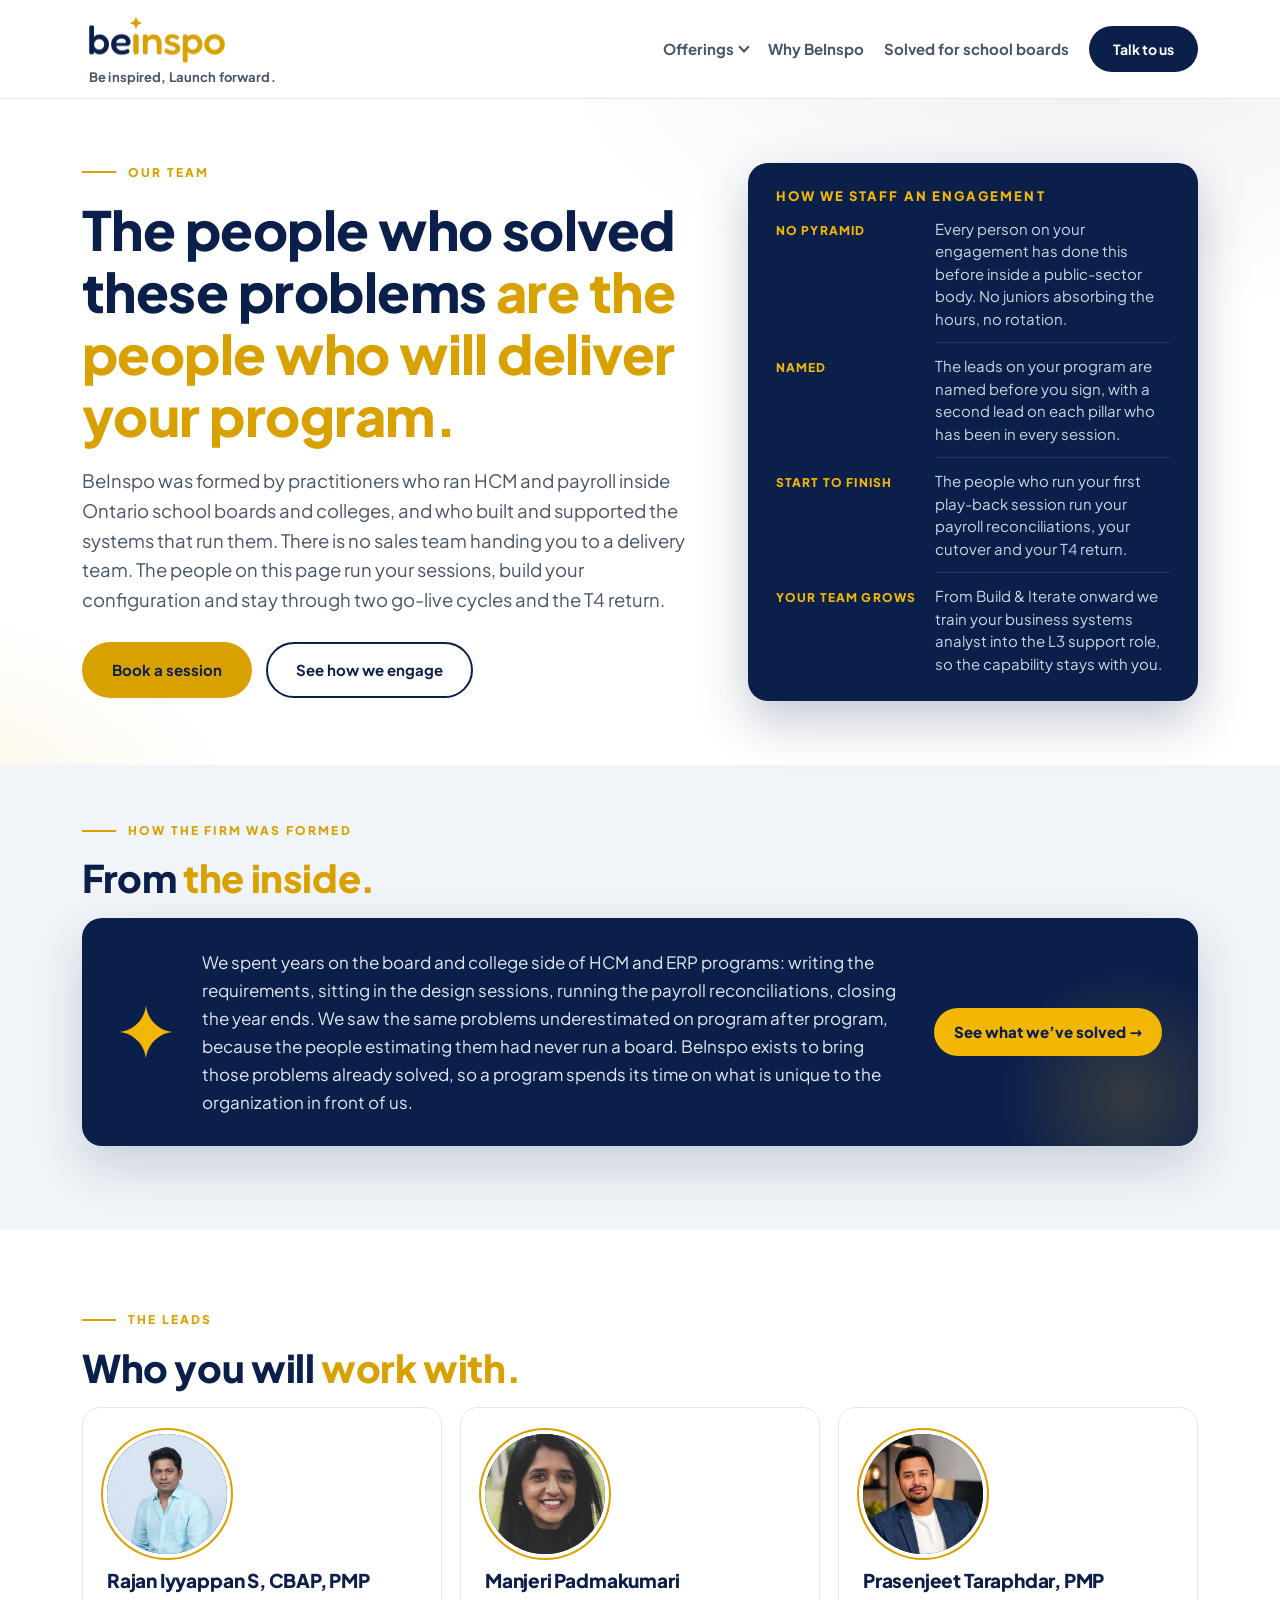
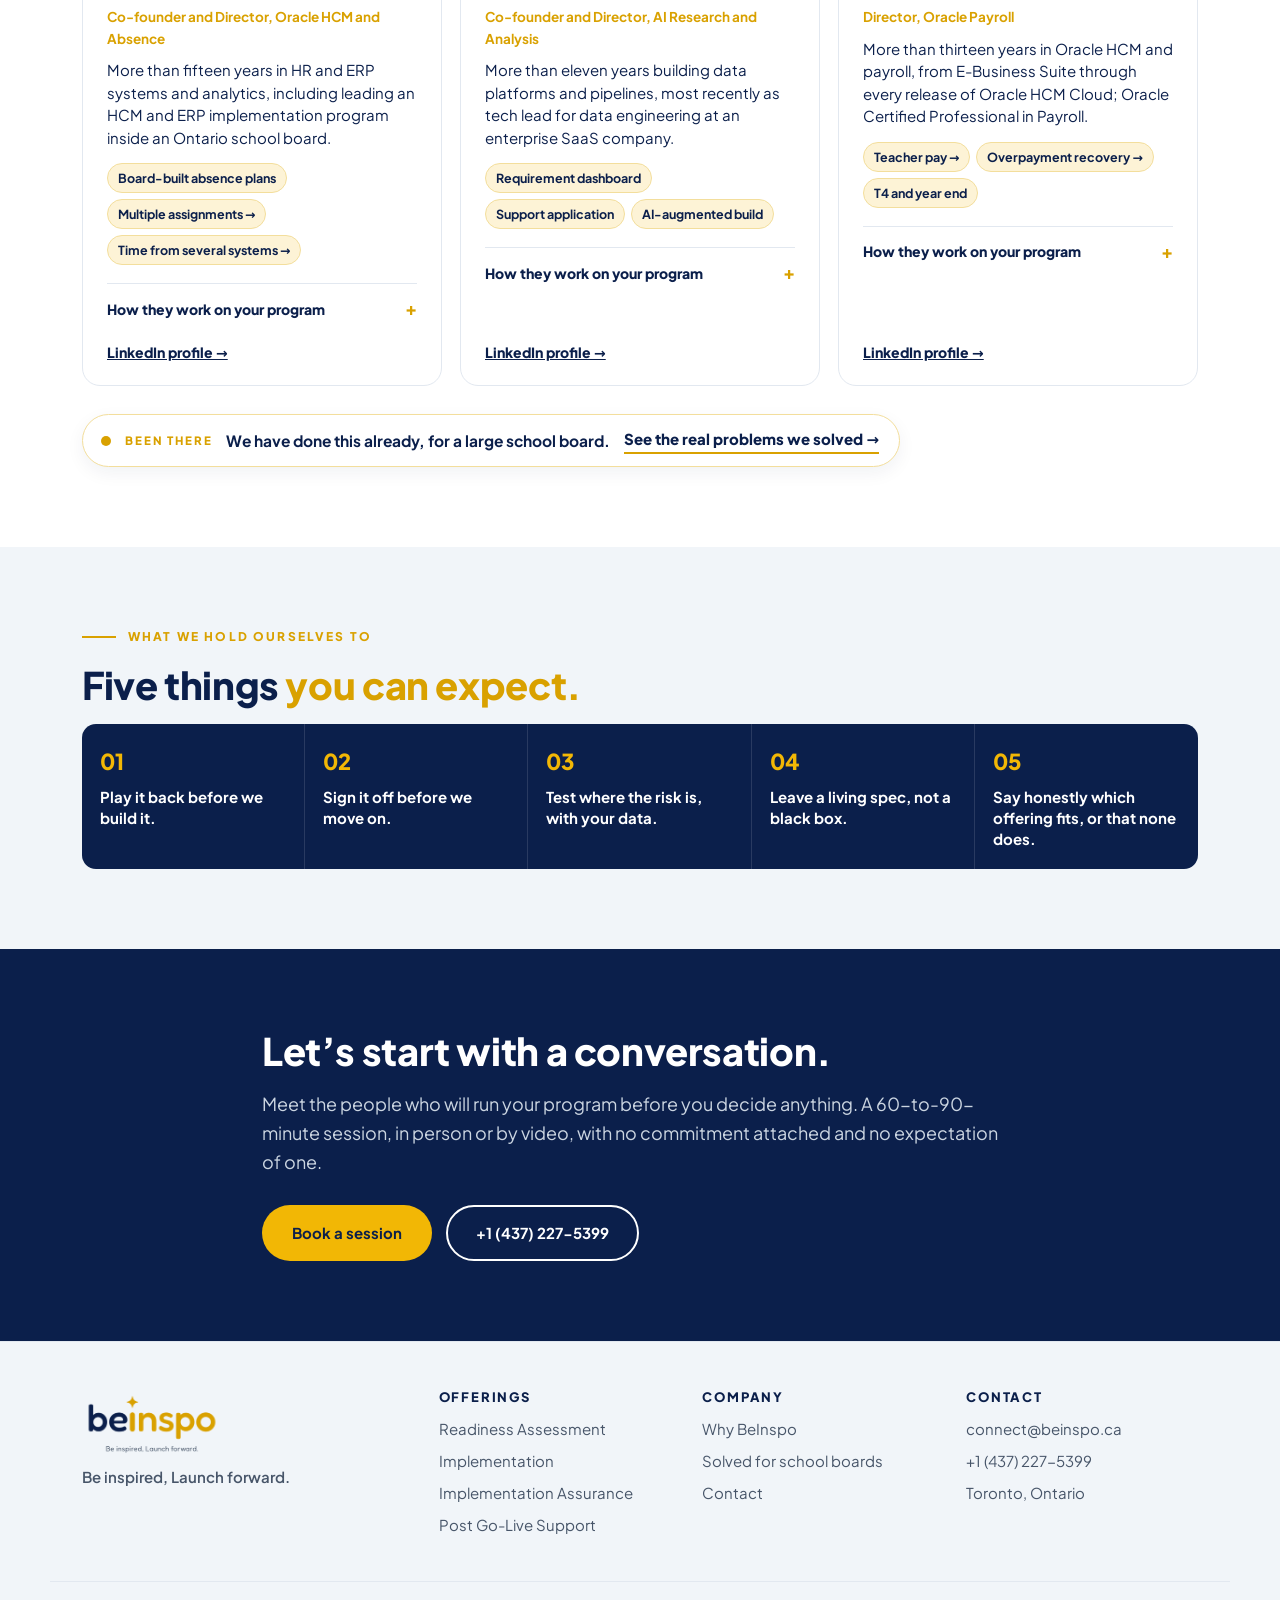
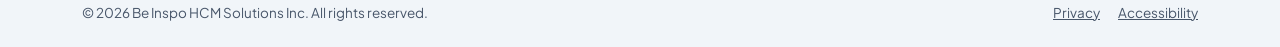
<file: team.html>
<!DOCTYPE html>
<html lang="en-CA">
<head>
  <meta charset="UTF-8">
  <meta name="viewport" content="width=device-width, initial-scale=1">
  <title>Our team | BeInspo</title>
  <meta name="description" content="The people who solved these problems inside school boards and colleges are the people who deliver your program.">
  <link rel="icon" type="image/svg+xml" href="assets/favicon.svg">
  <link rel="stylesheet" href="css/styles.css?v=20261103j">
  <link rel="stylesheet" href="css/pages.css?v=20261024c">
  <link rel="stylesheet" href="css/merge.css?v=20261103k">
</head>
<body>
<a class="skip-link" href="#main">Skip to content</a>

<header class="site-header">
  <div class="wrap nav-in">
    <a class="brand" href="index.html" aria-label="BeInspo home">
      <span class="brand-mark"><img src="assets/beinspo-logo.png" alt="BeInspo" width="1200" height="600"></span>
      <span class="brand-tag">Be inspired, Launch forward.</span>
    </a>
    <button class="nav-toggle" aria-expanded="false" aria-controls="site-nav">
      <span class="nav-toggle-bar" aria-hidden="true"></span><span class="sr-only">Menu</span>
    </button>
    <nav id="site-nav" class="site-nav" aria-label="Primary">
      <ul class="nav-links">
        <li class="has-dropdown">
          <button class="nav-link dropdown-toggle" aria-expanded="false" aria-controls="engage-menu">Offerings <span class="chev" aria-hidden="true"></span></button>
          <ul id="engage-menu" class="dropdown">
            <li><a href="readiness-assessment.html"><strong>01 Readiness Assessment</strong><span>Know what you&rsquo;re getting into before you commit.</span></a></li>
            <li><a href="implementation.html"><strong>02 Implementation</strong><span>We build it, start to finish.</span></a></li>
            <li><a href="implementation-assurance.html"><strong>03 Implementation Assurance</strong><span>A partner builds; we complete your team.</span></a></li>
            <li><a href="post-go-live-support.html"><strong>04 Post Go-Live Support</strong><span>Gone live and need it to settle?</span></a></li>
          </ul>
        </li>
        <li><a class="nav-link" href="index.html#why-beinspo">Why BeInspo</a></li>
        <li><a class="nav-link" href="school-boards.html">Solved for school boards</a></li>
        <!-- <li><a class="nav-link" href="team.html" aria-current="page">Our Team</a></li> -->
        <li class="nav-cta-item"><a class="btn btn-navy btn-sm" href="contact.html">Talk to us</a></li>
      </ul>
    </nav>
  </div>
</header>

<main id="main">

  <!-- Hero -->
  <section class="page-hero" aria-labelledby="page-heading">
    <div class="wrap page-hero-in">
      <div>
        <p class="eyebrow">Our team</p>
        <h1 id="page-heading">The people who solved these problems <em>are the people who will deliver your program.</em></h1>
        <p class="lede">BeInspo was formed by practitioners who ran HCM and payroll inside Ontario school boards and colleges, and who built and supported the systems that run them. There is no sales team handing you to a delivery team. The people on this page run your sessions, build your configuration and stay through two go-live cycles and the T4 return.</p>
        <div class="btn-row">
          <a class="btn btn-yellow" href="contact.html">Book a session</a>
          <a class="btn btn-outline" href="index.html#engagement">See how we engage</a>
        </div>
      </div>
      <aside class="glance" aria-labelledby="glance-heading">
        <h2 id="glance-heading" class="glance-title">How we staff an engagement</h2>
        <dl>
          <dt>No pyramid</dt><dd>Every person on your engagement has done this before inside a public-sector body. No juniors absorbing the hours, no rotation.</dd>
          <dt>Named</dt><dd>The leads on your program are named before you sign, with a second lead on each pillar who has been in every session.</dd>
          <dt>Start to finish</dt><dd>The people who run your first play-back session run your payroll reconciliations, your cutover and your T4 return.</dd>
          <dt>Your team grows</dt><dd>From Build &amp; Iterate onward we train your business systems analyst into the L3 support role, so the capability stays with you.</dd>
        </dl>
      </aside>
    </div>
  </section>

  <!-- How the firm was formed: story banner -->
  <section class="section section-grey section-tight" aria-labelledby="formed-heading">
    <div class="wrap">
      <p class="eyebrow">How the firm was formed</p>
      <h2 id="formed-heading">From <em>the inside.</em></h2>
      <div class="story story-long">
        <svg class="story-spark" viewBox="0 0 64 64" aria-hidden="true"><path d="M32 2c2 16 14 28 30 30-16 2-28 14-30 30-2-16-14-28-30-30C18 30 30 18 32 2z" fill="#F2B705"/></svg>
        <div class="story-text">
          <p class="story-body">We spent years on the board and college side of HCM and ERP programs: writing the requirements, sitting in the design sessions, running the payroll reconciliations, closing the year ends. We saw the same problems underestimated on program after program, because the people estimating them had never run a board. BeInspo exists to bring those problems already solved, so a program spends its time on what is unique to the organization in front of us.</p>
        </div>
        <a class="story-link" href="school-boards.html">See what we&rsquo;ve solved <span aria-hidden="true">&rarr;</span></a>
      </div>
    </div>
  </section>

  <!-- The leads -->
  <section class="section" id="leads" aria-labelledby="leads-heading">
    <div class="wrap">
      <p class="eyebrow">The leads</p>
      <h2 id="leads-heading">Who you will <em>work with.</em></h2>
      <div class="team-grid3">

        <article class="lead-card2">
          <div class="lead-photo"><img src="assets/team/rajan.jpg" alt="Rajan Iyyappan S" width="180" height="180"></div>
          <h3>Rajan Iyyappan S, CBAP, PMP</h3>
          <p class="lead-role">Co-founder and Director, Oracle HCM and Absence</p>
          <p class="lead-exp2">More than fifteen years in HR and ERP systems and analytics, including leading an HCM and ERP implementation program inside an Ontario school board.</p>
          <ul class="chips lead-chips" aria-label="Problems solved"><li>Board-built absence plans</li><li><a href="school-boards.html#wt-b">Multiple assignments <span aria-hidden="true">&rarr;</span></a></li><li><a href="school-boards.html#delivered">Time from several systems <span aria-hidden="true">&rarr;</span></a></li></ul>
          <details class="lead-more">
            <summary>How they work on your program</summary>
            <p>On a BeInspo program, Rajan runs Understand &amp; Play Back and the HCM build cycles, owns the requirement dashboard, and designs the absence plans and the multi-assignment model.</p>
          </details>
          <a class="lead-link" href="https://www.linkedin.com/in/rajan-iyyappan-s-cbap/" rel="noopener">LinkedIn profile &rarr;</a>
        </article>

        <article class="lead-card2">
          <div class="lead-photo"><img src="assets/team/manjeri.jpg" alt="Manjeri Padmakumari" width="180" height="180"></div>
          <h3>Manjeri Padmakumari</h3>
          <p class="lead-role">Co-founder and Director, AI Research and Analysis</p>
          <p class="lead-exp2">More than eleven years building data platforms and pipelines, most recently as tech lead for data engineering at an enterprise SaaS company.</p>
          <ul class="chips lead-chips" aria-label="Problems solved"><li>Requirement dashboard</li><li>Support application</li><li>AI-augmented build</li></ul>
          <details class="lead-more">
            <summary>How they work on your program</summary>
            <p>At BeInspo, Manjeri owns the technology behind our way of working: the real-time requirement dashboard that structures sessions as they happen, the AI-augmented build of Fast Formulas and configuration with regression tests running alongside, and the support application that answers L1 and L2 questions from a repository of solved problems.</p>
          </details>
          <a class="lead-link" href="https://www.linkedin.com/in/manjeri-padmakumari-731435178/" rel="noopener">LinkedIn profile &rarr;</a>
        </article>

        <article class="lead-card2">
          <div class="lead-photo"><img src="assets/team/prasenjeet.jpg" alt="Prasenjeet Taraphdar" width="180" height="180"></div>
          <h3>Prasenjeet Taraphdar, PMP</h3>
          <p class="lead-role">Director, Oracle Payroll</p>
          <p class="lead-exp2">More than thirteen years in Oracle HCM and payroll, from E-Business Suite through every release of Oracle HCM Cloud; Oracle Certified Professional in Payroll.</p>
          <ul class="chips lead-chips" aria-label="Problems solved"><li><a href="school-boards.html#wt-a">Teacher pay <span aria-hidden="true">&rarr;</span></a></li><li><a href="school-boards.html#wt-c">Overpayment recovery <span aria-hidden="true">&rarr;</span></a></li><li>T4 and year end</li></ul>
          <details class="lead-more">
            <summary>How they work on your program</summary>
            <p>On a BeInspo program, Prasenjeet runs the payroll build cycles, the payroll reconciliations in Prove Out and the four-week T4 return, and owns data conversion, integrations and fast formulas on the payroll side.</p>
          </details>
          <a class="lead-link" href="https://www.linkedin.com/in/prasenjeet-taraphdar-6a485125/" rel="noopener">LinkedIn profile &rarr;</a>
        </article>

      </div>
      <a class="beacon" href="school-boards.html">
        <span class="beacon-dot" aria-hidden="true"></span>
        <span class="beacon-tag">Been there</span>
        <span class="beacon-text">We have done this already, for a large school board.</span>
        <span class="beacon-link">See the real problems we solved <span aria-hidden="true">&rarr;</span></span>
      </a>
    </div>
  </section>

  <!-- What we hold ourselves to -->
  <section class="section section-grey" aria-labelledby="values-heading">
    <div class="wrap">
      <p class="eyebrow">What we hold ourselves to</p>
      <h2 id="values-heading">Five things <em>you can expect.</em></h2>
      <ol class="values5"><li><b>01</b><span>Play it back before we build it.</span></li><li><b>02</b><span>Sign it off before we move on.</span></li><li><b>03</b><span>Test where the risk is, with your data.</span></li><li><b>04</b><span>Leave a living spec, not a black box.</span></li><li><b>05</b><span>Say honestly which offering fits, or that none does.</span></li></ol>
    </div>
  </section>

  <!-- Closing block -->
  <section class="closing" aria-labelledby="closing-heading">
    <div class="wrap closing-in">
      <h2 id="closing-heading">Let&rsquo;s start with a conversation.</h2>
      <p>Meet the people who will run your program before you decide anything. A 60-to-90-minute session, in person or by video, with no commitment attached and no expectation of one.</p>
      <div class="btn-row">
        <a class="btn btn-bright" href="contact.html">Book a session</a>
        <a class="btn btn-outline-light" href="tel:+14372275399">+1 (437) 227-5399</a>
      </div>
    </div>
  </section>

</main>

<footer class="site-footer">
  <div class="wrap footer-in">
    <div class="footer-brand">
      <img src="assets/beinspo-logo.png" alt="BeInspo" width="160" height="80">
      <p class="tagline">Be inspired, Launch forward.</p>
    </div>
    <nav class="footer-col" aria-label="Offerings">
      <h2>Offerings</h2>
      <ul>
        <li><a href="readiness-assessment.html">Readiness Assessment</a></li>
        <li><a href="implementation.html">Implementation</a></li>
        <li><a href="implementation-assurance.html">Implementation Assurance</a></li>
        <li><a href="post-go-live-support.html">Post Go-Live Support</a></li>
      </ul>
    </nav>
    <nav class="footer-col" aria-label="Company">
      <h2>Company</h2>
      <ul>
        <li><a href="index.html#why-beinspo">Why BeInspo</a></li>
        <li><a href="school-boards.html">Solved for school boards</a></li>
        <!-- <li><a href="team.html">Our Team</a></li> -->
        <li><a href="contact.html">Contact</a></li>
      </ul>
    </nav>
    <div class="footer-col">
      <h2>Contact</h2>
      <ul>
        <li><a href="mailto:connect@beinspo.ca">connect@beinspo.ca</a></li>
        <li><a href="tel:+14372275399">+1 (437) 227-5399</a></li>
        <li>Toronto, Ontario</li>
      </ul>
    </div>
  </div>
  <div class="wrap footer-legal">
    <p>&copy; 2026 Be Inspo HCM Solutions Inc. All rights reserved.</p>
    <ul>
      <li><a href="privacy.html">Privacy</a></li>
      <li><a href="accessibility.html">Accessibility</a></li>
    </ul>
  </div>
</footer>

<script src="js/main.js?v=20261024c"></script>
</body>
</html>
</file>
<file: css/styles.css>
/* Plus Jakarta Sans, self-hosted (SIL Open Font License) */
@font-face { font-family: 'Plus Jakarta Sans'; font-style: normal; font-weight: 400; font-display: swap; src: url(../assets/fonts/plus-jakarta-sans-latin-400-normal.woff2) format('woff2'); }
@font-face { font-family: 'Plus Jakarta Sans'; font-style: normal; font-weight: 500; font-display: swap; src: url(../assets/fonts/plus-jakarta-sans-latin-500-normal.woff2) format('woff2'); }
@font-face { font-family: 'Plus Jakarta Sans'; font-style: normal; font-weight: 600; font-display: swap; src: url(../assets/fonts/plus-jakarta-sans-latin-600-normal.woff2) format('woff2'); }
@font-face { font-family: 'Plus Jakarta Sans'; font-style: normal; font-weight: 700; font-display: swap; src: url(../assets/fonts/plus-jakarta-sans-latin-700-normal.woff2) format('woff2'); }
@font-face { font-family: 'Plus Jakarta Sans'; font-style: normal; font-weight: 800; font-display: swap; src: url(../assets/fonts/plus-jakarta-sans-latin-800-normal.woff2) format('woff2'); }
@font-face { font-family: 'Plus Jakarta Sans'; font-style: italic; font-weight: 600; font-display: swap; src: url(../assets/fonts/plus-jakarta-sans-latin-600-italic.woff2) format('woff2'); }
@font-face { font-family: 'Plus Jakarta Sans'; font-style: italic; font-weight: 800; font-display: swap; src: url(../assets/fonts/plus-jakarta-sans-latin-800-italic.woff2) format('woff2'); }
/* BeInspo website styles
   Palette from "README - colours and usage.txt"; layout from beinspo_homepage_mockup.html */

:root {
  --navy: #0B1F4B;
  --yellow: #D9A100;        /* dark yellow: accents on white */
  --yellow-bright: #F2B705; /* bright yellow: accents on navy */
  --yellow-tint: #FDF3D6;
  --slate: #475569;
  --grey-light: #CBD5E1;
  --grey-band: #F1F5F9;
  --line: #E2E8F0;
  --white: #FFFFFF;
  --max: 1180px;
  --radius: 14px;
  --shadow: 0 10px 30px rgba(11, 31, 75, 0.08);
}

*, *::before, *::after { box-sizing: border-box; margin: 0; padding: 0; }
html { scroll-behavior: smooth; }
@media (prefers-reduced-motion: reduce) { html { scroll-behavior: auto; } }

body {
  font-family: 'Plus Jakarta Sans', 'Segoe UI', system-ui, -apple-system, sans-serif;
  color: var(--navy);
  background: var(--white);
  line-height: 1.6;
  font-size: 17px;
}

img { max-width: 100%; height: auto; display: block; }
a { color: inherit; }
ul, ol { list-style: none; }

.wrap { max-width: var(--max); margin: 0 auto; padding: 0 32px; }
@media (max-width: 600px) { .wrap { padding: 0 16px; } }

.sr-only {
  position: absolute; width: 1px; height: 1px; padding: 0; margin: -1px;
  overflow: hidden; clip: rect(0 0 0 0); white-space: nowrap; border: 0;
}

.skip-link {
  position: absolute; left: 16px; top: -60px; z-index: 100;
  background: var(--navy); color: var(--white); padding: 10px 16px; border-radius: 8px;
  font-weight: 700; text-decoration: none;
}
.skip-link:focus { top: 12px; }

:focus-visible { outline: 3px solid var(--yellow); outline-offset: 3px; }

/* ---------- type ---------- */
h1, h2, h3 { line-height: 1.15; font-weight: 800; letter-spacing: -0.01em; }
h1 { font-size: clamp(34px, 4.4vw, 54px); }
h2 { font-size: clamp(27px, 3.1vw, 38px); margin-bottom: 18px; }
h3 { font-size: 20px; margin-bottom: 8px; }
h1 em, h2 em { font-style: normal; color: var(--yellow); }

.eyebrow {
  display: flex; align-items: center; gap: 12px;
  font-size: 12px; letter-spacing: 0.18em; text-transform: uppercase; font-weight: 800;
  color: var(--yellow); margin-bottom: 16px;
}
.eyebrow::before { content: ""; width: 34px; height: 2px; background: var(--yellow); flex: none; }

.lede, .intro { color: var(--slate); font-size: 18.5px; max-width: 42em; }
.intro { margin-bottom: 28px; }

/* ---------- buttons ---------- */
.btn {
  display: inline-block; padding: 14px 28px; border-radius: 999px; font-weight: 700;
  font-size: 15px; text-decoration: none; border: 2px solid transparent;
  transition: background .2s, color .2s, border-color .2s, transform .2s;
}
.btn:hover { transform: translateY(-1px); }
.btn-sm { padding: 10px 22px; font-size: 14px; }
.btn-navy { background: var(--navy); color: var(--white); }
.btn-navy:hover { background: #142a5e; }
.btn-yellow { background: var(--yellow); color: var(--navy); }
.btn-yellow:hover { background: #c49200; }
.btn-outline { border-color: var(--navy); color: var(--navy); background: transparent; }
.btn-outline:hover { background: var(--navy); color: var(--white); }
.btn-bright { background: var(--yellow-bright); color: var(--navy); }
.btn-bright:hover { background: #ffc61a; }
.btn-outline-light { border-color: var(--white); color: var(--white); background: transparent; }
.btn-outline-light:hover { background: var(--white); color: var(--navy); }
.btn-row { display: flex; gap: 14px; flex-wrap: wrap; }

/* ---------- header / nav ---------- */
.site-header {
  position: sticky; top: 0; z-index: 50;
  background: rgba(255, 255, 255, 0.94); backdrop-filter: blur(10px);
  border-bottom: 1px solid var(--line);
}
.nav-in { display: flex; align-items: center; justify-content: space-between; gap: 24px; padding-top: 10px; padding-bottom: 10px; }
.brand { display: inline-flex; flex-direction: column; align-items: flex-start; text-decoration: none; }
.brand-mark { display: block; width: 150px; aspect-ratio: 1200 / 440; overflow: hidden; }
.brand-mark img { width: 100%; height: auto; display: block; }
/* The wordmark's "b" starts 4.8% in from the image's left edge; the tagline is padded to line up with it. */
.brand-tag { display: block; text-align: left; padding-left: 7px; font-size: 13px; font-weight: 700; color: var(--slate); letter-spacing: 0.01em; margin-top: 2px; white-space: nowrap; }
.site-nav { display: flex; }
.nav-links { display: flex; align-items: center; gap: 20px; }
main section[id] { scroll-margin-top: 96px; }
.nav-link {
  font: inherit; font-size: 15px; font-weight: 700; color: var(--slate); background: none; border: 0;
  text-decoration: none; cursor: pointer; padding: 8px 0; display: inline-flex; align-items: center; gap: 6px;
}
.nav-link:hover { color: var(--navy); }
.chev { width: 8px; height: 8px; border-right: 2px solid currentColor; border-bottom: 2px solid currentColor; transform: translateY(-2px) rotate(45deg); }
.has-dropdown { position: relative; }
.dropdown {
  position: absolute; top: calc(100% + 8px); left: 0; min-width: 340px;
  background: var(--white); border: 1px solid var(--line); border-radius: var(--radius);
  box-shadow: var(--shadow); padding: 8px; display: none; z-index: 60;
}
.has-dropdown.open .dropdown { display: block; }
.dropdown a { display: block; padding: 10px 12px; border-radius: 10px; text-decoration: none; }
.dropdown a:hover, .dropdown a:focus-visible { background: var(--grey-band); }
.dropdown strong { display: block; font-size: 15px; }
.dropdown span { display: block; font-size: 13.5px; color: var(--slate); }

.nav-toggle {
  display: none; width: 44px; height: 44px; border: 0; background: none; cursor: pointer; position: relative;
}
.nav-toggle-bar, .nav-toggle-bar::before, .nav-toggle-bar::after {
  content: ""; display: block; width: 24px; height: 2.5px; background: var(--navy); border-radius: 2px;
  position: absolute; left: 10px; transition: transform .2s, opacity .2s;
}
.nav-toggle-bar { top: 21px; }
.nav-toggle-bar::before { top: -8px; left: 0; }
.nav-toggle-bar::after { top: 8px; left: 0; }
.nav-toggle[aria-expanded="true"] .nav-toggle-bar { background: transparent; }
.nav-toggle[aria-expanded="true"] .nav-toggle-bar::before { transform: translateY(8px) rotate(45deg); }
.nav-toggle[aria-expanded="true"] .nav-toggle-bar::after { transform: translateY(-8px) rotate(-45deg); }

@media (max-width: 1100px) and (min-width: 901px) {
  .nav-links { gap: 14px; }
  .nav-link { font-size: 14px; }
  .brand-mark { width: 130px; }
  .brand-tag { padding-left: 6px; font-size: 11.5px; }
}
@media (max-width: 900px) {
  .nav-toggle { display: block; }
  .site-nav { display: none; position: absolute; left: 0; right: 0; top: 100%; background: var(--white); border-bottom: 1px solid var(--line); box-shadow: var(--shadow); }
  .site-nav.open { display: block; }
  .nav-links { flex-direction: column; align-items: stretch; gap: 0; padding: 8px 16px 16px; }
  .nav-links > li { border-top: 1px solid var(--line); }
  .nav-links > li:first-child { border-top: 0; }
  .nav-link { width: 100%; justify-content: space-between; padding: 14px 0; font-size: 16px; }
  .dropdown { position: static; min-width: 0; border: 0; box-shadow: none; padding: 0 0 8px; }
  .nav-cta-item { padding-top: 12px; }
  .nav-cta-item .btn { display: block; text-align: center; }
}

/* ---------- hero ---------- */
.hero {
  background:
    radial-gradient(900px 480px at 85% -10%, rgba(11, 31, 75, 0.07), transparent 60%),
    radial-gradient(700px 420px at -10% 110%, rgba(217, 161, 0, 0.12), transparent 55%),
    var(--white);
}
.hero-in {
  display: grid; grid-template-columns: 1.2fr 0.9fr; gap: 56px; align-items: center;
  padding-top: 80px; padding-bottom: 72px;
}
.hero .lede { margin: 22px 0 10px; }
.hero .lede strong { color: var(--navy); font-weight: 700; }

/* hero slider: two messages rotate in the copy column.
   Both slides occupy the same grid cell, so the block is always as tall as the taller slide
   and the page does not shift when the message changes. */
.hero-slides { display: grid; }
.hero-slide { grid-area: 1 / 1; opacity: 0; visibility: hidden; transform: translateY(8px); transition: opacity .45s ease, transform .45s ease, visibility 0s linear .45s; pointer-events: none; }
.hero-slide.is-active { opacity: 1; visibility: visible; transform: none; transition: opacity .45s ease, transform .45s ease, visibility 0s; pointer-events: auto; }
@media (prefers-reduced-motion: reduce) { .hero-slide, .hero-slide.is-active { transition: none; transform: none; } }
.hero .h1 { font-size: clamp(34px, 4.4vw, 54px); line-height: 1.15; font-weight: 800; letter-spacing: -0.01em; }
.hero h1 em, .hero .h1 em { font-style: italic; color: var(--yellow); }
.hero h1 em.em-plain, .hero .h1 em.em-plain { font-style: normal; }
.slider-dots { display: flex; justify-content: center; gap: 14px; margin: 4px 0 26px; }
.slider-dot { width: 14px; height: 14px; border-radius: 50%; border: 0; background: var(--grey-light); cursor: pointer; padding: 0; transition: background .2s, transform .2s; }
.slider-dot:hover { background: var(--slate); }
.slider-dot.is-active { background: var(--yellow); transform: scale(1.25); }
.proof-line { display: flex; flex-wrap: wrap; gap: 10px 26px; margin-top: 26px; font-size: 14.5px; color: var(--slate); font-weight: 600; }
.proof-line li { position: relative; padding-left: 22px; }
.proof-line li::before {
  content: ""; position: absolute; left: 0; top: 6px; width: 10px; height: 6px;
  border-left: 2.5px solid var(--navy); border-bottom: 2.5px solid var(--navy); transform: rotate(-45deg);
}

.hero-card {
  background: var(--navy); color: var(--white); border-radius: 20px; padding: 28px;
  box-shadow: 0 20px 50px rgba(11, 31, 75, 0.25);
}
.hero-card-title { font-size: 13px; letter-spacing: 0.16em; text-transform: uppercase; color: var(--yellow-bright); margin-bottom: 16px; font-weight: 800; }
.path-list { display: flex; flex-direction: column; gap: 10px; position: relative; }
.path-list a {
  display: flex; gap: 14px; align-items: flex-start; text-decoration: none;
  background: rgba(255, 255, 255, 0.06); border: 1px solid rgba(255, 255, 255, 0.12);
  border-radius: 12px; padding: 12px 14px; transition: background .2s, border-color .2s;
}
.path-list a:hover, .path-list a:focus-visible { background: rgba(255, 255, 255, 0.12); border-color: var(--yellow-bright); }
.path-text { display: block; font-size: 13.5px; color: var(--grey-light); line-height: 1.4; }
.path-text strong { display: block; color: var(--white); font-size: 15.5px; margin-bottom: 2px; }
.hero-card-foot { margin-top: 16px; font-size: 14px; color: var(--grey-light); }

.badge {
  flex: none; display: inline-flex; align-items: center; justify-content: center;
  width: 36px; height: 36px; border-radius: 10px; background: var(--yellow); color: var(--navy);
  font-weight: 800; font-size: 13px; letter-spacing: 0.04em;
}
.hero-card .badge { background: var(--yellow-bright); }
.badge-alt { background: var(--yellow-tint); }
.hero-card .badge-alt { background: var(--yellow-tint); }

@media (max-width: 960px) {
  .hero-in { grid-template-columns: 1fr; gap: 36px; padding-top: 48px; padding-bottom: 48px; }
}
@media (max-width: 560px) {
  .hero-card { padding: 20px; }
}

/* ---------- sections ---------- */
.section { padding: 80px 0; }
.section-grey { background: var(--grey-band); }
@media (max-width: 700px) { .section { padding: 56px 0; } }

/* six layers */
.layers { display: grid; grid-template-columns: repeat(3, 1fr); gap: 18px; margin: 8px 0 32px; }
.layers li {
  position: relative; background: var(--white); border: 1px solid var(--line); border-radius: var(--radius);
  padding: 22px 22px 22px 64px;
}
.layer-num {
  position: absolute; left: 20px; top: 22px; width: 30px; height: 30px; border-radius: 50%;
  background: var(--yellow); color: var(--navy); font-weight: 800; font-size: 13px;
  display: inline-flex; align-items: center; justify-content: center;
}
.layers h3 { font-size: 17.5px; }
.layers p { color: var(--slate); font-size: 15px; }
@media (max-width: 900px) { .layers { grid-template-columns: repeat(2, 1fr); } }
@media (max-width: 560px) { .layers { grid-template-columns: 1fr; } }

.band { border-radius: var(--radius); padding: 32px 36px; }
.band-navy { background: var(--navy); color: var(--white); border-left: 8px solid var(--yellow-bright); }
.band-small { color: var(--grey-light); font-size: 16px; }
.band-big { font-size: clamp(24px, 3vw, 34px); font-weight: 800; margin: 6px 0 8px; }
.band-link { color: var(--yellow-bright); font-weight: 700; }

/* path selector */
.selector { display: grid; grid-template-columns: repeat(2, 1fr); gap: 14px; margin-top: 8px; }
.selector-item {
  font: inherit; text-align: left; cursor: pointer; background: var(--white);
  border: 2px solid var(--line); border-radius: var(--radius); padding: 20px 22px;
  display: flex; flex-direction: column; gap: 10px; transition: border-color .2s, box-shadow .2s;
}
.selector-item:hover { border-color: var(--navy); }
.selector-item[aria-pressed="true"] { border-color: var(--yellow); box-shadow: 0 0 0 3px var(--yellow-tint); }
.selector-quote { font-size: 17px; font-weight: 700; color: var(--navy); line-height: 1.4; }
.selector-answer { font-size: 14px; color: var(--slate); }
.selector-answer strong { color: var(--navy); }
.selector-item[aria-pressed="true"] .selector-answer strong { color: var(--yellow); }
.selector-note { margin: 20px 0 44px; color: var(--slate); font-size: 15.5px; }
.selector-note a { color: var(--navy); font-weight: 700; }
@media (max-width: 760px) { .selector { grid-template-columns: 1fr; } }

/* offerings */
.offers { display: grid; grid-template-columns: repeat(4, 1fr); gap: 18px; }
.offer {
  position: relative; background: var(--white); border: 2px solid var(--line); border-radius: var(--radius);
  padding: 24px; display: flex; flex-direction: column; gap: 10px; transition: border-color .2s, box-shadow .2s;
}
.offer h3 { margin: 8px 0 0; }
.offer p { font-size: 15px; color: var(--slate); }
.offer-for { font-style: italic; color: var(--navy) !important; font-weight: 600; }
.offer-meta { font-size: 13.5px !important; font-weight: 700; letter-spacing: 0.02em; margin-top: auto; padding-top: 8px; border-top: 1px dashed var(--line); }
.offer-link { font-weight: 800; color: var(--navy); text-decoration: none; }
.offer-link::after { content: " \2192"; }
.offer-link:hover { color: var(--yellow); }
.offer-featured { border-color: var(--yellow); }
.offer.is-active { border-color: var(--navy); box-shadow: 0 0 0 4px rgba(11, 31, 75, 0.12); }
.tag-new {
  position: absolute; top: 14px; right: 14px; background: var(--yellow); color: var(--navy);
  font-size: 11px; font-weight: 800; letter-spacing: 0.14em; text-transform: uppercase; padding: 4px 10px; border-radius: 999px;
}
@media (max-width: 1000px) { .offers { grid-template-columns: repeat(2, 1fr); } }
@media (max-width: 560px) { .offers { grid-template-columns: 1fr; } }

/* engagement model table */
.table-scroll { overflow-x: auto; border: 1px solid var(--line); border-radius: var(--radius); }
.model-table { width: 100%; border-collapse: collapse; font-size: 15px; min-width: 760px; }
.model-table th, .model-table td { text-align: left; vertical-align: top; padding: 14px 16px; border-bottom: 1px solid var(--line); }
.model-table thead th { background: var(--navy); color: var(--white); font-size: 13px; letter-spacing: 0.08em; text-transform: uppercase; }
.model-table tbody th { font-weight: 800; white-space: nowrap; }
.model-table tbody tr:nth-child(even) { background: var(--grey-band); }
.model-table tbody tr:last-child th, .model-table tbody tr:last-child td { border-bottom: 0; }
.model-table td { color: var(--slate); }
.table-note { margin-top: 16px; color: var(--slate); font-size: 15px; }

/* platforms */
.platforms { display: grid; grid-template-columns: repeat(4, 1fr); gap: 18px; }
.platform { background: var(--white); border: 1px solid var(--line); border-radius: var(--radius); padding: 24px; }
.platform h3 { font-size: 18px; }
.platform p { color: var(--slate); font-size: 15px; }
.platform-primary { border-top: 6px solid var(--yellow); }
@media (max-width: 1000px) { .platforms { grid-template-columns: repeat(2, 1fr); } }
@media (max-width: 560px) { .platforms { grid-template-columns: 1fr; } }

/* how we work */
.features { display: grid; grid-template-columns: repeat(3, 1fr); gap: 28px; margin-top: 8px; }
.feature-icon { display: inline-flex; width: 48px; height: 48px; border-radius: 12px; background: var(--yellow-tint); color: var(--navy); align-items: center; justify-content: center; margin-bottom: 14px; }
.feature-icon svg { width: 26px; height: 26px; }
.feature p { color: var(--slate); font-size: 15.5px; }
.closing-line { margin-top: 36px; padding: 22px 26px; border-left: 4px solid var(--yellow); background: var(--grey-band); border-radius: 0 var(--radius) var(--radius) 0; font-weight: 600; max-width: 60em; }
@media (max-width: 800px) { .features { grid-template-columns: 1fr; } }

/* why */
.why-list { display: grid; grid-template-columns: repeat(2, 1fr); gap: 18px; }
.why-list li { background: var(--white); border: 1px solid var(--line); border-radius: var(--radius); padding: 24px; }
.why-list p { color: var(--slate); font-size: 15.5px; }
.proof { margin-top: 10px; font-size: 14px !important; font-weight: 600; }
.proof a { color: var(--navy); }
@media (max-width: 700px) { .why-list { grid-template-columns: 1fr; } }

/* stats */
.stats { display: grid; grid-template-columns: repeat(4, 1fr); gap: 18px; margin: 8px 0 28px; }
.stats li { border: 1px solid var(--line); border-radius: var(--radius); padding: 22px; }
.stat-figure { display: block; font-size: 40px; font-weight: 800; line-height: 1; color: var(--navy); margin-bottom: 8px; }
.stat-label { display: block; color: var(--slate); font-size: 14.5px; }
.case-line { background: var(--yellow-tint); border-radius: var(--radius); padding: 20px 24px; font-size: 15.5px; }
.case-line a { font-weight: 700; }
@media (max-width: 1000px) { .stats { grid-template-columns: repeat(2, 1fr); } }
@media (max-width: 480px) { .stats { grid-template-columns: 1fr; } }

/* team */
.team { display: grid; grid-template-columns: repeat(3, 1fr); gap: 18px; }
.person { background: var(--white); border: 1px solid var(--line); border-radius: var(--radius); padding: 24px; }
.person-photo {
  width: 88px; height: 88px; border-radius: 50%; background: var(--navy); color: var(--yellow-bright);
  display: flex; align-items: center; justify-content: center; font-weight: 800; font-size: 24px; margin-bottom: 16px;
}
.person-photo img { width: 100%; height: 100%; object-fit: cover; border-radius: 50%; }
.person h3 { font-size: 18.5px; margin-bottom: 2px; }
.person-role { color: var(--yellow); font-weight: 800; font-size: 14px; margin-bottom: 10px; }
.person p:last-child { color: var(--slate); font-size: 15px; }
.team-link { margin-top: 24px; font-weight: 800; }
.team-link a { color: var(--navy); }
@media (max-width: 900px) { .team { grid-template-columns: 1fr; } }

/* closing */
.closing { background: var(--navy); color: var(--white); padding: 80px 0; }
.closing-in { max-width: 820px; }
.closing h2 { color: var(--white); }
.closing p { color: var(--grey-light); font-size: 18px; margin-bottom: 28px; }

/* footer */
.site-footer { background: var(--grey-band); border-top: 1px solid var(--line); padding: 48px 0 24px; font-size: 15px; }
.footer-in { display: grid; grid-template-columns: 1.4fr 1fr 1fr 1fr; gap: 32px; }
.footer-brand img { width: 140px; }
.tagline { color: var(--slate); margin-top: 6px; font-weight: 600; }
.footer-col h2 { font-size: 13px; letter-spacing: 0.14em; text-transform: uppercase; color: var(--navy); margin-bottom: 12px; }
.footer-col li { margin-bottom: 8px; color: var(--slate); }
.footer-col a { color: var(--slate); text-decoration: none; }
.footer-col a:hover { color: var(--navy); text-decoration: underline; }
.footer-legal { display: flex; justify-content: space-between; gap: 16px; flex-wrap: wrap; margin-top: 36px; padding-top: 20px; border-top: 1px solid var(--line); color: var(--slate); font-size: 13.5px; }
.footer-legal ul { display: flex; gap: 18px; }
.footer-legal a { color: var(--slate); }
@media (max-width: 900px) { .footer-in { grid-template-columns: 1fr 1fr; } }
@media (max-width: 520px) { .footer-in { grid-template-columns: 1fr; } }
</file>
<file: css/pages.css>
/* Offering page template: the ten slots defined in section 5 of the BeInspo Website Plan.
   Loaded after styles.css. */

/* 1. Hero */
.page-hero {
  background:
    radial-gradient(900px 480px at 85% -10%, rgba(11, 31, 75, 0.07), transparent 60%),
    radial-gradient(700px 420px at -10% 110%, rgba(217, 161, 0, 0.12), transparent 55%),
    var(--white);
}
.page-hero-in { display: grid; grid-template-columns: 1.15fr 0.85fr; gap: 56px; align-items: start; padding-top: 64px; padding-bottom: 64px; }
.page-hero .lede { margin: 20px 0 28px; }
.eyebrow-badge { display: inline-flex; align-items: center; gap: 12px; margin-bottom: 18px; }
.eyebrow-badge .badge { width: 40px; height: 40px; font-size: 14px; }
.eyebrow-badge .eyebrow { margin: 0; }
.eyebrow-badge .eyebrow::before { display: none; }
@media (max-width: 960px) { .page-hero-in { grid-template-columns: 1fr; gap: 32px; padding-top: 40px; padding-bottom: 40px; } }

/* 2. At a glance */
.glance { background: var(--navy); color: var(--white); border-radius: 20px; padding: 26px 28px; box-shadow: 0 20px 50px rgba(11, 31, 75, 0.25); }
.glance-title { font-size: 13px; letter-spacing: 0.16em; text-transform: uppercase; color: var(--yellow-bright); margin-bottom: 14px; font-weight: 800; }
.glance dl { display: grid; grid-template-columns: auto 1fr; gap: 12px 18px; }
.glance dt { font-size: 12px; letter-spacing: 0.1em; text-transform: uppercase; color: var(--yellow-bright); font-weight: 800; padding-top: 3px; white-space: nowrap; }
.glance dd { font-size: 15px; color: var(--grey-light); line-height: 1.5; padding-bottom: 12px; border-bottom: 1px solid rgba(255, 255, 255, 0.12); }
.glance dd:last-child { border-bottom: 0; padding-bottom: 0; }
.glance dd strong { color: var(--white); }
@media (max-width: 520px) { .glance dl { grid-template-columns: 1fr; gap: 4px; } .glance dt { padding-top: 8px; } }

/* 3. For / not for */
.for-grid { display: grid; grid-template-columns: 1fr 1fr; gap: 18px; }
.for-col { background: var(--white); border: 1px solid var(--line); border-radius: var(--radius); padding: 24px 26px; }
.for-col h3 { font-size: 14px; letter-spacing: 0.12em; text-transform: uppercase; margin-bottom: 14px; }
.for-col-yes h3 { color: var(--yellow); }
.for-col-no h3 { color: var(--slate); }
.for-col li { position: relative; padding-left: 26px; margin-bottom: 12px; color: var(--slate); font-size: 15.5px; }
.for-col-yes li::before { content: ""; position: absolute; left: 2px; top: 8px; width: 10px; height: 6px; border-left: 2.5px solid var(--navy); border-bottom: 2.5px solid var(--navy); transform: rotate(-45deg); }
.for-col-no li::before { content: ""; position: absolute; left: 4px; top: 11px; width: 10px; height: 2.5px; background: var(--slate); }
.section-grey .for-col { background: var(--white); }
@media (max-width: 760px) { .for-grid { grid-template-columns: 1fr; } }

/* 4. What you get: tiles and tables */
.tiles { display: grid; grid-template-columns: repeat(3, 1fr); gap: 18px; }
.tile { background: var(--white); border: 1px solid var(--line); border-radius: var(--radius); padding: 22px 24px; }
.tile h3 { font-size: 17.5px; }
.tile p { color: var(--slate); font-size: 15px; }
@media (max-width: 900px) { .tiles { grid-template-columns: 1fr 1fr; } }
@media (max-width: 560px) { .tiles { grid-template-columns: 1fr; } }

.data-table { width: 100%; border-collapse: collapse; font-size: 15px; }
.data-table th, .data-table td { text-align: left; vertical-align: top; padding: 13px 16px; border-bottom: 1px solid var(--line); }
.data-table thead th { background: var(--navy); color: var(--white); font-size: 12.5px; letter-spacing: 0.08em; text-transform: uppercase; }
.data-table tbody th { font-weight: 800; }
.data-table tbody tr:nth-child(even) { background: var(--grey-band); }
.data-table tbody tr:last-child th, .data-table tbody tr:last-child td { border-bottom: 0; }
.data-table td { color: var(--slate); }
.table-scroll .data-table { min-width: 640px; }
.table-wide .data-table { min-width: 860px; }

.band-yellow { background: var(--yellow-tint); border-radius: var(--radius); padding: 24px 28px; margin-top: 24px; }
.band-yellow p { font-size: 16px; }
.band-yellow strong { color: var(--navy); }
.catch-tiles { display: grid; grid-template-columns: repeat(4, 1fr); gap: 12px; margin: 18px 0 16px; }
.catch-tiles li { background: var(--navy); color: var(--white); border-radius: 10px; padding: 16px; font-weight: 700; text-align: center; font-size: 15px; }
@media (max-width: 760px) { .catch-tiles { grid-template-columns: 1fr 1fr; } }

/* 5. How it runs */
.steps { counter-reset: step; display: grid; gap: 14px; }
.steps li { position: relative; background: var(--white); border: 1px solid var(--line); border-radius: var(--radius); padding: 20px 22px 20px 72px; }
.steps li::before {
  counter-increment: step; content: counter(step);
  position: absolute; left: 20px; top: 20px; width: 36px; height: 36px; border-radius: 10px;
  background: var(--yellow); color: var(--navy); font-weight: 800; display: flex; align-items: center; justify-content: center;
}
.steps h3 { font-size: 17.5px; margin-bottom: 4px; }
.steps p { color: var(--slate); font-size: 15.5px; }
.step-note { margin-top: 16px; color: var(--slate); font-size: 15px; }

/* 6. What we need from you */
.needs { display: grid; gap: 12px; max-width: 60em; }
.needs li { position: relative; padding-left: 30px; color: var(--slate); font-size: 16px; }
.needs li::before { content: ""; position: absolute; left: 0; top: 7px; width: 14px; height: 14px; border-radius: 4px; background: var(--yellow-tint); border: 2px solid var(--yellow); }

/* 7. What it costs */
.cost-band { background: var(--grey-band); border-left: 6px solid var(--yellow); border-radius: 0 var(--radius) var(--radius) 0; padding: 26px 30px; max-width: 62em; }
.cost-band p { font-size: 17px; }

/* 8. FAQ */
.faq { display: grid; gap: 10px; max-width: 62em; }
.faq details { background: var(--white); border: 1px solid var(--line); border-radius: var(--radius); padding: 0 22px; }
.faq summary { cursor: pointer; list-style: none; font-weight: 800; font-size: 16.5px; padding: 18px 36px 18px 0; position: relative; }
.faq summary::-webkit-details-marker { display: none; }
.faq summary::after {
  content: ""; position: absolute; right: 4px; top: 24px; width: 10px; height: 10px;
  border-right: 2.5px solid var(--yellow); border-bottom: 2.5px solid var(--yellow); transform: rotate(45deg); transition: transform .2s;
}
.faq details[open] summary::after { transform: rotate(-135deg); top: 30px; }
.faq details p { color: var(--slate); font-size: 15.5px; padding: 0 0 18px; }

/* 9. Where this fits on the path */
.path-strip { display: grid; grid-template-columns: repeat(4, 1fr); gap: 12px; margin-top: 8px; }
.path-strip a { display: flex; gap: 12px; align-items: center; text-decoration: none; border: 2px solid var(--line); border-radius: 12px; padding: 14px 16px; background: var(--white); color: var(--navy); font-weight: 700; font-size: 15px; }
.path-strip a:hover { border-color: var(--navy); }
.path-strip a[aria-current="page"] { border-color: var(--yellow); background: var(--yellow-tint); }
.path-strip .badge { width: 32px; height: 32px; font-size: 12px; }
.path-fit { color: var(--slate); font-size: 16px; max-width: 60em; margin-bottom: 20px; }
@media (max-width: 900px) { .path-strip { grid-template-columns: 1fr 1fr; } }
@media (max-width: 520px) { .path-strip { grid-template-columns: 1fr; } }

/* Implementation page extras */
.method-table tbody th { white-space: nowrap; }
.pillars { display: grid; grid-template-columns: 1fr 1fr; gap: 18px; }
.pillars .tile h3 { color: var(--navy); }
@media (max-width: 760px) { .pillars { grid-template-columns: 1fr; } }

.case-panel { background: var(--navy); color: var(--white); border-radius: 20px; padding: 32px; margin-top: 28px; display: grid; grid-template-columns: 1fr 1fr; gap: 32px; align-items: center; }
.case-panel h3 { color: var(--yellow-bright); font-size: 14px; letter-spacing: 0.12em; text-transform: uppercase; margin-bottom: 10px; }
.case-panel p { color: var(--grey-light); font-size: 15.5px; }
.case-panel .case-title { color: var(--white); font-size: 20px; font-weight: 800; margin-bottom: 10px; }
.case-panel ul { display: grid; gap: 10px; margin-top: 14px; }
.case-panel li { position: relative; padding-left: 20px; font-size: 15px; color: var(--grey-light); }
.case-panel li::before { content: ""; position: absolute; left: 0; top: 9px; width: 8px; height: 8px; border-radius: 50%; background: var(--yellow-bright); }
.flow { display: grid; grid-template-columns: 1fr auto 1fr; gap: 12px; align-items: center; }
.flow-box { background: rgba(255, 255, 255, 0.08); border: 1px solid rgba(255, 255, 255, 0.18); border-radius: 12px; padding: 16px; text-align: center; }
.flow-box strong { display: block; color: var(--white); font-size: 15px; }
.flow-box span { display: block; color: var(--grey-light); font-size: 13px; margin-top: 4px; }
.flow-arrows { display: grid; gap: 6px; font-size: 12px; color: var(--yellow-bright); text-align: center; font-weight: 700; }
.flow-arrows span::before { content: "\2190\00a0"; }
.flow-arrows span:first-child::before { content: ""; }
.flow-arrows span:first-child::after { content: "\00a0\2192"; }
@media (max-width: 900px) { .case-panel { grid-template-columns: 1fr; } }

/* Assurance page extras */
.relationship { display: grid; grid-template-columns: 1.4fr auto 1fr; gap: 16px; align-items: center; margin: 24px 0 28px; }
.rel-group { border: 2px dashed var(--grey-light); border-radius: 16px; padding: 18px; }
.rel-group h3 { font-size: 12px; letter-spacing: 0.14em; text-transform: uppercase; color: var(--slate); margin-bottom: 12px; }
.rel-boxes { display: grid; grid-template-columns: 1fr auto 1fr; gap: 10px; align-items: center; }
.rel-box { border-radius: 12px; padding: 16px; text-align: center; background: var(--white); border: 1px solid var(--line); }
.rel-box strong { display: block; font-size: 15px; }
.rel-box span { display: block; color: var(--slate); font-size: 13px; margin-top: 4px; }
.rel-box-navy { background: var(--navy); color: var(--white); border-color: var(--navy); }
.rel-box-navy span { color: var(--grey-light); }
.rel-plus { font-size: 26px; font-weight: 800; color: var(--yellow); }
.rel-arrows { display: grid; gap: 10px; text-align: center; font-size: 13px; font-weight: 700; color: var(--navy); }
.rel-arrows span { background: var(--yellow-tint); border-radius: 999px; padding: 6px 12px; white-space: nowrap; }
.rel-line { text-align: center; font-weight: 800; font-size: 18px; max-width: 46em; margin: 0 auto; }
@media (max-width: 900px) { .relationship { grid-template-columns: 1fr; } .rel-arrows span { white-space: normal; } }

/* Post go-live extras */
.levels { display: grid; gap: 8px; max-width: 760px; margin: 8px auto 12px; }
.levels li { display: grid; grid-template-columns: 64px 1fr; gap: 16px; align-items: center; border-radius: 12px; padding: 14px 18px; }
.levels .lvl { font-weight: 800; font-size: 18px; }
.levels strong { display: block; font-size: 15.5px; }
.levels span { display: block; font-size: 14px; }
.lvl-ours { background: var(--navy); color: var(--white); }
.lvl-ours span { color: var(--grey-light); }
.lvl-ours .lvl { color: var(--yellow-bright); }
.lvl-yours { background: var(--yellow-tint); color: var(--navy); border: 1px solid #f1dfa3; }
.lvl-yours span { color: var(--slate); }
.levels-caption { text-align: center; color: var(--slate); font-size: 14.5px; font-weight: 700; margin-bottom: 8px; }

/* Shared */
.sub-heading { font-size: 22px; margin: 40px 0 14px; }
.section-tight { padding-top: 56px; padding-bottom: 56px; }
.intro-wide { max-width: 62em; }
mark.todo { background: var(--yellow-tint); color: var(--navy); padding: 0 4px; border-radius: 4px; border-bottom: 2px dotted var(--yellow); }
.cols-3 { display: grid; grid-template-columns: repeat(3, 1fr); gap: 18px; }
@media (max-width: 900px) { .cols-3 { grid-template-columns: 1fr; } }

/* School Boards page: six layers and walkthroughs */
.layers { display: grid; grid-template-columns: repeat(3, 1fr); gap: 18px; margin: 8px 0 20px; }
.layers li { position: relative; background: var(--white); border: 1px solid var(--line); border-radius: var(--radius); padding: 22px 22px 22px 64px; }
.layer-num { position: absolute; left: 20px; top: 22px; width: 30px; height: 30px; border-radius: 50%; background: var(--yellow); color: var(--navy); font-weight: 800; font-size: 13px; display: inline-flex; align-items: center; justify-content: center; }
.layers h3 { font-size: 17.5px; }
.layers p { color: var(--slate); font-size: 15px; }
.layers-caption { color: var(--slate); font-size: 15px; }
@media (max-width: 900px) { .layers { grid-template-columns: repeat(2, 1fr); } }
@media (max-width: 560px) { .layers { grid-template-columns: 1fr; } }

.walkthrough { background: var(--white); border: 1px solid var(--line); border-radius: var(--radius); padding: 26px 28px; margin-bottom: 18px; }
.walkthrough h3 { font-size: 20px; margin-bottom: 16px; }
.walkthrough dl { display: grid; grid-template-columns: 1fr 1fr; gap: 16px 24px; }
.walkthrough dt { font-size: 12px; letter-spacing: 0.12em; text-transform: uppercase; color: var(--yellow); font-weight: 800; margin-bottom: 4px; }
.walkthrough dd { color: var(--slate); font-size: 15.5px; }
.walkthrough .wt-item { }
@media (max-width: 760px) { .walkthrough dl { grid-template-columns: 1fr; } }

.case-card { background: var(--white); border: 1px solid var(--line); border-radius: var(--radius); padding: 24px 26px; margin-bottom: 16px; }
.case-card h3 { font-size: 18.5px; margin-bottom: 10px; }
.case-card p { color: var(--slate); font-size: 15.5px; }
.case-card p + p { margin-top: 8px; }
.case-card strong { color: var(--navy); }

/* Our Team page */
.team-grid { display: grid; grid-template-columns: 1fr; gap: 20px; }
.lead-card { background: var(--white); border: 1px solid var(--line); border-radius: var(--radius); padding: 28px; display: grid; grid-template-columns: 180px 1fr; gap: 28px; align-items: start; }
.lead-photo { width: 180px; height: 180px; border-radius: 50%; overflow: hidden; background: var(--navy); color: var(--yellow-bright); display: flex; align-items: center; justify-content: center; font-weight: 800; font-size: 44px; }
.lead-photo img { width: 100%; height: 100%; object-fit: cover; display: block; }
.lead-card h3 { font-size: 22px; margin-bottom: 2px; }
.lead-role { color: var(--yellow); font-weight: 800; font-size: 14.5px; margin-bottom: 8px; }
.lead-exp { font-weight: 700; margin-bottom: 12px; }
.lead-bio { color: var(--slate); font-size: 15.5px; margin-bottom: 14px; }
.chips { display: flex; flex-wrap: wrap; gap: 8px; margin-bottom: 14px; }
.chips li { background: var(--yellow-tint); color: var(--navy); font-size: 13px; font-weight: 700; padding: 5px 12px; border-radius: 999px; }
.lead-link { font-weight: 800; color: var(--navy); }
.lead-card-open { border-style: dashed; }
.facts { display: grid; grid-template-columns: repeat(auto-fit, minmax(240px, 320px)); gap: 18px; margin-top: 24px; }
.facts li { border: 1px solid var(--line); border-radius: var(--radius); padding: 20px 22px; background: var(--white); font-weight: 700; }
.values { display: grid; gap: 10px; max-width: 48em; }
.values li { position: relative; padding-left: 30px; font-size: 18px; font-weight: 700; }
.values li::before { content: ""; position: absolute; left: 2px; top: 10px; width: 12px; height: 7px; border-left: 3px solid var(--yellow); border-bottom: 3px solid var(--yellow); transform: rotate(-45deg); }
@media (max-width: 700px) { .lead-card { grid-template-columns: 1fr; } .lead-photo { width: 140px; height: 140px; font-size: 36px; } .facts { grid-template-columns: 1fr; } }

/* Contact page */
.contact-grid { display: grid; grid-template-columns: 1.15fr 0.85fr; gap: 48px; align-items: start; }
.form { background: var(--white); border: 1px solid var(--line); border-radius: var(--radius); padding: 28px; }
.field { margin-bottom: 18px; }
.field label { display: block; font-weight: 800; font-size: 15px; margin-bottom: 6px; }
.field .hint { display: block; font-weight: 400; color: var(--slate); font-size: 13.5px; margin-top: 2px; }
.field input[type="text"], .field input[type="email"], .field input[type="tel"], .field textarea {
  width: 100%; font: inherit; font-size: 16px; padding: 12px 14px; border: 2px solid var(--line); border-radius: 10px; background: var(--white); color: var(--navy);
}
.field input:focus, .field textarea:focus { outline: 3px solid var(--yellow); outline-offset: 2px; border-color: var(--navy); }
.field textarea { min-height: 150px; resize: vertical; }
.field input[type="file"] { font: inherit; font-size: 14px; }
.fieldset { border: 0; padding: 0; margin: 0 0 18px; }
.fieldset legend { font-weight: 800; font-size: 15px; margin-bottom: 8px; }
.radio { display: flex; gap: 10px; align-items: flex-start; margin-bottom: 8px; font-size: 15px; color: var(--slate); }
.radio input { margin-top: 5px; flex: none; width: 18px; height: 18px; }
.check { display: flex; gap: 10px; align-items: flex-start; font-size: 14.5px; color: var(--slate); }
.check input { margin-top: 4px; flex: none; width: 18px; height: 18px; }
.honey { position: absolute; left: -9999px; width: 1px; height: 1px; overflow: hidden; }
.form .btn { border: 0; cursor: pointer; font-family: inherit; }
.contact-side h2 { font-size: 20px; margin-bottom: 12px; }
.contact-side .steps li { padding-left: 64px; }
.contact-side .steps li::before { left: 16px; width: 32px; height: 32px; }
.contact-list { display: grid; gap: 10px; margin-top: 22px; }
.contact-list li { color: var(--slate); font-size: 15.5px; }
.contact-list strong { color: var(--navy); display: block; font-size: 13px; letter-spacing: 0.1em; text-transform: uppercase; }
.contact-list a { color: var(--navy); font-weight: 700; }
@media (max-width: 900px) { .contact-grid { grid-template-columns: 1fr; } }

/* Prose pages: Privacy, Accessibility, Thank you */
.prose { max-width: 46em; }
.prose h2 { font-size: 22px; margin: 32px 0 10px; }
.prose h2:first-child { margin-top: 0; }
.prose p, .prose li { color: var(--slate); font-size: 16px; }
.prose p + p { margin-top: 12px; }
.prose ul { list-style: disc; padding-left: 22px; margin: 8px 0 12px; }
.prose li { margin-bottom: 6px; }
.prose a { color: var(--navy); font-weight: 700; }
.prose .meta { font-style: italic; margin-bottom: 20px; }
.prose strong { color: var(--navy); }
</file>
<file: css/merge.css>
/* Shared components: blocks brought over from the mockup, restyled to the site palette */

/* Block markers (review aid; remove before launch) */
.block-tag { display: block; width: fit-content; font-size: 11px; font-weight: 800; letter-spacing: .12em; text-transform: uppercase;
  color: var(--slate); background: var(--white); border: 1px dashed var(--grey-light); border-radius: 999px; padding: 3px 10px; margin-bottom: 14px; }

/* Timeline */
.tl { margin-top: 8px; }
.tl-head { display: flex; justify-content: space-between; align-items: baseline; gap: 24px; flex-wrap: wrap; }
.tl-hint { color: var(--slate); font-size: 15px; }
.tl-ms, .tl-track { display: flex; gap: 4px; }
.tl-ms { height: 52px; margin-top: 28px; }
.tl-ms span { position: relative; min-width: 0; }
.tl-ms b { position: absolute; right: 0; top: 0; white-space: nowrap; font-size: 11.5px; font-weight: 800; letter-spacing: .1em; text-transform: uppercase; color: var(--navy); }
.tl-ms i { position: absolute; right: 5px; top: 22px; width: 2px; height: 22px; background: var(--yellow); }
.tl-ms u { position: absolute; right: 0; bottom: -6px; width: 12px; height: 12px; border-radius: 999px; background: var(--yellow); border: 2px solid var(--white); box-sizing: border-box; z-index: 1; }
.tl-phase { text-align: left; padding: 14px 16px; border-radius: 10px; border: 0; min-height: 66px; font: inherit; cursor: pointer; transition: box-shadow .15s; }
.tl-phase strong { display: block; font-size: 16.5px; font-weight: 800; line-height: 1.2; }
.tl-phase small { display: block; margin-top: 4px; font-size: 12px; font-weight: 700; letter-spacing: .08em; text-transform: uppercase; opacity: .85; }
.tl-phase[aria-pressed="true"] { box-shadow: 0 0 0 3px var(--white), 0 0 0 5px var(--yellow); }
.tl-p1 { background: #CBD5E1; color: var(--navy); }
.tl-p2 { background: #8A98B4; color: var(--white); }
.tl-p3 { background: #44567A; color: var(--white); }
.tl-p4 { background: var(--navy); color: var(--white); }
.tl-weeks { display: flex; margin-top: 8px; }
.tl-weeks span { flex: 1 1 0; text-align: center; color: #94A3B8; font-size: 12px; font-weight: 700; }
.tl-line { margin-top: 26px; padding: 18px 22px; background: var(--white); border-radius: var(--radius); border-left: 5px solid var(--yellow); font-size: 18px; font-weight: 700; color: var(--navy); }
.tl-note { margin-top: 12px; color: var(--slate); font-size: 14.5px; }
@media (max-width: 760px) {
  .tl-ms { display: none; }
  .tl-track { flex-direction: column; }
  .tl-weeks { display: none; }
}

/* What you walk away with */
.walk { display: grid; grid-template-columns: repeat(3, minmax(0, 1fr)); gap: 18px; }
.walk-card { border: 1px solid var(--line); border-radius: var(--radius); padding: 28px 24px 24px; background: var(--white); }
.walk-card svg { display: block; margin-bottom: 16px; }
.walk-card h3 { font-size: 19px; color: var(--navy); margin-bottom: 6px; }
.walk-card p { color: var(--slate); font-size: 15px; }
.not-bar { display: flex; align-items: center; gap: 16px; flex-wrap: wrap; margin-top: 18px; padding: 12px 18px; background: var(--yellow-tint); border-radius: 10px; }
.not-bar b { font-size: 12px; font-weight: 800; letter-spacing: .14em; text-transform: uppercase; color: var(--navy); }
.not-bar span { font-size: 15px; color: var(--navy); }
@media (max-width: 860px) { .walk { grid-template-columns: 1fr; } }

/* Six questions: two-column explorer (list left, answer right) */
.qa { display: grid; grid-template-columns: minmax(0, 5fr) minmax(0, 7fr); gap: 28px; align-items: stretch; margin-top: 8px; }
.qa-list { display: flex; flex-direction: column; gap: 8px; }
.qa-tab { display: flex; align-items: center; gap: 16px; width: 100%; text-align: left; font: inherit; cursor: pointer;
  background: var(--white); border: 1px solid var(--line); border-radius: 12px; padding: 16px 18px; color: var(--navy); transition: background .15s, border-color .15s, transform .15s; }
.qa-tab:hover { border-color: var(--grey-light); transform: translateX(2px); }
.qa-num { font-size: 13px; font-weight: 800; color: var(--yellow); letter-spacing: .06em; flex: none; width: 24px; }
.qa-q { font-size: 16.5px; font-weight: 800; line-height: 1.3; flex: 1; }
.qa-arrow { flex: none; width: 9px; height: 9px; border-top: 2.5px solid currentColor; border-right: 2.5px solid currentColor; transform: rotate(45deg); opacity: .35; }
.qa-tab[aria-selected="true"] { background: var(--navy); border-color: var(--navy); color: var(--white); }
.qa-tab[aria-selected="true"] .qa-num { color: var(--yellow-bright); }
.qa-tab[aria-selected="true"] .qa-arrow { opacity: 1; color: var(--yellow-bright); }
.qa-tab:focus-visible { outline: 3px solid var(--yellow); outline-offset: 2px; }
.qa-stage { position: relative; background: var(--grey-band); border-radius: 18px; padding: 40px 44px 32px; display: flex; flex-direction: column; overflow: hidden; }
.qa-stage::before { content: ""; position: absolute; right: -40px; top: -40px; width: 180px; height: 180px; background: url(../assets/spark.svg) no-repeat center / contain; opacity: .10; }
.qa-panel { flex: 1; animation: qa-in .25s ease; }
.qa-panel-num { font-size: 12.5px; font-weight: 800; letter-spacing: .14em; color: var(--yellow); margin-bottom: 14px; }
.qa-panel h3 { font-size: clamp(22px, 2.2vw, 28px); color: var(--navy); margin-bottom: 16px; max-width: 18em; }
.qa-panel p:last-child { font-size: 17px; line-height: 1.65; color: var(--slate); max-width: 34em; }
.qa-nav { display: flex; justify-content: space-between; gap: 12px; margin-top: 28px; padding-top: 18px; border-top: 1px solid var(--line); }
.qa-step { font: inherit; font-weight: 800; font-size: 14px; color: var(--navy); background: transparent; border: 0; cursor: pointer; padding: 6px 0; }
.qa-step:hover { color: var(--yellow); }
@keyframes qa-in { from { opacity: 0; transform: translateY(6px); } to { opacity: 1; transform: none; } }
@media (prefers-reduced-motion: reduce) { .qa-panel { animation: none; } .qa-tab { transition: none; } }
@media (max-width: 860px) {
  .qa { grid-template-columns: 1fr; gap: 14px; }
  .qa-stage { padding: 26px 22px 20px; }
}

/* Where each question lands in the report */
.qa-lands { display: flex; flex-wrap: wrap; align-items: center; gap: 8px; margin-top: 22px; }
.qa-lands b { font-size: 11.5px; font-weight: 800; letter-spacing: .14em; text-transform: uppercase; color: var(--slate); margin-right: 4px; }
.qa-lands span { font-size: 14px; font-weight: 700; color: var(--navy); background: var(--yellow-tint); border: 1px solid #F3DE9C; border-radius: 999px; padding: 5px 12px; }
.qa-panel p.qa-lands { font-size: 14px; }

/* What you walk away with: report card with eight parts, two cards beside it */
.walk2 { display: grid; grid-template-columns: minmax(0, 1.55fr) minmax(0, 1fr); grid-template-rows: auto auto; gap: 18px; }
.walk2 .walk-report { grid-row: span 2; display: flex; flex-direction: column; }
.walk2 .walk-card svg { margin-bottom: 12px; }
.walk-report-head { display: flex; gap: 20px; align-items: center; margin-bottom: 20px; }
.walk-report-head svg { margin: 0 !important; flex: none; }
.walk-report-head h3 { font-size: 22px; }
.report-chips { display: grid; grid-template-columns: repeat(2, minmax(0, 1fr)); gap: 10px; }
.report-chips li { position: relative; background: var(--grey-band); border: 1px solid var(--line); border-radius: 10px; padding: 12px 14px; cursor: default; transition: background .15s, border-color .15s; outline: none; }
.report-chips li span { display: block; font-weight: 800; font-size: 15px; color: var(--navy); }
.report-chips li em { display: block; font-style: normal; font-size: 13.5px; line-height: 1.45; color: var(--slate); max-height: 0; overflow: hidden; opacity: 0; transition: max-height .25s ease, opacity .2s, margin .2s; }
.report-chips li:hover, .report-chips li:focus { background: var(--white); border-color: var(--yellow); }
.report-chips li:hover em, .report-chips li:focus em { max-height: 120px; opacity: 1; margin-top: 6px; }
.report-hint { margin-top: 14px; font-size: 13.5px; color: var(--slate); }
@media (prefers-reduced-motion: reduce) { .report-chips li em, .report-chips li { transition: none; } }
@media (max-width: 860px) {
  .walk2 { grid-template-columns: 1fr; }
  .walk2 .walk-report { grid-row: auto; }
  .report-chips { grid-template-columns: 1fr; }
}

/* ---------- Implementation page ---------- */
.pillars3 .tile h3 { color: var(--navy); }
/* Timeline: five phases, staggered sign-off labels, three-part panel */
.tl-ms2 { height: 74px; }
.tl-ms2 .tl-msi i { top: 22px; height: 44px; }
.tl-ms2 .tl-ms-low b { top: 26px; }
.tl-ms2 .tl-ms-low i { top: 46px; height: 20px; }
.tl-p35 { background: #2A3D66; color: var(--white); }
.tl-impl .tl-phase { min-width: 0; overflow: hidden; }
.tl-impl .tl-phase strong { display: block; line-height: 1.2; }
.tl-impl .tl-n { margin-right: 6px; }
.tl-impl .tl-phase { min-height: 74px; }
.tl-ms2 .tl-msi:first-child b { right: auto; left: 0; }
.tl-impl .tl-phase small { white-space: nowrap; }
.tl-panel { display: grid; grid-template-columns: minmax(0, 0.8fr) minmax(0, 1.5fr) minmax(0, 1fr); gap: 28px; margin-top: 26px; padding: 24px 26px; background: var(--grey-band); border-radius: var(--radius); border-left: 5px solid var(--yellow); }
.tl-k { font-size: 11.5px; font-weight: 800; letter-spacing: .14em; text-transform: uppercase; color: var(--slate); margin-bottom: 8px; }
.tl-v { font-size: 16px; color: var(--navy); line-height: 1.5; }
.tl-v-q { font-size: 20px; font-weight: 800; }
@media (max-width: 760px) {
  .tl-impl .tl-phase { min-width: 0 !important; }
  .tl-panel { grid-template-columns: 1fr; gap: 16px; }
}
/* Integrations explorer */
.qa-int .qa-stage { background: var(--white); border: 1px solid var(--line); }
.int-dir { display: inline-block; margin-left: 10px; font-size: 11.5px; letter-spacing: .1em; color: var(--navy); background: var(--grey-band); border-radius: 999px; padding: 3px 10px; }
.int-k { font-size: 11.5px; font-weight: 800; letter-spacing: .14em; text-transform: uppercase; color: var(--slate); margin: 6px 0 6px; }
.qa-panel p.int-v { font-size: 17px; line-height: 1.6; color: var(--navy); max-width: 34em; margin-bottom: 18px; }
.int-owner { background: var(--yellow-tint); border-radius: 12px; padding: 14px 18px; }
.int-owner .int-v { margin-bottom: 0 !important; font-weight: 700; }
/* Proof strip */
.proof-strip { background: var(--navy); color: var(--white); }
.proof-in { display: flex; align-items: center; gap: 20px; padding-top: 26px; padding-bottom: 26px; flex-wrap: wrap; }
.proof-in p { flex: 1; min-width: 260px; color: var(--grey-light); font-size: 16px; }
.proof-in strong { color: var(--white); }
.proof-in .btn { background: var(--yellow-bright); color: var(--navy); }
/* Four walk-away cards */
.walk4 { grid-template-columns: repeat(4, minmax(0, 1fr)); }
@media (max-width: 1000px) { .walk4 { grid-template-columns: repeat(2, minmax(0, 1fr)); } }
@media (max-width: 600px) { .walk4 { grid-template-columns: 1fr; } }
/* Evidence card (replaces the full-width proof strip): elevated, contained, gold edge */
.evidence { position: relative; margin-top: 36px; background: var(--white); border-radius: 18px; border-left: 6px solid var(--yellow);
  box-shadow: 0 18px 44px rgba(11, 31, 75, 0.12), 0 2px 6px rgba(11, 31, 75, 0.06); padding: 30px 34px 28px; overflow: hidden; }
.evidence::after { content: ""; position: absolute; right: -36px; bottom: -36px; width: 170px; height: 170px; background: url(../assets/spark.svg) no-repeat center / contain; opacity: .12; pointer-events: none; }
.evidence-badge { display: inline-flex; align-items: center; gap: 8px; font-size: 12px; font-weight: 800; letter-spacing: .16em; text-transform: uppercase;
  color: var(--navy); background: var(--yellow-tint); border: 1px solid #F3DE9C; border-radius: 999px; padding: 5px 12px 5px 9px; margin-bottom: 14px; }
.evidence h3 { font-size: clamp(24px, 2.4vw, 30px); color: var(--navy); margin-bottom: 10px; }
.evidence-text { font-size: 17px; color: var(--slate); max-width: 44em; }
.evidence-cases { display: flex; flex-wrap: wrap; gap: 10px; margin: 20px 0 22px; }
.evidence-cases li { font-size: 14.5px; font-weight: 700; color: var(--navy); background: var(--grey-band); border: 1px solid var(--line); border-radius: 999px; padding: 7px 14px; }
.evidence-link { display: inline-flex; align-items: center; gap: 8px; font-weight: 800; font-size: 15.5px; color: var(--navy); text-decoration: none; border-bottom: 2px solid var(--yellow); padding-bottom: 2px; }
.evidence-link:hover { color: var(--yellow); }
@media (max-width: 600px) { .evidence { padding: 24px 20px 22px; } }

/* ---------- Implementation Assurance page ---------- */
/* Entry-point chips in the hero */
.entry { margin: 4px 0 26px; padding: 18px 20px; background: var(--grey-band); border-radius: var(--radius); max-width: 40em; }
.entry-q { font-size: 14px; font-weight: 800; color: var(--navy); margin-bottom: 10px; }
.entry-chips { display: flex; flex-wrap: wrap; gap: 8px; }
.entry-chip { font: inherit; font-size: 14.5px; font-weight: 700; cursor: pointer; min-height: 40px; padding: 8px 16px; border-radius: 999px; border: 1.5px solid var(--grey-light); background: var(--white); color: var(--navy); }
.entry-chip[aria-pressed="true"] { background: var(--navy); border-color: var(--navy); color: var(--white); }
.entry-line { margin-top: 12px; font-size: 16px; color: var(--navy); }
/* The gap: four expectations */
.pain-lead { font-size: 18px; font-weight: 800; color: var(--navy); margin: 8px 0 14px; }
.pain { display: grid; grid-template-columns: repeat(4, minmax(0, 1fr)); gap: 14px; counter-reset: none; }
.pain li { display: flex; flex-direction: column; gap: 10px; background: var(--white); border: 1px solid var(--line); border-top: 4px solid var(--yellow); border-radius: var(--radius); padding: 20px 20px 18px; }
.pain-n { font-size: 13px; font-weight: 800; letter-spacing: .08em; color: var(--yellow); }
.pain strong { font-size: 19px; line-height: 1.25; color: var(--navy); flex: 1; }
.pain a { font-size: 13.5px; font-weight: 700; color: var(--slate); text-decoration: none; border-top: 1px solid var(--line); padding-top: 10px; }
.pain a:hover { color: var(--navy); }
.pain-tail { margin-top: 16px; font-size: 18px; font-weight: 800; color: var(--navy); }
@media (max-width: 900px) { .pain { grid-template-columns: repeat(2, minmax(0, 1fr)); } }
@media (max-width: 560px) { .pain { grid-template-columns: 1fr; } }
/* Stage ribbon */
.tl-stages .tl-track { margin-top: 18px; }
.tl-stages .tl-phase { min-height: 64px; }
.tl-p5 { background: #050F2A; color: var(--white); }
.tl-ends { display: flex; justify-content: space-between; margin-top: 8px; font-size: 12px; font-weight: 700; color: #94A3B8; letter-spacing: .04em; }
.tl-panel2 { grid-template-columns: minmax(0, 1.2fr) minmax(0, 1fr); }
@media (max-width: 760px) { .tl-ends { display: none; } }
/* Data-migration badge */
.own-badge { display: inline-block; margin-left: 8px; font-size: 10.5px; font-weight: 800; letter-spacing: .1em; text-transform: uppercase; color: var(--navy); background: var(--yellow-bright); border-radius: 999px; padding: 2px 8px; vertical-align: 2px; }
.qa-panel-num .own-badge { vertical-align: 0; }
.evidence-text + .evidence-link { margin-top: 18px; }
/* Assurance: problem-left / answer-right explorer */
.qa-gap .qa-list-wrap { display: flex; flex-direction: column; }
.qa-gap .pain-lead { margin: 0 0 12px; }
.qa-gap .pain-tail { margin-top: 14px; }
.qa-gap .qa-panel-num { color: var(--slate); }
/* Beacon ribbon: short proof line with a soft pulse, links to School Boards */
.beacon { display: flex; align-items: center; gap: 14px; flex-wrap: wrap; margin-top: 28px; padding: 12px 20px 12px 18px;
  background: var(--white); border: 1px solid #F3DE9C; border-radius: 999px; box-shadow: 0 6px 18px rgba(11, 31, 75, 0.06);
  text-decoration: none; color: var(--navy); width: fit-content; max-width: 100%; transition: box-shadow .2s, border-color .2s; }
.beacon:hover { border-color: var(--yellow); box-shadow: 0 10px 26px rgba(11, 31, 75, 0.10); }
.beacon-dot { position: relative; flex: none; width: 10px; height: 10px; border-radius: 999px; background: var(--yellow); }
.beacon-dot::after { content: ""; position: absolute; inset: -5px; border-radius: 999px; border: 2px solid var(--yellow); opacity: 0; animation: beacon-ring 2.4s ease-out infinite; }
.beacon-tag { font-size: 11.5px; font-weight: 800; letter-spacing: .16em; text-transform: uppercase; color: var(--yellow); animation: beacon-glow 2.4s ease-in-out infinite; }
.beacon-text { font-size: 15.5px; font-weight: 700; }
.beacon-link { font-size: 15px; font-weight: 800; border-bottom: 2px solid var(--yellow); padding-bottom: 1px; }
.beacon:hover .beacon-link { color: var(--yellow); }
@keyframes beacon-ring { 0% { transform: scale(.6); opacity: .9; } 80%, 100% { transform: scale(1.9); opacity: 0; } }
@keyframes beacon-glow { 0%, 100% { opacity: 1; } 50% { opacity: .45; } }
@media (prefers-reduced-motion: reduce) { .beacon-dot::after, .beacon-tag { animation: none; } }
@media (max-width: 600px) { .beacon { border-radius: 16px; } }

/* ---------- Post Go-Live page ---------- */
/* Ladder with brackets */
.lv-ladder { display: grid; grid-template-columns: 34px minmax(0, 1fr); gap: 12px; }
.lv-brackets { display: grid; grid-template-rows: 2fr 3fr; gap: 8px; }
.lv-br { writing-mode: vertical-rl; transform: rotate(180deg); display: flex; align-items: center; justify-content: center; text-align: center;
  font-size: 11px; font-weight: 800; letter-spacing: .1em; text-transform: uppercase; border-radius: 10px; padding: 8px 0; }
.lv-br-ours { background: var(--navy); color: var(--yellow-bright); }
.lv-br-yours { background: var(--yellow-tint); color: var(--navy); border: 1px solid #F3DE9C; }
.lv-list { display: grid; grid-template-rows: repeat(5, 1fr); gap: 8px; }
.lvl-tab { display: flex; align-items: center; gap: 16px; width: 100%; text-align: left; font: inherit; cursor: pointer; border-radius: 12px; padding: 14px 18px; min-height: 58px; transition: transform .15s, box-shadow .15s; }
.lvl-tab .lvl { font-weight: 800; font-size: 18px; width: 30px; flex: none; }
.lvl-tab .lvl-who { font-weight: 800; font-size: 16px; }
.lvl-tab-ours { background: var(--navy); color: var(--white); border: 2px solid var(--navy); }
.lvl-tab-ours .lvl { color: var(--yellow-bright); }
.lvl-tab-yours { background: var(--white); color: var(--navy); border: 2px solid #F1DFA3; }
.lvl-tab-yours .lvl { color: var(--yellow); }
.lvl-tab:hover { transform: translateX(3px); }
.lvl-tab[aria-selected="true"] { box-shadow: 0 0 0 3px var(--grey-band), 0 0 0 5px var(--yellow); transform: translateX(6px); }
.lvl-tab:focus-visible { outline: 3px solid var(--yellow); outline-offset: 2px; }
.lv .qa-panel p.int-v { margin-bottom: 12px; }
@media (max-width: 860px) { .lvl-tab[aria-selected="true"] { transform: none; } }
@media (prefers-reduced-motion: reduce) { .lvl-tab { transition: none; } .lvl-tab:hover, .lvl-tab[aria-selected="true"] { transform: none; } }
/* Also included row */
.also { margin-top: 22px; background: var(--grey-band); border-radius: var(--radius); padding: 18px 22px; display: grid; grid-template-columns: auto 1fr; gap: 18px; align-items: start; }
.also-k { font-size: 11.5px; font-weight: 800; letter-spacing: .14em; text-transform: uppercase; color: var(--slate); padding-top: 3px; white-space: nowrap; }
.also ul { display: grid; grid-template-columns: repeat(3, minmax(0, 1fr)); gap: 18px; }
.also strong { display: block; color: var(--navy); font-size: 15.5px; margin-bottom: 4px; }
.also span { display: block; color: var(--slate); font-size: 14px; line-height: 1.5; }
@media (max-width: 860px) { .also { grid-template-columns: 1fr; } .also ul { grid-template-columns: 1fr; } }
.qa.lv { align-items: start; }
.lv .lv-list { grid-template-rows: none; }
.lv .lvl-tab { min-height: 62px; }
.lv .qa-stage { padding: 30px 36px 24px; }
.lv-ladder { align-items: stretch; }
.lv-brackets { min-height: 0; }
.lv-br { overflow: hidden; font-size: 11px; }
.lv-caption { grid-column: 1 / -1; margin: 6px 0 0; font-size: 13px; font-weight: 700; color: var(--slate); text-align: left; }

/* ---------- Homepage ---------- */
.anchor { position: relative; top: -90px; display: block; height: 0; }
.hero-stakes { font-size: clamp(19px, 1.9vw, 23px); font-weight: 800; color: var(--slate); line-height: 1.3; margin: 14px 0 12px; padding-left: 14px; border-left: 4px solid var(--yellow); }
.hero-stakes em { font-style: normal; color: var(--navy); }
.hero h1 { font-size: clamp(34px, 4.2vw, 52px); }
.hero h1 em.em-plain { color: var(--yellow); }
/* Selector in the hero card */
.pick-list { display: flex; flex-direction: column; gap: 10px; }
.pick-list a { display: flex; gap: 14px; align-items: flex-start; text-decoration: none; background: rgba(255,255,255,0.06); border: 1px solid rgba(255,255,255,0.12); border-radius: 12px; padding: 13px 14px; transition: background .2s, border-color .2s, transform .2s; }
.pick-list a:hover, .pick-list a:focus-visible { background: rgba(255,255,255,0.12); border-color: var(--yellow-bright); transform: translateX(3px); }
.pick-list .badge { background: var(--yellow-bright); flex: none; }
.pick-text { display: flex; flex-direction: column; gap: 4px; }
.pick-quote { color: var(--white); font-weight: 700; font-size: 15px; line-height: 1.4; }
.pick-answer { color: var(--grey-light); font-size: 13.5px; }
.pick-answer strong { color: var(--yellow-bright); }
.hero-pick .hero-card-foot a { color: var(--yellow-bright); font-weight: 700; }
/* Already solved */
.solved { display: grid; grid-template-columns: repeat(5, minmax(0, 1fr)); gap: 14px; margin-top: 8px; }
.solved a { display: flex; flex-direction: column; gap: 8px; height: 100%; text-decoration: none; background: var(--white); border: 1px solid var(--line); border-top: 4px solid var(--yellow); border-radius: var(--radius); padding: 18px 18px 16px; transition: transform .2s, box-shadow .2s; }
.solved a:hover { transform: translateY(-3px); box-shadow: var(--shadow); }
.solved-n { font-size: 13px; font-weight: 800; color: var(--yellow); letter-spacing: .06em; }
.solved strong { font-size: 17.5px; color: var(--navy); line-height: 1.25; }
.solved-d { font-size: 14.5px; color: var(--slate); line-height: 1.5; flex: 1; }
.solved-go { font-size: 14px; font-weight: 800; color: var(--navy); }
.solved a:hover .solved-go { color: var(--yellow); }
@media (max-width: 1100px) { .solved { grid-template-columns: repeat(3, minmax(0, 1fr)); } }
@media (max-width: 700px) { .solved { grid-template-columns: 1fr; } }
/* Four ways */
.ways4 { display: grid; grid-template-columns: repeat(4, minmax(0, 1fr)); gap: 16px; }
.way { display: flex; flex-direction: column; gap: 8px; background: var(--white); border: 1px solid var(--line); border-radius: var(--radius); padding: 22px 20px 20px; }
.way h3 { font-size: 19px; color: var(--navy); margin: 6px 0 0; }
.way .offer-for { font-size: 14.5px; }
.way dl { display: grid; gap: 2px; margin: 6px 0 10px; flex: 1; }
.way dt { font-size: 11px; font-weight: 800; letter-spacing: .12em; text-transform: uppercase; color: var(--slate); margin-top: 10px; }
.way dd { font-size: 14.5px; color: var(--navy); line-height: 1.45; }
.way .offer-link { padding-top: 12px; border-top: 1px dashed var(--line); }
@media (max-width: 1100px) { .ways4 { grid-template-columns: repeat(2, minmax(0, 1fr)); } }
@media (max-width: 640px) { .ways4 { grid-template-columns: 1fr; } }
/* Why BeInspo */
.why6 { display: grid; grid-template-columns: repeat(3, minmax(0, 1fr)); gap: 18px; }
.why-item { background: var(--white); border: 1px solid var(--line); border-radius: var(--radius); padding: 22px 22px 20px; }
.why-item h3 { font-size: 18px; color: var(--navy); margin-bottom: 6px; }
.why-item p { color: var(--slate); font-size: 15px; }
.why-item .proof { margin-top: 10px; font-size: 13.5px; font-weight: 700; }
.why-item .proof a { color: var(--navy); }
.promises { display: grid; grid-template-columns: repeat(4, minmax(0, 1fr)); gap: 0; margin-top: 26px; background: var(--navy); border-radius: var(--radius); overflow: hidden; }
.promises li { padding: 18px 20px; border-right: 1px solid rgba(255,255,255,0.12); }
.promises li:last-child { border-right: 0; }
.promises b { display: block; font-size: 26px; font-weight: 800; color: var(--yellow-bright); line-height: 1.1; }
.promises span { display: block; font-size: 13.5px; color: var(--grey-light); margin-top: 4px; }
@media (max-width: 900px) { .why6 { grid-template-columns: 1fr; } .promises { grid-template-columns: repeat(2, minmax(0, 1fr)); } }
/* Platforms strip */
.plat-strip { display: grid; grid-template-columns: 1.5fr 1fr 1fr 1fr; gap: 14px; }
.plat { border: 1px solid var(--line); border-radius: var(--radius); padding: 18px 18px 16px; background: var(--white); }
.plat h3 { font-size: 16.5px; color: var(--navy); margin-bottom: 4px; }
.plat p { font-size: 13.5px; color: var(--slate); line-height: 1.5; }
.plat-main { border-top: 5px solid var(--yellow); }
.plat-main h3 { font-size: 19px; }
@media (max-width: 900px) { .plat-strip { grid-template-columns: 1fr; } }

/* Homepage: the path (four offerings along one program) */
.path { display: grid; grid-template-columns: minmax(0, 1fr) 56px minmax(0, 1.3fr) 56px minmax(0, 1fr); align-items: stretch; margin-top: 30px; position: relative; }
.path::before { content: ""; position: absolute; left: 8%; right: 8%; top: 11px; height: 2px; background: linear-gradient(90deg, var(--yellow), var(--navy) 50%, var(--yellow)); opacity: .35; }
.path-col { display: flex; flex-direction: column; min-width: 0; }
.path-stage { position: relative; display: flex; align-items: center; gap: 10px; font-size: 12px; font-weight: 800; letter-spacing: .16em; text-transform: uppercase; color: var(--navy); margin-bottom: 18px; }
.path-dot { width: 24px; height: 24px; border-radius: 999px; background: var(--white); border: 3px solid var(--yellow); box-shadow: 0 0 0 4px var(--white); flex: none; }
.path-body { display: flex; flex-direction: column; flex: 1; }
.path-arrow { display: flex; align-items: center; justify-content: center; color: var(--yellow); padding-top: 42px; }
.path-lane { background: var(--grey-band); border: 1px dashed var(--grey-light); border-radius: 18px; padding: 12px; gap: 0; }
.path-or { display: flex; align-items: center; gap: 10px; margin: 8px 6px; color: var(--slate); font-size: 12px; font-weight: 800; letter-spacing: .14em; text-transform: uppercase; }
.path-or::before, .path-or::after { content: ""; flex: 1; height: 1px; background: var(--grey-light); }
.path-or span { background: var(--white); border: 1px solid var(--grey-light); border-radius: 999px; padding: 2px 10px; }
.path-lane-note { margin-top: 10px; font-size: 13.5px; color: var(--slate); }
.stop { display: flex; flex-direction: column; gap: 8px; flex: 1; text-decoration: none; background: var(--white); border: 1px solid var(--line); border-radius: var(--radius); padding: 18px 20px 16px; transition: transform .2s, box-shadow .2s, border-color .2s; }
.stop:hover, .stop:focus-visible { transform: translateY(-3px); box-shadow: var(--shadow); border-color: var(--yellow); }
.stop-top { display: flex; align-items: center; justify-content: space-between; gap: 10px; }
.stop-chip { font-size: 12.5px; font-weight: 800; color: var(--navy); background: var(--yellow-tint); border: 1px solid #F3DE9C; border-radius: 999px; padding: 4px 11px; white-space: nowrap; }
.stop strong { font-size: 19px; color: var(--navy); line-height: 1.25; }
.stop-line { font-size: 15px; color: var(--slate); line-height: 1.45; flex: 1; }
.stop-go { font-size: 14.5px; font-weight: 800; color: var(--navy); }
.stop:hover .stop-go { color: var(--yellow); }
.path-lane .stop { flex: 0 0 auto; }
.path-foot { margin-top: 22px; font-size: 15.5px; font-weight: 700; color: var(--navy); text-align: center; }
@media (max-width: 960px) {
  .path { grid-template-columns: 1fr; gap: 6px; }
  .path::before { display: none; }
  .path-arrow { padding: 2px 0; transform: rotate(90deg); }
  .path-foot { text-align: left; }
}
@media (prefers-reduced-motion: reduce) { .stop { transition: none; } .stop:hover { transform: none; } }

/* Compare all four (collapsible) */
.compare { margin-top: 20px; border: 1px solid var(--line); border-radius: var(--radius); background: var(--white); }
.compare summary { list-style: none; cursor: pointer; display: flex; align-items: center; gap: 14px; flex-wrap: wrap; padding: 16px 20px; }
.compare summary::-webkit-details-marker { display: none; }
.compare summary::before { content: "+"; display: inline-flex; align-items: center; justify-content: center; width: 28px; height: 28px; border-radius: 999px; background: var(--navy); color: var(--yellow-bright); font-weight: 800; font-size: 18px; flex: none; }
.compare[open] summary::before { content: "\2212"; }
.compare-open, .compare-close { font-weight: 800; font-size: 16px; color: var(--navy); }
.compare-close { display: none; }
.compare[open] .compare-open { display: none; }
.compare[open] .compare-close { display: inline; }
.compare-sub { font-size: 14px; color: var(--slate); }
.compare summary:hover .compare-open, .compare summary:hover .compare-close { color: var(--yellow); }
.compare summary:focus-visible { outline: 3px solid var(--yellow); outline-offset: 2px; border-radius: var(--radius); }
.compare .table-scroll { padding: 0 20px; }
.compare .table-note { padding: 12px 20px 18px; margin: 0; }
.compare-table th .badge { width: 26px; height: 26px; font-size: 11px; margin-right: 8px; vertical-align: middle; }
.compare[open] .table-scroll { animation: qa-in .25s ease; }
.path-stage-t { background: var(--white); padding-right: 10px; }
.path-col:not(.path-col-build) .path-body { justify-content: center; }
.path-col:not(.path-col-build) .stop { flex: 0 0 auto; }
.path-arrow { padding-top: 40px; }
.stop-chip { white-space: normal; text-align: right; }
.compare .table-scroll { border: 0; }
.path-stage { gap: 0; } .path-stage-t { padding-left: 10px; }

/* Homepage hero, simplified */
.hero .lede strong { color: var(--navy); }

/* Why BeInspo: story banner */
.story { display: grid; grid-template-columns: auto minmax(0, 1fr) auto; gap: 28px; align-items: center; background: var(--navy); color: var(--white); border-radius: 20px; padding: 30px 36px; margin: 8px 0 28px; position: relative; overflow: hidden; box-shadow: 0 20px 50px rgba(11, 31, 75, 0.18); }
.story::after { content: ""; position: absolute; right: -60px; bottom: -80px; width: 260px; height: 260px; border-radius: 999px; background: radial-gradient(circle, rgba(242,183,5,0.18), transparent 70%); pointer-events: none; }
.story-spark { width: 56px; height: 56px; }
.story-quote { font-size: clamp(22px, 2.3vw, 30px); font-weight: 800; line-height: 1.2; color: var(--white); }
.story-quote span { color: var(--yellow-bright); }
.story-body { margin-top: 10px; font-size: 16px; color: var(--grey-light); max-width: 46em; }
.story-link { position: relative; z-index: 1; white-space: nowrap; font-weight: 800; font-size: 15px; color: var(--navy); background: var(--yellow-bright); border-radius: 999px; padding: 12px 20px; text-decoration: none; }
.story-link:hover { background: #ffc61a; }
@media (max-width: 860px) { .story { grid-template-columns: 1fr; gap: 14px; padding: 26px 22px; } .story-spark { width: 40px; height: 40px; } .story-link { justify-self: start; } }

/* Why BeInspo: plain vs BeInspo */
.vs { background: var(--white); border: 1px solid var(--line); border-radius: 18px; padding: 8px 24px 18px; }
.vs-head, .vs-row { display: grid; grid-template-columns: minmax(0, 0.85fr) 40px minmax(0, 1.4fr); align-items: center; gap: 10px; }
.vs-head { padding: 16px 0 6px; position: sticky; top: 76px; background: var(--white); z-index: 2; }
.vs-h-plain { font-size: 12px; font-weight: 800; letter-spacing: .14em; text-transform: uppercase; color: #94A3B8; }
.vs-h-ours { justify-self: start; font-size: 12px; font-weight: 800; letter-spacing: .14em; text-transform: uppercase; color: var(--yellow-bright); background: var(--navy); border-radius: 999px; padding: 6px 14px; }
.vs-group { margin-top: 10px; }
.vs-label { font-size: 13px; font-weight: 800; color: var(--navy); padding: 12px 0 8px; border-bottom: 2px solid var(--yellow); display: inline-block; margin-bottom: 4px; }
.vs-row { padding: 12px 0; border-bottom: 1px solid var(--line); }
.vs-group .vs-row:last-child { border-bottom: 0; }
.vs-plain { display: flex; align-items: center; gap: 10px; color: #8391A7; font-size: 15px; font-weight: 600; background: var(--grey-band); border-radius: 10px; padding: 12px 14px; height: 100%; }
.vs-x { position: relative; flex: none; width: 18px; height: 18px; border-radius: 999px; background: var(--grey-light); }
.vs-x::before, .vs-x::after { content: ""; position: absolute; left: 4px; top: 8px; width: 10px; height: 2px; background: var(--white); transform: rotate(45deg); }
.vs-x::after { transform: rotate(-45deg); }
.vs-arrow { text-align: center; color: var(--yellow); font-weight: 800; font-size: 20px; }
.vs-ours { display: flex; gap: 12px; align-items: flex-start; padding: 6px 4px; }
.vs-check { position: relative; flex: none; width: 22px; height: 22px; border-radius: 999px; background: var(--yellow-bright); margin-top: 2px; }
.vs-check::after { content: ""; position: absolute; left: 6px; top: 5px; width: 9px; height: 5px; border-left: 2.5px solid var(--navy); border-bottom: 2.5px solid var(--navy); transform: rotate(-45deg); }
.vs-ours strong { display: block; font-size: 17px; color: var(--navy); line-height: 1.3; }
.vs-ours span { display: block; font-size: 14.5px; color: var(--slate); line-height: 1.5; margin-top: 2px; }
.vs-proof { display: inline-block; margin-top: 6px; font-style: normal; font-size: 13px; font-weight: 700; color: var(--slate); }
.vs-proof a { color: var(--navy); }
@media (max-width: 760px) {
  .vs { padding: 6px 16px 14px; }
  .vs-head { display: none; }
  .vs-row { grid-template-columns: 1fr; gap: 6px; }
  .vs-arrow { display: none; }
  .vs-plain::before { content: "Plain: "; font-weight: 800; }
}

/* Homepage hero: start the copy at the top and let the headline fill the column */
.hero-in { align-items: start; padding-top: 64px; }
.hero-copy { padding-top: 18px; }
.hero h1 { font-size: clamp(38px, 4.9vw, 64px); line-height: 1.06; letter-spacing: -0.02em; }
.hero .lede { font-size: 20px; margin: 26px 0 30px; max-width: 30em; }
.hero-pick .hero-card-foot a { white-space: normal; }

/* ---------- Team page ---------- */
.story-long { grid-template-columns: auto minmax(0, 1fr) auto; }
.story-long .story-body { margin-top: 0; font-size: 17px; line-height: 1.65; color: #E2E8F0; }
.team-grid3 { display: grid; grid-template-columns: repeat(3, minmax(0, 1fr)); gap: 18px; align-items: start; }
.lead-card2 { display: flex; flex-direction: column; align-items: flex-start; gap: 6px; background: var(--white); border: 1px solid var(--line); border-radius: 18px; padding: 26px 24px 22px; height: 100%; }
.lead-card2 .lead-photo { width: 120px; height: 120px; border-radius: 999px; overflow: hidden; margin-bottom: 10px; box-shadow: 0 0 0 4px var(--white), 0 0 0 6px var(--yellow); }
.lead-card2 .lead-photo img { width: 100%; height: 100%; object-fit: cover; display: block; }
.lead-card2 h3 { font-size: 19px; color: var(--navy); }
.lead-card2 .lead-role { font-size: 13.5px; font-weight: 700; color: var(--yellow); margin: 0; }
.lead-exp2 { font-size: 15px; color: var(--navy); line-height: 1.5; margin-top: 4px; }
.lead-chips { display: flex; flex-wrap: wrap; gap: 6px; margin: 8px 0 4px; }
.lead-chips li { font-size: 12.5px; font-weight: 700; color: var(--navy); background: var(--yellow-tint); border: 1px solid #F3DE9C; border-radius: 999px; padding: 4px 10px; }
.lead-chips li a { color: var(--navy); text-decoration: none; }
.lead-chips li:has(a):hover { border-color: var(--yellow); background: var(--white); }
.lead-more { width: 100%; border-top: 1px solid var(--line); margin-top: 8px; padding-top: 10px; }
.lead-more summary { list-style: none; cursor: pointer; font-size: 14px; font-weight: 800; color: var(--navy); display: flex; justify-content: space-between; align-items: center; }
.lead-more summary::-webkit-details-marker { display: none; }
.lead-more summary::after { content: "+"; font-size: 18px; color: var(--yellow); }
.lead-more[open] summary::after { content: "\2212"; }
.lead-more p { margin-top: 8px; font-size: 14.5px; color: var(--slate); line-height: 1.55; animation: qa-in .25s ease; }
.lead-card2 .lead-link { margin-top: auto; padding-top: 12px; font-size: 14px; font-weight: 800; color: var(--navy); }
@media (max-width: 960px) { .team-grid3 { grid-template-columns: 1fr; } }
.values5 { display: grid; grid-template-columns: repeat(5, minmax(0, 1fr)); background: var(--navy); border-radius: var(--radius); overflow: hidden; margin-top: 8px; }
.values5 li { padding: 20px 18px; border-right: 1px solid rgba(255,255,255,0.12); }
.values5 li:last-child { border-right: 0; }
.values5 b { display: block; font-size: 22px; font-weight: 800; color: var(--yellow-bright); }
.values5 span { display: block; margin-top: 6px; font-size: 15px; font-weight: 700; color: var(--white); line-height: 1.4; }
@media (max-width: 900px) { .values5 { grid-template-columns: 1fr; } .values5 li { border-right: 0; border-bottom: 1px solid rgba(255,255,255,0.12); } }

/* ---------- Homepage visual draft (index-visual.html) ---------- */
/* Hero illustration */
.hv { position: relative; min-height: 470px; }
.hv-glow { position: absolute; inset: 20px 0 0 30px; border-radius: 32px; background: radial-gradient(120% 90% at 70% 20%, #1B3A7A 0%, var(--navy) 60%); box-shadow: 0 30px 70px rgba(11,31,75,0.28); }
.hv-spark { position: absolute; width: 70px; height: 70px; right: 18px; top: -6px; animation: hv-twinkle 4s ease-in-out infinite; }
.hv-card { position: absolute; left: 0; right: 60px; top: 70px; background: var(--white); border-radius: 18px; padding: 18px 20px 20px; box-shadow: 0 24px 50px rgba(11,31,75,0.25); animation: hv-float 7s ease-in-out infinite; }
.hv-bar { display: flex; align-items: center; gap: 6px; padding-bottom: 12px; border-bottom: 1px solid var(--line); }
.hv-bar span { width: 9px; height: 9px; border-radius: 999px; background: var(--grey-light); }
.hv-bar b { margin-left: 8px; font-size: 13px; color: var(--navy); }
.hv-k { font-size: 11px; font-weight: 800; letter-spacing: .12em; text-transform: uppercase; color: var(--slate); margin: 12px 0 8px; }
.hv-rows li { display: grid; grid-template-columns: 20px 1fr auto; gap: 10px; align-items: center; padding: 9px 0; border-bottom: 1px dashed var(--line); font-size: 14px; font-weight: 700; color: var(--navy); }
.hv-rows li:last-child { border-bottom: 0; }
.hv-rows i { width: 18px; height: 18px; border-radius: 999px; position: relative; }
.hv-rows i.ok { background: var(--yellow-bright); }
.hv-rows i.ok::after { content: ""; position: absolute; left: 5px; top: 4px; width: 8px; height: 4px; border-left: 2.5px solid var(--navy); border-bottom: 2.5px solid var(--navy); transform: rotate(-45deg); }
.hv-rows i.wip { border: 2.5px solid var(--grey-light); border-top-color: var(--yellow); animation: hv-spin 1.6s linear infinite; }
.hv-rows em { font-style: normal; font-size: 11.5px; font-weight: 800; color: var(--navy); background: var(--yellow-tint); border-radius: 999px; padding: 3px 9px; }
.hv-rows em.wip-t { background: var(--grey-band); color: var(--slate); }
.hv-progress { height: 8px; border-radius: 999px; background: var(--grey-band); margin-top: 14px; overflow: hidden; }
.hv-progress span { display: block; height: 100%; background: linear-gradient(90deg, var(--yellow), var(--yellow-bright)); border-radius: 999px; animation: hv-grow 2.4s ease-out both; }
.hv-chip { position: absolute; background: var(--white); border-radius: 14px; padding: 10px 14px; box-shadow: 0 16px 34px rgba(11,31,75,0.22); display: flex; flex-direction: column; gap: 2px; }
.hv-chip b { font-size: 13.5px; color: var(--navy); }
.hv-chip span { font-size: 12px; color: var(--slate); }
.hv-chip-a { right: 0; top: 30px; border-left: 4px solid var(--yellow); animation: hv-float 6s ease-in-out infinite reverse; }
.hv-chip-b { right: 6px; bottom: 70px; animation: hv-float 8s ease-in-out infinite; }
.hv-chip-c { left: 40px; bottom: 10px; background: var(--yellow-bright); }
.hv-chip-c span { color: var(--navy); }
.hv-note { position: absolute; right: 14px; bottom: 12px; font-size: 10.5px; letter-spacing: .12em; text-transform: uppercase; color: rgba(255,255,255,0.45); }
@keyframes hv-float { 0%, 100% { transform: translateY(0); } 50% { transform: translateY(-8px); } }
@keyframes hv-twinkle { 0%, 100% { transform: scale(1) rotate(0); opacity: 1; } 50% { transform: scale(.85) rotate(12deg); opacity: .8; } }
@keyframes hv-spin { to { transform: rotate(360deg); } }
@keyframes hv-grow { from { width: 0; } }
@media (max-width: 960px) { .hv { min-height: 430px; margin-top: 10px; } }
@media (max-width: 520px) { .hv-chip-a, .hv-chip-b { display: none; } .hv-card { right: 10px; } }
/* Moving band */
.marquee { background: var(--navy); overflow: hidden; display: flex; padding: 16px 0; border-top: 3px solid var(--yellow); }
.mq-track { display: flex; flex: none; gap: 0; animation: mq 45s linear infinite; }
.mq-track li { display: inline-flex; align-items: center; gap: 12px; padding: 0 22px; white-space: nowrap; color: var(--white); font-weight: 700; font-size: 15.5px; }
.mq-track svg { width: 14px; height: 14px; flex: none; }
.marquee:hover .mq-track { animation-play-state: paused; }
@keyframes mq { to { transform: translateX(-100%); } }
/* Which sounds like you, as a row */
.pick4 { display: grid; grid-template-columns: repeat(4, minmax(0, 1fr)); gap: 14px; }
.pick4 a { display: flex; flex-direction: column; gap: 12px; height: 100%; text-decoration: none; background: var(--white); border: 1px solid var(--line); border-radius: var(--radius); padding: 20px; transition: transform .2s, box-shadow .2s, border-color .2s; }
.pick4 a:hover { transform: translateY(-4px); box-shadow: var(--shadow); border-color: var(--yellow); }
.pick4-q { font-size: 16.5px; font-weight: 700; color: var(--navy); line-height: 1.4; flex: 1; }
.pick4-a { font-size: 14px; color: var(--slate); }
.pick4-a strong { color: var(--navy); }
.pick4 a:hover .pick4-a strong { color: var(--yellow); }
.pick4-foot { margin-top: 16px; color: var(--slate); font-size: 15px; }
.pick4-foot a { color: var(--navy); font-weight: 800; }
@media (max-width: 1000px) { .pick4 { grid-template-columns: repeat(2, minmax(0, 1fr)); } }
@media (max-width: 600px) { .pick4 { grid-template-columns: 1fr; } }
/* Scroll reveal */
.reveal { opacity: 0; transform: translateY(26px); transition: opacity .7s ease, transform .7s ease; }
.reveal.in { opacity: 1; transform: none; }
@media (prefers-reduced-motion: reduce) {
  .reveal { opacity: 1; transform: none; transition: none; }
  .mq-track, .hv-card, .hv-chip, .hv-spark, .hv-rows i.wip, .hv-progress span { animation: none; }
  .marquee { flex-wrap: wrap; } .mq-track[aria-hidden] { display: none; } .mq-track { flex-wrap: wrap; }
}
.hv-spark { right: 150px; top: -26px; width: 56px; height: 56px; }

/* ---------- Hero story: "One employee, every rule" ---------- */
.sr-only { position: absolute; width: 1px; height: 1px; padding: 0; margin: -1px; overflow: hidden; clip: rect(0,0,0,0); border: 0; }
.eo { position: relative; --fill: 0; }
.eo-stage { position: relative; background: radial-gradient(120% 90% at 85% 0%, #1D3C7C 0%, var(--navy) 55%, #08173A 100%); border-radius: 26px; padding: 22px 22px 18px; box-shadow: 0 30px 70px rgba(11,31,75,0.30); overflow: hidden; transition: opacity .6s ease; }
.eo.reset .eo-stage { opacity: .25; }
.eo-glow { position: absolute; right: -80px; top: -80px; width: 260px; height: 260px; border-radius: 999px; background: radial-gradient(circle, rgba(242,183,5,0.22), transparent 65%); pointer-events: none; }
/* the person */
.eo-person { position: relative; display: flex; align-items: center; gap: 14px; background: var(--white); border-radius: 16px; padding: 12px 14px; box-shadow: 0 10px 24px rgba(0,0,0,0.18); z-index: 2; }
.eo-avatar { width: 46px; height: 46px; border-radius: 999px; background: var(--yellow-tint); display: inline-flex; align-items: center; justify-content: center; box-shadow: 0 0 0 3px var(--white), 0 0 0 5px var(--yellow); flex: none; }
.eo-avatar svg { width: 30px; height: 30px; fill: none; stroke: var(--navy); stroke-width: 2.4; stroke-linecap: round; }
.eo-who { flex: 1; display: flex; flex-direction: column; }
.eo-who strong { font-size: 16px; color: var(--navy); }
.eo-who span { font-size: 13px; color: var(--slate); }
.eo-count { display: flex; align-items: baseline; gap: 2px; font-weight: 800; color: var(--navy); font-size: 15px; background: var(--grey-band); border-radius: 12px; padding: 6px 10px; }
.eo-count b { font-size: 22px; color: var(--navy); min-width: 14px; text-align: right; transition: color .3s; }
.eo-count small { font-size: 10.5px; letter-spacing: .1em; text-transform: uppercase; color: var(--slate); margin-left: 6px; }
.eo.done .eo-count { background: var(--yellow-bright); }
.eo.done .eo-count small { color: var(--navy); }
.eo-k { position: relative; z-index: 2; margin: 12px 0 8px 64px; font-size: 12px; font-weight: 700; letter-spacing: .04em; color: rgba(255,255,255,0.6); font-style: italic; }
/* the thread that ties the rules to the person */
.eo-layers { position: relative; display: flex; flex-direction: column; gap: 8px; padding-left: 34px; }
.eo-layers::before { content: ""; position: absolute; left: 15px; top: -36px; bottom: 26px; width: 2px; background: rgba(255,255,255,0.12); }
.eo-layers::after { content: ""; position: absolute; left: 15px; top: -36px; width: 2px; height: calc((100% - 10px) * var(--fill)); background: linear-gradient(var(--yellow-bright), var(--yellow)); transition: height .9s cubic-bezier(.2,.8,.2,1); box-shadow: 0 0 10px rgba(242,183,5,0.6); }
/* a rule layer */
.eo-layer { position: relative; display: grid; grid-template-columns: 34px minmax(0, 1fr) auto; gap: 12px; align-items: center; background: rgba(255,255,255,0.07); border: 1px solid rgba(255,255,255,0.12); border-radius: 14px; padding: 10px 12px; opacity: 0; transform: translateX(40px) scale(.98); transition: opacity .55s ease, transform .55s cubic-bezier(.2,.8,.2,1), background .4s, border-color .4s; }
.eo-layer::before { content: ""; position: absolute; left: -25px; top: 50%; width: 10px; height: 10px; margin-top: -5px; border-radius: 999px; background: var(--navy); border: 2px solid rgba(255,255,255,0.35); transition: background .3s, border-color .3s; }
.eo-layer.on { opacity: 1; transform: none; }
.eo-layer.solved { background: var(--white); border-color: var(--white); }
.eo-layer.solved::before { background: var(--yellow-bright); border-color: var(--yellow-bright); box-shadow: 0 0 0 4px rgba(242,183,5,0.25); }
.eo-ic { width: 34px; height: 34px; border-radius: 10px; background: rgba(255,255,255,0.1); display: inline-flex; align-items: center; justify-content: center; transition: background .4s; }
.eo-ic svg { width: 20px; height: 20px; fill: none; stroke: var(--white); stroke-width: 1.8; stroke-linecap: round; stroke-linejoin: round; transition: stroke .4s; }
.eo-layer.solved .eo-ic { background: var(--yellow-tint); }
.eo-layer.solved .eo-ic svg { stroke: var(--navy); }
.eo-txt { display: flex; flex-direction: column; min-width: 0; }
.eo-txt strong { font-size: 14.5px; color: var(--white); transition: color .4s; }
.eo-txt span { font-size: 12.5px; line-height: 1.35; color: rgba(255,255,255,0.68); transition: color .4s; }
.eo-layer.solved .eo-txt strong { color: var(--navy); }
.eo-layer.solved .eo-txt span { color: var(--slate); }
/* the stamp */
.eo-stamp { display: inline-flex; align-items: center; gap: 6px; font-size: 10.5px; font-weight: 800; letter-spacing: .1em; text-transform: uppercase; color: var(--navy); background: var(--yellow-bright); border-radius: 8px; padding: 6px 9px; white-space: nowrap; opacity: 0; transform: scale(1.8) rotate(-10deg); transition: opacity .25s ease, transform .35s cubic-bezier(.3,1.6,.5,1); }
.eo-stamp i { position: relative; width: 12px; height: 12px; }
.eo-stamp i::after { content: ""; position: absolute; left: 1px; top: 2px; width: 9px; height: 4px; border-left: 2.5px solid var(--navy); border-bottom: 2.5px solid var(--navy); transform: rotate(-45deg); }
.eo-layer.solved .eo-stamp { opacity: 1; transform: rotate(-4deg); }
/* the payoff */
.eo-final { position: relative; z-index: 2; display: flex; align-items: center; justify-content: space-between; gap: 12px; margin-top: 12px; padding: 12px 14px; border-radius: 14px; background: rgba(242,183,5,0.12); border: 1px solid rgba(242,183,5,0.35); opacity: 0; transform: translateY(10px); transition: opacity .6s ease .35s, transform .6s ease .35s; }
.eo.done .eo-final { opacity: 1; transform: none; }
.eo-final p { font-size: 16px; font-weight: 800; color: var(--white); }
.eo-final em { font-style: normal; color: var(--yellow-bright); }
.eo-final a { font-size: 14px; font-weight: 800; color: var(--navy); background: var(--yellow-bright); border-radius: 999px; padding: 8px 14px; text-decoration: none; white-space: nowrap; }
/* controls */
.eo-ctrl { display: flex; align-items: center; gap: 14px; margin-top: 14px; }
.eo-play { width: 32px; height: 32px; border-radius: 999px; border: 1.5px solid var(--grey-light); background: var(--white); cursor: pointer; display: inline-flex; align-items: center; justify-content: center; flex: none; }
.eo-pause-i { width: 10px; height: 11px; border-left: 3px solid var(--navy); border-right: 3px solid var(--navy); }
.eo-play.is-paused .eo-pause-i { width: 0; height: 0; border: 0; border-left: 10px solid var(--navy); border-top: 6px solid transparent; border-bottom: 6px solid transparent; margin-left: 3px; }
.eo-dots { display: flex; gap: 6px; }
.eo-dot { width: 22px; height: 6px; border-radius: 999px; border: 0; background: var(--grey-light); cursor: pointer; padding: 0; transition: background .3s, width .3s; }
.eo-dot.is-on { background: var(--yellow); width: 34px; }
.eo-link { margin-left: auto; font-size: 14px; font-weight: 800; color: var(--navy); text-decoration: none; border-bottom: 2px solid var(--yellow); }
.eo-play:focus-visible, .eo-dot:focus-visible, .eo-link:focus-visible { outline: 3px solid var(--yellow); outline-offset: 2px; }
@media (max-width: 520px) { .eo-stamp { font-size: 0; padding: 6px; gap: 0; } .eo-txt span { display: none; } .eo-k { margin-left: 0; } }
@media (prefers-reduced-motion: reduce) { .eo-layer, .eo-stamp, .eo-final, .eo-layers::after, .eo-stage { transition: none; } }
/* compact pass */
.eo-stage { padding: 18px 18px 14px; }
.eo-person { padding: 10px 12px; }
.eo-avatar { width: 40px; height: 40px; } .eo-avatar svg { width: 26px; height: 26px; }
.eo-who strong { font-size: 15px; } .eo-who span { font-size: 12.5px; }
.eo-k { margin: 10px 0 8px 58px; }
.eo-layers { gap: 7px; }
.eo-layer { grid-template-columns: 30px minmax(0, 1fr); gap: 11px; padding: 8px 12px; }
.eo-ic { width: 30px; height: 30px; border-radius: 9px; } .eo-ic svg { width: 18px; height: 18px; }
.eo-txt strong { font-size: 14px; line-height: 1.25; padding-right: 112px; }
.eo-txt span { font-size: 12.5px; line-height: 1.35; }
.eo-stamp { position: absolute; right: 10px; top: 8px; font-size: 9.5px; padding: 4px 7px; gap: 5px; border-radius: 6px; }
.eo-stamp i { width: 10px; height: 10px; } .eo-stamp i::after { width: 7px; height: 3px; left: 1px; top: 2px; border-width: 2px; }
.eo-final { margin-top: 10px; padding: 10px 12px; }
.eo-final p { font-size: 15px; }
.eo-ctrl { margin-top: 12px; }
@media (max-width: 520px) { .eo-txt strong { padding-right: 34px; } }
/* stamp sits on the card's top edge, like a sticker, so it never covers text */
.eo-layers { gap: 12px; padding-top: 6px; }
.eo-stamp { top: -10px; right: 12px; box-shadow: 0 4px 10px rgba(0,0,0,0.18); }
.eo-txt strong { padding-right: 0; }
.eo-layer { padding: 10px 12px 9px; }
.eo-link { white-space: nowrap; } @media (max-width: 420px) { .eo-link { font-size: 13px; } .eo-dot { width: 14px; } .eo-dot.is-on { width: 24px; } }

/* Homepage (final): two-slide hero + comparison as its own section */
.hero .h1 { font-size: clamp(38px, 4.9vw, 64px); line-height: 1.06; letter-spacing: -0.02em; }
.hero h1 em, .hero .h1 em { font-style: normal; }
.compare-open { margin-top: 8px; }
.compare-open .table-scroll { padding: 20px 20px 0; }
/* two-slide hero: both messages close in height, so no gap under the shorter one */
.hero h1, .hero .h1 { font-size: clamp(34px, 4.1vw, 52px); line-height: 1.08; }
.hero .lede { font-size: 18px; max-width: 34em; margin: 20px 0 12px; }
.hero-copy { padding-top: 6px; }
.slider-dots { justify-content: flex-start; margin: 10px 0 24px; }
.hero-slide { display: flex; flex-direction: column; justify-content: center; }
</file>
